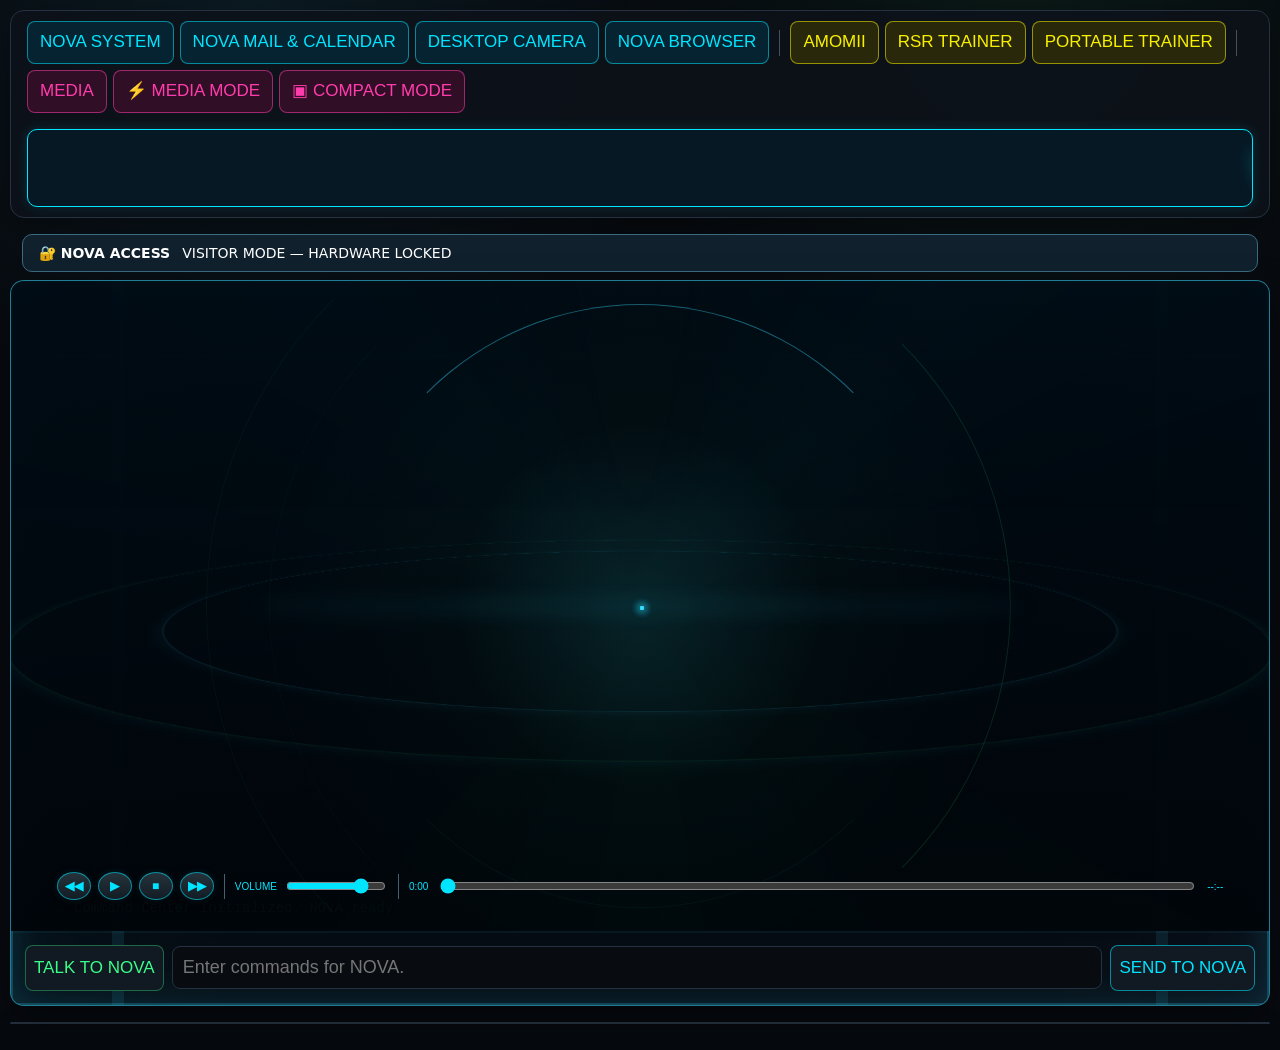
<file: index.html>
<!DOCTYPE html>

<html lang="en">
<head>
<meta charset="utf-8"/>
<meta content="width=device-width, initial-scale=1.0" name="viewport"/>
<title>NOVA Command Center</title>
<link rel="stylesheet" href="nova.css?v=1.9.7-theme-repair-buttons12">
<link rel="stylesheet" href="hardware/rsr-trainer/rsr-trainer.css?v=1.9.23">
<link rel="stylesheet" href="hardware/amomii-one/amomii-one.css?v=1.0.0">

<link rel="icon" href="data:image/svg+xml,<svg xmlns=%22http://www.w3.org/2000/svg%22 viewBox=%220 0 64 64%22><text y=%2252%22 font-size=%2252%22>⚡</text></svg>">
<!-- NOVA 1.8.1: page styles moved to nova.css; loaded after base rules in original order. -->

<!-- NOVA 1.9.16: viewport-based theater, independent of dashboard transforms -->
<style id="novaTheaterMainFix">
/* 1.9.20: constrain the theater to the viewport, not the viewport WIDTH. */
.novaUnifiedConsole{position:relative!important}
.novaUnifiedConsole .novaLeftHome{position:relative!important;overflow:hidden!important}
body.novaHybridVideoActive .novaUnifiedConsole .novaLeftHome{
 height:clamp(220px, calc(100dvh - 245px), 680px)!important;
 min-height:0!important;max-height:calc(100dvh - 245px)!important;
}
#novaHybridVideoStage[hidden],#novaHybridBackOrb[hidden]{display:none!important}
.novaUnifiedConsole .novaLeftHome > #novaHybridVideoStage:not([hidden]){
 position:absolute!important;inset:0!important;
 width:100%!important;height:100%!important;aspect-ratio:auto!important;
 max-width:none!important;max-height:none!important;min-width:0!important;min-height:0!important;
 margin:0!important;padding:0!important;transform:none!important;
 display:block!important;background:#000!important;overflow:hidden!important;
 border:0!important;border-radius:6px!important;z-index:160!important;
}
.novaUnifiedConsole .novaLeftHome > #novaHybridVideoStage:not([hidden]) iframe,
.novaUnifiedConsole .novaLeftHome > #novaHybridVideoStage:not([hidden]) video{
 display:block!important;position:absolute!important;inset:0!important;
 width:100%!important;height:100%!important;max-width:none!important;max-height:none!important;
 margin:0!important;transform:none!important;object-fit:contain!important;border:0!important;background:#000!important;
}
/* RETURN TO ORB — visible only in video mode */

.novaUnifiedConsole > #novaHybridBackOrb:not([hidden]){
    position:absolute!important;
    right:12px!important;
    top:12px!important;
    left:auto!important;
    bottom:auto!important;
    z-index:1100!important;
    display:inline-flex!important;
    visibility:visible!important;
    opacity:1!important;
    background:#092633!important;
    color:#a8f1ff!important;
    border:1px solid #2acbe9!important;
    border-radius:7px!important;
    padding:8px 12px!important;
    cursor:pointer!important;
    font-weight:700!important;
}

/* Hide when the video screen is inactive */
body:not(.novaHybridVideoActive)
.novaUnifiedConsole > #novaHybridBackOrb {
    display:none!important;
}

/* Also handle the actual media-controls location used by NOVA. */
body:not(.novaHybridVideoActive) #novaMediaVideoControls #novaHybridBackOrb {
    display:none!important;
}
body.novaHybridVideoActive #novaMediaVideoControls #novaHybridBackOrb:not([hidden]) {
    display:inline-flex!important;
    visibility:visible!important;
    opacity:1!important;
}

/* Respect the button's hidden attribute */
#novaHybridBackOrb[hidden]{
    display:none!important;
}
.novaUnifiedConsole .novaAdaptivePlayer{position:relative!important;z-index:300!important}
.novaUnifiedConsole .novaUnifiedBody{position:relative!important;z-index:300!important}
@media(max-height:600px){body.novaHybridVideoActive .novaUnifiedConsole .novaLeftHome{height:max(180px,calc(100dvh - 220px))!important;max-height:none!important}}

/* NOVA reversible video/orb navigation */
#novaReturnToVideoButton[hidden]{display:none!important}
#novaReturnToVideoButton{
 position:absolute!important;right:12px!important;top:12px!important;
 z-index:1101!important;align-items:center;justify-content:center;
 background:#092633!important;color:#a8f1ff!important;
 border:1px solid #2acbe9!important;border-radius:7px!important;
 padding:8px 12px!important;cursor:pointer!important;font-weight:700!important;
}
body.novaHybridVideoParked #novaHybridVideoStage{display:none!important}
body.novaHybridVideoParked #novaCoreContainer{display:block!important}
body.novaHybridVideoParked .novaUnifiedConsole .novaLeftHome{
 height:auto!important;max-height:none!important;
}
body.novaHybridVideoParked #novaHybridBackOrb{display:none!important}
</style>
<style id="novaVoiceBottomPlacement">
.novaConsoleCommandRow{display:flex!important;align-items:center!important;gap:8px!important;flex-wrap:nowrap!important}
.novaConsoleCommandRow #voiceButton{order:0!important;flex:0 0 auto!important;width:auto!important;min-width:118px!important;max-width:none!important;margin:0!important;white-space:nowrap!important}
.novaConsoleCommandRow #commandInput{order:1!important;flex:1 1 auto!important;min-width:0!important;width:auto!important}
.novaConsoleCommandRow > button:not(#voiceButton){order:2!important;flex:0 0 auto!important;white-space:nowrap!important}
@media(max-width:520px){.novaConsoleCommandRow{gap:5px!important}.novaConsoleCommandRow #voiceButton{min-width:0!important;padding:8px 6px!important}.novaConsoleCommandRow > button:not(#voiceButton){padding:8px 6px!important}}
</style>

<style id="novaReadableFloatingStreamFix">
/* Dedicated visible layer independent of NOVA's legacy hidden tickers. */
.novaUnifiedConsole .novaLeftHome{position:relative!important;isolation:isolate!important}
#novaHudTicker,#novaPersistentTicker{display:none!important}
#novaReadableVoiceOverlay{
 position:absolute!important;inset:0!important;display:block!important;
 z-index:2147483000!important;pointer-events:none!important;overflow:hidden!important;
 background:none!important;border:0!important;box-shadow:none!important;
 visibility:visible!important;opacity:1!important;
}
#novaReadableVoiceOverlay .novaReadableFloatingLine{
 position:absolute!important;left:5%!important;bottom:12px!important;
 width:90%!important;box-sizing:border-box!important;
 font:500 clamp(11px,1.1vw,14px)/1.35 Consolas,monospace!important;
 color:#79d99a!important;text-shadow:0 1px 2px #001b09,0 0 3px #075b27!important;
 background:none!important;border:0!important;padding:0!important;margin:0!important;
 overflow-wrap:anywhere!important;white-space:normal!important;
 animation:novaReadableRise 12s linear forwards!important;
}
@keyframes novaReadableRise{
 0%{transform:translateY(0);opacity:0}
 5%{opacity:1}
 42%{opacity:1}
 55%{opacity:.72}
 75%{opacity:.25}
 100%{transform:translateY(var(--nova-travel,-450px));opacity:0}
}
</style>

<style id="novaMediaCenter20261013">
/* Restore floating text travel; overlay stays transparent and non-interactive. */
#novaReadableVoiceOverlay{overflow:hidden!important;pointer-events:none!important}
#novaReadableVoiceOverlay .novaReadableFloatingLine{
 animation:novaReadableRise 12s linear forwards!important;
 will-change:transform,opacity;
}
/* One combined Media Center, with persistent show/hide sections. */
.novaMediaCenterToolbar{display:flex;align-items:center;justify-content:space-between;gap:12px;flex-wrap:wrap;padding:12px 14px;border:1px solid #28576a;border-radius:9px;background:#091b25;color:#69eaff;letter-spacing:1px;margin-bottom:12px}
.novaMediaCenterToolbar button{background:#112a36;color:#9ceeff;border:1px solid #34768c;border-radius:7px;padding:9px 12px;cursor:pointer}
.novaUnifiedMediaBody{display:block!important}
.novaMediaCenterSection{border:1px solid #274553;border-radius:9px;margin:0 0 12px;background:#080f17;overflow:hidden}
.novaMediaCenterSection>summary{cursor:pointer;user-select:none;padding:13px 15px;font-weight:800;letter-spacing:1.3px;color:#50e5ff;background:#0d202a}
.novaMediaCenterSection>.novaMediaBox{margin:0!important;border:0!important;border-radius:0!important;width:100%!important}
.novaMediaCenterSection:not([open])>.novaMediaBox{display:none!important}
/* Wild, randomized accents while preserving the scrolling trajectory. */
body.novaElectricMediaMode #novaReadableVoiceOverlay .novaReadableFloatingLine{color:var(--nova-electric,#36d9ff)!important;text-shadow:0 0 8px currentColor,0 0 19px currentColor!important}
body.novaElectricMediaMode #novaReadableVoiceOverlay .novaMediaFlash{animation:novaReadableRise 12s linear forwards,novaWildFlash .44s steps(2,end) infinite!important;animation-delay:0s,var(--nova-effect-delay,0s)!important}
body.novaElectricMediaMode #novaReadableVoiceOverlay .novaMediaGlitch{animation:novaReadableRise 12s linear forwards,novaWildGlitch .7s steps(3,end) infinite!important}
body.novaElectricMediaMode #novaReadableVoiceOverlay .novaMediaRainbow{animation:novaReadableRise 12s linear forwards,novaWildRainbow 1.2s linear infinite!important}
body.novaElectricMediaMode #novaReadableVoiceOverlay .novaMediaPulse{animation:novaReadableRise 12s linear forwards,novaWildPulse .65s ease-in-out infinite!important}
body.novaElectricMediaMode #novaReadableVoiceOverlay .novaMediaJitter{animation:novaReadableRise 12s linear forwards,novaWildJitter .3s steps(3,end) infinite!important}
body.novaElectricMediaMode .novaWelcomeMarquee #now{animation:novaWildRainbow 1.5s linear infinite!important}
@keyframes novaWildFlash{0%,46%,100%{visibility:visible}47%,70%{visibility:hidden}}
@keyframes novaWildGlitch{0%,100%{letter-spacing:normal;filter:none}30%{letter-spacing:3px;filter:hue-rotate(120deg)}65%{letter-spacing:-.5px;filter:hue-rotate(280deg)}}
@keyframes novaWildRainbow{0%{color:#00e5ff;text-shadow:0 0 9px #00e5ff}25%{color:#ff3cac;text-shadow:0 0 14px #ff3cac}50%{color:#f9f000;text-shadow:0 0 14px #f9f000}75%{color:#39ff88;text-shadow:0 0 14px #39ff88}100%{color:#00e5ff;text-shadow:0 0 9px #00e5ff}}
@keyframes novaWildPulse{0%,100%{font-size:clamp(11px,1.1vw,14px);letter-spacing:0}50%{font-size:clamp(14px,1.5vw,19px);letter-spacing:2px}}
@keyframes novaWildJitter{0%,100%{text-indent:0;filter:none}30%{text-indent:10px;filter:hue-rotate(100deg)}70%{text-indent:-8px;filter:hue-rotate(240deg)}}
@media(prefers-reduced-motion:reduce){body.novaElectricMediaMode #novaReadableVoiceOverlay .novaReadableFloatingLine{animation:novaReadableRise 12s linear forwards!important}body.novaElectricMediaMode .novaWelcomeMarquee #now{animation:none!important}}
</style>
<style id="novaMediaSystemStackFix20261013">
/* Match NOVA SYSTEM: one centered dialog, full-width vertically stacked sections. */
.novaFloatPanel[data-nova-panel="library"]{
  top:clamp(24px,5vh,55px)!important;left:50%!important;
  transform:translateX(-50%)!important;width:min(980px,96vw)!important;
  height:min(88dvh,820px)!important;max-height:94dvh!important;
  padding:20px!important;resize:both!important;
  background:#080d15!important;border:1px solid #2b3e50!important;
  border-radius:13px!important;overflow:auto!important;
}
.novaFloatPanel[data-nova-panel="library"] > #novaMediaLeft{
  display:block!important;flex:none!important;width:100%!important;
  max-width:100%!important;height:auto!important;min-height:0!important;
  overflow:visible!important;margin:0!important;padding:0!important;
}
.novaFloatPanel[data-nova-panel="library"] .novaMediaCenterToolbar{
  display:flex!important;align-items:center!important;justify-content:space-between!important;
  width:100%!important;min-height:60px!important;margin:0 0 14px!important;
  padding:12px 54px 12px 18px!important;background:#0d141e!important;
  border:1px solid #293d4d!important;border-radius:10px!important;
}
.novaFloatPanel[data-nova-panel="library"] .novaMediaCenterToolbar strong{
  color:#35dfff!important;font-size:15px!important;letter-spacing:2px!important;
}
.novaFloatPanel[data-nova-panel="library"] .novaUnifiedMediaBody{
  display:flex!important;flex-direction:column!important;grid-template-columns:none!important;
  grid-template-rows:none!important;gap:12px!important;
  width:100%!important;height:auto!important;min-height:0!important;
  padding:0!important;overflow:visible!important;
}
.novaFloatPanel[data-nova-panel="library"] .novaMediaCenterSection{
  display:block!important;flex:none!important;width:100%!important;height:auto!important;
  min-height:0!important;max-height:none!important;overflow:visible!important;
  margin:0!important;border:1px solid #293d4d!important;border-radius:10px!important;
  background:#080e16!important;
}
.novaFloatPanel[data-nova-panel="library"] .novaMediaCenterSection > summary{
  display:list-item!important;cursor:pointer!important;padding:17px 18px!important;
  color:#35dfff!important;background:#09121b!important;
  font-size:14px!important;font-weight:800!important;letter-spacing:1px!important;
}
.novaFloatPanel[data-nova-panel="library"] .novaMediaCenterSection > .novaMediaBox{
  display:flex!important;flex-direction:column!important;flex:none!important;
  width:100%!important;height:auto!important;min-height:0!important;
  max-height:none!important;overflow:visible!important;padding:18px!important;
  border:0!important;margin:0!important;background:#08121c!important;
}
.novaFloatPanel[data-nova-panel="library"] .novaMediaCenterSection:not([open]) > .novaMediaBox{
  display:none!important;
}
.novaFloatPanel[data-nova-panel="library"] #library,
.novaFloatPanel[data-nova-panel="library"] #tracks{
  flex:none!important;min-height:90px!important;height:auto!important;
  max-height:260px!important;overflow-y:auto!important;
}
.novaFloatPanel[data-nova-panel="library"] #playlistNames{
  flex:none!important;height:auto!important;min-height:42px!important;
  max-height:160px!important;overflow-y:auto!important;
}
.novaFloatPanel[data-nova-panel="library"] .novaFloatClose{
  position:absolute!important;right:30px!important;top:36px!important;
  width:30px!important;height:30px!important;
}
@media(max-width:760px){
  .novaFloatPanel[data-nova-panel="library"]{
    top:12px!important;left:50%!important;width:96vw!important;
    height:94dvh!important;max-height:94dvh!important;
    padding:10px!important;resize:none!important;
  }
  .novaFloatPanel[data-nova-panel="library"] .novaMediaCenterToolbar{
    padding:10px 42px 10px 10px!important;
  }
  .novaFloatPanel[data-nova-panel="library"] .novaFloatClose{
    right:19px!important;top:21px!important;
  }
}
</style>

<style id="novaMailCalendarStyle">
.novaMailTabs,.novaMailToolbar,.novaMailActions{display:flex;gap:8px;flex-wrap:wrap;align-items:center;margin:10px 0 15px}
.novaMailToolbar label{display:flex;align-items:center;gap:9px}
#novaMailContent{padding:12px 4px}
#novaMailContent[hidden],#novaMailReader[hidden],#novaMailComposer[hidden],#novaCalendarContent[hidden]{display:none!important}
.novaMailList{display:flex;flex-direction:column;gap:8px}
.novaMailItem{display:block;width:100%;text-align:left;background:#0b1b29;color:#d6edf7;border:1px solid #2a5264;border-radius:8px;padding:12px;cursor:pointer}
.novaMailItem strong{display:block;color:#49dfff;margin:4px 0}
.novaMailItem small{color:#9ab8c8}
#novaMailReader,#novaMailComposer{border:1px solid #2a5264;border-radius:9px;padding:16px;margin-top:14px;background:#091723}
#novaMailReaderBody{white-space:pre-wrap;overflow-wrap:anywhere;font:inherit;max-height:360px;overflow:auto}
#novaMailComposer label{display:block;margin:10px 0;color:#9bdde9}
#novaMailComposer input,#novaMailComposer textarea,#novaMailAccount{box-sizing:border-box;width:100%;background:#09131c;color:#e2f6ff;border:1px solid #356477;border-radius:6px;padding:10px}
#novaMailAccount{width:auto}
</style><style id="novaVoiceMailStyles">
.novaVoiceMailBar{display:flex;align-items:center;flex-wrap:wrap;gap:8px;margin:8px 0 12px}
.novaVoiceMailBar input{flex:1 1 230px;min-width:180px;background:#081824;color:#e1f7ff;border:1px solid #346174;border-radius:6px;padding:10px}
#novaVoiceMailStatus{flex:1 1 100%;font-size:12px;color:#80d7e9}
</style><style>
#novaPermanentMedia label[role="button"],#novaIntegratedMediaLibrary label[role="button"]{display:inline-flex;align-items:center;justify-content:center;cursor:pointer;user-select:none;}
#novaPermanentMedia .novaMediaRow>label[role="button"]{border:1px solid #4c6880;border-radius:5px;padding:7px 12px;background:#183349;color:#e8f8ff;font:inherit;font-weight:600;}
#novaPermanentMedia label[role="button"]:focus-visible,#novaIntegratedMediaLibrary label[role="button"]:focus-visible{outline:2px solid #75e3ff;outline-offset:2px;}
</style>
</head>
<body>
<div class="app">
<header>
<div class="brand">
<h1>NOVA COMMAND CENTER</h1>
<p>VOICE &amp; TEXT COMMAND CENTER UI - AMOMII HARDWARE CONTROLLER FOR RSR DIGITAL/ANALOG TRAINER</p>
<div class="headerNovaControls">
  <div class="buttonGrid">
    <button class="control" onclick="openNovaSystemScreen()">NOVA SYSTEM</button>
    <!-- NOVA HISTORY is now part of NOVA SYSTEM; retained hidden for legacy activity hooks. -->
    <button class="control" type="button" id="novaHistoryNavButton" aria-controls="novaHudTicker" aria-expanded="false" hidden style="display:none!important">NOVA HISTORY</button>
    <button class="control" onclick="openNovaCalendarScreen()">NOVA MAIL &amp; CALENDAR</button>
    <button class="control" type="button" onclick="openNovaCameraScreen()">DESKTOP CAMERA</button>
  </div>
</div>
</div>
<div class="headerStatus">
</div>

</header>
<div class="mainGrid novaSingleStack">
<div class="novaTopStack">


<div class="panel card novaUnifiedConsole">
<div class="novaLeftHome">
<div id="novaPermanentMedia" aria-label="NOVA permanent media workspace">
  <div class="novaMediaNow" id="novaMediaNowCard"><strong>NOVA • NOW PLAYING</strong><span id="now">WELCOME TO NOVA!</span><div id="novaMediaVideoControls" aria-label="Video display controls"></div><section class="novaTopPlayback" aria-label="Universal media playback"><div class="novaMediaRow"><button id="prev" type="button">◀◀</button><button id="toggle" type="button">▶ PLAY / PAUSE</button><button id="stop" type="button">■ STOP</button><button id="next" type="button">▶▶</button></div><div class="novaMediaRow"><label for="volume">VOLUME</label><input id="volume" type="range" min="0" max="1" step=".01" value=".8"></div><input id="seek" type="range" min="0" max="100" value="0" aria-label="Playback progress"></section></div>
  <div class="novaMediaSide" id="novaMediaLeft">
    <section class="novaMediaBox"><h2>MEDIA LIBRARY</h2><input id="search" type="text" placeholder="Search songs, videos, YouTube..."><div class="novaMediaRow"><select id="filter" class="grow"><option value="all">ALL MEDIA</option><option value="music">MUSIC</option><option value="video">VIDEO</option><option value="youtube">YOUTUBE</option></select><button id="refresh" type="button">REFRESH</button></div><div class="novaMediaRow"><label id="addMusic" for="novaPermanentMusicFiles" role="button" tabindex="0">+ MUSIC</label><label id="addVideos" for="novaPermanentVideoFiles" role="button" tabindex="0">+ VIDEO</label><label id="addFolder" for="novaPermanentFolderFiles" role="button" tabindex="0">+ FOLDER</label></div><div class="novaMediaRow"><input id="ytLink" class="grow" type="text" placeholder="YouTube URL"><button id="addYt" type="button">+ YOUTUBE</button></div><div id="library" class="novaMediaList"></div></section>
  </div>
  <div class="novaMediaSide" id="novaMediaRight">
    <section class="novaMediaBox novaCombinedPlaylist"><h2>PLAYLISTS</h2><div class="novaMediaRow"><input id="newName" class="grow" type="text" placeholder="New playlist name"><button id="create" type="button">+ CREATE</button></div><div id="playlistNames" class="novaMediaList novaPlaylistChoices" aria-label="Select playlist"></div><div class="novaPlaylistDivider"></div><h3>EDIT SELECTED PLAYLIST</h3><div class="novaMediaRow"><input id="rename" class="grow" type="text" placeholder="Playlist name"><button id="renameBtn" type="button">RENAME</button></div><div class="novaMediaRow"><span id="count" class="muted"></span><button id="clear" type="button">CLEAR</button><button id="deleteBtn" type="button">DELETE LIST</button></div><div id="tracks" class="novaMediaList novaPlaylistTracks"></div><p class="muted">▲ ▼ reorder · REMOVE keeps your original files</p></section>
  </div>
  <input id="novaPermanentMusicFiles" type="file" accept="audio/*,.mp3,.wav,.m4a,.flac,.ogg,.opus" multiple style="position:absolute;width:1px;height:1px;opacity:0;pointer-events:none">
  <input id="novaPermanentVideoFiles" type="file" accept="video/*" multiple style="position:absolute;width:1px;height:1px;opacity:0;pointer-events:none">
  <input id="novaPermanentFolderFiles" type="file" webkitdirectory directory multiple style="position:absolute;width:1px;height:1px;opacity:0;pointer-events:none">
</div>

      <div id="novaIntegratedMediaLibrary" aria-label="NOVA Media Library">
        <div class="novaMediaLibraryHeader">
          <div class="novaMediaLibraryIdentity">
            <div class="novaMediaLibraryEyebrow">NOVA MEDIA SYSTEM</div>
            <div class="novaMediaLibraryTitle">MEDIA LIBRARY</div>
          </div>
          <label class="novaMediaLibraryAction" id="novaMediaAddMusic" for="novaPermanentMusicFiles" role="button" tabindex="0">ADD MUSIC</label>
          <label class="novaMediaLibraryAction" id="novaMediaAddFolder" for="novaPermanentFolderFiles" role="button" tabindex="0">ADD FOLDER</label>
          <button type="button" class="novaMediaLibraryAction" id="novaMediaLibraryClose" title="Close">×</button>
        </div>
        <div class="novaHubTabs">
<button id="novaHubMusicTab" type="button">MUSIC PLAYLIST</button>
<button id="novaHubVideoTab" type="button">VIDEO PLAYLIST</button>
<button id="novaHubYouTubeTab" type="button">YOUTUBE PLAYLIST</button>
</div>
<div id="novaMediaLibraryNow">
          <div id="novaMediaLibraryNowTitle">NO TRACK SELECTED</div>
          <div id="novaMediaLibraryCount">0 TRACKS</div>
        </div>
        <div id="novaMediaLibraryList"></div>
        <div id="novaIntegratedVideoLibrary" class="novaIntegratedMediaPage">
          <div class="novaMediaPageToolbar">
            <label class="novaMediaLibraryAction" id="novaAddVideosButton" for="videoFiles" role="button" tabindex="0">ADD VIDEOS</label>
<button type="button" class="novaMediaLibraryAction" id="novaClearVideosButton">CLEAR VIDEO PLAYLIST</button>
            <span id="novaVideoCount">0 VIDEOS</span>
          </div>
          <video id="videoPlayer" controls playsinline></video>
          <div class="novaMediaPageControls">
            <button type="button" onclick="previousVideo()">PREVIOUS</button>
            <button type="button" onclick="toggleVideo()">PLAY / PAUSE</button>
            <button type="button" onclick="stopVideo()">STOP</button>
            <button type="button" onclick="nextVideo()">NEXT</button>
          </div>
          <label class="novaMediaVolumeLabel">VOLUME
            <input id="videoVolume" type="range" min="0" max="1" step=".01" value=".8">
          </label>
          <div id="videoList" class="novaMediaVideoList"></div>
        </div>

        <div id="novaIntegratedYouTube" class="novaIntegratedMediaPage">
          <div class="novaYouTubeRow">
            <input id="youtubeInput" type="text" placeholder="Paste YouTube URL or video ID">
            <button type="button" class="novaMediaLibraryAction" onclick="loadYouTube()">LOAD</button>
          </div>
          <div class="novaYouTubeFrameWrap">
            <iframe id="youtubeFrame" src="" allow="autoplay; encrypted-media; picture-in-picture" allowfullscreen></iframe>
          </div>
          <div class="novaMediaPageControls">
            <button type="button" onclick="youtubeCommand('playVideo')">PLAY</button>
            <button type="button" onclick="youtubeCommand('pauseVideo')">PAUSE</button>
            <button type="button" onclick="youtubeCommand('stopVideo')">STOP</button>
          </div>
<div class="novaYouTubePlaylistTools">
<button type="button" class="novaMediaLibraryAction" id="novaSaveYouTubeButton">SAVE CURRENT</button>
<button type="button" class="novaMediaLibraryAction" id="novaClearYouTubeButton">CLEAR PLAYLIST</button>
</div>
<div id="novaYouTubeSavedList"></div>
        </div>

      </div>
      <div class="novaFutureField" aria-hidden="true">
        <div class="novaScanBeam"></div>
        <div class="novaHorizon novaHorizonOne"></div>
        <div class="novaHorizon novaHorizonTwo"></div>
        <div class="novaEnergyArc novaEnergyArcA"></div>
        <div class="novaEnergyArc novaEnergyArcB"></div>
        <div class="novaEnergyArc novaEnergyArcC"></div>
        <div class="novaOrbitParticle novaOrbitParticle1"></div>
        <div class="novaOrbitParticle novaOrbitParticle2"></div>
        <div class="novaOrbitParticle novaOrbitParticle3"></div>
        <div class="novaOrbitParticle novaOrbitParticle4"></div>
        <div class="novaMusicSpectrum" id="novaMusicSpectrum" aria-hidden="true"></div>
      </div>
      <div id="novaPersistentTicker" aria-live="polite">
        <div id="novaPersistentTickerTrack">NOVA SYSTEM ONLINE</div>
      </div>
<div id="novaCoreContainer">
<div id="novaPedestal">
<div id="novaThroneRing"></div>
<div id="novaGlyphLayer"></div>
<div id="novaConduits"></div>
</div>
<div id="novaOrb">
<div class="novaOuterRing"></div>
<div class="novaInnerRing"></div>
<div class="novaIris"><div class="novaName novaIrisDashboard"><div id="novaIrisPrimary">NOVA</div><div id="novaIrisSecondary"></div>
<div id="novaIrisResponse" aria-live="polite"></div></div></div>
<div class="novaWaveform"></div>
<div class="novaParticles"></div>
<div class="novaMusicPulseRing" id="novaMusicPulseRing"></div>
</div>
</div>
<div id="novaHybridVideoStage" aria-label="NOVA hybrid video display" hidden></div>
<div id="novaHybridNowPlaying" aria-live="polite" hidden><span id="novaHybridTrackName"></span><button type="button" id="novaHybridBackOrb">RETURN TO ORB</button></div>
<div id="novaLiveSpeechDisplay" aria-live="polite"></div>
<div id="novaMusicInfoDisplay" aria-live="polite">
  <div id="novaMusicInfoStatus"></div>
  <div id="novaMusicInfoTitle"></div>
  <div id="novaMusicInfoMeta"></div>
</div>
<div id="novaIntegratedMediaControls" aria-label="NOVA media controls">
  <div id="novaMediaProgressWrap">
    <div id="novaMediaProgressFill"></div>
  </div>
  <div class="novaMediaControlRow">
    <button type="button" class="novaMediaGlyph" id="novaMediaPrev" title="Previous track">◀◀</button>
    <button type="button" class="novaMediaGlyph novaMediaPlayGlyph" id="novaMediaPlayPause" title="Play / Pause">▶</button>
    <button type="button" class="novaMediaGlyph" id="novaMediaNext" title="Next track">▶▶</button>
  </div>
</div>
<div id="novaHudTicker" aria-live="polite">
  <span id="novaIrisSpeechText">NOVA READY.</span>
</div>
</div>
<div class="panelBody novaUnifiedBody">
<div class="voiceStatus novaConsoleVoiceStatus"><span class="dot red" id="voiceDot"></span><span id="voiceText">VOICE OFF</span></div>

<div class="commandRow mergedCommandRow novaConsoleCommandRow">
    <button class="control good full" id="voiceButton" onclick="toggleVoice()">TALK TO NOVA</button>
<input autocomplete="off" id="commandInput" placeholder="Enter commands for NOVA." type="text"/>
<button class="control primary" onclick="sendManualCommand()">SEND TO NOVA</button>
</div>

</div>
</div>



<div id="novaInternalResponseStores" style="display:none">
  <div id="lastHeard"></div>
  <div id="console"></div>
</div>
<div class="history" id="commandHistory" style="display:none"></div>
</div>
<div class="novaPanelStack">



<div class="panel mediaPanel startExpandedPanel" id="novaCalendarPanelSource" style="display:none">
<div class="panelHeader">NOVA MAIL &amp; CALENDAR</div>
<div class="panelBody">
<div class="novaVoiceMailBar" aria-label="NOVA mail and calendar voice commands">
 <button type="button" class="control" id="novaVoiceMailButton" onclick="novaVoiceMailListen()">🎙 TALK TO NOVA MAIL</button>
 <input id="novaVoiceMailInput" type="text" placeholder="Example: show inbox or draft email to name@example.com" aria-label="NOVA mail command">
 <button type="button" class="control" onclick="novaVoiceMailExecute()">RUN COMMAND</button>
 <span id="novaVoiceMailStatus" role="status" aria-live="polite">Voice and text commands ready.</span>
</div>
<div class="novaMailTabs" role="group" aria-label="Mail and calendar views">
<button type="button" class="control primary" id="novaMailTabCalendar" onclick="novaMailShow('calendar')">CALENDAR</button>
<button type="button" class="control" id="novaMailTabInbox" onclick="novaMailShow('inbox')">INBOX</button>
<button type="button" class="control" id="novaMailTabCompose" onclick="novaMailShow('compose')">COMPOSE</button>
<button type="button" class="control" id="novaMailTabSent" onclick="novaMailShow('sent')">SENT</button>
<button type="button" class="control" id="novaMailTabDrafts" onclick="novaMailShow('drafts')">DRAFTS</button>
</div>
<div id="novaCalendarContent">
<div class="calendarAccountBar">
<div class="calendarAccountStatus">
<span class="dot yellow" id="calendarAccountDot"></span>
<span id="calendarAccountText">LOCAL CALENDAR • OUTLOOK READY</span>
</div>
<button class="control" type="button" onclick="novaOutlookConnect('personal')">CONNECT PERSONAL OUTLOOK</button>
<button class="control" type="button" onclick="novaOutlookConnect('school')">CONNECT SCHOOL OUTLOOK</button>
<button class="control" type="button" onclick="novaOutlookRefresh()">SYNC OUTLOOK</button>
<button class="control" type="button" onclick="novaOutlookDisconnect()">DISCONNECT OUTLOOK</button>
</div>
<div class="calendarToolbar">
<div class="calendarToolbarGroup">
<button class="control primary" onclick="calendarToday()">TODAY</button>
<button class="control good" onclick="openCalendarEditor()">+ NEW EVENT</button>
<button class="control" onclick="refreshCalendar()">REFRESH</button>
</div>
<div class="calendarToolbarGroup">
<button class="control" id="calendarViewDay" onclick="setCalendarView('day')">DAY</button>
<button class="control" id="calendarViewWeek" onclick="setCalendarView('week')">WEEK</button>
<button class="control active" id="calendarViewMonth" onclick="setCalendarView('month')">MONTH</button>
<button class="control" id="calendarViewAgenda" onclick="setCalendarView('agenda')">AGENDA</button>
</div>
</div>
<div class="calendarHeader">
<button onclick="changeCalendarPeriod(-1)">‹</button>
<div class="calendarMonth" id="calendarMonth"></div>
<button onclick="changeCalendarPeriod(1)">›</button>
</div>
<div class="calendarGrid" id="calendarGrid"></div>
<div class="eventList" id="eventList"></div>
<div class="mediaControls">
<button class="control primary" onclick="voiceAddEvent()">ADD EVENT BY VOICE</button>
<button class="control" onclick="speakTodaysEvents()">READ TODAY</button>
</div>
</div>
<div id="novaMailContent" hidden>
 <div class="novaMailToolbar">
 <label>OUTLOOK ACCOUNT <select id="novaMailAccount"><option value="personal">PERSONAL</option><option value="school">SCHOOL</option></select></label>
 <button class="control" type="button" onclick="novaMailRefresh()">REFRESH MAIL</button>
 <span id="novaMailStatus" role="status">Connect your Outlook account in Calendar first.</span>
 </div>
 <div id="novaMailList" class="novaMailList"></div>
 <div id="novaMailReader" hidden><h3 id="novaMailReaderSubject"></h3><p id="novaMailReaderMeta"></p><pre id="novaMailReaderBody"></pre>
 <div class="novaMailActions">
 <button type="button" class="control" onclick="novaMailReply()">REPLY</button>
 <button type="button" class="control" onclick="novaMailForward()">FORWARD</button>
 <button type="button" class="control" onclick="novaMailArchive()">ARCHIVE</button>
 <button type="button" class="control" onclick="novaMailDelete()">DELETE</button>
 </div>
 </div>
 <div id="novaMailComposer" hidden>
 <label>TO <input id="novaMailTo" type="email" placeholder="recipient@example.com"></label>
 <label>SUBJECT <input id="novaMailSubject" type="text" placeholder="Subject"></label>
 <label>MESSAGE <textarea id="novaMailBody" rows="9" placeholder="Write your email..."></textarea></label>
 <div class="novaMailActions">
 <button type="button" class="control" onclick="novaMailSaveDraft()">SAVE DRAFT</button>
 <button type="button" class="control" id="novaMailDiscardDraft" onclick="novaMailDiscardDraft()" hidden>DISCARD DRAFT</button>
 <button type="button" class="control primary" onclick="novaMailSend()">REVIEW &amp; SEND</button>
 </div></div>
</div>
</div>
</div>
<div class="calendarModal" id="calendarModal" onclick="calendarModalBackdrop(event)">
<div aria-labelledby="calendarEditorTitle" aria-modal="true" class="calendarEditor" role="dialog">
<div class="panelHeader" id="calendarEditorTitle">NEW CALENDAR EVENT</div>
<div class="calendarEditorBody">
<input id="calendarEventId" type="hidden"/>
<label>
          TITLE
          <input id="calendarEventTitle" placeholder="Event title" type="text"/>
</label>
<div class="calendarEditorRow">
<label>
            DATE
            <input id="calendarEventDate" type="date"/>
</label>
<label>
            START TIME
            <input id="calendarEventTime" type="time"/>
</label>
</div>
<div class="calendarEditorRow">
<label>
            END TIME
            <input id="calendarEventEndTime" type="time"/>
</label>
<label>
            CALENDAR
            <select id="calendarEventCalendar" aria-label="Event calendar"><option value="local">NOVA LOCAL</option></select>
</label>
</div>
<label>
          NOTES
          <textarea id="calendarEventNotes" placeholder="Notes"></textarea>
</label>
<div class="calendarEditorActions">
<div>
<button class="control danger" id="calendarDeleteButton" onclick="deleteCalendarEventFromEditor()" style="display:none">DELETE</button>
</div>
<div>
<button class="control" onclick="closeCalendarEditor()">CANCEL</button>
<button class="control primary" onclick="saveCalendarEventFromEditor()">SAVE EVENT</button>
</div>
</div>
</div>
</div>
</div>

<div class="panel mediaPanel startExpandedPanel">

<div id="novaMediaCompatibilityHost" aria-hidden="true" style="display:none !important">
<audio controls="" id="audioPlayer"></audio>
<input accept="audio/*,.mp3,.wav,.m4a,.aac,.ogg,.flac,.opus,.webm" hidden="" id="musicFiles" multiple="" onchange="handleMusicFiles(event)" type="file"/>
<input accept="audio/*,.mp3,.wav,.m4a,.aac,.ogg,.flac,.opus,.webm" directory="" hidden="" id="musicFolderFallback" multiple="" type="file" webkitdirectory=""/>
<div class="mediaList" id="musicList"><input id="videoFiles" type="file" accept="video/*" multiple hidden>
</div>
<div class="musicDropZone" id="musicDropZone">
          DRAG &amp; DROP MUSIC FILES OR A MUSIC FOLDER HERE
        </div>
<input id="musicVolume" max="1" min="0" step=".01" style="width:100%" type="range" value=".8"/>
<span class="voiceSubtitle" id="musicCount">0 tracks</span>
<div class="musicFolderStatus" id="musicPlaylistStatus">PLAYLIST: CHECKING...</div>
<div class="musicFolderStatus" id="musicFolderStatus">NO MUSIC FOLDER LINKED</div>
</div>
</div>

<div class="panel card cameraMonitor startExpandedPanel" id="novaCameraPanelSource" style="display:block">
<div class="panelHeader">DESKTOP CAMERA MONITOR</div>
<div class="panelBody">
<div class="cameraViewport" id="cameraViewport">
<video autoplay="" id="desktopCameraVideo" muted="" playsinline=""></video>
<div class="cameraPlaceholder" id="cameraPlaceholder">CAMERA OFFLINE</div>
</div>
<select aria-label="Desktop camera selector" class="cameraSelect" id="desktopCameraSelect">
<option value="">DEFAULT CAMERA</option>
</select>
<div class="cameraControls">
<button class="control good" onclick="startDesktopCamera()">START CAMERA</button>
<button class="control danger" onclick="stopDesktopCamera()">STOP CAMERA</button>
<button class="control" onclick="snapshotDesktopCamera()">SNAPSHOT</button>
<button class="control danger" id="cameraRecordButton" onclick="toggleDesktopCameraRecording()">RECORD</button>
<button class="control primary full" onclick="fullscreenDesktopCamera()">FULL SCREEN WINDOW</button>
</div>
<div class="cameraStatusRow"><span class="dot red" id="cameraStatusDot"></span><span id="cameraStatusText">CAMERA OFFLINE</span></div>
<canvas class="cameraSnapshot" id="desktopCameraSnapshot"></canvas>
</div>
</div>

<div class="panel card">
<div class="panelHeader">NOVA BROWSER</div>
<div class="panelBody">
<div class="browserSearchRow">
<input autocomplete="off" id="novaGoogleSearch" placeholder="Search Google or enter a website..." type="text"/>
<button class="control primary" onclick="novaBrowserGo()" type="button">GO</button>
<button class="control" onclick="startNovaBrowserVoiceSearch()" type="button">🎙 VOICE</button>
</div>
<div class="buttonGrid browserQuickLaunch">
<button class="control primary" onclick="openNovaBrowserPage('https://www.google.com/')" type="button">GOOGLE</button>
<button class="control" onclick="openNovaBrowserPage('https://mail.google.com/')" type="button">GMAIL</button>
<button class="control" onclick="openNovaBrowserPage('https://www.youtube.com/')" type="button">YOUTUBE</button>
<button class="control" onclick="openNovaBrowserPage('https://maps.google.com/')" type="button">MAPS</button>
<button class="control" onclick="openNovaBrowserPage('https://drive.google.com/')" type="button">DRIVE</button>
<button class="control" onclick="addNovaBookmark()" type="button">+ BOOKMARK</button>
</div>
<div class="browserHint">
        OPENS IN A REAL BROWSER WINDOW • GOOGLE LOGIN + NORMAL BROWSER BOOKMARKS WORK THERE
      </div>
<div class="panelSubHeader" style="margin-top:10px">NOVA BOOKMARKS</div>
<div class="novaBookmarkList" id="novaBookmarkList"></div>
<div class="browserHint">
        VOICE: “SEARCH GOOGLE FOR ARDUINO MEGA” • “OPEN GOOGLE” • “OPEN GMAIL” • “OPEN YOUTUBE”
      </div>
</div>
</div>
<div class="panel card">
<div class="panelHeader controllerHeader">
<span>AMOMII HARDWARE CONTROLLER</span>
<div class="connectionStatus">
<span class="dot red" id="connectionDot"></span>
<span id="connectionText">DISCONNECTED</span>
</div>
</div>
<div class="panelBody collapsed">
<div class="buttonGrid">
<button class="control primary full" id="connectionButton" onclick="toggleConnection()">CONNECT</button>
<button class="control full" id="boardLedButton" onclick="toggleBoardLed()">LED</button>
<button class="control" onclick="sendCloudCommand('help')">HELP</button>
<button class="control" onclick="stopBoard()">STOP</button>
<button class="control warn" onclick="sendCloudCommand('blink 5')">BLINK 5</button>
<button class="control warn" onclick="sendCloudCommand('sos')">SOS</button>
</div>
<div class="panelSection controllerSystemPanel">
<div class="panelSubHeader systemCollapseHeader" onclick="toggleSystemPanel(this)">
<span>SYSTEM</span>
<span class="collapseArrow">▸</span>
</div>
<div class="systemCollapseBody collapsed">
<div class="systemActionRow">
<button class="control" onclick="sendCloudCommand('status')">STATUS</button>
<button class="control" onclick="runSystemTest()">RUN SYSTEM TEST</button>
</div>
<div class="statList">
<div class="stat"><span>Board</span><span>AMOMII ONE</span></div>
<div class="stat"><span>Connection</span><span id="statusConnection">OFFLINE</span></div>
<div class="stat"><span>System</span><span id="statusSystem">READY</span></div>
<div class="stat"><span>LED</span><span id="statusLed">UNKNOWN</span></div>
<div class="stat"><span>Blinking</span><span id="statusBlinking">NO</span></div>
<div class="stat"><span>Blink speed</span><span id="statusBlinkSpeed">—</span></div>
<div class="stat"><span>Commands</span><span id="statusCommands">0</span></div>
<div class="stat"><span>Uptime</span><span id="uptime">00:00:00</span></div>
</div>
<div class="testGrid systemTestGrid">
<div class="testItem"><span>Serial</span><span class="testValue pending" id="testSerial">—</span></div>
<div class="testItem"><span>LED</span><span class="testValue pending" id="testLed">—</span></div>
<div class="testItem"><span>Timing</span><span class="testValue pending" id="testTiming">—</span></div>
<div class="testItem"><span>Memory</span><span class="testValue pending" id="testMemory">—</span></div>
<div class="testItem"><span>Commands</span><span class="testValue pending" id="testCommands">—</span></div>
<div class="testItem"><span>System</span><span class="testValue pending" id="testSystem">—</span></div>
</div>
<div class="testResult" id="testResult">NOT RUN</div>
</div>
</div>
</div>
</div>

<div class="panel card rsrTrainerController">
<div class="panelHeader">RSR TRAINER ONE CONTROLLER</div>
<div class="panelBody">
<div class="buttonGrid">
<button aria-pressed="false" class="control" id="trainerLedButton0" onclick="toggleTrainerLed(0)">LED 0</button>
<button aria-pressed="false" class="control" id="trainerLedButton1" onclick="toggleTrainerLed(1)">LED 1</button>
<button aria-pressed="false" class="control" id="trainerLedButton2" onclick="toggleTrainerLed(2)">LED 2</button>
<button aria-pressed="false" class="control" id="trainerLedButton3" onclick="toggleTrainerLed(3)">LED 3</button>
<button aria-pressed="false" class="control" id="trainerLedButton4" onclick="toggleTrainerLed(4)">LED 4</button>
<button aria-pressed="false" class="control" id="trainerLedButton5" onclick="toggleTrainerLed(5)">LED 5</button>
<button aria-pressed="false" class="control" id="trainerLedButton6" onclick="toggleTrainerLed(6)">LED 6</button>
<button aria-pressed="false" class="control" id="trainerLedButton7" onclick="toggleTrainerLed(7)">LED 7</button>
</div>
<div class="panelSection">
<div class="panelSubHeader">TRAINER COMMANDS</div>
<div class="buttonGrid">
<button aria-pressed="false" class="control" id="trainerAllButton" onclick="toggleTrainerAll()">ALL ON</button>
<button class="control warn" onclick="trainerBlink()">BLINK</button>
<button class="control warn" onclick="trainerSOS()">SOS</button>
<button class="control warn" onclick="trainerMorse()">MORSE</button>
</div>
</div>
<div class="panelSection rsrPhysicalInputs">
<div class="panelSubHeader">PHYSICAL INPUTS</div>
<div class="rsrInputGrid">
<div class="rsrInputIndicator" id="rsrSwitchIndicator0">
<span>SWITCH 0</span>
<span class="rsrInputState" id="rsrSwitchState0">UNKNOWN</span>
</div>
</div>
</div>
<div class="panelSection rsrPatternControls">
<div class="panelSubHeader">LIGHT PATTERNS</div>
<div class="rsrPatternGrid">
<button class="control trainerPatternButton" data-pattern="KNIGHT RIDER" onclick="startTrainerPatternUI('knight','KNIGHT RIDER',this)">KNIGHT RIDER</button>
<button class="control trainerPatternButton" data-pattern="CHASE" onclick="startTrainerPatternUI('chase','CHASE',this)">CHASE</button>
<button class="control trainerPatternButton" data-pattern="REVERSE CHASE" onclick="startTrainerPatternUI('reverse','REVERSE CHASE',this)">REVERSE CHASE</button>
<button class="control trainerPatternButton" data-pattern="CENTER OUT" onclick="startTrainerPatternUI('center out','CENTER OUT',this)">CENTER OUT</button>
<button class="control trainerPatternButton" data-pattern="OUTSIDE IN" onclick="startTrainerPatternUI('outside in','OUTSIDE IN',this)">OUTSIDE IN</button>
<button class="control trainerPatternButton" data-pattern="ALTERNATE" onclick="startTrainerPatternUI('alternate','ALTERNATE',this)">ALTERNATE</button>
<button class="control trainerPatternButton" data-pattern="FILL" onclick="startTrainerPatternUI('fill','FILL',this)">FILL</button>
<button class="control trainerPatternButton" data-pattern="WAVE" onclick="startTrainerPatternUI('wave','WAVE',this)">WAVE</button>
<button class="control trainerPatternButton" data-pattern="POLICE" onclick="startTrainerPatternUI('police','POLICE',this)">POLICE</button>
<button class="control trainerPatternButton" data-pattern="STROBE" onclick="startTrainerPatternUI('strobe','STROBE',this)">STROBE</button>
<button class="control danger full" onclick="stopTrainerSystem()">STOP RSR TRAINER</button>
</div>
</div>
<div class="panelSection rsrSystemPanel">
<div class="panelSubHeader systemCollapseHeader" onclick="toggleSystemPanel(this)">
<span>RSR TRAINER SYSTEM</span>
<span class="collapseArrow">▸</span>
</div>
<div class="systemCollapseBody collapsed">
<div class="systemActionRow">
<button class="control primary" onclick="requestTrainerStatus()">STATUS</button>
<button class="control good" onclick="runTrainerTest()">RUN TEST</button>
</div>
<div class="statList rsrPatternStatus">
<div class="stat"><span>Trainer</span><span id="rsrStatus">READY</span></div>
<div class="stat"><span>LEDs</span><span>8</span></div>
<div class="stat"><span>Active Pattern</span><span id="rsrPatternName">NONE</span></div>
<div class="stat"><span>Pattern State</span><span id="rsrPatternState">STOPPED</span></div>
<div class="stat"><span>Pattern Speed</span><span id="rsrPatternSpeed">150 ms</span></div>
<div class="stat"><span>Test</span><span id="rsrTestResult">NOT RUN</span></div>
</div>
</div>
</div>
</div>
</div><div class="panel card">
<div class="panelHeader">PORTABLE TRAINER CONTROLLER</div>
<div class="panelBody"><div class="browserHint">CONTROLLER RESERVED — COMING NEXT</div></div>
</div>
</div>
</div>
</div>
<script>
/* ============================================================
   NOVA COMMAND CENTER
   Central Assistant + Device + Media + Calendar Architecture
   ============================================================ */


/* ============================================================
   IDENTITY
   ============================================================ */

const BOARD_NAME = "AMOMII ONE";

let assistantName =
  localStorage.getItem("amomiiAssistantName") || "NOVA";

let userName =
  localStorage.getItem("amomiiUserName") || "DangeRuss";

let awaitingUserName = false;
let awaitingAssistantName = false;
let awaitingEvent = false;


/* ============================================================
   SERIAL
   ============================================================ */

let port = null;
let reader = null;
let writer = null;
let keepReading = false;

let commandCount = 0;

const BAUD_RATE = 9600;


/* ============================================================
   VOICE
   ============================================================ */

let recognition = null;
let recognitionRunning = false;
let restartingRecognition = false;
let voiceEnabled = false;

let isSpeaking = false;
let speechQueue = [];

let resumeRecognitionTimer = null;
let recognitionCooldownTimer = null;

let lastVoiceCommand = "";

let SpeechRecognition =
  window.SpeechRecognition ||
  window.webkitSpeechRecognition;

const speechSupported =
  "speechSynthesis" in window &&
  !!SpeechRecognition;

/* ============================================================
   SYSTEM TEST
   ============================================================ */

let systemTestState = {
  active:false,
  serial:null,
  led:null,
  timing:null,
  memory:null,
  commands:null,
  system:null
};




/* ============================================================
   UPTIME
   ============================================================ */

const startupTime = Date.now();


/* ============================================================
   DOM
   ============================================================ */

const consoleEl =
  document.getElementById("console");

const commandInput =
  document.getElementById("commandInput");

const lastHeardEl =
  document.getElementById("lastHeard");


/* ============================================================
   INITIALIZATION
   ============================================================ */

document.addEventListener("DOMContentLoaded", () => {

  updateIdentityUI();
  initializeVoice();
  initializeMedia();
  renderCalendar();
  updateUptime();

  log(
    `Command Center initialized.`,
    "system"
  );

  if(!("serial" in navigator)){
    log(
      "Web Serial is not available in this browser.",
      "warning"
    );
  }

  if(!speechSupported){
    log(
      "Web Speech recognition is not available.",
      "warning"
    );
  }

});


/* ============================================================
   LOGGING
   ============================================================ */

function timestamp(){

  return new Date().toLocaleTimeString();

}



const novaTickerQueue=[];
let novaTickerBusy=false;
let novaTickerLastQueued="";
let novaSystemStreamRow=0;

const novaReadableStreamQueue=[];
let novaReadableStreamBusy=false;
let novaReadableStreamLast='';
function novaQueueResponse(message){
  const clean=String(message||'').replace(/\s+/g,' ').trim();
  if(!clean || clean===novaReadableStreamLast)return;
  novaReadableStreamLast=clean;
  setTimeout(()=>{if(novaReadableStreamLast===clean)novaReadableStreamLast='';},150);
  // Limit the backlog: old status messages should not bury fresh voice commands.
  if(novaReadableStreamQueue.length>=8)novaReadableStreamQueue.shift();
  novaReadableStreamQueue.push(clean);
  novaReadableStreamNext();
}
function novaReadableStreamNext(){
  if(novaReadableStreamBusy || !novaReadableStreamQueue.length)return;
  const home=document.querySelector('.novaUnifiedConsole .novaLeftHome');
  if(!home){novaReadableStreamQueue.length=0;return;}
  let lane=document.getElementById('novaReadableVoiceOverlay');
  if(!lane){
    lane=document.createElement('div');
    lane.id='novaReadableVoiceOverlay';
    lane.setAttribute('aria-live','off');
    home.appendChild(lane);
  }
  novaReadableStreamBusy=true;
  const message=novaReadableStreamQueue.shift();
  const line=document.createElement('div');
  line.className='novaReadableFloatingLine';
  line.textContent=message;
  // Keep the regular upward scroll; media mode adds a randomly chosen accent.
  if(document.body.classList.contains('novaElectricMediaMode')){
    const effects=['novaMediaFlash','novaMediaGlitch','novaMediaRainbow','novaMediaPulse','novaMediaJitter'];
    line.classList.add(effects[Math.floor(Math.random()*effects.length)]);
    line.style.setProperty('--nova-effect-delay',(Math.random()*.55).toFixed(2)+'s');
  }
  const height=Math.max(250,home.clientHeight);
  line.style.setProperty('--nova-travel',`${-Math.round(height*.95)}px`);
  lane.appendChild(line);
  setTimeout(()=>{novaReadableStreamBusy=false;novaReadableStreamNext();},1000);
  setTimeout(()=>line.remove(),12500);
}

function novaLaunchSystemStream(message){
  const lane=document.getElementById("novaHudTicker");
  if(!lane)return;

  const item=document.createElement("div");
  item.className="novaSystemStreamMessage";

  const now=new Date();
  const stamp=now.toLocaleTimeString(undefined,{
    hour:"numeric",
    minute:"2-digit",
    second:"2-digit"
  });

  item.textContent=`[${stamp}] ${message}`;
  lane.appendChild(item);

  requestAnimationFrame(()=>{
    const laneWidth=Math.max(300,lane.clientWidth);
    const laneHeight=Math.max(220,lane.clientHeight);
    const textWidth=Math.max(80,item.scrollWidth);
    const textHeight=Math.max(10,item.scrollHeight);

    /*
      Rotate messages through the full height.
      New messages begin lower and sweep toward different upper levels.
    */
    const rows=8;
    const row=novaSystemStreamRow++ % rows;
    const startY=Math.max(
      8,
      laneHeight-textHeight-12-(row*4)
    );
    const endY=Math.max(
      8,
      12+(row*((laneHeight-textHeight-24)/(rows-1)))
    );

    const duration=Math.max(
      2100,
      Math.min(
        3900,
        1900+(textWidth*.72)
      )
    );

    const animation=item.animate(
      [
        {
          transform:`translate3d(${laneWidth+24}px,${startY}px,0)`,
          opacity:0
        },
        {
          offset:.05,
          opacity:.90
        },
        {
          offset:.92,
          opacity:.90
        },
        {
          transform:`translate3d(${-textWidth-24}px,${endY}px,0)`,
          opacity:0
        }
      ],
      {
        duration,
        easing:"linear",
        fill:"forwards"
      }
    );

    let removed=false;
    const cleanup=()=>{
      if(removed)return;
      removed=true;
      try{item.remove();}catch(e){}
    };

    animation.onfinish=cleanup;
    setTimeout(cleanup,duration+350);
  });
}

/* Compatibility for older NOVA code paths. */
function novaRunNextResponse(){}



const novaPersistentTickerQueue=[];
let novaPersistentTickerRunning=false;
let novaPersistentTickerLast="";

function novaPersistentTickerPush(message){
  // A single stream owns the visible overlay. Avoid duplicate messages.
}

/* Legacy compatibility — no horizontal queue is needed now. */
function novaPersistentTickerNext(){}

let novaLastLoggedEvent={message:null,type:null,time:0};
function log(message, type="system"){
  const now=Date.now();
  if(novaLastLoggedEvent.message===String(message) && novaLastLoggedEvent.type===type && now-novaLastLoggedEvent.time<900)return;
  novaLastLoggedEvent={message:String(message),type,time:now};
  novaCaptureEvent(message,type);
  novaPersistentTickerPush(message);


  const line =
    document.createElement("div");

  line.className =
    `consoleLine ${type}`;

  line.textContent =
    `[${timestamp()}] ${message}`;

  consoleEl.appendChild(line);

  consoleEl.scrollTop =
    consoleEl.scrollHeight;

  novaQueueResponse(message);

}


function addHistory(command){

  const history =
    document.getElementById("commandHistory");

  const item =
    document.createElement("div");

  item.className =
    "historyItem";

  item.innerHTML =
    `<span class="time">${timestamp()}</span>
     <span class="cmd">${escapeHtml(command)}</span>`;

  history.prepend(item);

  while(history.children.length > 30){
    history.removeChild(
      history.lastChild
    );
  }

}


function escapeHtml(text){

  return String(text)
    .replaceAll("&","&amp;")
    .replaceAll("<","&lt;")
    .replaceAll(">","&gt;")
    .replaceAll('"',"&quot;")
    .replaceAll("'","&#039;");

}


/* ============================================================
   IDENTITY UI
   ============================================================ */

function updateIdentityUI(){

  const safeText = (id,value) => {
    const element =
      document.getElementById(id);

    if(element){
      element.textContent = value;
    }
  };

  safeText(
    "assistantName",
    assistantName
  );

  safeText(
    "userName",
    userName
  );

  safeText(
    "profileAssistantName",
    assistantName
  );

  safeText(
    "profileUserName",
    userName
  );

  safeText(
    "voiceEngineName",
    assistantName
  );

}


/* ============================================================
   USER NAME
   ============================================================ */

function setUserName(name){

  name =
    cleanName(name);

  if(!name){
    return;
  }

  userName = name;

  localStorage.setItem(
    "amomiiUserName",
    userName
  );

  awaitingUserName = false;

  updateIdentityUI();

  log(
    `User name set to ${userName}.`,
    "success"
  );

  speak(
    `Nice to meet you, ${userName}.`
  );

}


function cleanName(name){

  return String(name)
    .replace(
      /^(my name is|call me|i am|i'm)\s+/i,
      ""
    )
    .replace(/[.!?,]+$/,"")
    .trim()
    .slice(0,40);

}


/* ============================================================
   ASSISTANT NAME
   ============================================================ */

function setAssistantName(name){

  name =
    String(name)
      .replace(
        /^(your name is|call yourself|call you|i want to call you|i'll call you)\s+/i,
        ""
      )
      .replace(/[.!?,]+$/,"")
      .trim()
      .slice(0,30);

  if(!name){
    return;
  }

  assistantName = name;

  localStorage.setItem(
    "amomiiAssistantName",
    assistantName
  );

  awaitingAssistantName = false;

  updateIdentityUI();

  log(
    `Assistant renamed to ${assistantName}.`,
    "success"
  );

  speak(
    `Got it. You can call me ${assistantName}.`
  );

}



/* NOVA hardware/control system moved to nova-hardware.js */

/* ============================================================
   VOICE INITIALIZATION
   ============================================================ */


function novaSetSystemVisualState(state,enabled){
  const panel=document.querySelector(".novaUnifiedConsole");
  if(!panel)return;

  const className=
    state==="listening"
      ? "novaSystemListening"
      : state==="speaking"
        ? "novaSystemSpeaking"
        : "";

  if(!className)return;
  panel.classList.toggle(className,!!enabled);
}

function initializeVoice(){

  if(!speechSupported){
    return;
  }

  recognition =
    new SpeechRecognition();

  recognition.continuous = false;
  recognition.interimResults = false;
  recognition.lang = "en-US";
  recognition.maxAlternatives = 1;

  recognition.onstart = () => {
    novaSetSystemVisualState("listening",true);

    recognitionRunning = true;

    (()=>{const el=document.getElementById("recognitionState");if(el)el.textContent="LISTENING";})();

    document.getElementById(
      "voiceText"
    ).textContent =
      "NOVA is listening";

    document.getElementById(
      "voiceDot"
    ).className =
      "dot green";

  };


  recognition.onend = () => {
    novaSetSystemVisualState("listening",false);

    recognitionRunning = false;

    (()=>{const el=document.getElementById("recognitionState");if(el)el.textContent="OFF";})();

    if(
      voiceEnabled &&
      !isSpeaking &&
      !restartingRecognition
    ){

      scheduleRecognitionRestart();

    }

  };


  recognition.onerror = event => {
    novaSetSystemVisualState("listening",false);

    recognitionRunning = false;

    if(
      event.error === "not-allowed" ||
      event.error === "service-not-allowed"
    ){

      log(
        "Microphone permission was denied.",
        "error"
      );

      voiceEnabled = false;
      updateVoiceUI();

      return;
    }

    if(
      event.error !== "no-speech" &&
      event.error !== "aborted"
    ){

      log(
        `Voice recognition error: ${event.error}`,
        "warning"
      );

    }

  };


recognition.onresult = event => {

  if (isSpeaking || !voiceEnabled) {
    return;
  }

  for (let i = event.resultIndex; i < event.results.length; i++) {

    const result = event.results[i];

    // Ignore unfinished speech recognition results.
    if (!result || !result.isFinal || !result[0]) {
      continue;
    }

    const transcript = result[0].transcript.trim();

    if (!transcript) {
      continue;
    }

    // Route only finalized recognition results.
    handleVoiceInput(transcript);

  }

};

}


/* ============================================================
   VOICE CONTROL
   ============================================================ */

function toggleVoice(){

  if(!speechSupported){

    log(
      "Voice recognition is not supported.",
      "error"
    );

    return;
  }

  if(voiceEnabled){

    stopVoice();

  }else{

    startVoice();

  }

}


function startVoice(){

  if(!recognition){
    initializeVoice();
  }

  voiceEnabled = true;

  updateVoiceUI();

  log("NOVA is listening", "voice");
  showNovaResponse("NOVA is listening");
  awaitingUserName = false;

  // Start immediately from the button click; do not speak over the microphone.
  clearTimeout(recognitionCooldownTimer);
  clearTimeout(resumeRecognitionTimer);
  restartingRecognition = false;
  startRecognition();

}


function stopVoice(){

  voiceEnabled = false;

  stopRecognitionForSpeech();

  clearTimeout(resumeRecognitionTimer);
  clearTimeout(recognitionCooldownTimer);

  updateVoiceUI();

  log(
    "Voice control disabled.",
    "warning"
  );

  showNovaResponse(
    "Voice control disabled."
  );

}


function updateVoiceUI(){

  const button =
    document.getElementById(
      "voiceButton"
    );

  const dot =
    document.getElementById(
      "voiceDot"
    );

  const text =
    document.getElementById(
      "voiceText"
    );

  const profile =
    document.getElementById(
      "profileVoice"
    );

  if(voiceEnabled){

    button.textContent =
      "STOP VOICE";

    button.className =
      "control danger full";

    dot.className =
      "dot green";

    text.textContent =
      recognitionRunning ? "NOVA is listening" : "STARTING MICROPHONE...";

    if(profile){
      profile.textContent =
        "READY";
    }

  }else{

    button.textContent =
      "START VOICE";

    button.className =
      "control good full";

    dot.className =
      "dot red";

    text.textContent =
      "VOICE OFF";

    if(profile){
      profile.textContent =
        "OFF";
    }

    (()=>{const el=document.getElementById("recognitionState");if(el)el.textContent="OFF";})();

  }

}


/* ============================================================
   RECOGNITION CONTROL
   ============================================================ */

function startRecognition(){

  if(
    !voiceEnabled ||
    isSpeaking ||
    recognitionRunning ||
    restartingRecognition
  ){
    return;
  }

  if(!recognition){
    initializeVoice();
  }

  if(!recognition){

    log(
      "Recognition start skipped: speech recognition is not initialized.",
      "warning"
    );

    return;
  }

  try{

    recognition.start();

  }catch(error){

    if(
      !String(error.message)
        .toLowerCase()
        .includes("already started")
    ){

      log(
        `Recognition start error: ${error.message}`,
        "warning"
      );

    }

  }

}


function stopRecognitionForSpeech(){

  clearTimeout(resumeRecognitionTimer);

  if(
    recognition &&
    recognitionRunning
  ){

    try{
      recognition.abort();
    }catch(e){}

  }

}


function scheduleRecognitionRestart(){

  clearTimeout(resumeRecognitionTimer);

  if(
    !voiceEnabled ||
    isSpeaking
  ){
    return;
  }

  restartingRecognition = true;

  resumeRecognitionTimer =
    setTimeout(() => {

      restartingRecognition = false;

      if(
        voiceEnabled &&
        !isSpeaking
      ){

        startRecognition();

      }

    },700);

}


function resumeRecognitionAfterSpeech(){

  clearTimeout(resumeRecognitionTimer);

  if(
    !voiceEnabled ||
    isSpeaking
  ){
    return;
  }

  resumeRecognitionTimer =
    setTimeout(() => {

      startRecognition();

    },500);

}


/* ============================================================
   TEXT TO SPEECH
   ============================================================ */

function speak(text){

  if(!text){
    return;
  }

  speechQueue.push(text);

  if(!isSpeaking){
    speakNext();
  }

}



let novaLiveSpeechTimer=null;

function novaEndLiveSpeech(){
  if(novaLiveSpeechTimer){
    clearInterval(novaLiveSpeechTimer);
    novaLiveSpeechTimer=null;
  }

  const display=
    document.getElementById("novaLiveSpeechDisplay");

  if(display){
    display.classList.remove("novaLiveSpeechVisible");
    display.textContent="";
  }
}

function novaBeginLiveSpeech(message,rate){
  const display=
    document.getElementById("novaLiveSpeechDisplay");

  if(!display)return null;

  novaEndLiveSpeech();

  const clean=
    String(message||"")
      .replace(/\s+/g," ")
      .trim();

  const words=
    clean.split(" ").filter(Boolean);

  let shown=0;

  display.textContent="";
  display.classList.add("novaLiveSpeechVisible");

  if(!words.length)return null;

  const render=count=>{
    shown=Math.max(
      shown,
      Math.min(words.length,count)
    );

    display.textContent=
      words.slice(0,shown).join(" ");
  };

  const interval=
    Math.max(
      145,
      Math.min(
        330,
        245/Math.max(.55,rate||.86)
      )
    );

  render(1);

  novaLiveSpeechTimer=
    setInterval(()=>{
      if(shown>=words.length){
        clearInterval(novaLiveSpeechTimer);
        novaLiveSpeechTimer=null;
        return;
      }

      render(shown+1);
    },interval);

  return {
    boundary(charIndex){
      const spoken=
        clean.slice(0,charIndex).trim();

      const count=
        spoken
          ? spoken.split(/\s+/).length+1
          : 1;

      render(count);
    },

    finish(){
      if(novaLiveSpeechTimer){
        clearInterval(novaLiveSpeechTimer);
        novaLiveSpeechTimer=null;
      }

      display.textContent=clean;
    }
  };
}

function speakNext(){

  if(!speechQueue.length){

    isSpeaking = false;

    (()=>{const el=document.getElementById("speakingState");if(el)el.textContent="NO";})();

    resumeRecognitionAfterSpeech();

    return;
  }

  const text =
    speechQueue.shift();

  showNovaResponse(text);
  log(`NOVA: ${text}`, "voice");

  isSpeaking = true;

  (()=>{const el=document.getElementById("speakingState");if(el)el.textContent="YES";})();

  stopRecognitionForSpeech();

 const utterance =
  new SpeechSynthesisUtterance(text);

let novaLiveSpeech=null;

utterance.rate = 0.86;
utterance.pitch = 1.08;
utterance.volume = 1;

  const voices =
    speechSynthesis.getVoices();

  const preferred =
  voices.find(v =>
    v.lang &&
    v.lang.toLowerCase().startsWith("en-us") &&
    /aria|jenny|zira|samantha|ava|allison|victoria|karen|susan|female|woman/i.test(v.name)
  ) ||
  voices.find(v =>
    v.lang &&
    v.lang.toLowerCase().startsWith("en") &&
    /aria|jenny|zira|samantha|ava|allison|victoria|karen|susan|female|woman/i.test(v.name)
  ) ||
  voices.find(v =>
    v.lang &&
    v.lang.toLowerCase().startsWith("en-us")
  ) ||
  voices.find(v =>
    v.lang &&
    v.lang.toLowerCase().startsWith("en")
  );

if(preferred){
  utterance.voice = preferred;
}

  utterance.onstart = () => {
    novaSetSystemVisualState("speaking",true);
    novaLiveSpeech=novaBeginLiveSpeech(text,utterance.rate);
  };

  utterance.onboundary = event => {
    if(
      novaLiveSpeech &&
      Number.isFinite(event.charIndex)
    ){
      novaLiveSpeech.boundary(event.charIndex);
    }
  };

  utterance.onend = () => {
    novaSetSystemVisualState("speaking",false);

    if(novaLiveSpeech)novaLiveSpeech.finish();

    setTimeout(()=>{
      novaEndLiveSpeech();
    },500);

    log(
      "Speech complete.",
      "voice"
    );

    speakNext();

  };

  utterance.onerror = () => {
    novaSetSystemVisualState("speaking",false);
    novaEndLiveSpeech();

    isSpeaking = false;

    (()=>{const el=document.getElementById("speakingState");if(el)el.textContent="NO";})();

    speakNext();

  };

  speechSynthesis.speak(
    utterance
  );

}


if(
  "speechSynthesis" in window
){

  speechSynthesis.onvoiceschanged =
    () => {};

}
function handleVoiceInput(rawText){

  if (isSpeaking) {
    return;
  }

  const text = rawText.trim();
  if (!text) {
    return;
  }

  lastVoiceCommand = text;

  (()=>{const el=document.getElementById("voiceLastShort");if(el)el.textContent=text.slice(0, 45);})();

  log(`Voice: "${text}"`, "voice");

  const normalized = normalizeVoice(text);

  // Identity capture
  if (awaitingUserName) {
    if (!looksLikeCommand(normalized)) {
      setUserName(text);
      return;
    }
    awaitingUserName = false;
  }

  if (awaitingAssistantName) {
    if (!looksLikeCommand(normalized)) {
      setAssistantName(text);
      return;
    }
    awaitingAssistantName = false;
  }

  if (awaitingEvent) {

    awaitingEvent = false;

    createEventFromNaturalLanguage(text);

    return;
  }

  // Route the voice command through your existing logic
  routeVoiceCommand(normalized, text);  
}

/* ============================================================
   NORMALIZATION
   ============================================================ */

function normalizeVoice(text){

  return text
    .toLowerCase()
    .replace(/[.,!?]/g,"")
    .replace(/\s+/g," ")
    .trim();

}


function looksLikeCommand(text){

  return /^(what|who|how|can|please|connect|disconnect|turn|switch|set|change|rename|forget|start|stop|play|pause|next|previous|run|system|status|open|show|add|delete|remove|clear|volume|music|video|youtube|calendar|reminder|time|date|help|sos|blink|led)/i
    .test(text);

}



/* ============================================================
   CENTRAL COMMAND ROUTER
   ============================================================ */

function routeVoiceCommand(command,raw){

  const normalizedCommand=
    String(command||raw||"")
      .trim()
      .replace(/\s+/g," ");

  const browserVoiceText=
    normalizedCommand
      .replace(/^nova[\s,]+/i,"")
      .trim();

  let browserMatch=
    browserVoiceText.match(
      /^(?:search google for|google search for|search for)\s+(.+)$/i
    );

  if(browserMatch){
    const query=browserMatch[1].trim();

    const input=document.getElementById("novaGoogleSearch");
    if(input)input.value=query;

    speak(
      `Searching Google for ${query}.`
    );

    searchGoogle(query);
    return;
  }

  if(/^open google$/i.test(browserVoiceText)){
    speak("Opening Google.");
    openNovaBrowserPage("https://www.google.com/");
    return;
  }

  if(/^open gmail$/i.test(browserVoiceText)){
    speak("Opening Gmail.");
    openNovaBrowserPage("https://mail.google.com/");
    return;
  }

  if(/^open youtube$/i.test(browserVoiceText)){
    speak("Opening YouTube.");
    openNovaBrowserPage("https://www.youtube.com/");
    return;
  }

  if(/^open google maps$/i.test(browserVoiceText) || /^open maps$/i.test(browserVoiceText)){
    speak("Opening Google Maps.");
    openNovaBrowserPage("https://maps.google.com/");
    return;
  }

  if(/^open google drive$/i.test(browserVoiceText) || /^open drive$/i.test(browserVoiceText)){
    speak("Opening Google Drive.");
    openNovaBrowserPage("https://drive.google.com/");
    return;
  }

  /* NOVA Mail & Calendar — shared TALK TO NOVA command bridge. */
  const mailVoiceCommand=browserVoiceText.toLowerCase().trim();
  let mailTarget=null;
  if(/^(?:open|show|check|read|refresh|sync)(?: my)? (?:inbox|emails?|mail)$/.test(mailVoiceCommand) || /^(?:check|show) (?:my )?new emails?$/.test(mailVoiceCommand))mailTarget="inbox";
  else if(/^(?:open|show)(?: my)? (?:sent|sent mail|sent messages)$/.test(mailVoiceCommand))mailTarget="sent";
  else if(/^(?:open|show)(?: my)? drafts?$/.test(mailVoiceCommand))mailTarget="drafts";
  else if(/^(?:compose|write|draft|create)(?: an?| a)? (?:email|mail|message)$/.test(mailVoiceCommand))mailTarget="compose";
  else if(/^(?:open|show)(?: my)? calendar$/.test(mailVoiceCommand))mailTarget="calendar";
  else if(/^(?:what(?:'s| is) on my calendar today|show (?:my )?schedule today|show (?:my )?events today)$/.test(mailVoiceCommand))mailTarget="calendar";
  if(mailTarget){
    if(typeof openNovaCalendarScreen==="function")openNovaCalendarScreen();
    if(typeof window.novaMailShow==="function")window.novaMailShow(mailTarget);
    if(mailTarget==="calendar" && /today|schedule/.test(mailVoiceCommand) && typeof calendarToday==="function")calendarToday();
    speak(mailTarget==="compose" ? "Opening a new email draft. Review it before sending." : "Opening your "+mailTarget+".");
    return;
  }
  if(/^(?:read (?:my )?latest email|reply to (?:this|the) email|send (?:this|the) email|delete (?:this|the) email)$/.test(mailVoiceCommand)){
    if(typeof openNovaCalendarScreen==="function")openNovaCalendarScreen();
    if(typeof window.novaMailShow==="function")window.novaMailShow("inbox");
    speak("Please select the message in NOVA Mail. Sending and deleting require your confirmation.");
    return;
  }

  /* IDENTITY */

  if(
    /^(my name is|call me|i am|i'm)\s+/i.test(raw)
  ){

    setUserName(
      cleanName(raw)
    );

    return;
  }


  if(
    /what('?s| is) my name/i.test(command)
  ){

    speak(
      userName
        ? `Your name is ${userName}.`
        : "I don't have your name yet."
    );

    return;
  }


  if(
    /change my name|change your user name|rename me/i
      .test(command)
  ){

    awaitingUserName = true;

    speak(
      "What would you like me to call you?"
    );

    return;
  }


  if(
    /forget my name|clear my name/i
      .test(command)
  ){

    userName = "";

    localStorage.removeItem(
      "amomiiUserName"
    );

    updateIdentityUI();

    speak(
      "I've forgotten your name for this Command Center."
    );

    return;
  }


  if(
    /who are you|what('?s| is) your name|what should i call you/i
      .test(command)
  ){

    speak(
      `I'm ${assistantName}, your Command Center assistant.`
    );

    return;
  }


  if(
    /change your name|rename yourself|new assistant name|call yourself/i
      .test(command)
  ){

    awaitingAssistantName = true;

    speak(
      "What would you like to call me?"
    );

    return;
  }


  if(
    /forget your name|reset your name/i
      .test(command)
  ){

    assistantName = "NOVA";

    localStorage.setItem(
      "amomiiAssistantName",
      assistantName
    );

    updateIdentityUI();

    speak(
      "I've reset my name to NOVA."
    );

    return;
  }


  /* HELP */

  if(
    /what can you do|what are your commands|all commands|capabilities|help me/i
      .test(command)
  ){

    speakCommands();

    return;
  }


  /* TIME / DATE */

  if(
    /\bwhat time is it\b|\bcurrent time\b/.test(command)
  ){

    speak(
      `It is ${new Date().toLocaleTimeString([],{
        hour:"numeric",
        minute:"2-digit"
      })}.`
    );

    return;
  }


  // Distinguish the weekday from a request for the full calendar date.
  if(/\b(?:what(?:s| is)?|which) day(?: of the week)?(?: is it| is today| today)?\b|\bday of the week\b|\bwhat day is it today\b/.test(command)){
    speak(`Today is ${new Date().toLocaleDateString("en-US",{weekday:"long"})}.`);
    return;
  }

  if(
    /\bwhat('?s| is) the date\b|\btoday('?s)? date\b/.test(command)
  ){

    speak(
      `Today is ${new Date().toLocaleDateString([],{
        weekday:"long",
        month:"long",
        day:"numeric",
        year:"numeric"
      })}.`
    );

    return;
  }

/* CLOUD RELAY / NOVA */

if (
  /\bconnect\b/.test(command) &&
  !/\bconnect(ed|ion)\b/.test(command)
) {
  log("Connecting to NOVA Cloud Relay...", "info");
  connectSerial();   // now just updates UI, no serial
  return;
}

if (/\bdisconnect\b/.test(command)) {
  log("Disconnecting from NOVA Cloud Relay...", "info");
  disconnectSerial();  // now just updates UI
  return;
}



  if(
    /\bsystem test\b|\brun diagnostics\b|\bdiagnostic test\b/.test(command)
  ){

    runSystemTest();
    return;
  }


  if(
    /\bstatus\b/.test(command)
  ){

    sendCloudCommand("status");

    speakStatus();

    return;
  }


  if(
    /\bturn (the )?led on\b|\bled on\b|\bswitch (the )?led on\b/.test(command)
  ){

    sendCloudCommand("led on");

    document.getElementById(
      "statusLed"
    ).textContent = "ON";

    speak("LED on.");

    return;
  }


  if(
    /\bturn (the )?led off\b|\bled off\b|\bswitch (the )?led off\b/.test(command)
  ){

    sendCloudCommand("led off");

    document.getElementById(
      "statusLed"
    ).textContent = "OFF";

    speak("LED off.");

    return;
  }


  if(
    /\btoggle\b/.test(command)
  ){

    sendCloudCommand("toggle");

    speak("Toggling the LED.");

    return;
  }


  if(
    /\btrainer all on\b|\brsr all on\b/.test(command)
  ){

    sendCloudCommand(
      "trainer all on"
    );

    trainerLedStates.forEach(
      (_, index) =>
        setTrainerLedUI(
          index,
          true
        )
    );

    speak(
      "RSR Trainer all on."
    );

    return;
  }


  if(
    /\btrainer all off\b|\brsr all off\b/.test(command)
  ){

    sendCloudCommand(
      "trainer all off"
    );

    trainerLedStates.forEach(
      (_, index) =>
        setTrainerLedUI(
          index,
          false
        )
    );

    speak(
      "RSR Trainer all off."
    );

    return;
  }


  if(
    /\btrainer blink\b|\brsr blink\b/.test(command)
  ){

    let count = 5;

    const match =
      command.match(
        /\b(?:trainer|rsr)\s+blink\s+(\d+)\b/
      );

    if(match){
      count =
        Number(match[1]);
    }

    sendCloudCommand(
      `trainer blink ${count}`
    );

    speak(
      `RSR Trainer blinking ${count} times.`
    );

    return;
  }


  if(
    /\btrainer sos\b|\brsr sos\b/.test(command)
  ){

    sendCloudCommand(
      "trainer sos"
    );

    speak(
      "Sending SOS on the RSR Trainer."
    );

    return;
  }


  if(
    /\btrainer morse\b|\brsr morse\b/.test(command)
  ){

    sendCloudCommand(
      "trainer morse sos"
    );

    speak(
      "Sending Morse SOS on the RSR Trainer."
    );

    return;
  }


  if(
    /\bblink\b/.test(command)
  ){

    let count = 5;

    const match =
      command.match(
        /\bblink\s+(\d+)\b/
      );

    if(match){
      count =
        Number(match[1]);
    }

    sendCloudCommand(
      `blink ${count}`
    );

    speak(
      `Blinking ${count} times.`
    );

    return;
  }


  if(
    /\bsos\b/.test(command)
  ){

    sendCloudCommand("sos");

    speak(
      "Sending SOS."
    );

    return;
  }


  if(
    /\bstop\b|\bstop everything\b/.test(command)
  ){

    stopBoard();

    stopMusic();
    stopVideo();

    youtubeCommand("stopVideo");

    speak("Stopped.");

    return;
  }


  /* MUSIC */

  if(
    /\bplay music\b|\bstart music\b|\bplay my music\b/.test(command)
  ){

    const voiceAudio=document.getElementById('audioPlayer');
    if(voiceAudio && voiceAudio.currentSrc && voiceAudio.paused && !voiceAudio.ended){
      voiceAudio.play().catch(error=>console.warn('NOVA voice resume failed:',error));
    }else if(voiceAudio && voiceAudio.currentSrc && !voiceAudio.paused && !voiceAudio.ended){
      // Already playing: do not restart the song.
    }else{
      playMusic();
    }

    return;
  }


  if(
    /\bpause music\b|\bpause the music\b/.test(command)
  ){

    pauseMusic();

    return;
  }


  if(
    /\bstop music\b/.test(command)
  ){

    stopMusic();

    return;
  }


  if(
    /\bnext (song|track)\b|\bnext music\b/.test(command)
  ){

    nextMusic();

    return;
  }


  if(
    /\bprevious (song|track)\b|\bprevious music\b|\blast song\b/.test(command)
  ){

    previousMusic();

    return;
  }


  if(
    /\bshuffle\b/.test(command)
  ){

    toggleShuffle();

    return;
  }


  if(
    /\brepeat\b/.test(command)
  ){

    toggleRepeat();

    return;
  }


  if(/\bwhat(?:'s| is) playing\b|\bwhat song is playing\b|\bnow playing\b/.test(command)){
    if(musicIndex>=0&&musicLibrary[musicIndex])speak(`Now playing ${cleanMediaName(musicLibrary[musicIndex].file.name)}.`);
    else if(videoIndex>=0&&videoLibrary[videoIndex])speak(`Now playing ${cleanMediaName(videoLibrary[videoIndex].file.name)}.`);
    else speak("Nothing is playing.");
    return;
  }

  // NOVA 1.9.9: percentage voice commands, e.g. "volume 40 percent",
  // "set music volume to 75", "NOVA volume to 20%".
  const volumeVoiceText=String(command||'').replace(/^nova[\s,]+/i,'').trim();
  const mediaVolumeMatch=volumeVoiceText.match(/\b(?:set\s+|change\s+|turn\s+)?(?:(?:the|my)\s+)?(?:(?:music|media|audio|video)\s+)?volume\s+(?:level\s+)?(?:to\s+|at\s+)?(\d{1,3})\s*(?:%|percent)?\b/i)
    ||volumeVoiceText.match(/\b(?:set|change)\s+(?:the\s+)?(?:music\s+)?volume\s+to\s+(\d{1,3})\s*%?/i);
  if(mediaVolumeMatch){
    const level=Math.max(0,Math.min(100,Number(mediaVolumeMatch[1])));
    if(typeof window.novaSetMediaVolumePercent==='function'){
      window.novaSetMediaVolumePercent(level);
    }else{
      const audio=document.getElementById('audioPlayer');
      if(audio){audio.volume=level/100;audio.muted=false;}
      const slider=document.getElementById('musicVolume');
      if(slider)slider.value=String(level/100);
    }
    if(typeof updateIrisFromAudio==='function')updateIrisFromAudio();
    speak(`Music volume ${level} percent.`);
    return;
  }

  if(/\bmute music\b|\bmute the music\b/.test(command)){
    const audio=document.getElementById("audioPlayer");audio.muted=true;updateIrisFromAudio();speak("Music muted.");return;
  }

  if(/\bunmute music\b|\bunmute the music\b/.test(command)){
    const audio=document.getElementById("audioPlayer");audio.muted=false;updateIrisFromAudio();speak("Music unmuted.");return;
  }

  /* VIDEO */

  if(
    /\bplay video\b|\bstart video\b|\bplay my video\b/.test(command)
  ){

    playVideo();

    return;
  }


  if(
    /\bpause video\b/.test(command)
  ){

    pauseVideo();

    return;
  }


  if(
    /\bstop video\b/.test(command)
  ){

    stopVideo();

    return;
  }


  if(
    /\bnext video\b/.test(command)
  ){

    nextVideo();

    return;
  }


  if(
    /\bprevious video\b|\blast video\b/.test(command)
  ){

    previousVideo();

    return;
  }


  /* YOUTUBE */

  if(
    /\bplay youtube\b/.test(command)
  ){

    youtubeCommand("playVideo");

    return;
  }


  if(
    /\bpause youtube\b/.test(command)
  ){

    youtubeCommand("pauseVideo");

    return;
  }


  if(
    /\bstop youtube\b/.test(command)
  ){

    youtubeCommand("stopVideo");

    return;
  }


  /* CALENDAR */

  if(/\bcalendar today\b|\bgo to today\b/.test(command)){
    calendarToday();
    speak("Showing today.");
    return;
  }

  if(/\b(day view|calendar day)\b/.test(command)){
    setCalendarView("day");
    speak("Day view.");
    return;
  }

  if(/\b(week view|calendar week)\b/.test(command)){
    setCalendarView("week");
    speak("Week view.");
    return;
  }

  if(/\b(month view|calendar month)\b/.test(command)){
    setCalendarView("month");
    speak("Month view.");
    return;
  }

  if(/\b(agenda view|calendar agenda|show agenda)\b/.test(command)){
    setCalendarView("agenda");
    speak("Agenda view.");
    return;
  }

  if(/\bnew event\b/.test(command)){
    openCalendarEditor();
    return;
  }

  if(
    /\badd (an )?event\b|\bschedule\b/.test(command)
  ){

    createEventFromNaturalLanguage(raw);

    return;
  }


  if(
    /\bwhat('?s| is) on my calendar\b|\bwhat events\b|\bmy events\b|\bcalendar today\b/.test(command)
  ){

    speakTodaysEvents();

    return;
  }


  if(
    /\bopen calendar\b|\bshow calendar\b/.test(command)
  ){

    document
      .querySelector(".calendarGrid")
      .scrollIntoView({
        behavior:"smooth"
      });

    speak(
      "The calendar is open."
    );

    return;
  }


  /* MEDIA TAB */

  if(
    /\bmusic library\b/.test(command)
  ){

    showMediaTab("music");

    return;
  }


  if(
    /\bvideo library\b/.test(command)
  ){

    showMediaTab("video");

    return;
  }


  if(
    /\byoutube\b/.test(command)
  ){

    showMediaTab("youtube");

    return;
  }


  /* COMMAND CENTER */

if(
  /\bopen command center\b|\bshow command center\b/.test(command)
){

  window.scrollTo({
    top:0,
    behavior:"smooth"
  });

  speak(
    "Command Center is ready."
  );

  return;
}

/* TRAINER LED CONTROL */

const trainerMatch = command.match(
  /\b(?:trainer\s+(?:led\s+)?)(zero|one|two|three|four|five|six|seven|0|1|2|3|4|5|6|7)\s+(on|off)\b/
);

if (trainerMatch) {

  const numberWords = {
    zero: 0,
    one: 1,
    two: 2,
    three: 3,
    four: 4,
    five: 5,
    six: 6,
    seven: 7
  };

  const numberText = trainerMatch[1];

  const ledNumber =
    numberWords[numberText] !== undefined
      ? numberWords[numberText]
      : Number(numberText);

const state = trainerMatch[2];

const arduinoCommand = `trainer led ${ledNumber} ${state}`;

// Remember the last trainer LED command for conversation context.
if (typeof novaIntelligenceState !== "undefined") {

  novaIntelligenceState.lastIntent = {
    understood: true,
    domain: "hardware",
    device: "rsr",
    action: state === "on" ? "led_on" : "led_off",
    target: ledNumber,
    state: state,
    command: arduinoCommand
  };

  novaIntelligenceState.lastDevice = "rsr";
  novaIntelligenceState.lastTarget = ledNumber;
  novaIntelligenceState.lastAction =
    state === "on" ? "led_on" : "led_off";

}

  log(`Trainer LED ${ledNumber} ${state.toUpperCase()}`, "success");

  // ⭐ Send ONLY the real Arduino command
  sendCloudCommand(arduinoCommand);

  // ⭐ Speak WITHOUT sending anything to the cloud
  speak(`Trainer LED ${ledNumber} ${state}.`, false);

  return;
}



/* ============================================================
   NOVA INTELLIGENCE FALLBACK
   ============================================================ */

if (
  typeof novaTryIntelligence === "function" &&
  novaTryIntelligence(raw)
) {
  return;
}


/* UNKNOWN */

log(
  `Command not recognized: "${raw}"`,
  "warning"
);


  /*
    Deliberately do NOT speak unknown commands.
    This prevents the assistant from hearing its own
    response and creating feedback loops.
  */

}


/* ============================================================
   SPOKEN STATUS
   ============================================================ */

function speakStatus(){

  const connected =
    !!port;

  const led =
    document.getElementById(
      "statusLed"
    ).textContent;

  const blinking =
    document.getElementById(
      "statusBlinking"
    ).textContent;

  speak(
    `${BOARD_NAME} is ${
      connected ? "connected" : "disconnected"
    }. The LED is ${led.toLowerCase()}. Blinking is ${blinking.toLowerCase()}.`
  );

}


/* ============================================================
   VOICE HELP
   ============================================================ */

function speakHelp(){

  speak(
    `I can control ${BOARD_NAME}, manage music and video, work with the calendar, tell you the time and date, run diagnostics, and respond to voice commands.`
  );

}


function speakCommands(){

  speak(
    `You can say connect, disconnect, status, system test, LED on, LED off, blink five, SOS, stop, play music, pause music, next song, previous song, play video, pause video, next video, open calendar, add an event, what events do I have today, what is my name, change my name, what is your name, change your name, and what can you do.`
  );

}


/* ============================================================
   UPTIME
   ============================================================ */

function updateUptime(){

  const elapsed =
    Date.now() -
    startupTime;

  const seconds =
    Math.floor(
      elapsed / 1000
    );

  const h =
    Math.floor(
      seconds / 3600
    );

  const m =
    Math.floor(
      (seconds % 3600) / 60
    );

  const s =
    seconds % 60;

  document.getElementById(
    "uptime"
  ).textContent =
    `${String(h).padStart(2,"0")}:` +
    `${String(m).padStart(2,"0")}:` +
    `${String(s).padStart(2,"0")}`;

  setTimeout(
    updateUptime,
    1000
  );

}


/* ============================================================
   GLOBAL KEYBOARD SHORTCUT
   ============================================================ */

document.addEventListener(
  "keydown",
  event => {

    if(
      event.ctrlKey &&
      event.shiftKey &&
      event.key.toLowerCase() === "v"
    ){

      toggleVoice();

    }

  }
);


/* ============================================================
   CLEANUP
   ============================================================ */

window.addEventListener(
  "beforeunload",
  () => {

    musicLibrary.forEach(
      item => {

        try{
          URL.revokeObjectURL(
            item.url
          );
        }catch(e){}

      }
    );

    videoLibrary.forEach(
      item => {

        try{
          URL.revokeObjectURL(
            item.url
          );
        }catch(e){}

      }
    );

  }
);



/* ============================================================
   ALL STANDARD PANELS EXPAND / COLLAPSE
   Existing specialized panels keep their own handlers.
   ============================================================ */

function toggleGenericPanel(header){

  if(!header){
    return;
  }

  const body =
    header.nextElementSibling;

  if(
    !body ||
    !body.classList.contains(
      "genericCollapseBody"
    )
  ){
    return;
  }

  const isCollapsed =
    body.classList.toggle(
      "collapsed"
    );

  header.classList.toggle(
    "expanded",
    !isCollapsed
  );

  const arrow =
    header.querySelector(
      ".genericCollapseArrow"
    );

  if(arrow){
    arrow.textContent = "▸";
  }

}


function initializeGenericPanelCollapsing(){

  document
    .querySelectorAll(
      ".panel > .panelHeader"
    )
    .forEach(header => {

      /*
        Do not attach a second collapse handler to panels
        that already use NOVA's specialized collapse code.
      */
      if(
        header.hasAttribute(
          "onclick"
        ) ||
        header.classList.contains(
          "leftCollapseHeader"
        )
      ){
        return;
      }

      const body =
        header.nextElementSibling;

      if(
        !body ||
        !body.classList.contains(
          "panelBody"
        )
      ){
        return;
      }

      const startExpanded =
        header.parentElement.classList.contains(
          "startExpandedPanel"
        );

      header.classList.add(
        "genericCollapseHeader"
      );

      header.classList.toggle(
        "expanded",
        startExpanded
      );

      body.classList.add(
        "genericCollapseBody"
      );

      body.classList.toggle(
        "collapsed",
        !startExpanded
      );

      if(
        !header.querySelector(
          ".genericCollapseArrow"
        )
      ){

        const arrow =
          document.createElement(
            "span"
          );

        arrow.className =
          "genericCollapseArrow";

        arrow.textContent =
          "▸";

        header.appendChild(
          arrow
        );

      }

      header.addEventListener(
        "click",
        () =>
          toggleGenericPanel(
            header
          )
      );

    });

}


document.addEventListener(
  "DOMContentLoaded",
  initializeGenericPanelCollapsing
);


/* ============================================================
   LEFT COLUMN COLLAPSIBLE PANELS
   ============================================================ */

function toggleLeftPanel(header){
  if(!header) return;

  const body = header.nextElementSibling;
  if(!body || !body.classList.contains("leftCollapseBody")) return;

  const isCollapsed = body.classList.toggle("collapsed");
  header.classList.toggle("expanded", !isCollapsed);
}

/* ============================================================
   TWO COLUMN WIDTHS
   ============================================================ */

const mainGrid=document.querySelector(".mainGrid");
const columnResizer1=document.getElementById("columnResizer1");
const columnResizer2=document.getElementById("columnResizer2");
const COLUMN_MIN_WIDTH=260;
const COLUMN_LAYOUT_KEY="novaTwoColumnWidthsV1";
let activeColumnResize=null;

function getVisualColumns(){
  if(!mainGrid)return[];
  return[
    mainGrid.querySelector(":scope > .leftColumn"),
    mainGrid.querySelector(":scope > .rightColumn")
  ].filter(Boolean);
}

function applyColumnWidths(widths,save=false){
  if(!mainGrid||window.innerWidth<=750)return;
  if(!Array.isArray(widths)||widths.length!==2)return;

  const available=mainGrid.clientWidth-16;
  let left=Math.max(COLUMN_MIN_WIDTH,Number(widths[0])||340);
  left=Math.min(left,Math.max(COLUMN_MIN_WIDTH,available-COLUMN_MIN_WIDTH));
  const center=Math.max(COLUMN_MIN_WIDTH,available-left);

  mainGrid.style.setProperty(
    "grid-template-columns",
    `${left}px ${center}px`,
    "important"
  );

  if(save){
    localStorage.setItem(COLUMN_LAYOUT_KEY,JSON.stringify([Math.round(left),Math.round(center)]));
  }

  requestAnimationFrame(updateColumnResizerPositions);
}

function updateColumnResizerPositions(){
  if(columnResizer2)columnResizer2.style.display="none";
  if(!mainGrid||!columnResizer1)return;

  if(window.innerWidth<=750){
    columnResizer1.style.display="none";
    return;
  }

  const columns=getVisualColumns();
  if(columns.length!==2)return;

  columnResizer1.style.display="block";
  const gridRect=mainGrid.getBoundingClientRect();
  const a=columns[0].getBoundingClientRect();
  const b=columns[1].getBoundingClientRect();
  columnResizer1.style.left=`${((a.right+b.left)/2)-gridRect.left}px`;
}

function beginColumnResize(event){
  if(window.innerWidth<=750)return;
  const columns=getVisualColumns();
  if(columns.length!==2)return;

  event.preventDefault();
  activeColumnResize={
    pointerId:event.pointerId,
    startX:event.clientX,
    startWidths:columns.map(c=>c.getBoundingClientRect().width)
  };

  columnResizer1.classList.add("dragging");
  document.body.classList.add("columnResizing");
  try{columnResizer1.setPointerCapture(event.pointerId)}catch(e){}
}

function moveColumnResize(event){
  if(!activeColumnResize||event.pointerId!==activeColumnResize.pointerId)return;
  event.preventDefault();

  const total=activeColumnResize.startWidths[0]+activeColumnResize.startWidths[1];
  let left=activeColumnResize.startWidths[0]+(event.clientX-activeColumnResize.startX);
  left=Math.max(COLUMN_MIN_WIDTH,Math.min(total-COLUMN_MIN_WIDTH,left));
  applyColumnWidths([left,total-left],false);
}

function endColumnResize(event){
  if(!activeColumnResize)return;
  if(event&&event.pointerId!==undefined&&event.pointerId!==activeColumnResize.pointerId)return;

  columnResizer1.classList.remove("dragging");
  document.body.classList.remove("columnResizing");

  const columns=getVisualColumns();
  if(columns.length===2){
    applyColumnWidths(columns.map(c=>c.getBoundingClientRect().width),true);
  }
  activeColumnResize=null;
}

if(columnResizer1){
  columnResizer1.addEventListener("pointerdown",beginColumnResize);
  document.addEventListener("pointermove",moveColumnResize);
  document.addEventListener("pointerup",endColumnResize);
  document.addEventListener("pointercancel",endColumnResize);
}

function restoreColumnLayout(){
  if(!mainGrid)return;

  if(window.innerWidth<=750){
    mainGrid.style.removeProperty("grid-template-columns");
    updateColumnResizerPositions();
    return;
  }

  let stored=null;
  try{stored=JSON.parse(localStorage.getItem(COLUMN_LAYOUT_KEY))}catch(e){}

  if(Array.isArray(stored)&&stored.length===2){
    applyColumnWidths(stored,false);
  }else{
    requestAnimationFrame(()=>{
      const available=mainGrid.clientWidth-16;
      applyColumnWidths([340,Math.max(COLUMN_MIN_WIDTH,available-340)],false);
    });
  }
}

window.addEventListener("resize",restoreColumnLayout);
window.addEventListener("load",restoreColumnLayout);
requestAnimationFrame(restoreColumnLayout);



</script>


<script src="nova.js"></script>
<script>

/* NOVA SEPARATE INFO SCREENS */
function novaPopupEscape(v){return String(v??"").replaceAll("&","&amp;").replaceAll("<","&lt;").replaceAll(">","&gt;").replaceAll('"',"&quot;").replaceAll("'","&#039;");}
function openNovaInfoScreen(title,body){
  const w=window.open("","nova_"+title.toLowerCase().replace(/[^a-z0-9]+/g,"_"),"width=1000,height=760,resizable=yes,scrollbars=yes");
  if(!w){log("NOVA screen was blocked. Allow pop-ups for this page.","warning");return;}
  w.document.open();
  w.document.write(`<!doctype html><html><head><meta charset="utf-8"><title>${novaPopupEscape(title)}</title><style>
  *{box-sizing:border-box}body{margin:0;padding:20px;background:#070a0f;color:#d9e4ef;font-family:Segoe UI,Arial,sans-serif}
  .screen{max-width:1100px;margin:auto;background:#0d1219;border:1px solid #263241;border-radius:14px;overflow:hidden}
  .head{padding:16px 18px;border-bottom:1px solid #263241;color:#36d9ff;font-weight:800;letter-spacing:2px;display:flex;justify-content:space-between;align-items:center}
  .body{padding:18px}.grid{display:grid;grid-template-columns:repeat(2,minmax(0,1fr));gap:10px}.item{padding:11px;border:1px solid #1c2732;border-radius:8px;background:#090e14;font-size:12px}.item b{color:#36d9ff}.section{margin:18px 0 8px;color:#39ff88;font-size:11px;font-weight:800;letter-spacing:1.5px}.note{color:#788899;font-size:11px;margin-bottom:12px}.historyItem{padding:9px 0;border-bottom:1px solid #1c2732}.time{color:#788899;margin-right:8px}.cmd{color:#36d9ff}.close{background:#111923;color:#d9e4ef;border:1px solid #263241;border-radius:8px;padding:8px 12px;cursor:pointer}@media(max-width:650px){.grid{grid-template-columns:1fr}}
  
/* ============================================================
   LEGACY MEDIA COLUMN PANEL — DEFINITIVELY REMOVED FROM LAYOUT
   Its controls/data remain in DOM for compatibility only.
   ============================================================ */
.novaLegacyMediaPanel,
#novaLegacyMediaPanel{
  display:none !important;
  position:absolute !important;
  width:0 !important;
  height:0 !important;
  min-width:0 !important;
  min-height:0 !important;
  max-width:0 !important;
  max-height:0 !important;
  margin:0 !important;
  padding:0 !important;
  border:0 !important;
  overflow:hidden !important;
  visibility:hidden !important;
  pointer-events:none !important;
}

/* NOVA integrated library is the visible media panel now. */
.novaUnifiedConsole #novaIntegratedMediaLibrary.active{
  display:flex !important;
  visibility:visible !important;
  pointer-events:auto !important;
}


/* ============================================================
   NOVA MEDIA — SINGLE INTEGRATED EXPERIENCE
   Old column panel removed. Media now lives only inside NOVA.
   ============================================================ */
#novaMediaCompatibilityHost{display:none !important}

.novaUnifiedConsole #novaIntegratedMediaControls{
  display:block !important;
  position:absolute !important;
  z-index:290 !important;
  left:20% !important;
  right:20% !important;
  bottom:18px !important;
  opacity:.86 !important;
  visibility:visible !important;
  transform:none !important;
  pointer-events:auto !important;
}
.novaUnifiedConsole .novaLeftHome:hover #novaIntegratedMediaControls{
  opacity:1 !important;
}
.novaUnifiedConsole #novaMediaProgressWrap{
  height:3px !important;
}
.novaUnifiedConsole .novaMediaControlRow{
  gap:12px !important;
}
.novaUnifiedConsole #novaMediaLibraryButton{
  min-width:72px !important;
  color:#39ff88 !important;
  border-color:rgba(57,255,136,.35) !important;
}

/* Show a compact MEDIA READY identity before a song is selected. */
body:not(.novaMediaLoaded) .novaUnifiedConsole #novaMusicInfoDisplay{
  display:block !important;
  bottom:61px !important;
  opacity:.62 !important;
}
body:not(.novaMediaLoaded) .novaUnifiedConsole #novaMusicInfoStatus::before{
  content:"NOVA MEDIA";
}
body:not(.novaMediaLoaded) .novaUnifiedConsole #novaMusicInfoTitle::before{
  content:"MEDIA READY";
}
body:not(.novaMediaLoaded) .novaUnifiedConsole #novaMusicInfoMeta::before{
  content:"OPEN MEDIA TO SELECT MUSIC";
}

/* The library is a true NOVA overlay. */
.novaUnifiedConsole #novaIntegratedMediaLibrary{
  z-index:1000 !important;
}
.novaUnifiedConsole #novaIntegratedMediaLibrary.active{
  display:flex !important;
  opacity:1 !important;
  visibility:visible !important;
  pointer-events:auto !important;
}

/* Player remains present when library is open, underneath the library overlay. */
.novaUnifiedConsole #novaIntegratedMediaLibrary.active ~ #novaIntegratedMediaControls{
  display:block !important;
}

@media(max-width:650px){
  .novaUnifiedConsole #novaIntegratedMediaControls{
    left:7% !important;
    right:7% !important;
    bottom:12px !important;
  }
}


/* NOVA MEDIA PLAYER — PERMANENT CENTER-LOWER HUD */
.novaUnifiedConsole #novaIntegratedMediaControls{
 display:block !important;position:absolute !important;z-index:900 !important;
 left:50% !important;right:auto !important;top:auto !important;bottom:78px !important;
 width:420px !important;max-width:58% !important;opacity:1 !important;
 visibility:visible !important;transform:translateX(-50%) !important;pointer-events:auto !important;
}
.novaUnifiedConsole #novaMediaProgressWrap{
 display:block !important;width:100% !important;height:4px !important;margin:0 0 11px !important;
 background:rgba(54,217,255,.16) !important;border:1px solid rgba(54,217,255,.18) !important;
}
.novaUnifiedConsole .novaMediaControlRow{display:flex !important;justify-content:center !important;align-items:center !important;gap:13px !important}
.novaUnifiedConsole .novaMediaGlyph{display:inline-flex !important;align-items:center !important;justify-content:center !important;opacity:1 !important;visibility:visible !important}
.novaUnifiedConsole #novaMediaLibraryButton{min-width:72px !important;color:#39ff88 !important;border-color:rgba(57,255,136,.45) !important}
.novaUnifiedConsole #novaMusicInfoDisplay{
 left:50% !important;right:auto !important;bottom:126px !important;width:520px !important;
 max-width:68% !important;transform:translateX(-50%) !important;text-align:center !important;
}
body.irisMediaPlaying .novaUnifiedConsole #novaIntegratedMediaControls,
body.novaMediaLoaded .novaUnifiedConsole #novaIntegratedMediaControls,
.novaUnifiedConsole .novaLeftHome:hover #novaIntegratedMediaControls{
 display:block !important;opacity:1 !important;visibility:visible !important;
}
.novaUnifiedConsole #novaIntegratedMediaLibrary{bottom:132px !important}
@media(max-width:700px){
 .novaUnifiedConsole #novaIntegratedMediaControls{bottom:72px !important;width:84% !important;max-width:84% !important}
 .novaUnifiedConsole #novaMusicInfoDisplay{bottom:120px !important;width:84% !important;max-width:84% !important}
}


/* ============================================================
   NOVA FULL MEDIA HUB — MUSIC / VIDEOS / YOUTUBE
   ============================================================ */
.novaUnifiedConsole #novaIntegratedMediaControls{
  width:590px !important;
  max-width:78% !important;
}
.novaUnifiedConsole #novaVideoLibraryButton,
.novaUnifiedConsole #novaYouTubeButton{
  min-width:70px !important;
}
.novaUnifiedConsole #novaIntegratedMediaLibrary.novaMediaPageMode #novaMediaLibraryList{
  display:none !important;
}
.novaUnifiedConsole .novaIntegratedMediaPage{
  display:none;
  flex:1;
  min-height:0;
  overflow:auto;
  padding:12px 14px 16px;
}
.novaUnifiedConsole .novaIntegratedMediaPage.active{
  display:block;
}
.novaUnifiedConsole .novaMediaPageToolbar{
  display:flex;align-items:center;gap:10px;margin-bottom:10px;
}
.novaUnifiedConsole #novaVideoCount{
  color:rgba(57,255,136,.65);font-size:9px;letter-spacing:1px;
}
.novaUnifiedConsole #videoPlayer{
  display:block;width:100%;max-height:48vh;background:#000;border-radius:10px;
  border:1px solid rgba(54,217,255,.18);
}
.novaUnifiedConsole .novaMediaPageControls{
  display:flex;justify-content:center;gap:8px;flex-wrap:wrap;margin:10px 0;
}
.novaUnifiedConsole .novaMediaPageControls button{
  border:1px solid rgba(54,217,255,.22);border-radius:13px;background:rgba(0,10,18,.7);
  color:#36d9ff;padding:7px 12px;font-size:9px;font-weight:700;cursor:pointer;
}
.novaUnifiedConsole .novaMediaPageControls button:hover{
  color:#39ff88;border-color:rgba(57,255,136,.42);
}
.novaUnifiedConsole .novaMediaVolumeLabel{
  display:block;color:rgba(54,217,255,.58);font-size:9px;letter-spacing:1px;
}
.novaUnifiedConsole .novaMediaVolumeLabel input{width:100%;margin-top:6px}
.novaUnifiedConsole .novaMediaVideoList{margin-top:10px}
.novaUnifiedConsole .novaVideoTrack{
  display:grid;grid-template-columns:32px minmax(0,1fr) auto;gap:8px;align-items:center;
  width:100%;padding:8px;margin:3px 0;border:1px solid transparent;border-radius:8px;
  background:transparent;color:rgba(255,255,255,.72);cursor:pointer;text-align:left;
}
.novaUnifiedConsole .novaVideoTrack:hover,
.novaUnifiedConsole .novaVideoTrack.active{
  background:rgba(54,217,255,.045);border-color:rgba(54,217,255,.16);
}
.novaUnifiedConsole .novaYouTubeRow{display:flex;gap:8px;margin-bottom:10px}
.novaUnifiedConsole .novaYouTubeRow input{
  flex:1;min-width:0;border:1px solid rgba(54,217,255,.20);border-radius:8px;
  background:rgba(0,8,14,.75);color:#fff;padding:9px 10px;outline:none;
}
.novaUnifiedConsole .novaYouTubeFrameWrap{
  position:relative;width:100%;aspect-ratio:16/9;background:#000;border-radius:10px;overflow:hidden;
  border:1px solid rgba(54,217,255,.18);
}
.novaUnifiedConsole .novaYouTubeFrameWrap iframe{width:100%;height:100%;border:0}
@media(max-width:700px){
 .novaUnifiedConsole #novaIntegratedMediaControls{width:94% !important;max-width:94% !important}
 .novaUnifiedConsole .novaMediaControlRow{gap:5px !important}
 .novaUnifiedConsole #novaVideoLibraryButton,.novaUnifiedConsole #novaYouTubeButton{min-width:58px !important;font-size:8px}
}


/* NOVA MEDIA HUB — movable workspace */
.novaUnifiedConsole #novaIntegratedMediaLibrary{
 position:fixed!important;z-index:5000!important;left:50%!important;top:10%!important;
 right:auto!important;bottom:auto!important;width:min(780px,76vw)!important;height:min(640px,76vh)!important;
 transform:translateX(-50%)!important;resize:both!important;overflow:hidden!important;
}
.novaUnifiedConsole #novaIntegratedMediaLibrary.novaDragged{transform:none!important}
.novaUnifiedConsole .novaMediaLibraryHeader{cursor:move!important;user-select:none!important}
.novaUnifiedConsole .novaHubTabs{display:flex;gap:7px;padding:8px 14px;border-bottom:1px solid rgba(54,217,255,.12)}
.novaUnifiedConsole .novaHubTabs button{border:1px solid rgba(54,217,255,.2);border-radius:12px;background:rgba(0,10,18,.6);color:#36d9ff;padding:6px 11px;font-size:9px;font-weight:800;cursor:pointer}
.novaUnifiedConsole .novaHubTabs button.active{color:#39ff88;border-color:rgba(57,255,136,.45)}
.novaUnifiedConsole #novaMediaLibraryList{overflow:auto!important;min-height:120px}
.novaUnifiedConsole #novaYouTubeSavedList{max-height:170px;overflow:auto;margin-top:8px}
.novaUnifiedConsole .novaYtRow{display:flex;gap:7px;align-items:center;padding:6px;border-bottom:1px solid rgba(54,217,255,.08)}
.novaUnifiedConsole .novaYtRow span{flex:1;overflow:hidden;text-overflow:ellipsis;white-space:nowrap;font-size:10px;color:rgba(255,255,255,.75)}
.novaUnifiedConsole .novaYtRow button{font-size:8px}
.novaUnifiedConsole .novaYouTubePlaylistTools{display:flex;gap:7px;margin-top:8px}
@media(max-width:800px){.novaUnifiedConsole #novaIntegratedMediaLibrary{width:92vw!important;height:72vh!important}}


/* ============================================================
   CLEAN MEDIA + CAMERA WORKSPACE UPDATE
   ============================================================ */

/* The old column Media Center is gone. */
.novaLegacyMediaPanel,
#novaLegacyMediaPanel{
  display:none !important;
}

/* Camera controls are pinned to the TOP of the camera panel. */
#novaCameraPanelSource .cameraControls,
#novaCameraPanelSource .cameraButtonRow,
#novaCameraPanelSource .buttonGrid,
.novaCameraScreen .cameraControls,
.novaCameraScreen .cameraButtonRow,
.novaCameraScreen .buttonGrid{
  order:-20 !important;
}

/* Camera viewing area defaults large/expanded. */
#novaCameraPanelSource,
.novaCameraScreen{
  min-height:560px !important;
}
#novaCameraPanelSource video,
#novaCameraPanelSource canvas,
.novaCameraScreen video,
.novaCameraScreen canvas{
  width:100% !important;
  max-height:72vh !important;
  object-fit:contain !important;
}

/* POP OUT sits with the permanent NOVA media controls. */
.novaUnifiedConsole #novaMediaPopoutButton{
  min-width:72px !important;
  color:#39ff88 !important;
  border-color:rgba(57,255,136,.38) !important;
}


/* NOVA HYBRID PLAYER: preserve existing dashboard and orb styling */
#novaHybridVideoStage[hidden],#novaHybridNowPlaying[hidden]{display:none!important}
#novaHybridVideoStage{position:relative;z-index:25;width:min(100%,720px);height:clamp(210px,32vw,390px);margin:8px auto 12px;background:#02080e;border:1px solid #29bddd;border-radius:14px;overflow:hidden;box-shadow:0 0 30px #0c9fca33}
#novaHybridVideoStage video,#novaHybridVideoStage iframe{display:block;width:100%;height:100%;border:0;object-fit:contain;background:#000}
.novaHybridVideoActive #novaCoreContainer{display:none!important}
#novaHybridNowPlaying{position:relative;z-index:26;display:flex;justify-content:center;align-items:center;gap:14px;flex-wrap:wrap;color:#55ddf5;text-align:center;padding:7px 12px;font-size:13px;letter-spacing:.04em}
#novaHybridBackOrb{background:#092633;border:1px solid #2acbe9;color:#a8f1ff;border-radius:7px;padding:7px 12px;cursor:pointer}
.novaHybridMusicActive #novaOrb{filter:drop-shadow(0 0 18px rgba(29,206,255,.48));animation:novaHybridBreath 1.6s ease-in-out infinite alternate}
@keyframes novaHybridBreath{from{filter:drop-shadow(0 0 8px rgba(29,206,255,.3))}to{filter:drop-shadow(0 0 25px rgba(29,206,255,.7))}}
@media(prefers-reduced-motion:reduce){.novaHybridMusicActive #novaOrb{animation:none}}


/* NOVA 1.9.13: responsive, fully visible 16:9 video stage */
#novaHybridVideoStage{
  box-sizing:border-box !important;
  width:min(100%, 900px, calc((100dvh - 250px) * 16 / 9)) !important;
  height:auto !important;
  aspect-ratio:16 / 9 !important;
  min-height:0 !important;
  max-height:calc(100dvh - 250px) !important;
  margin:6px auto 8px !important;
  overflow:hidden !important;
}
#novaHybridVideoStage iframe,
#novaHybridVideoStage video{
  position:absolute !important;
  inset:0 !important;
  width:100% !important;
  height:100% !important;
  object-fit:contain !important;
}
#novaMediaVideoControls #novaHybridBackOrb{
  display:inline-flex;
  align-items:center;
  justify-content:center;
  white-space:nowrap;
  min-height:32px;
  font-weight:700;
  cursor:pointer;
}
#novaMediaVideoControls #novaHybridBackOrb[hidden]{display:none !important;}
@media(max-height:650px){
 #novaHybridVideoStage{width:min(100%, calc((100dvh - 185px) * 16 / 9)) !important;max-height:calc(100dvh - 185px) !important;}
}

</style></head><body><div class="screen"><div class="head"><span>${novaPopupEscape(title)}</span></div><div class="body">${body}</div></div>




</body></html>`);
  w.document.close();try{w.focus()}catch(e){}
  return w;
}
function novaCommandReferenceHtml(){
return `<div class="note">Exact NOVA command reference. Type these in SEND TO NOVA or speak them while TALK TO NOVA is enabled.</div>
<div class="section">SYSTEM / NOVA</div><div class="grid">
<div class="item"><b>connect / disconnect</b></div><div class="item"><b>status</b></div><div class="item"><b>system test</b></div><div class="item"><b>led on / led off</b></div><div class="item"><b>blink 5</b></div><div class="item"><b>sos</b></div><div class="item"><b>stop</b></div><div class="item"><b>help / commands</b></div></div>
<div class="section">RSR TRAINER</div><div class="grid">
<div class="item"><b>trainer led 0–7 on/off</b></div><div class="item"><b>trainer led all on/off</b></div><div class="item"><b>trainer blink 5</b></div><div class="item"><b>trainer sos</b></div><div class="item"><b>trainer morse</b></div></div>
<div class="section">MEDIA / CALENDAR / BROWSER</div><div class="grid">
<div class="item"><b>play / pause / stop music</b></div><div class="item"><b>next / previous song</b></div><div class="item"><b>shuffle / repeat</b></div><div class="item"><b>play video</b></div><div class="item"><b>add event ...</b></div><div class="item"><b>search Google for ...</b></div><div class="item"><b>open Google / Gmail / YouTube / Maps / Drive</b></div></div>`;
}

function novaVoiceCommandReferenceHtml(){
return `<div class="note">NOVA understands the original exact commands plus natural-language trainer requests. These are examples — wording can vary.</div>
<div class="section">NOVA INTELLIGENCE — RSR TRAINER</div><div class="grid">
<div class="item"><b>Turn on the first trainer light.</b><br>First through eighth map to trainer LEDs 0 through 7.</div>
<div class="item"><b>Turn off the first trainer light.</b></div>
<div class="item"><b>Turn the third trainer light on.</b></div>
<div class="item"><b>Turn the third trainer light off.</b></div>
<div class="item"><b>Turn on all the trainer lights.</b></div>
<div class="item"><b>Turn off all the trainer lights.</b></div>
<div class="item"><b>Light up the whole trainer.</b></div>
<div class="item"><b>Turn the entire trainer off.</b></div>
<div class="item"><b>Blink the trainer five times.</b></div>
<div class="item"><b>Flash the trainer three times.</b></div></div>
<div class="section">EXACT TRAINER VOICE COMMANDS</div><div class="grid">
<div class="item"><b>trainer led 0–7 on/off</b></div><div class="item"><b>trainer led all on/off</b></div><div class="item"><b>trainer blink 5</b></div><div class="item"><b>trainer sos</b></div><div class="item"><b>trainer morse</b></div></div>
<div class="section">SYSTEM / NOVA</div><div class="grid">
<div class="item"><b>connect / disconnect</b></div><div class="item"><b>status</b></div><div class="item"><b>system test</b></div><div class="item"><b>led on / led off</b></div><div class="item"><b>blink 5</b></div><div class="item"><b>sos</b></div><div class="item"><b>stop</b></div><div class="item"><b>help / commands</b></div></div>
<div class="section">MEDIA / CALENDAR / BROWSER</div><div class="grid">
<div class="item"><b>play / pause / stop music</b></div><div class="item"><b>next / previous song</b></div><div class="item"><b>shuffle / repeat</b></div><div class="item"><b>play video</b></div><div class="item"><b>add event ...</b></div><div class="item"><b>search Google for ...</b></div><div class="item"><b>open Google / Gmail / YouTube / Maps / Drive</b></div></div>`;
}
function openNovaHelpScreen(){openNovaInfoScreen("NOVA HELP",`<div class="grid"><div class="item"><b>TALK TO NOVA</b><br>Voice control.</div><div class="item"><b>NOVA COMMANDS</b><br>Exact command reference.</div><div class="item"><b>VOICE COMMANDS</b><br>Natural-language and voice examples.</div><div class="item"><b>COMMAND HISTORY</b><br>Commands received this session.</div></div>`);}
function openNovaCommandsScreen(){openNovaInfoScreen("NOVA COMMANDS",novaCommandReferenceHtml());}
function openNovaVoiceCommandsScreen(){openNovaInfoScreen("NOVA VOICE COMMANDS",novaVoiceCommandReferenceHtml());}
function openNovaHistoryScreen(){openNovaInfoScreen("NOVA COMMAND HISTORY",novaFullHistoryHtml());}



/* NOVA SYSTEM — COLLAPSIBLE REFERENCE + FULL EVENT HISTORY */
const NOVA_HISTORY_KEY="novaFullSystemHistoryV1";
const NOVA_HISTORY_LIMIT=1000;
let novaFullHistory=[];
try{
  const stored=JSON.parse(localStorage.getItem(NOVA_HISTORY_KEY)||"[]");
  if(Array.isArray(stored))novaFullHistory=stored.slice(-NOVA_HISTORY_LIMIT);
}catch(e){}
function novaCaptureEvent(message,type="system"){
  const clean=String(message??"").replace(/\s+/g," ").trim();
  if(!clean)return;
  const last=novaFullHistory[novaFullHistory.length-1];
  // Avoid same-message duplication when two display paths emit together.
  if(last && last.message===clean && Date.now()-last.time<120)return;
  novaFullHistory.push({time:Date.now(),type:String(type),message:clean});
  if(novaFullHistory.length>NOVA_HISTORY_LIMIT)novaFullHistory.shift();
  try{localStorage.setItem(NOVA_HISTORY_KEY,JSON.stringify(novaFullHistory));}catch(e){}
}
function novaFullHistoryHtml(){
  if(!novaFullHistory.length)return '<div class="note">No system events recorded yet.</div>';
  return novaFullHistory.slice().reverse().map(item=>{
    const date=new Date(item.time).toLocaleString();
    return `<div class="historyItem"><span class="time">${novaPopupEscape(date)} [${novaPopupEscape(item.type)}]</span><span class="cmd">${novaPopupEscape(item.message)}</span></div>`;
  }).join("");
}
function novaDownloadHistory(){
  const entries=Array.isArray(novaFullHistory)?novaFullHistory:[];
  const lines=['NOVA COMMAND HISTORY','Exported: '+new Date().toLocaleString(),'Total events: '+entries.length,''];
  entries.forEach(x=>lines.push('['+new Date(x.time).toLocaleString()+'] ['+String(x.type||'system')+'] '+String(x.message||'')));
  const blob=new Blob([lines.join('\n')],{type:'text/plain;charset=utf-8'});
  const url=URL.createObjectURL(blob);const a=document.createElement('a');
  a.href=url;a.download='NOVA_Command_History_'+new Date().toISOString().replace(/[:.]/g,'-')+'.txt';
  document.body.appendChild(a);a.click();a.remove();setTimeout(()=>URL.revokeObjectURL(url),1500);
}
function novaClearHistory(skipConfirmation=false){
  if(!skipConfirmation && !confirm('Clear NOVA command history? This will permanently remove saved log entries, but will not affect playlists or hardware settings.'))return false;
  novaFullHistory.length=0;
  try{localStorage.removeItem(NOVA_HISTORY_KEY)}catch(e){}
  const lane=document.querySelector('#novaHudTicker .novaActivityEntries');
  if(lane)lane.replaceChildren();
  const history=document.getElementById('commandHistory');if(history)history.replaceChildren();
  return true;
}
function novaPopupClearHistory(button){
  if(!novaClearHistory())return;
  const doc=button.ownerDocument;const rows=doc.getElementById('novaPopupHistoryRows');
  if(rows)rows.innerHTML='<div class="note">No system events recorded yet.</div>';
}
/* NOVA SYSTEM — unified, individually collapsible system + history screen.
   History remains owned by the main NOVA window; the popup reads it live. */
function openNovaSystemScreen(){
  const help=`<div class="grid"><div class="item"><b>TALK TO NOVA</b><p>Enable voice control on the main dashboard.</p></div><div class="item"><b>NOVA COMMANDS</b><p>Exact commands for hardware and features.</p></div><div class="item"><b>VOICE COMMANDS</b><p>Natural-language examples.</p></div><div class="item"><b>NOVA HISTORY</b><p>Live activity, saved events, download and clear.</p></div></div>`;
  const panel=(key,name,html,expanded=true)=>`<details class="novaSystemSection" data-nova-section="${key}" ${expanded?'open':''} style="border:1px solid #263241;border-radius:10px;margin:0 0 12px;background:#090e14"><summary style="cursor:pointer;padding:15px 17px;color:#36d9ff;font-weight:800;letter-spacing:1px">${name}</summary><div style="padding:0 16px 16px">${html}</div></details>`;
  const historyTools=`<div style="display:flex;gap:8px;flex-wrap:wrap;margin:0 0 12px"><button class="close" type="button" id="novaSystemDownloadHistory">⬇ DOWNLOAD HISTORY</button><button class="close" type="button" id="novaSystemClearHistory">✕ CLEAR HISTORY</button></div>`;
  const liveHistory=`<div class="note">Events update automatically while this screen is open.</div><div id="novaSystemLiveRows" style="max-height:300px;overflow:auto;overflow-wrap:anywhere"></div>`;
  const savedHistory=`${historyTools}<div class="note" id="novaSystemHistoryCount"></div><div id="novaSystemHistoryRows" style="max-height:440px;overflow:auto;overflow-wrap:anywhere"></div>`;
  const health=`<div class="novaHealthIntro">Live diagnostics from Render and the local relay. Hardware state requires actual device reports.</div>
    <div class="novaHealthGrid">
      <div class="novaHealthItem" id="novaHealthCloud">CLOUD SERVER <strong>CHECKING</strong><small>Render API</small></div>
      <div class="novaHealthItem" id="novaHealthRelay">LOCAL RELAY <strong>UNKNOWN</strong><small>Waiting for heartbeat</small></div>
      <div class="novaHealthItem" id="novaHealthSerial">SERIAL CONNECTION <strong>UNKNOWN</strong><small>Awaiting relay telemetry</small></div>
      <div class="novaHealthItem" id="novaHealthBrowserUSB">DIRECT BROWSER USB <strong>UNKNOWN</strong><small>Checking this browser session</small></div>
      <div class="novaHealthItem" id="novaHealthBoard">AMOMII ONE / ARDUINO <strong>UNKNOWN</strong><small>Awaiting board-specific reply</small></div>
      <div class="novaHealthItem" id="novaHealthTrainer">RSR TRAINER <strong>UNKNOWN</strong><small>Last hardware response</small></div>
      <div class="novaHealthItem" id="novaHealthCommands">COMMAND QUEUE <strong>UNKNOWN</strong><small>Waiting for server</small></div>
    </div><div class="novaHealthFooter" id="novaHealthFooter">Awaiting first check…</div>
    <button type="button" class="close" id="novaHealthRefresh">REFRESH HEALTH</button>`;
  const body=
    panel('health','NOVA SYSTEM HEALTH',health)+
    panel('live','NOVA LIVE ACTIVITY',liveHistory)+
    panel('history','NOVA HISTORY',savedHistory)+
    panel('help','NOVA HELP',help)+
    panel('commands','NOVA COMMANDS',novaCommandReferenceHtml())+
    panel('voice','NOVA VOICE COMMANDS',novaVoiceCommandReferenceHtml());
  // Reuse NOVA's existing system popup rather than creating a competing window.
  const w=openNovaInfoScreen('NOVA SYSTEM',body);
  if(!w || w.closed)return;
  const doc=w.document;
  // NOVA SYSTEM uses the native browser window controls. Keep one panel toggle
  // in the header rather than a separate toolbar and a duplicate CLOSE button.
  const popupHeader=doc.querySelector('.screen > .head');
  if(popupHeader){
    const duplicateClose=popupHeader.querySelector('button[onclick="window.close()"]');
    duplicateClose?.remove();
    const headerControls=doc.createElement('div');
    headerControls.className='novaSystemHeaderControls';
    const headerToggle=doc.createElement('button');
    headerToggle.type='button';
    headerToggle.className='close';
    headerToggle.id='novaSystemToggleAll';
    headerToggle.textContent='SHOW ALL PANELS';
    headerControls.appendChild(headerToggle);
    popupHeader.appendChild(headerControls);
    const headerStyle=doc.createElement('style');
    headerStyle.textContent='.novaSystemHeaderControls{display:flex;align-items:center;gap:8px;margin-left:auto}.novaSystemHeaderControls button{white-space:nowrap;font-size:12px;letter-spacing:0}.screen>.head{gap:12px;flex-wrap:wrap}@media(max-width:420px){.novaSystemHeaderControls{margin-left:0}}';
    doc.head.appendChild(headerStyle);
  }
  const healthStyle=doc.createElement('style');
  healthStyle.textContent=`.novaHealthIntro,.novaHealthFooter{font-size:12px;color:#91a9b8;margin:10px 0 14px}.novaHealthGrid{display:grid;grid-template-columns:repeat(2,minmax(0,1fr));gap:10px;margin-bottom:12px}.novaHealthItem{background:#101923;border:1px solid #2b3c4c;border-radius:8px;padding:13px;color:#8da7b8;font-size:11px;letter-spacing:1px}.novaHealthItem strong{display:block;margin:8px 0;color:#ffd84d;font-size:16px}.novaHealthItem small{display:block;color:#788899;letter-spacing:0}.novaHealthItem[data-state="online"] strong,.novaHealthItem[data-state="activity"] strong{color:#39ff88}.novaHealthItem[data-state="offline"] strong{color:#ff5570}.novaHealthItem[data-state="unknown"] strong{color:#ffd84d}@media(max-width:650px){.novaHealthGrid{grid-template-columns:1fr}}`;
  doc.head.appendChild(healthStyle);
  const sections=Array.from(doc.querySelectorAll('.novaSystemSection'));
  const preferenceKey='novaSystemPanelVisibilityV1';
  let prefs={};try{prefs=JSON.parse(localStorage.getItem(preferenceKey)||'{}')||{}}catch(e){}
  const save=()=>{try{localStorage.setItem(preferenceKey,JSON.stringify(prefs))}catch(e){}};
  const toggleAllButton=doc.getElementById('novaSystemToggleAll');
  const updateToggleAllButton=()=>{
    if(!toggleAllButton)return;
    const allOpen=sections.every(section=>section.open);
    const label=allOpen?'HIDE ALL PANELS':'SHOW ALL PANELS';
    toggleAllButton.textContent=label;
    toggleAllButton.setAttribute('aria-label',label);
  };
  sections.forEach(section=>{
    const key=section.dataset.novaSection;
    if(typeof prefs[key]==='boolean')section.open=prefs[key];
    section.addEventListener('toggle',()=>{prefs[key]=section.open;save();updateToggleAllButton()});
  });
  const setAll=visible=>{
    sections.forEach(section=>{section.open=visible;prefs[section.dataset.novaSection]=visible});
    save();
    updateToggleAllButton();
  };
  toggleAllButton?.addEventListener('click',()=>setAll(!sections.every(section=>section.open)));
  updateToggleAllButton();
  doc.getElementById('novaSystemDownloadHistory')?.addEventListener('click',()=>novaDownloadHistory());
  // Confirm inside the NOVA SYSTEM popup: browser dialogs from the opener
  // may be suppressed while the popup has focus.
  const clearHistoryButton=doc.getElementById('novaSystemClearHistory');
  let clearConfirmTimer=null;
  clearHistoryButton?.addEventListener('click',()=>{
    if(clearHistoryButton.dataset.confirmClear!=='yes'){
      clearHistoryButton.dataset.confirmClear='yes';
      clearHistoryButton.textContent='⚠ CONFIRM CLEAR HISTORY';
      clearHistoryButton.title='Click again to permanently delete saved history';
      clearHistoryButton.setAttribute('aria-label','Confirm clear NOVA history');
      if(clearConfirmTimer)clearTimeout(clearConfirmTimer);
      clearConfirmTimer=setTimeout(()=>{
        if(w.closed)return;
        clearHistoryButton.dataset.confirmClear='';
        clearHistoryButton.textContent='✕ CLEAR HISTORY';
        clearHistoryButton.title='';
        clearHistoryButton.setAttribute('aria-label','Clear NOVA history');
      },8000);
      return;
    }
    if(clearConfirmTimer)clearTimeout(clearConfirmTimer);
    clearHistoryButton.dataset.confirmClear='';
    clearHistoryButton.textContent='✕ CLEAR HISTORY';
    clearHistoryButton.title='';
    clearHistoryButton.setAttribute('aria-label','Clear NOVA history');
    if(novaClearHistory(true))refreshHistory(true);
  });
  const esc=value=>novaPopupEscape(value);
  let lastSignature='';
  function refreshHistory(force=false){
    if(w.closed)return;
    const entries=Array.isArray(novaFullHistory)?novaFullHistory:[];
    const last=entries[entries.length-1];
    const signature=entries.length+'|'+(last?.time||0)+'|'+(last?.message||'');
    if(!force&&signature===lastSignature)return;
    lastSignature=signature;
    const render=items=>items.length?items.slice().reverse().map(item=>`<div class="historyItem"><span class="time">${esc(new Date(item.time).toLocaleString())} [${esc(item.type)}]</span><span class="cmd">${esc(item.message)}</span></div>`).join(''):'<div class="note">No system events recorded yet.</div>';
    const live=doc.getElementById('novaSystemLiveRows');
    const history=doc.getElementById('novaSystemHistoryRows');
    if(live)live.innerHTML=render(entries.slice(-35));
    if(history)history.innerHTML=render(entries);
    const count=doc.getElementById('novaSystemHistoryCount');
    if(count)count.textContent=entries.length+' SAVED EVENTS';
  }
  // The health panel is deliberately independent of older history/status widgets.
  let healthInFlight=false;
  const setHealth=(id,state,detail)=>{
    const el=doc.getElementById(id);if(!el)return;
    const strong=el.querySelector('strong'),small=el.querySelector('small');
    strong.textContent=state;small.textContent=detail;
    el.dataset.state=state.toLowerCase();
  };
  async function refreshHealth(){
    if(w.closed||healthInFlight)return;
    healthInFlight=true;
    try{
      if(!window.NovaSecurity||!NovaSecurity.isOwner()){
        ['novaHealthCloud','novaHealthRelay','novaHealthSerial','novaHealthBrowserUSB','novaHealthBoard','novaHealthTrainer','novaHealthCommands'].forEach(id=>setHealth(id,'UNKNOWN','Owner sign-in required'));
        doc.getElementById('novaHealthFooter').textContent='Sign in to NOVA to access private diagnostics.';
        return;
      }
      const response=await NovaSecurity.request('/status',{method:'GET'});
      if(!response.ok)throw new Error('HTTP '+response.status);
      const data=await response.json();
      setHealth('novaHealthCloud','ONLINE','Render status endpoint responding');
      const relay=data.relay||{};
      setHealth('novaHealthRelay',relay.online?'ONLINE':'OFFLINE',relay.online?`Heartbeat ${relay.age_seconds}s ago`:'No recent relay heartbeat');
      const serialName=String(relay.serial_port||relay.port||'COM9');
      const portDetail=!relay.online?'Relay offline — serial state unknown':
        relay.serial_open?`${serialName}: OPEN (device response not implied)`:`${serialName}: NOT OPEN`;
      setHealth('novaHealthSerial',!relay.online?'UNKNOWN':relay.serial_open?'OPEN':'OFFLINE',portDetail);
      // Web Serial and the Python relay are separate connections. Do not open a port to check it.
      const directPortOpen=!!(port && (port.readable || port.writable));
      setHealth('novaHealthBrowserUSB',directPortOpen?'OPEN':'NOT CONNECTED',
        !('serial' in navigator)?'Web Serial unsupported in this browser':
        directPortOpen?'Browser has an open serial port':'No direct Web Serial session; cloud/relay can still work');
      // Browser-side observations are tied to actual parsed serial responses.
      // A connected COM port or successful command queue does not prove device health.
      const observed=window.NovaHardwareHealth||{};
      const secondsSince=stamp=>stamp?Math.max(0,Math.floor((Date.now()-stamp)/1000)):null;
      const boardAge=secondsSince(observed.boardRx);
      const trainerAge=secondsSince(observed.trainerRx);
      const boardFresh=relay.online&&relay.serial_open&&boardAge!==null&&boardAge<60;
      const trainerFresh=relay.online&&relay.serial_open&&trainerAge!==null&&trainerAge<60;
      const boardEvidence=boardFresh?`Verified board reply ${boardAge}s ago${observed.boardTest?' · Last test: '+observed.boardTest:''}`:
        (boardAge!==null?`Last verified board reply ${boardAge}s ago (stale)`:'No board-specific reply received in this session');
      setHealth('novaHealthBoard',!relay.online?'UNKNOWN':!relay.serial_open?'OFFLINE':boardFresh?'ONLINE':'UNKNOWN',boardEvidence);
      const trainerEvidence=trainerFresh?`Trainer reply ${trainerAge}s ago${observed.trainerTest?' · Last test: '+observed.trainerTest:''}`:
        (trainerAge!==null?`Last trainer reply ${trainerAge}s ago (stale)`:'No trainer-specific reply received in this session');
      setHealth('novaHealthTrainer',!relay.online?'UNKNOWN':!relay.serial_open?'OFFLINE':trainerFresh?'ONLINE':'UNKNOWN',trainerEvidence);
      setHealth('novaHealthCommands','ONLINE',`${data.commands_pending ?? 'Unknown'} queued · ${data.responses_pending ?? 'Unknown'} responses pending`);
      doc.getElementById('novaHealthFooter').textContent='Last checked: '+new Date().toLocaleTimeString()+(relay.last_error?' · Relay error: '+relay.last_error:'');
    }catch(error){
      setHealth('novaHealthCloud','OFFLINE','Status request failed');
      ['novaHealthRelay','novaHealthSerial','novaHealthBrowserUSB','novaHealthBoard','novaHealthTrainer','novaHealthCommands'].forEach(id=>setHealth(id,'UNKNOWN','Cannot verify without cloud status'));
      doc.getElementById('novaHealthFooter').textContent='Health check failed: '+error.message;
    }finally{healthInFlight=false}
  }
  doc.getElementById('novaHealthRefresh')?.addEventListener('click',refreshHealth);
  refreshHealth();
  const healthTimer=setInterval(()=>{if(w.closed){clearInterval(healthTimer);return}refreshHealth()},5000);
  w.addEventListener('pagehide',()=>clearInterval(healthTimer),{once:true});
  refreshHistory(true);
  // Keep popup synced to the existing persistent NOVA event history.
  const timer=setInterval(()=>{if(w.closed){clearInterval(timer);return}refreshHistory()},1000);
  w.addEventListener('pagehide',()=>clearInterval(timer),{once:true});
}

/* NOVA IRIS LIVE DASHBOARD + CALENDAR POPUP */
let novaIrisLastResponse="NOVA READY.";
const novaSystemFeed=[];
const NOVA_SYSTEM_FEED_LIMIT=8;

function novaFormatSystemLine(message){
  let clean=String(message||"").replace(/\s+/g," ").trim();
  if(!clean)return "";

  /* NOVA is the system, so fold old Assistant/System-style identity into NOVA. */
  clean=clean.replace(/^Assistant:\s*/i,"Assistant: ");

  const now=new Date();
  const stamp=now.toLocaleTimeString(undefined,{
    hour:"numeric",
    minute:"2-digit",
    second:"2-digit"
  });

  return `[${stamp}] ${clean}`;
}

function novaRenderSystemFeed(){
  const response=document.getElementById("novaIrisResponse");
  if(!response)return;

  response.innerHTML=novaSystemFeed
    .map(line=>{
      const div=document.createElement("div");
      div.textContent=line;
      return div.outerHTML;
    })
    .join("");

  response.scrollTop=response.scrollHeight;
}

function novaIrisSetResponse(message,duration=0){
  const clean=String(message||"").replace(/\s+/g," ").trim();
  if(!clean)return;

  const line=novaFormatSystemLine(
    /^NOVA:/i.test(clean)
      ? clean
      : `NOVA: ${clean}`
  );

  novaIrisLastResponse=line;
  novaSystemFeed.push(line);

  while(novaSystemFeed.length>NOVA_SYSTEM_FEED_LIMIT){
    novaSystemFeed.shift();
  }

  novaRenderSystemFeed();
}

function novaSystemLog(message){
  novaCaptureEvent(message,"response");
  const clean=String(message||"").replace(/\s+/g," ").trim();
  if(!clean)return;

  const line=novaFormatSystemLine(clean);
  novaSystemFeed.push(line);

  while(novaSystemFeed.length>NOVA_SYSTEM_FEED_LIMIT){
    novaSystemFeed.shift();
  }

  novaRenderSystemFeed();
}

function updateNovaIrisDashboard(){
  const primary=document.getElementById("novaIrisPrimary");
  if(primary)primary.textContent="NOVA";

  if(!novaSystemFeed.length){
    novaSystemLog("NOVA: System ready.");
  }
}

function setNovaIrisWeather(text){}

/* Capture NOVA spoken responses in the IRIS. */
const novaOriginalSpeak=speak;
speak=function(text){novaIrisSetResponse(text);return novaOriginalSpeak.apply(this,arguments)};





setInterval(updateNovaIrisDashboard,1000);
document.addEventListener("DOMContentLoaded",()=>{
  updateNovaIrisDashboard();
  const a=document.getElementById("audioPlayer");
  if(a)["play","pause","ended","loadedmetadata"].forEach(evt=>a.addEventListener(evt,updateNovaIrisDashboard));
});



/* ============================================================
   NOVA PANEL ORDER
   Drag panels by their headers. Order is saved locally.
   ============================================================ */
const NOVA_PANEL_ORDER_KEY="novaPanelOrderV1";
let novaDraggedPanel=null;

function novaPanelKey(panel){
  if(!panel)return "";
  if(panel.id)return `id:${panel.id}`;

  const header=panel.querySelector(":scope > .panelHeader");
  const title=header
    ? header.textContent.replace(/⋮⋮/g,"").trim()
    : "";

  return title ? `title:${title}` : "";
}

function saveNovaPanelOrder(){
  const stack=document.querySelector(".novaPanelStack");
  if(!stack)return;

  const order=Array.from(
    stack.querySelectorAll(":scope > .panel")
  )
    .map(novaPanelKey)
    .filter(Boolean);

  localStorage.setItem(
    NOVA_PANEL_ORDER_KEY,
    JSON.stringify(order)
  );
}

function restoreNovaPanelOrder(){
  const stack=document.querySelector(".novaPanelStack");
  if(!stack)return;

  let order=[];
  try{
    order=JSON.parse(
      localStorage.getItem(NOVA_PANEL_ORDER_KEY) || "[]"
    );
  }catch(error){
    order=[];
  }

  if(!Array.isArray(order) || !order.length){
    return;
  }

  const panels=Array.from(
    stack.querySelectorAll(":scope > .panel")
  );

  const byKey=new Map(
    panels.map(panel=>[novaPanelKey(panel),panel])
  );

  order.forEach(key=>{
    const panel=byKey.get(key);
    if(panel){
      stack.appendChild(panel);
      byKey.delete(key);
    }
  });

  /* Any future/new panels not in the saved order remain available. */
  byKey.forEach(panel=>stack.appendChild(panel));
}

function initializeNovaPanelReordering(){
  const stack=document.querySelector(".novaPanelStack");
  if(!stack)return;

  restoreNovaPanelOrder();

  const panels=Array.from(
    stack.querySelectorAll(":scope > .panel")
  );

  panels.forEach(panel=>{
    const header=panel.querySelector(":scope > .panelHeader");
    if(!header)return;

    header.draggable=true;
    header.title="Drag to rearrange this panel";

    header.addEventListener("dragstart",event=>{
      novaDraggedPanel=panel;
      panel.classList.add("novaPanelDragging");

      if(event.dataTransfer){
        event.dataTransfer.effectAllowed="move";
        event.dataTransfer.setData("text/plain",novaPanelKey(panel));
      }
    });

    header.addEventListener("dragend",()=>{
      panel.classList.remove("novaPanelDragging");
      panels.forEach(p=>p.classList.remove("novaPanelDropTarget"));
      novaDraggedPanel=null;
      saveNovaPanelOrder();
    });

    panel.addEventListener("dragover",event=>{
      if(!novaDraggedPanel || novaDraggedPanel===panel)return;
      event.preventDefault();
      panel.classList.add("novaPanelDropTarget");

      if(event.dataTransfer){
        event.dataTransfer.dropEffect="move";
      }
    });

    panel.addEventListener("dragleave",()=>{
      panel.classList.remove("novaPanelDropTarget");
    });

    panel.addEventListener("drop",event=>{
      if(!novaDraggedPanel || novaDraggedPanel===panel)return;
      event.preventDefault();

      panel.classList.remove("novaPanelDropTarget");

      const rect=panel.getBoundingClientRect();
      const after=event.clientY > rect.top + rect.height/2;

      if(after){
        panel.after(novaDraggedPanel);
      }else{
        panel.before(novaDraggedPanel);
      }

      saveNovaPanelOrder();
    });
  });
}

document.addEventListener(
  "DOMContentLoaded",
  initializeNovaPanelReordering
);


function initializeNovaAlwaysAliveDisplay(){
  updateNovaIrisDashboard();

  setTimeout(()=>{
    novaQueueResponse(
      voiceEnabled
        ? "Voice control enabled. Listening for voice input..."
        : "Command Center initialized. NOVA ready."
    );
  },250);
}

if(document.readyState==="loading"){
  document.addEventListener(
    "DOMContentLoaded",
    initializeNovaAlwaysAliveDisplay,
    {once:true}
  );
}else{
  initializeNovaAlwaysAliveDisplay();
}



function initializeNovaSystemStream(){
  setTimeout(()=>{
    novaQueueResponse("Command Center initialized.");
  },180);

  setTimeout(()=>{
    novaQueueResponse("NOVA system stream online.");
  },650);
}

if(document.readyState==="loading"){
  document.addEventListener(
    "DOMContentLoaded",
    initializeNovaSystemStream,
    {once:true}
  );
}else{
  initializeNovaSystemStream();
}


function initializeNovaPersistentTicker(){
  setTimeout(()=>{
    novaPersistentTickerPush("Command Center initialized.");
  },250);

  setTimeout(()=>{
    novaPersistentTickerPush("NOVA system ticker online.");
  },850);

  setTimeout(()=>{
    novaPersistentTickerPush("RUNNING SYSTEM LIST ACTIVE • COMMANDS • STATUS • RESPONSES • MUSIC");
  },1450);
}

if(document.readyState==="loading"){
  document.addEventListener(
    "DOMContentLoaded",
    initializeNovaPersistentTicker,
    {once:true}
  );
}else{
  initializeNovaPersistentTicker();
}



</script>
<script src="https://accounts.google.com/gsi/client" async defer></script>
<script src="modules/nova-security.js?v=2"></script>
<script src="hardware/nova-hardware.js?v=2"></script>
<script src="hardware/amomii-one/amomii-one.js?v=1.0.0"></script>
<script src="modules/nova-browser.js"></script>
<script src="modules/nova-calendar.js?v=outlook-mail-edit3"></script>
<script src="modules/nova-mail.js?v=2"></script>
<script src="modules/nova-mail-voice.js?v=2"></script>
<script src="modules/nova-camera.js"></script>
<script src="modules/nova-media.js?v=8"></script>
<script src="modules/nova-lyrics-ticker.js?v=2"></script>
<script src="modules/nova-universal.js?v=1.9.24"></script>
<script src="intelligence/nova-intelligence.js"></script>
<script>
/* Layout-only bridge: preserve media module's scoped initialization and its live event handlers. */
window.addEventListener("load", function () {
  const card = document.getElementById("novaMediaNowCard");
  const header = document.querySelector(".app > header");
  if (card && header && card.parentElement !== header) {
    header.appendChild(card);
  }
}, {once:true});
</script>

<script>
/* NOVA consolidated workspace: relocate existing DOM only after all scripts initialize.
   Preserve original media initialization scope, IDs, listeners and playlist storage. */
window.addEventListener('load', function () {
  const rail = document.getElementById('novaMediaRight');
  const stack = document.querySelector('.novaPanelStack');
  if (!rail || !stack) return;

  const library = document.querySelector('#novaMediaLeft .novaMediaBox');
  const libraryTitle = library?.querySelector('h2');
  if (libraryTitle && !libraryTitle.dataset.novaCollapseReady) {
    libraryTitle.dataset.novaCollapseReady = '1';
    libraryTitle.classList.add('novaLibraryCollapse');
    libraryTitle.setAttribute('role','button');
    libraryTitle.setAttribute('tabindex','0');
    libraryTitle.setAttribute('aria-expanded','true');
    const toggleLibrary = () => {
      const closed = library.classList.toggle('novaLibraryClosed');
      libraryTitle.setAttribute('aria-expanded', String(!closed));
    };
    libraryTitle.addEventListener('click',toggleLibrary);
    libraryTitle.addEventListener('keydown',e => {
      if (e.key === 'Enter' || e.key === ' ') { e.preventDefault(); toggleLibrary(); }
    });
  }

  // Playlist is a single expandable panel, preserving all child controls.
  const playlist = rail.querySelector('.novaCombinedPlaylist');
  if (playlist) {
    const title = playlist.querySelector('h2');
    if (title && !title.dataset.novaCollapseReady) {
      title.dataset.novaCollapseReady = '1';
      title.classList.add('novaPlaylistCollapse');
      title.setAttribute('role', 'button');
      title.setAttribute('tabindex', '0');
      title.setAttribute('aria-expanded', 'true');
      const toggle = () => {
        const closed = playlist.classList.toggle('novaPlaylistClosed');
        title.setAttribute('aria-expanded', String(!closed));
      };
      title.addEventListener('click', toggle);
      title.addEventListener('keydown', e => {
        if (e.key === 'Enter' || e.key === ' ') { e.preventDefault(); toggle(); }
      });
    }
  }

  // Existing browser and trainer panels have their own generic collapse
  // listeners already registered at DOMContentLoaded; DO NOT attach again.
  const names = new Set([
    'NOVA BROWSER',
    'AMOMII HARDWARE CONTROLLER',
    'RSR TRAINER ONE CONTROLLER',
    'PORTABLE TRAINER CONTROLLER'
  ]);
  Array.from(stack.querySelectorAll(':scope > .panel')).forEach(panel => {
    const header = panel.querySelector(':scope > .panelHeader');
    // The collapse initializer inserts an arrow <span> into simple headers.
    // Match the original heading by prefix instead of reading that arrow.
    const headingText = (header?.textContent || '').replace(/\s+/g, ' ').trim().toUpperCase();
    const name = Array.from(names).find(label => headingText.startsWith(label));
    if (!name) return;
    panel.classList.add('novaRightPanel');
    rail.appendChild(panel);
    const body = header?.nextElementSibling;
    if (body && body.classList.contains('panelBody')) {
      body.classList.add('collapsed');
      header.classList.remove('expanded');
      // The generic collapse system initializes on DOMContentLoaded. If this
      // panel lacks a handler, use the existing toggleGenericPanel function.
      if (!header.classList.contains('genericCollapseHeader') &&
          !header.hasAttribute('onclick')) {
        header.classList.add('genericCollapseHeader');
        body.classList.add('genericCollapseBody');
        header.addEventListener('click', () => window.toggleGenericPanel?.(header));
      }
    }
  });

  // Keep camera video/select/canvas DOM available to the camera button.
  const camera = document.getElementById('novaCameraPanelSource');
  if (camera) camera.style.display = 'none';
}, {once:true});
</script>

<script>
/* NOVA Adaptive UI: initialize after the universal module binds existing IDs. */
window.addEventListener('load',function(){
 const header=document.querySelector('.app > header .headerNovaControls .buttonGrid');
 const host=document.getElementById('novaPermanentMedia');
 const card=document.getElementById('novaMediaNowCard');
 const left=document.getElementById('novaMediaLeft');
 const right=document.getElementById('novaMediaRight');
 const consoleEl=document.querySelector('.novaUnifiedConsole');
 if(!header||!host||!card||!left||!right||!consoleEl)return;
 // NOVA 1.9.2: Electric Media Mode uses the existing adaptive theme variables.
 // No changes to the media engine, playlist IDs, or playback handlers.
 let mediaModeTimer=null;
 let mediaModeIndex=0;
 let mediaModeButton=null;
 const mediaColors=[
  ['#00e5ff','0,229,255'], // electric cyan
  ['#317dff','49,125,255'], // electric blue
  ['#9857ff','152,87,255'], // ultraviolet
  ['#ff3cac','255,60,172'], // hot pink
  ['#ff375f','255,55,95'],  // neon red
  ['#ff8b24','255,139,36'], // plasma orange
  ['#f9f000','249,240,0'], // electric yellow
  ['#61ff36','97,255,54'], // neon green
  ['#00ffb3','0,255,179']  // electric mint
 ];
 const applyMediaColor=()=>{
  const [hex,rgb]=mediaColors[mediaModeIndex%mediaColors.length];
  document.body.style.setProperty('--nova-electric',hex);
  document.body.style.setProperty('--nova-electric-rgb',rgb);
  mediaModeIndex++;
 };
 const stopMediaMode=()=>{
  if(mediaModeTimer!==null){clearInterval(mediaModeTimer);mediaModeTimer=null;}
  document.body.classList.remove('novaElectricMediaMode');
  document.body.style.removeProperty('--nova-electric');
  document.body.style.removeProperty('--nova-electric-rgb');
  if(mediaModeButton){mediaModeButton.setAttribute('aria-pressed','false');mediaModeButton.textContent='⚡ MEDIA MODE';}
 };
 const theme=mode=>{
  if(mode!=='media' && mediaModeTimer!==null)stopMediaMode();
  document.body.dataset.novaTheme=mode;
 };
 const toggleMediaMode=()=>{
  if(mediaModeTimer!==null){stopMediaMode();theme('media');return;}
  theme('media');
  mediaModeIndex=0;
  document.body.classList.add('novaElectricMediaMode');
  applyMediaColor();
  mediaModeTimer=setInterval(applyMediaColor,1300);
  if(mediaModeButton){mediaModeButton.setAttribute('aria-pressed','true');mediaModeButton.textContent='⚡ MEDIA MODE ON';}
 };
 theme('nova');
 const oldControls=card.querySelector('.novaTopPlayback');
 const player=document.createElement('div');player.className='novaAdaptivePlayer';player.setAttribute('aria-label','NOVA universal playback');
 if(oldControls){
   player.appendChild(oldControls);const originalBar=document.getElementById('novaIntegratedMediaControls');if(originalBar){originalBar.appendChild(player);}else{consoleEl.querySelector('.novaLeftHome')?.appendChild(player);}
   const rows=oldControls.querySelectorAll('.novaMediaRow');
   if(rows[0]){
     const b=rows[0].querySelectorAll('button');
     ['◀◀','▶','■','▶▶'].forEach((label,i)=>{if(b[i]){b[i].textContent=label;b[i].title=['Previous','Play / Pause','Stop','Next'][i];b[i].setAttribute('aria-label',b[i].title);}});
   }
   if(rows[1]){
     const divider=document.createElement('span');divider.className='novaPlayerDivider';rows[1].before(divider);
     const divider2=document.createElement('span');divider2.className='novaPlayerDivider';rows[1].after(divider2);
   }
   const seek=document.getElementById('seek');
   if(seek){
     const clock=document.createElement('span');clock.className='novaSeekClock';clock.textContent='0:00';seek.before(clock);
     const duration=document.createElement('span');duration.className='novaSeekClock';duration.textContent='--:--';seek.after(duration);
     const fmt=n=>{if(!Number.isFinite(n))return '--:--';return Math.floor(n/60)+':'+String(Math.floor(n%60)).padStart(2,'0');};
     let youtubeClock=null;
     window.addEventListener('nova:playback-clock',event=>{
       const detail=event.detail||{};
       if(detail.type==='youtube' && Number.isFinite(detail.currentTime) && Number.isFinite(detail.duration) && detail.duration>0){
         youtubeClock={currentTime:detail.currentTime,duration:detail.duration,updatedAt:Date.now()};
         clock.textContent=fmt(detail.currentTime);
         duration.textContent=fmt(detail.duration);
       }
     });
     setInterval(()=>{
       const playing=host.querySelector('#novaNativeAudioStage audio, #novaNativeAudioStage video')||document.querySelector('#novaHybridVideoStage video');
       if(playing&&Number.isFinite(playing.duration)){clock.textContent=fmt(playing.currentTime);duration.textContent=fmt(playing.duration);}
       else if(youtubeClock && Date.now()-youtubeClock.updatedAt<2000){clock.textContent=fmt(youtubeClock.currentTime);duration.textContent=fmt(youtubeClock.duration);}
       else{clock.textContent='0:00';duration.textContent='--:--';}
       // Playback button is owned by nova-universal.js; do not overwrite its symbol here.
     },650);
   }
 }
 // NOVA 1.9.3: ticker listens to real media state, not its own text.
 const now=document.getElementById('now');
 if(now){
   const welcome='WELCOME TO NOVA!  ⚡  SYSTEM READY';
   let currentTitle='',currentState='stopped',lastPaint='';
   const paint=()=>{
     const label=currentState==='playing'&&currentTitle?'♫ NOW PLAYING  •  '+currentTitle:welcome;
     if(label===lastPaint)return;
     lastPaint=label;
     now.textContent=label;
     now.classList.toggle('novaNowPlayingActive',currentState==='playing'&&!!currentTitle);
     now.classList.remove('novaMarqueeRun');void now.offsetWidth;now.classList.add('novaMarqueeRun');
   };
   window.addEventListener('nova:media-state',event=>{
     const detail=event.detail||{};
     currentState=detail.state||'stopped';
     if(detail.title)currentTitle=detail.title.replace(/^NOW PLAYING:\s*/i,'');
     if(currentState==='stopped')currentTitle='';
     paint();
   });
   const trackFromLegacy=()=>{
     const el=[...document.querySelectorAll('audio,video')].find(el=>el.id!=='desktopCameraVideo'&&!el.paused&&!el.ended&&el.readyState>1);
     if(!el)return false;
     const info=(document.getElementById('novaMusicInfoTitle')?.textContent||'').trim();
     const selected=(document.querySelector('#musicList .active, #musicList .selected')?.textContent||'').trim();
     const file=el.currentSrc?decodeURIComponent(el.currentSrc.split('/').pop().split('?')[0]):'';
     currentTitle=currentTitle||info||selected||((file&&!file.startsWith('blob:'))?file:'MEDIA PLAYING');
     currentState='playing';paint();return true;
   };
   paint();
   setInterval(()=>{
     const active=document.querySelector('#novaNativeAudioStage audio, #novaNativeAudioStage video, #novaHybridVideoStage video');
     if(active){
       if(active.paused&&currentState==='playing'){currentState='paused';paint();}
       else if(!active.paused&&currentState==='paused'){currentState='playing';paint();}
       return;
     }
     if(currentState==='stopped'||currentState==='paused')trackFromLegacy();
   },750);
 }
 // Preserve the original live DOM and playlist listeners; only change its presentation.
 const panels={};
 const makeFloat=(key,node,label)=>{
   if(!node)return;
   const shell=document.createElement('div');shell.className='novaFloatPanel';shell.hidden=true;shell.dataset.novaPanel=key;
   shell.setAttribute('aria-label',label);
   const close=document.createElement('button');close.type='button';close.className='novaFloatClose';close.textContent='×';close.title='Close '+label;
   close.addEventListener('click',()=>{shell.hidden=true;document.querySelectorAll('.novaGroupButton').forEach(b=>b.setAttribute('aria-pressed','false'));theme('nova');});
   if(key==='library'||key==='playlists'){
   close.addEventListener('click',()=>{
     if(panels.library)panels.library.hidden=true;
     if(panels.playlists)panels.playlists.hidden=true;
     document.querySelectorAll('.novaGroupButton').forEach(b=>{if(b.textContent==='MEDIA')b.setAttribute('aria-pressed','false');});
   });
 }
 shell.appendChild(node);shell.appendChild(close);document.body.appendChild(shell);
   node.style.display='';panels[key]=shell;
   const handle=node.querySelector('.panelHeader, h2');
   if(handle){let origin=null;handle.addEventListener('pointerdown',e=>{
     if(e.target.closest('button'))return;origin={x:e.clientX,y:e.clientY,left:shell.offsetLeft,top:shell.offsetTop};handle.setPointerCapture?.(e.pointerId);
   });handle.addEventListener('pointermove',e=>{if(!origin)return;shell.style.left=Math.max(0,origin.left+e.clientX-origin.x)+'px';shell.style.top=Math.max(0,origin.top+e.clientY-origin.y)+'px';});
   ['pointerup','pointercancel'].forEach(ev=>handle.addEventListener(ev,()=>{origin=null;}));}
 };
 // One combined MEDIA window. Move existing playlist DOM; preserve every ID and listener.
 const playlistSection=right.querySelector('.novaCombinedPlaylist');
 if(playlistSection){
   const combined=document.createElement('div');
   combined.className='novaUnifiedMediaBody';
   const librarySection=left.querySelector('.novaMediaBox');
   if(librarySection)combined.appendChild(librarySection);
   combined.appendChild(playlistSection);
   left.appendChild(combined);
 }
 // NOVA MEDIA CENTER: wrap existing live controls in collapsible sections.
 // Preserve every original control ID and listener by moving, never cloning, nodes.
 const unified=left.querySelector('.novaUnifiedMediaBody');
 if(unified && !unified.dataset.novaSectionsReady){
   unified.dataset.novaSectionsReady='1';
   const librarySection=unified.querySelector('.novaMediaBox:not(.novaCombinedPlaylist)');
   const playlistSection=unified.querySelector('.novaCombinedPlaylist');
   const toolbar=document.createElement('div');toolbar.className='novaMediaCenterToolbar';
   const heading=document.createElement('strong');heading.textContent='NOVA MEDIA CENTER';
   const toggle=document.createElement('button');toggle.type='button';toggle.textContent='SHOW ALL PANELS';
   toolbar.append(heading,toggle);unified.before(toolbar);
   const sections=[];
   const savedKey='novaMediaCenterPanelVisibilityV1';
   let saved={};try{saved=JSON.parse(localStorage.getItem(savedKey)||'{}')||{};}catch(_){}
   const addSection=(key,label,node)=>{
     if(!node)return;
     const details=document.createElement('details');details.className='novaMediaCenterSection';
     details.dataset.section=key;details.open=saved[key]===true;
     const summary=document.createElement('summary');summary.textContent=label;
     details.append(summary,node);unified.append(details);sections.push(details);
     details.addEventListener('toggle',()=>{
       saved[key]=details.open;
       try{localStorage.setItem(savedKey,JSON.stringify(saved));}catch(_){}
       refreshButton();
     });
   };
   const refreshButton=()=>{toggle.textContent=sections.every(x=>x.open)?'HIDE ALL PANELS':'SHOW ALL PANELS';};
   addSection('library','MEDIA LIBRARY',librarySection);
   addSection('playlists','PLAYLISTS & EDITOR',playlistSection);
   toggle.addEventListener('click',()=>{
     const open=!sections.every(x=>x.open);
     sections.forEach(section=>{section.open=open;saved[section.dataset.section]=open;});
     try{localStorage.setItem(savedKey,JSON.stringify(saved));}catch(_){}
     refreshButton();
   });
   refreshButton();
 }
 makeFloat('library',left,'MEDIA LIBRARY & PLAYLISTS');
 const rightPanels=[...right.querySelectorAll('.novaRightPanel')];
 for(const node of rightPanels){const title=(node.querySelector('.panelHeader')?.textContent||'').toUpperCase();
   const key=title.includes('BROWSER')?'browser':title.includes('AMOMII')?'amomii':title.includes('RSR')?'rsr':title.includes('PORTABLE')?'portable':null;
   if(key){const body=node.querySelector('.panelBody');body?.classList.remove('collapsed');makeFloat(key,node,key.toUpperCase());}
 }
 // Remove the old empty columns from the orb area while retaining their IDs in the DOM.
 if(left.parentElement===host)left.remove();
 const open=(key,group)=>{
   const shell=panels[key];if(!shell)return;
   const show=shell.hidden;
   Object.values(panels).forEach(p=>p.hidden=true);
   shell.hidden=!show;
   theme(show?group:'nova');
   document.querySelectorAll('.novaGroupButton').forEach(b=>b.setAttribute('aria-pressed',String(show&&b.dataset.panel===key)));
 };
 const add=(label,group,key,fn)=>{
   const b=document.createElement('button');b.type='button';b.className='control novaGroupButton';b.textContent=label;b.dataset.group=group;
   if(key)b.dataset.panel=key;b.setAttribute('aria-pressed','false');
   b.addEventListener('click',()=>{if(fn){Object.values(panels).forEach(p=>p.hidden=true);theme(group);fn();}else open(key,group);});header.appendChild(b);
 };
 header.querySelectorAll('button').forEach(b=>{b.classList.add('novaGroupButton');b.dataset.group='nova';b.addEventListener('click',()=>{Object.values(panels).forEach(p=>p.hidden=true);theme('nova');});});
 const divider=()=>{const e=document.createElement('span');e.className='novaGroupDivider';e.setAttribute('aria-hidden','true');header.appendChild(e);};
 add('NOVA BROWSER','nova','browser');divider();
 add('AMOMII','hardware','amomii',()=>window.novaOpenAMOMII());add('RSR TRAINER','hardware','rsr',()=>novaOpenRSR());add('PORTABLE TRAINER','hardware','portable');divider();
 // One MEDIA button toggles the single combined media window.
 add('MEDIA','media',null,()=>{
   const mediaPanel=panels.library;
   if(!mediaPanel)return;
   const opening=mediaPanel.hidden;
   Object.values(panels).forEach(p=>p.hidden=true);
   mediaPanel.hidden=!opening;
   theme(opening?'media':'nova');
   const mediaButton=[...header.querySelectorAll('.novaGroupButton')]
     .find(b=>b.textContent==='MEDIA');
   if(mediaButton)mediaButton.setAttribute('aria-pressed',String(opening));
 });
 mediaModeButton=document.createElement('button');
 mediaModeButton.type='button';mediaModeButton.className='control novaGroupButton novaMediaModeButton';
 mediaModeButton.dataset.group='media';mediaModeButton.textContent='⚡ MEDIA MODE';
 mediaModeButton.title='Toggle cycling electric colors and animated media effects';
 mediaModeButton.setAttribute('aria-pressed','false');
 mediaModeButton.addEventListener('click',toggleMediaMode);
 header.appendChild(mediaModeButton);
   // Compact Mode opens the COMPLETE page in a real, independently movable browser window.
  // Browser chrome/position are controlled by the browser, not by page CSS.
  const compactModeButton=document.createElement('button');
  compactModeButton.type='button';
  compactModeButton.className='control novaGroupButton novaDashboardCompactButton';
  compactModeButton.dataset.group='media';
  const isCompactWindow=new URLSearchParams(location.search).get('novaCompact')==='1';
  compactModeButton.textContent=isCompactWindow?'▣ FULL MODE':'▣ COMPACT MODE';
  compactModeButton.title=isCompactWindow?'Return to the original NOVA browser tab':'Open all of NOVA in a small movable browser window';
  compactModeButton.setAttribute('aria-pressed',String(isCompactWindow));
  compactModeButton.addEventListener('click',()=>{
    if(isCompactWindow){
      const parent=window.opener;
      if(parent && !parent.closed){
        try{parent.focus();window.close();return;}catch(error){console.warn('Could not return to NOVA tab:',error);}
      }
      // Direct-open compact URL or blocked opener: restore the normal URL in this window.
      const normal=new URL(location.href);normal.searchParams.delete('novaCompact');
      location.assign(normal.href);
      return;
    }
    const url=new URL(location.href);url.searchParams.set('novaCompact','1');
    // Must run directly in this user click to avoid popup blockers.
    const compact=window.open(url.href,'novaCompactWindow','popup=yes,width=860,height=660,resizable=yes,scrollbars=yes');
    if(compact){compact.focus();}
    else alert('Chrome blocked the compact window. Allow pop-ups for NOVA, then click COMPACT MODE again.');
  });
  header.appendChild(compactModeButton);
  // Do not hide or transform the source tab: it remains available as FULL MODE.
  // Browsers do not transfer active audio/YouTube sessions between documents.

}, {once:true});
</script>


<script>
/* NOVA 1.5 — One clean, collapsible monitor; original command handlers untouched. */
(function(){
 function install(){
  const lane=document.getElementById('novaHudTicker');
  const card=document.getElementById('novaMediaNowCard');
  const now=document.getElementById('now');
  if(card&&now&&!now.closest('.novaWelcomeMarquee')){
   const marquee=document.createElement('div');marquee.className='novaWelcomeMarquee';
   now.parentNode.insertBefore(marquee,now);marquee.appendChild(now);
  }
  if(!lane||lane.dataset.novaActivityReady)return;
  lane.dataset.novaActivityReady='1';lane.replaceChildren();
  // 1.9.21: History is hidden by default and opened from the header.
  const historyNavButton=document.getElementById('novaHistoryNavButton');
  const setHistoryVisible=(visible)=>{
    lane.style.setProperty('display',visible?'':'none',visible?'':'important');
    if(historyNavButton){historyNavButton.setAttribute('aria-expanded',String(visible));historyNavButton.setAttribute('aria-pressed',String(visible));}
  };
  setHistoryVisible(false);
  if(historyNavButton)historyNavButton.addEventListener('click',()=>{
    const isOpen=historyNavButton.getAttribute('aria-expanded')==='true';
    setHistoryVisible(!isOpen);
  });
  lane.setAttribute('role','region');lane.setAttribute('aria-label','NOVA live activity');
  const heading=document.createElement('div');heading.className='novaActivityHeading';
  const headingToggle=document.createElement('button');headingToggle.type='button';
  headingToggle.className='novaActivityHeadingToggle';headingToggle.setAttribute('aria-controls','novaActivityEntries');
  headingToggle.title='Expand or collapse NOVA activity';
  const headingTitle=document.createElement('span');headingTitle.textContent='⚡ NOVA LIVE ACTIVITY';
  const arrow=document.createElement('span');arrow.className='novaActivityArrow';
  headingToggle.append(headingTitle,arrow);
  const actions=document.createElement('div');actions.className='novaActivityActions';
  const download=document.createElement('button');download.type='button';download.className='novaActivityIcon';
  download.textContent='⬇';download.title='Download command history';download.setAttribute('aria-label','Download NOVA command history');
  const clear=document.createElement('button');clear.type='button';clear.className='novaActivityIcon novaActivityClear';
  clear.textContent='✕';clear.title='Clear command history';clear.setAttribute('aria-label','Clear NOVA command history');
  actions.append(download,clear);heading.append(headingToggle,actions);
  const entries=document.createElement('div');entries.className='novaActivityEntries';entries.id='novaActivityEntries';
  entries.setAttribute('role','log');entries.setAttribute('aria-live','off');
  lane.append(heading,entries);
  download.addEventListener('click',()=>novaDownloadHistory());
  clear.addEventListener('click',()=>novaClearHistory());
  const key='novaActivityMonitorPrefsV1';
  let prefs={};try{prefs=JSON.parse(localStorage.getItem(key)||'{}')||{}}catch(e){}
  const save=()=>{try{localStorage.setItem(key,JSON.stringify(prefs))}catch(e){}};
  const render=()=>{lane.classList.toggle('novaActivityCollapsed',!!prefs.hidden);headingToggle.setAttribute('aria-expanded',String(!prefs.hidden));arrow.textContent=prefs.hidden?'▸':'▾'};
  headingToggle.addEventListener('click',()=>{prefs.hidden=!prefs.hidden;save();render()});
  const setWidth=px=>{const max=Math.max(200,lane.parentElement.clientWidth-28);const value=Math.min(max,Math.max(200,Math.round(px)));lane.style.setProperty('--nova-log-width',value+'px');prefs.width=value};
  if(Number.isFinite(Number(prefs.width))&&Number(prefs.width)>0)setWidth(Number(prefs.width));
  const grip=document.createElement('div');grip.id='novaActivityResizeGrip';grip.title='Drag to adjust monitor width';
  grip.setAttribute('role','separator');grip.setAttribute('aria-label','Resize activity monitor');grip.setAttribute('aria-orientation','vertical');grip.tabIndex=0;lane.appendChild(grip);
  let startX=0,startWidth=0,dragging=false;
  grip.addEventListener('pointerdown',e=>{if(e.button!==0)return;dragging=true;startX=e.clientX;startWidth=lane.getBoundingClientRect().width;grip.setPointerCapture(e.pointerId);e.preventDefault()});
  grip.addEventListener('pointermove',e=>{if(dragging)setWidth(startWidth+e.clientX-startX)});
  const finish=()=>{if(dragging){dragging=false;save()}};
  grip.addEventListener('pointerup',finish);grip.addEventListener('pointercancel',finish);
  grip.addEventListener('keydown',e=>{if(!['ArrowLeft','ArrowRight'].includes(e.key))return;e.preventDefault();setWidth(lane.getBoundingClientRect().width+(e.key==='ArrowRight'?24:-24));save()});
  const formatTime=t=>new Date(t||Date.now()).toLocaleTimeString();
  const append=(message,type='system',time=Date.now())=>{
   const clean=String(message??'').replace(/\s+/g,' ').trim();if(!clean)return;
   const nearBottom=entries.scrollHeight-entries.scrollTop-entries.clientHeight<65;
   const last=entries.lastElementChild;
   if(last&&last.dataset.message===clean&&Math.abs(Number(last.dataset.time)-Number(time))<250)return;
   const row=document.createElement('div');row.className='novaActivityEntry';row.dataset.type=String(type).toLowerCase();row.dataset.message=clean;row.dataset.time=String(time);
   row.textContent='['+formatTime(time)+'] '+clean;entries.appendChild(row);
   while(entries.children.length>250)entries.firstElementChild.remove();
   if(nearBottom)entries.scrollTop=entries.scrollHeight;
  };
  if(typeof novaFullHistory!=='undefined'&&Array.isArray(novaFullHistory))novaFullHistory.slice(-70).forEach(x=>append(x.message,x.type,x.time));
  if(typeof novaCaptureEvent==='function'){
   const original=novaCaptureEvent;novaCaptureEvent=function(message,type='system'){const result=original.apply(this,arguments);append(message,type);return result};
  }
  if(typeof addHistory==='function'){
   const original=addHistory;addHistory=function(command){const result=original.apply(this,arguments);append('COMMAND: '+String(command),'command');return result};
  }
  // Keep the compatibility function but stop legacy flying messages entirely.
  novaLaunchSystemStream=function(){};
  if(!entries.children.length)append('NOVA ACTIVITY MONITOR READY','system');
  entries.scrollTop=entries.scrollHeight;render();
 }
 if(document.readyState==='loading')document.addEventListener('DOMContentLoaded',install,{once:true});else install();
})();
</script>

<!-- RSR 1.9.23: Load the dedicated HTML fragment, then its controller. -->
<script>
(function () {
  'use strict';
  let loading = null;
  function loadRSR() {
    if (window.novaRSRLab && document.getElementById('rsrLab')) return Promise.resolve(window.novaRSRLab);
    if (loading) return loading;
    loading = fetch('hardware/rsr-trainer/rsr-trainer.html', {cache:'no-store'})
      .then(function(response) {
        if (!response.ok) throw new Error('RSR HTML HTTP ' + response.status);
        return response.text();
      })
      .then(function(html) {
        const template = document.createElement('template');
        template.innerHTML = html;
        const lab = template.content.querySelector('#rsrLab');
        if (!lab) throw new Error('RSR HTML missing #rsrLab');
        document.body.appendChild(lab);
        return new Promise(function(resolve,reject) {
          const script = document.createElement('script');
          script.src = 'hardware/rsr-trainer/rsr-trainer.js?v=1.9.23';
          script.onload = resolve;
          script.onerror = function() { reject(new Error('RSR JavaScript failed to load')); };
          document.body.appendChild(script);
        });
      })
      .then(function() {
        if (!window.novaRSRLab) throw new Error('RSR controller not initialized');
        return window.novaRSRLab;
      })
      .catch(function(error) { loading = null; throw error; });
    return loading;
  }
  window.novaOpenRSR = function() {
    return loadRSR().then(function(controller) {
      controller.open();
    }).catch(function(error) {
      console.error('NOVA RSR:',error);
      alert('Unable to open RSR Trainer. Check the browser console and run NOVA through a local web server. ' + error.message);
    });
  };
  window.novaCloseRSR = function() {
    if (window.novaRSRLab) window.novaRSRLab.close();
  };
})();
</script>
<!-- RSR PIN MAP v1: isolated viewer; preserves original controls. -->
<script src="hardware/rsr-trainer/rsr-pinmap-view.js?v=5.0.0"></script>
<script>
/* NOVA MEDIA COUNT: counts library entries without altering playback handlers. */
(function () {
  function setupMediaCounts() {
    const list = document.getElementById('library');
    const search = document.getElementById('search');
    const filter = document.getElementById('filter');
    if (!list || !search || !filter || document.getElementById('novaMediaCountBar')) return;
    const bar = document.createElement('div');
    bar.id = 'novaMediaCountBar';
    bar.className = 'novaMediaCountBar';
    bar.setAttribute('aria-live', 'polite');
    list.before(bar);
    const update = () => {
      let total = 0, music = 0, videos = 0, youtube = 0;
      try { total += musicLibrary.length; music += musicLibrary.length; } catch (_) {}
      try { total += videoLibrary.length; videos += videoLibrary.length; } catch (_) {}
      try { total += novaYtSaved.length; youtube += novaYtSaved.length; } catch (_) {}
      const shown = list.querySelectorAll('.entry').length;
      bar.textContent = `SHOWING ${shown} / ${total} MEDIA  •  ${music} SONGS  •  ${videos} VIDEOS  •  ${youtube} YOUTUBE`;
    };
    const observer = new MutationObserver(update);
    observer.observe(list, {childList:true});
    search.addEventListener('input', () => queueMicrotask(update));
    filter.addEventListener('change', () => queueMicrotask(update));
    update();
  }
  if (document.readyState === 'loading') document.addEventListener('DOMContentLoaded', setupMediaCounts);
  else setupMediaCounts();
})();

</script>
<script src="modules/nova-library-management.js?v=8"></script>

<script id="novaReversibleVideoOrbNavigation">
/* Reversible presentation switch: do not remove, reload or pause video. */
(function(){
  'use strict';
  function init(){
    const stage=document.getElementById('novaHybridVideoStage');
    const orb=document.getElementById('novaCoreContainer');
    const back=document.getElementById('novaHybridBackOrb');
    const consolePanel=document.querySelector('.novaUnifiedConsole');
    if(!stage||!orb||!back||!consolePanel)return;
    if(document.getElementById('novaReturnToVideoButton'))return;
    const returnVideo=document.createElement('button');
    returnVideo.type='button';
    returnVideo.id='novaReturnToVideoButton';
    returnVideo.textContent='RETURN TO VIDEO';
    returnVideo.hidden=true;
    consolePanel.appendChild(returnVideo);
    let parked=false;
    function hasVideo(){
      return !!stage.querySelector('video, iframe');
    }
    function sync(){
      if(parked&&!hasVideo()){
        parked=false;
        document.body.classList.remove('novaHybridVideoParked');
      }
      returnVideo.hidden=!(parked&&hasVideo());
      if(parked)back.hidden=true;
    }
    // Capture the original button click before other playback handlers.
    back.addEventListener('click',function(event){
      if(stage.hidden||!hasVideo())return; // retain original behavior when no active stage
      event.preventDefault();
      event.stopImmediatePropagation();
      parked=true;
      document.body.classList.add('novaHybridVideoParked');
      document.body.classList.remove('novaHybridVideoActive');
      stage.hidden=true;
      back.hidden=true;
      sync();
    },true);
    returnVideo.addEventListener('click',function(){
      if(!hasVideo()){
        parked=false;
        document.body.classList.remove('novaHybridVideoParked');
        sync();
        return;
      }
      parked=false;
      document.body.classList.remove('novaHybridVideoParked');
      document.body.classList.add('novaHybridVideoActive');
      stage.hidden=false;
      back.hidden=false;
      sync();
    });
    // Keep the return control in sync when the media player changes tracks.
    const observer=new MutationObserver(sync);
    observer.observe(stage,{childList:true,subtree:false});
    sync();
  }
  if(document.readyState==='loading')document.addEventListener('DOMContentLoaded',init,{once:true});
  else init();
})();
</script>
<link rel="stylesheet" href="hardware/nova-rsr-schematics.css?v=1">
<link rel="stylesheet" href="hardware/nova-floating-twins.css?v=7">
<link rel="stylesheet" href="hardware/amomii-one/amomii-schematics.css?v=1">
<script src="hardware/nova-floating-twins.js?v=10-media-input-repair"></script>
<script src="hardware/nova-rsr-schematics.js?v=2"></script>
<script src="hardware/amomii-one/amomii-schematics.js?v=1"></script>
</body>
</html>
</file>
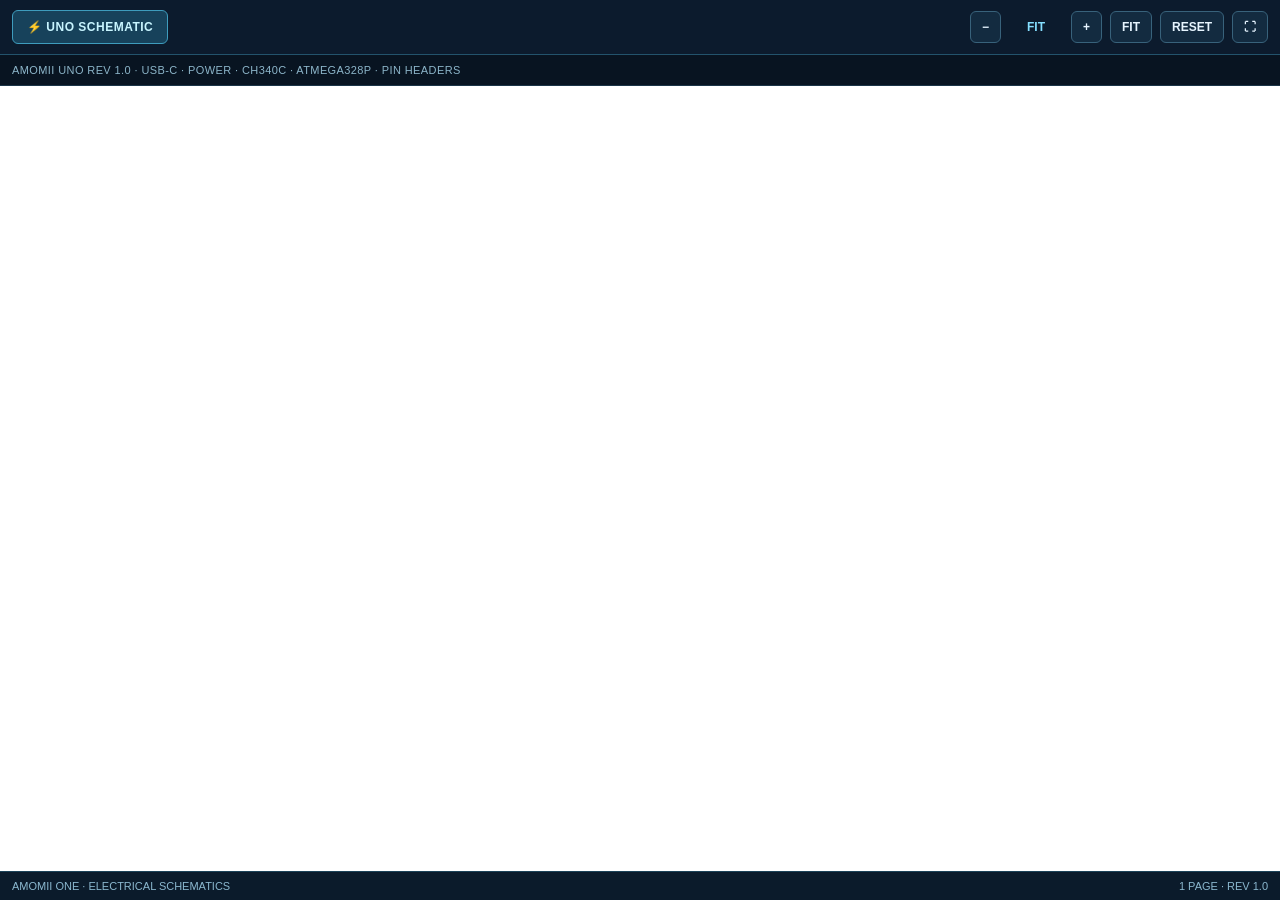
<file: hardware/amomii-one/schematics/index.html>
<!DOCTYPE html>
<html lang="en">
<head>
  <meta charset="UTF-8">
  <meta name="viewport" content="width=device-width, initial-scale=1">

  <title>NOVA — AMOMII ONE Schematics</title>

  <style>
    :root {
      color-scheme: dark;
      font-family: Arial, Helvetica, sans-serif;
      background: #050b14;
      color: #e7f5ff;
    }

    * {
      box-sizing: border-box;
    }

    html,
    body {
      margin: 0;
      width: 100%;
      height: 100%;
      overflow: hidden;
    }

    body {
      display: flex;
      flex-direction: column;
    }

    .toolbar {
      display: flex;
      flex-wrap: wrap;
      align-items: center;
      gap: 8px;
      padding: 10px 12px;
      background: #0c1b2d;
      border-bottom: 1px solid #23536c;
    }

    .tab {
      background: #17425b;
      color: #c8f5ff;
      border: 1px solid #3e9cbd;
      border-radius: 6px;
      padding: 9px 14px;
      font-size: 12px;
      font-weight: 800;
      letter-spacing: 0.5px;
    }

    .spacer {
      flex: 1;
    }

    button {
      font-family: inherit;
      cursor: pointer;
    }

    .control {
      padding: 8px 11px;
      color: #e7f5ff;
      background: #132b40;
      border: 1px solid #38627b;
      border-radius: 6px;
      font-size: 12px;
      font-weight: bold;
    }

    .control:hover {
      background: #23506c;
      border-color: #69d8ff;
    }

    .zoom {
      min-width: 54px;
      text-align: center;
      color: #85dfff;
      font-size: 12px;
      font-weight: bold;
    }

    .information {
      padding: 9px 12px;
      background: #081421;
      border-bottom: 1px solid #1b3548;
      font-size: 11px;
      color: #8cb5c9;
      letter-spacing: 0.4px;
    }

    .viewer {
      position: relative;
      flex: 1;
      min-height: 0;
      background: #050b14;
    }

    iframe {
      display: block;
      width: 100%;
      height: 100%;
      border: 0;
      background: #fff;
    }

    .error {
      display: none;
      position: absolute;
      inset: 0;
      z-index: 2;
      align-items: center;
      justify-content: center;
      flex-direction: column;
      gap: 12px;
      padding: 24px;
      text-align: center;
      background: #081421;
      color: #ffbdc5;
    }

    .error strong {
      font-size: 17px;
    }

    .error code {
      color: #a8eaff;
      overflow-wrap: anywhere;
    }

    .footer {
      display: flex;
      align-items: center;
      justify-content: space-between;
      gap: 10px;
      padding: 8px 12px;
      background: #0b1b2b;
      border-top: 1px solid #1b4258;
      font-size: 11px;
      color: #8bb8cf;
    }

    @media (max-width: 650px) {
      .toolbar {
        gap: 5px;
        padding: 7px;
      }

      .control {
        padding: 7px 8px;
        font-size: 11px;
      }

      .information {
        font-size: 10px;
      }
    }
  </style>
</head>

<body>

  <div class="toolbar">
    <button class="tab" type="button">
      ⚡ UNO SCHEMATIC
    </button>

    <div class="spacer"></div>

    <button class="control" id="zoomOut" type="button">
      −
    </button>

    <span class="zoom" id="zoomValue">FIT</span>

    <button class="control" id="zoomIn" type="button">
      +
    </button>

    <button class="control" id="fitButton" type="button">
      FIT
    </button>

    <button class="control" id="resetButton" type="button">
      RESET
    </button>

    <button class="control" id="fullscreenButton" type="button">
      ⛶
    </button>
  </div>

  <div class="information">
    AMOMII UNO REV 1.0 · USB-C · POWER · CH340C · ATMEGA328P · PIN HEADERS
  </div>

  <main class="viewer" id="viewer">
    <iframe
      id="schematicFrame"
      title="AMOMII UNO Electrical Schematic"
      src="../assets/amomii_UNO_Schematic.pdf#toolbar=1&navpanes=0&view=Fit"
      allowfullscreen
    ></iframe>

    <div class="error" id="errorMessage">
      <strong>SCHEMATIC PDF NOT FOUND</strong>
      <span>Place the original PDF at:</span>
      <code>hardware/amomii-one/assets/amomii_UNO_Schematic.pdf</code>
    </div>
  </main>

  <footer class="footer">
    <span>AMOMII ONE · ELECTRICAL SCHEMATICS</span>
    <span>1 PAGE · REV 1.0</span>
  </footer>

  <script>
    (function () {
      "use strict";

      const PDF_PATH =
        "../assets/amomii_UNO_Schematic.pdf";

      const frame =
        document.getElementById("schematicFrame");

      const zoomValue =
        document.getElementById("zoomValue");

      const errorMessage =
        document.getElementById("errorMessage");

      const viewer =
        document.getElementById("viewer");

      let zoom = null;

      function loadPdf() {
        let fragment;

        if (zoom === null) {
          fragment = "toolbar=1&navpanes=0&view=Fit";
          zoomValue.textContent = "FIT";
        } else {
          fragment =
            "toolbar=1&navpanes=0&zoom=" + zoom;

          zoomValue.textContent = zoom + "%";
        }

        frame.src = PDF_PATH + "#" + fragment;
      }

      function changeZoom(amount) {
        if (zoom === null) {
          zoom = 100;
        }

        zoom = Math.max(
          25,
          Math.min(400, zoom + amount)
        );

        loadPdf();
      }

      document.getElementById("zoomIn")
        .addEventListener("click", function () {
          changeZoom(25);
        });

      document.getElementById("zoomOut")
        .addEventListener("click", function () {
          changeZoom(-25);
        });

      document.getElementById("fitButton")
        .addEventListener("click", function () {
          zoom = null;
          loadPdf();
        });

      document.getElementById("resetButton")
        .addEventListener("click", function () {
          zoom = 100;
          loadPdf();
        });

      document.getElementById("fullscreenButton")
        .addEventListener("click", async function () {
          try {
            if (document.fullscreenElement) {
              await document.exitFullscreen();
            } else if (viewer.requestFullscreen) {
              await viewer.requestFullscreen();
            }
          } catch (error) {
            console.warn(
              "Fullscreen unavailable:",
              error
            );
          }
        });

      async function checkPdf() {
        try {
          const response = await fetch(PDF_PATH, {
            method: "HEAD",
            cache: "no-store"
          });

          if (!response.ok) {
            errorMessage.style.display = "flex";
          }
        } catch (error) {
          console.warn(
            "PDF availability check unavailable:",
            error
          );
        }
      }

      checkPdf();
    })();
  </script>

</body>
</html>
</file>
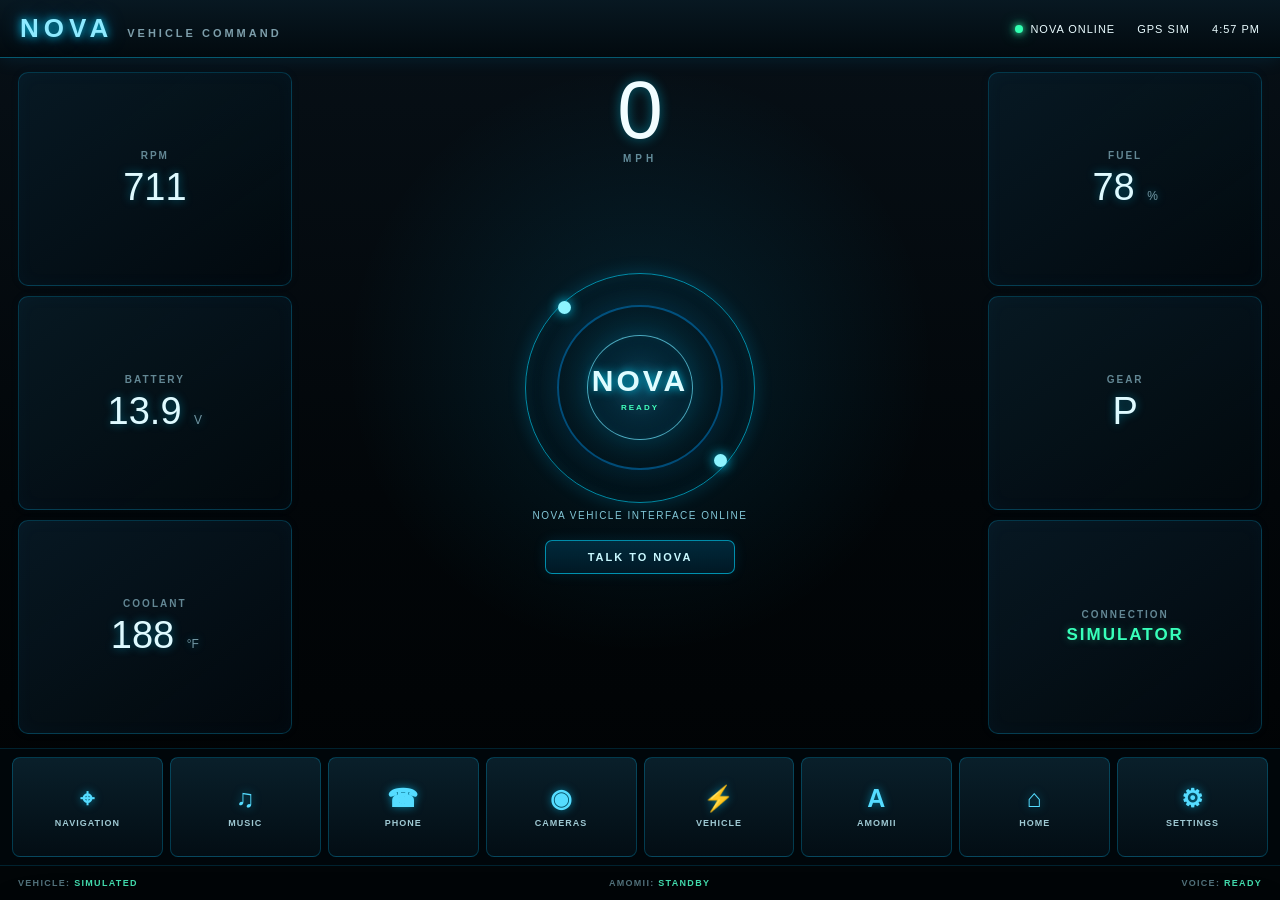
<file: vehicle/nova-vehicle.html>
<!DOCTYPE html>
<html lang="en">
<head>
  <meta charset="UTF-8">
  <meta
    name="viewport"
    content="width=device-width, initial-scale=1.0, user-scalable=no"
  >

  <title>NOVA Vehicle Interface</title>

  <link rel="stylesheet" href="nova-vehicle.css">
</head>

<body>

<div id="novaVehicleApp">

  <!-- ======================================================
       TOP STATUS BAR
       ====================================================== -->

  <header class="vehicleTopBar">

    <div class="vehicleIdentity">
      <div class="novaLogo">NOVA</div>
      <div class="vehicleMode">VEHICLE COMMAND</div>
    </div>

    <div class="topStatus">

      <div class="statusItem">
        <span class="statusDot online"></span>
        <span id="novaStatus">NOVA ONLINE</span>
      </div>

      <div class="statusItem">
        <span id="gpsStatus">GPS SIM</span>
      </div>

      <div class="statusItem">
        <span id="vehicleClock">--:--</span>
      </div>

    </div>

  </header>


  <!-- ======================================================
       MAIN VEHICLE DISPLAY
       ====================================================== -->

  <main class="vehicleMain">

    <!-- LEFT VEHICLE DATA -->

    <section class="vehicleSidePanel leftPanel">

      <div class="dataCard">
        <div class="dataLabel">RPM</div>
        <div class="dataValue">
          <span id="rpmValue">0</span>
        </div>
      </div>

      <div class="dataCard">
        <div class="dataLabel">BATTERY</div>
        <div class="dataValue">
          <span id="voltageValue">13.8</span>
          <span class="dataUnit">V</span>
        </div>
      </div>

      <div class="dataCard">
        <div class="dataLabel">COOLANT</div>
        <div class="dataValue">
          <span id="coolantValue">190</span>
          <span class="dataUnit">°F</span>
        </div>
      </div>

    </section>


    <!-- ====================================================
         CENTER NOVA CORE
         ==================================================== -->

    <section class="novaCenter">

      <div class="speedDisplay">

        <div id="speedValue">0</div>

        <div class="speedUnit">
          MPH
        </div>

      </div>


      <div class="novaCore">

        <div class="novaOuterRing"></div>

        <div class="novaMiddleRing"></div>

        <div class="novaInnerCore">

          <div class="novaCoreName">
            NOVA
          </div>

          <div
            id="novaCoreStatus"
            class="novaCoreStatus"
          >
            READY
          </div>

        </div>

      </div>


      <div
        id="novaResponse"
        class="novaResponse"
      >
        VEHICLE SYSTEM READY
      </div>


      <button
        id="voiceButton"
        class="talkButton"
        type="button"
      >
        TALK TO NOVA
      </button>

    </section>


    <!-- RIGHT VEHICLE DATA -->

    <section class="vehicleSidePanel rightPanel">

      <div class="dataCard">
        <div class="dataLabel">FUEL</div>

        <div class="dataValue">
          <span id="fuelValue">78</span>
          <span class="dataUnit">%</span>
        </div>
      </div>


      <div class="dataCard">
        <div class="dataLabel">GEAR</div>

        <div class="dataValue">
          <span id="gearValue">P</span>
        </div>
      </div>


      <div class="dataCard">
        <div class="dataLabel">CONNECTION</div>

        <div
          id="vehicleConnection"
          class="connectionValue"
        >
          SIMULATOR
        </div>
      </div>

    </section>

  </main>


  <!-- ======================================================
       COMMAND BUTTONS
       ====================================================== -->

  <section class="vehicleControls">

    <button
      class="vehicleButton"
      data-panel="navigation"
      type="button"
    >
      <span class="buttonIcon">⌖</span>
      <span>NAVIGATION</span>
    </button>


    <button
      class="vehicleButton"
      data-panel="music"
      type="button"
    >
      <span class="buttonIcon">♫</span>
      <span>MUSIC</span>
    </button>


    <button
      class="vehicleButton"
      data-panel="phone"
      type="button"
    >
      <span class="buttonIcon">☎</span>
      <span>PHONE</span>
    </button>


    <button
      class="vehicleButton"
      data-panel="cameras"
      type="button"
    >
      <span class="buttonIcon">◉</span>
      <span>CAMERAS</span>
    </button>


    <button
      class="vehicleButton"
      data-panel="vehicle"
      type="button"
    >
      <span class="buttonIcon">⚡</span>
      <span>VEHICLE</span>
    </button>


    <button
      class="vehicleButton"
      data-panel="amomii"
      type="button"
    >
      <span class="buttonIcon">A</span>
      <span>AMOMII</span>
    </button>


    <button
      class="vehicleButton"
      data-panel="home"
      type="button"
    >
      <span class="buttonIcon">⌂</span>
      <span>HOME</span>
    </button>


    <button
      class="vehicleButton"
      data-panel="settings"
      type="button"
    >
      <span class="buttonIcon">⚙</span>
      <span>SETTINGS</span>
    </button>

  </section>


  <!-- ======================================================
       SLIDE-UP PANEL
       ====================================================== -->

  <section
    id="vehiclePanel"
    class="vehiclePanel"
  >

    <div class="vehiclePanelHeader">

      <div id="vehiclePanelTitle">
        NOVA
      </div>

      <button
        id="closeVehiclePanel"
        type="button"
      >
        ×
      </button>

    </div>

    <div
      id="vehiclePanelContent"
      class="vehiclePanelContent"
    >
    </div>

  </section>


  <!-- ======================================================
       BOTTOM STATUS
       ====================================================== -->

  <footer class="vehicleBottomBar">

    <div>
      VEHICLE:
      <span id="bottomVehicleStatus">
        SIMULATED
      </span>
    </div>

    <div>
      AMOMII:
      <span id="bottomAmomiiStatus">
        STANDBY
      </span>
    </div>

    <div>
      VOICE:
      <span id="bottomVoiceStatus">
        OFF
      </span>
    </div>

  </footer>

</div>


<script src="nova-vehicle.js"></script>

</body>
</html>
</file>
<file: nova.css>
:root{
  --bg:#070a0f;
  --panel:#0d1219;
  --panel2:#101721;
  --border:#263241;
  --text:#d9e4ef;
  --muted:#788899;
  --green:#39ff88;
  --cyan:#36d9ff;
  --yellow:#ffd84d;
  --red:#ff5570;
  --purple:#b58cff;
  --shadow:0 12px 35px rgba(0,0,0,.35);
}

*{box-sizing:border-box}

html,body{
  margin:0;
  min-height:100%;
  background:var(--bg);
  color:var(--text);
  font-family:
    Inter,Segoe UI,Roboto,Helvetica,Arial,sans-serif;
}

body{
  background:
    radial-gradient(circle at 20% 0%,rgba(54,217,255,.08),transparent 30%),
    radial-gradient(circle at 80% 0%,rgba(57,255,136,.06),transparent 28%),
    var(--bg);
}

button,
input,
select{
  font:inherit;
}

button{
  cursor:pointer;
}

.app{
  max-width:1800px;
  margin:auto;
  padding:16px;
}


  /* =========================================
   AMOMII CONTROLLER EXPAND / COLLAPSE
   ========================================= */

.controllerHeader{
  display:flex;
  align-items:center;
  justify-content:space-between;
  cursor:pointer;
  user-select:none;
}

.controllerHeader + .panelBody{
  overflow:hidden;
  max-height:3000px;
  opacity:1;
  transition:
    max-height .25s ease,
    opacity .2s ease;
}

.controllerHeader + .panelBody.collapsed{
  max-height:0;
  opacity:0;
}

/* HEADER */

header{
  display:flex;
  align-items:center;
  justify-content:space-between;
  gap:20px;
  padding:18px 20px;
  margin-bottom:16px;
  background:rgba(13,18,25,.92);
  border:1px solid var(--border);
  border-radius:14px;
  box-shadow:var(--shadow);
}

.brand h1{
  margin:0;
  font-size:25px;
  letter-spacing:2px;
  color:white;
}

.brand p{
  margin:5px 0 0;
  color:var(--muted);
  font-size:12px;
  letter-spacing:2px;
}

.headerStatus{
  display:flex;
  gap:18px;
  flex-wrap:wrap;
  justify-content:flex-end;
}

.statusItem{
  display:flex;
  align-items:center;
  gap:8px;
  font-size:12px;
  color:var(--muted);
}

.dot{
  width:9px;
  height:9px;
  border-radius:50%;
  background:#555;
  box-shadow:0 0 8px transparent;
}

.dot.green{
  background:var(--green);
  box-shadow:0 0 12px var(--green);
}

.dot.red{
  background:var(--red);
  box-shadow:0 0 12px var(--red);
}

.dot.yellow{
  background:var(--yellow);
  box-shadow:0 0 12px var(--yellow);
}
/* GRID */

.mainGrid{
  display:grid;
  grid-template-columns:minmax(250px,1fr) 1000px 300px;
  gap:16px;
}


/* 3 PANELS */

.panel{
  background:rgba(13,18,25,.94);
  border:1px solid var(--border);
  border-radius:14px;
  box-shadow:var(--shadow);
  overflow:hidden;
}

.panelHeader{
  padding:12px 14px;
  border-bottom:1px solid var(--border);
  background:rgba(255,255,255,.015);
  color:var(--cyan);
  font-size:11px;
  font-weight:700;
  letter-spacing:2px;
}

.panelBody{
  padding:14px;
}

/* GENERIC PANEL EXPAND / COLLAPSE */

.panel > .panelHeader.genericCollapseHeader{
  display:flex;
  align-items:center;
  justify-content:space-between;
  gap:10px;
  cursor:pointer;
  user-select:none;
}

.genericCollapseArrow{
  flex:0 0 auto;
  color:var(--muted);
  font-size:13px;
  transition:transform .18s ease;
}

.panel > .panelHeader.genericCollapseHeader.expanded .genericCollapseArrow{
  transform:rotate(90deg);
  color:var(--cyan);
}

.panel > .panelBody.genericCollapseBody{
  overflow:hidden;
}

.panel > .panelBody.genericCollapseBody.collapsed{
  display:none;
}

/* BUTTONS */

.buttonGrid{
  display:grid;
  grid-template-columns:1fr 1fr;
  gap:8px;
}

button.control{
  border:1px solid var(--border);
  background:#111923;
  color:var(--text);
  padding:10px 8px;
  border-radius:8px;
  font-size:11px;
  transition:.15s ease;
}

button.control:hover{
  border-color:var(--cyan);
  color:white;
  transform:translateY(-1px);
}

button.control.primary{
  border-color:rgba(54,217,255,.35);
  color:var(--cyan);
}

button.control.good{
  border-color:rgba(57,255,136,.35);
  color:var(--green);
}

button.control.warn{
  border-color:rgba(255,216,77,.35);
  color:var(--yellow);
}

button.control.danger{
  border-color:rgba(255,85,112,.35);
  color:var(--red);
}

.full{
  grid-column:1/-1;
}

/* =========================================
   NOVA VOICE BUTTONS
   ========================================= */

.voiceButtons{
  display:flex !important;
  flex-direction:row !important;
  gap:6px;
  width:100%;
}

.voiceButtons button.control{
  flex:1 1 0 !important;
  width:auto !important;
  min-width:0 !important;
  height:34px !important;
  min-height:34px !important;
  padding:5px 6px !important;
  font-size:10px !important;
  line-height:1 !important;
  white-space:nowrap;
}

.voiceButtons button.control.full{
  grid-column:auto !important;
}


/* =========================================
   VOICE HEADER STATUS
   ========================================= */

.voiceHeader{
  display:flex;
  align-items:center;
  justify-content:space-between;
}

.voiceStatus{
  display:flex;
  align-items:center;
  gap:6px;
  font-size:10px;
  letter-spacing:.5px;
  opacity:.8;
}

.voiceStatus .dot{
  width:7px;
  height:7px;
  flex:none;
}

/* CENTER */

.centerColumn{
  min-width:0;
}

/* =========================================
   CONTROLLER INTERNAL SECTIONS
   ========================================= */

.panelSection{
  margin-top:20px;
  padding-top:16px;
  border-top:1px solid rgba(255,255,255,0.08);
}

.panelSubHeader{
  font-size:12px;
  font-weight:700;
  letter-spacing:1px;
  margin-bottom:12px;
  opacity:0.75;
}

.voiceHero{
  margin-bottom:16px;
  border:1px solid rgba(57,255,136,.22);
  background:
    radial-gradient(circle at 50% 0%,rgba(57,255,136,.08),transparent 50%),
    var(--panel);
  border-radius:14px;
  padding:20px;
  text-align:center;
}

/* NOVA CORE CONTAINER */
#novaCoreContainer {
    position: relative;
    width: 260px;
    height: 260px;
    margin: 0 auto 20px;
    display: flex;
    justify-content: center;
    align-items: center;
}

/* PEDESTAL */
#novaPedestal {
    position: absolute;
    bottom: 40px;
    width: 220px;
    height: 80px;
    display: flex;
    justify-content: center;
    align-items: center;
    pointer-events: none;
}

/* THRONE RING */
#novaThroneRing {
    position: absolute;
    width: 180px;
    height: 180px;
    border-radius: 50%;
    border: 2px solid rgba(0, 229, 255, 0.7);
    box-shadow:
        0 0 20px rgba(0, 229, 255, 0.8),
        0 0 40px rgba(255, 0, 255, 0.4);
    background: radial-gradient(circle, rgba(0, 229, 255, 0.1) 0%, transparent 70%);
    animation: throneRotate 20s linear infinite;
}

/* GLYPHS */
#novaGlyphLayer {
    position: absolute;
    width: 180px;
    height: 180px;
    border-radius: 50%;
    pointer-events: none;
    background-image:
        radial-gradient(circle at 20% 20%, rgba(0, 229, 255, 0.4) 0, transparent 40%),
        radial-gradient(circle at 80% 30%, rgba(255, 0, 255, 0.4) 0, transparent 40%),
        radial-gradient(circle at 40% 80%, rgba(0, 255, 180, 0.4) 0, transparent 40%);
    opacity: 0.7;
    mix-blend-mode: screen;
    animation: glyphPulse 6s ease-in-out infinite;
}

/* CONDUITS */
#novaConduits {
    position: absolute;
    width: 140px;
    height: 120px;
    bottom: -10px;
    display: flex;
    justify-content: space-between;
    align-items: flex-end;
    pointer-events: none;
}

#novaConduits::before,
#novaConduits::after {
    content: "";
    width: 4px;
    height: 80px;
    background: linear-gradient(to bottom,
        rgba(0, 229, 255, 0.0),
        rgba(0, 229, 255, 0.9),
        rgba(255, 0, 255, 0.7));
    box-shadow: 0 0 12px rgba(0, 229, 255, 0.9);
    animation: conduitPulse 3s ease-in-out infinite;
}

/* ORB */
#novaOrb {
    position: absolute;
    width: 180px;
    height: 180px;
    border-radius: 50%;
    display: flex;
    justify-content: center;
    align-items: center;
    pointer-events: none;
}

/* OUTER RING */
.novaOuterRing {
    position: absolute;
    width: 180px;
    height: 180px;
    border-radius: 50%;
    border: 3px solid rgba(0, 229, 255, 0.9);
    box-shadow:
        0 0 25px rgba(0, 229, 255, 0.9),
        0 0 50px rgba(0, 229, 255, 0.6);
    animation: outerBreath 6s ease-in-out infinite;
}

/* INNER RING */
.novaInnerRing {
    position: absolute;
    width: 130px;
    height: 130px;
    border-radius: 50%;
    border: 2px solid rgba(255, 0, 255, 0.7);
    box-shadow:
        0 0 20px rgba(255, 0, 255, 0.7),
        0 0 40px rgba(255, 0, 255, 0.4);
    animation: innerPulse 4s ease-in-out infinite;
}

/* IRIS */
.novaIris {
    position: absolute;
    width: 150px;
    height: 120px;
    border-radius: 50%;
    background: radial-gradient(circle,
        rgba(0, 229, 255, 1) 0%,
        rgba(0, 120, 200, 0.9) 40%,
        rgba(0, 10, 30, 1) 100%);
    box-shadow:
        0 0 20px rgba(0, 229, 255, 0.9),
        0 0 40px rgba(0, 229, 255, 0.7);
    clip-path: ellipse(0% 0% at 50% 50%);
    animation: irisIdle 8s ease-in-out infinite;
}

/* WAVEFORM */
.novaWaveform {
    position: absolute;
    width: 150px;
    height: 150px;
    border-radius: 50%;
    border: 1px dashed rgba(0, 229, 255, 0.6);
    box-shadow: 0 0 18px rgba(0, 229, 255, 0.6);
    opacity: 0.6;
    animation: waveformIdle 5s ease-in-out infinite;
}

/* PARTICLES */
.novaParticles {
    position: absolute;
    width: 180px;
    height: 180px;
    border-radius: 50%;
    background-image:
        radial-gradient(circle at 20% 30%, rgba(0, 229, 255, 0.7) 0, transparent 40%),
        radial-gradient(circle at 70% 60%, rgba(255, 0, 255, 0.7) 0, transparent 40%),
        radial-gradient(circle at 40% 80%, rgba(0, 255, 180, 0.7) 0, transparent 40%);
    mix-blend-mode: screen;
    opacity: 0.4;
    animation: particleDrift 10s linear infinite;
}

/* KEYFRAMES */
@keyframes throneRotate {
    0%   { transform: rotate(0deg); }
    20%  { transform: rotate(60deg); }
    30%  { transform: rotate(180deg); }
    40%  { transform: rotate(240deg); }
    45%  { transform: rotate(260deg); }
    50%  { transform: rotate(260deg); }
    70%  { transform: rotate(200deg); }
    80%  { transform: rotate(40deg); }
    90%  { transform: rotate(-120deg); }
    100% { transform: rotate(-180deg); }
}

@keyframes glyphPulse {
    0%, 100% { opacity: 0.6; transform: scale(1); }
    50%      { opacity: 1; transform: scale(1.05); }
}

@keyframes conduitPulse {
    0%, 100% { opacity: 0.7; }
    50%      { opacity: 1; }
}

@keyframes outerBreath {
    0%, 100% { box-shadow: 0 0 25px rgba(0, 229, 255, 0.9), 0 0 50px rgba(0, 229, 255, 0.6); }
    50%      { box-shadow: 0 0 35px rgba(0, 229, 255, 1), 0 0 70px rgba(0, 229, 255, 0.9); }
}

@keyframes innerPulse {
    0%, 100% { transform: scale(1); }
    50%      { transform: scale(1.05); }
}

@keyframes irisIdle {
    0%   { clip-path: ellipse(0% 0% at 50% 50%); }
    20%  { clip-path: ellipse(40% 20% at 50% 50%); }
    40%  { clip-path: ellipse(20% 10% at 50% 50%); }
    60%  { clip-path: ellipse(35% 18% at 50% 50%); }
    80%  { clip-path: ellipse(10% 5% at 50% 50%); }
    100% { clip-path: ellipse(0% 0% at 50% 50%); }
}

@keyframes waveformIdle {
    0%, 100% { transform: scale(1); opacity: 0.5; }
    50%      { transform: scale(1.08); opacity: 0.8; }
}

@keyframes particleDrift {
    0%   { transform: translate(0, 0); }
    25%  { transform: translate(4px, -3px); }
    50%  { transform: translate(-3px, 5px); }
    75%  { transform: translate(2px, -4px); }
    100% { transform: translate(0, 0); }
}

/* STATE CLASSES */
.nova-speaking .novaIris {
    clip-path: ellipse(60% 60% at 50% 50%);
    box-shadow:
        0 0 30px rgba(0, 229, 255, 1),
        0 0 70px rgba(0, 229, 255, 1);
}

.nova-speaking .novaWaveform {
    animation: waveformSpeak 1.2s ease-in-out infinite;
}

@keyframes waveformSpeak {
    0%   { transform: scale(1); opacity: 0.7; }
    50%  { transform: scale(1.15); opacity: 1; }
    100% { transform: scale(1); opacity: 0.7; }
}

.nova-error .novaOuterRing {
    box-shadow:
        0 0 25px rgba(255, 0, 0, 0.9),
        0 0 50px rgba(255, 0, 0, 0.7);
}

.nova-error #novaThroneRing {
    border-color: rgba(255, 0, 0, 0.8);
    box-shadow:
        0 0 20px rgba(255, 0, 0, 0.9),
        0 0 40px rgba(255, 0, 0, 0.7);
}


.voiceTitle{
  font-size:20px;
  font-weight:700;
  color:white;
}

.voiceSubtitle{
  margin-top:5px;
  color:var(--muted);
  font-size:12px;
}

.lastHeard{
  margin-top:14px;
  padding:10px;
  background:#080c11;
  border:1px solid #1e2834;
  border-radius:8px;
  color:var(--cyan);
  min-height:40px;
}

.novaName {
    position: absolute;
    top: 50%;
    left: 50%;
    transform: translate(-50%, -50%);
    font-size: 22px;
    font-weight: 700;
    letter-spacing: 3px;
    color: #eaffff;
    text-shadow:
    0 0 10px rgba(0, 255, 255, 1),
    0 0 20px rgba(0, 255, 255, 1),
    0 0 35px rgba(0, 255, 255, 1);
    -webkit-text-stroke: 1px rgba(0,0,0,0.4);
    pointer-events: none;
    z-index: 9999;

}

/* CONSOLE */

/* =========================================
   NOVA COMMAND CONSOLE EXPAND / COLLAPSE
   ========================================= */

.consoleHeader{
  display:flex;
  align-items:center;
  justify-content:space-between;
  cursor:pointer;
  user-select:none;
}

.consoleBody{
  overflow:hidden;
  max-height:2000px;
  opacity:1;
  transition:
    max-height .25s ease,
    opacity .2s ease;
}

.consoleBody.collapsed{
  max-height:0;
  opacity:0;
}

.console{
  height:220px;
  overflow-y:auto;
  padding:14px;
  background:#05080c;
  font-family:"Cascadia Code","SFMono-Regular",Consolas,monospace;
  font-size:12px;
  line-height:1.55;
  white-space:pre-wrap;
  word-break:break-word;
}

.consoleLine{
  margin:0 0 3px;
}

.consoleLine.system{color:var(--cyan)}
.consoleLine.success{color:var(--green)}
.consoleLine.warning{color:var(--yellow)}
.consoleLine.error{color:var(--red)}
.consoleLine.voice{color:var(--purple)}
.consoleLine.command{color:#d9e4ef}

.commandRow{
  display:flex;
  gap:8px;
  padding:12px;
  border-top:1px solid var(--border);
}

.commandRow input{
  flex:1;
  min-width:0;
  background:#080c11;
  border:1px solid var(--border);
  color:white;
  padding:10px;
  border-radius:8px;
  outline:none;
}

.commandRow input:focus{
  border-color:var(--cyan);
}

/* =========================================
   MORSE PANEL
   ========================================= */

.morsePanel{
  padding:12px;
  border-top:1px solid var(--border);
}

.morsePanel .panelSubHeader{
  margin-bottom:8px;
}

.morseRow{
  display:flex;
  gap:8px;
}

.morseRow input{
  flex:1;
  min-width:0;
  background:#080c11;
  border:1px solid var(--border);
  color:white;
  padding:10px;
  border-radius:8px;
  outline:none;
}

.morseRow input:focus{
  border-color:var(--cyan);
}

.morseOutput{
  margin-top:8px;
  min-height:20px;
  padding:8px;
  background:#05080c;
  border:1px solid var(--border);
  border-radius:6px;
  color:var(--cyan);
  font-family:"Cascadia Code","SFMono-Regular",Consolas,monospace;
  font-size:12px;
}
/* =========================================
   MORSE DISPLAY
   ========================================= */

.morseCard{
  overflow:hidden;
}

.morseHeader{
  display:flex;
  align-items:center;
  justify-content:space-between;
}

.morseStatus{
  display:flex;
  align-items:center;
  gap:6px;
  font-size:10px;
  letter-spacing:1px;
  opacity:.8;
}

.morseStatus .dot{
  width:7px;
  height:7px;
}

.morseDisplay{
  overflow:hidden;
  padding:16px 0;
  background:#05080c;
  border-top:1px solid var(--border);
}

.morseLabel{
  padding:0 14px 8px;
  font-size:9px;
  letter-spacing:2px;
  opacity:.5;
}

.morseScrollingText{
  white-space:nowrap;
  font-family:"Cascadia Code","SFMono-Regular",Consolas,monospace;
  font-size:28px;
  font-weight:700;
  letter-spacing:6px;
  color:var(--cyan);
  text-shadow:
    0 0 6px rgba(0,255,255,.7),
    0 0 18px rgba(0,255,255,.35);
  animation:morseScroll 12s linear infinite;
}

@keyframes morseScroll{

  from{
    transform:translateX(100%);
  }

  to{
    transform:translateX(-100%);
  }

}
/* RIGHT */

.statList{
  display:grid;
  gap:7px;
}

.stat{
  display:flex;
  justify-content:space-between;
  gap:10px;
  padding:7px 0;
  border-bottom:1px solid rgba(255,255,255,.04);
  font-size:12px;
}

.stat span:first-child{
  color:var(--muted);
}

.stat span:last-child{
  color:white;
  text-align:right;
}

.card{
  margin-bottom:16px;
}

.card:last-child{
  margin-bottom:0;
}

/* DIAGNOSTICS */

.testGrid{
  display:grid;
  grid-template-columns:1fr 1fr;
  gap:6px;
}

.testItem{
  display:flex;
  justify-content:space-between;
  padding:7px 8px;
  border:1px solid #1c2732;
  border-radius:6px;
  background:#090e14;
  font-size:11px;
}

.testItem span:first-child{
  color:var(--muted);
}

.testValue.ok{color:var(--green)}
.testValue.fail{color:var(--red)}
.testValue.testing{color:var(--yellow)}
.testValue.pending{color:var(--muted)}

.testResult{
  margin-top:8px;
  text-align:center;
  padding:8px;
  border-radius:7px;
  border:1px solid #263241;
  color:var(--muted);
  font-size:11px;
  font-weight:bold;
  letter-spacing:1px;
}

.testResult.pass{
  color:var(--green);
  border-color:rgba(57,255,136,.35);
}

.testResult.fail{
  color:var(--red);
  border-color:rgba(255,85,112,.35);
}

/* PROFILE */

.profileName{
  font-size:18px;
  color:white;
  font-weight:700;
  margin-bottom:8px;
}

.profileRow{
  display:flex;
  justify-content:space-between;
  font-size:11px;
  padding:5px 0;
}

.profileRow span:first-child{
  color:var(--muted);
}

/* HISTORY */

.history{
  max-height:190px;
  overflow-y:auto;
}

.historyItem{
  padding:6px 0;
  border-bottom:1px solid rgba(255,255,255,.04);
  font-size:11px;
}

.historyItem .time{
  color:var(--muted);
  margin-right:6px;
}

.historyItem .cmd{
  color:var(--cyan);
}

/* MEDIA */

.mediaPanel{
  margin-top:16px;
}

.mediaTabs{
  display:flex;
  gap:6px;
  margin-bottom:12px;
  flex-wrap:wrap;
}

.tab{
  border:1px solid var(--border);
  background:#0a0f15;
  color:var(--muted);
  padding:8px 11px;
  border-radius:7px;
  font-size:11px;
}

.tab.active{
  color:var(--cyan);
  border-color:rgba(54,217,255,.4);
}

.mediaSection{
  display:none;
}

.mediaSection.active{
  display:block;
}

.mediaControls{
  display:flex;
  gap:6px;
  flex-wrap:wrap;
  margin-top:10px;
}

.mediaControls button{
  border:1px solid var(--border);
  background:#111923;
  color:var(--text);
  padding:8px 12px;
  border-radius:7px;
  font-size:11px;
}

.mediaControls button:hover{
  border-color:var(--cyan);
}

.mediaFileRow{
  display:flex;
  gap:8px;
  align-items:center;
  margin-bottom:8px;
  flex-wrap:wrap;
}

.fileButton{
  display:inline-block;
  padding:9px 12px;
  border:1px solid var(--border);
  background:#111923;
  color:var(--cyan);
  border-radius:7px;
  cursor:pointer;
  font-size:11px;
}

input[type=file]{
  display:none;
}

.mediaList{
  margin-top:10px;
  max-height:150px;
  overflow-y:auto;
}

.mediaItem{
  padding:8px;
  margin-bottom:5px;
  border:1px solid #1c2732;
  border-radius:6px;
  background:#090e14;
  font-size:11px;
  cursor:pointer;
}

.mediaItem:hover,
.mediaItem.selected{
  border-color:var(--cyan);
}

audio,
video{
  width:100%;
  margin-top:10px;
  background:#000;
  border-radius:8px;
}

.videoWrap{
  background:#000;
  border-radius:8px;
  overflow:hidden;
}

#youtubeFrame{
  width:100%;
  aspect-ratio:16/9;
  border:0;
  display:block;
}

.youtubeRow{
  display:flex;
  gap:7px;
}

.youtubeRow input{
  flex:1;
  min-width:0;
  background:#080c11;
  border:1px solid var(--border);
  color:white;
  padding:9px;
  border-radius:7px;
}

/* CALENDAR - NOVA / OUTLOOK STYLE */

.calendarToolbar{
  display:flex;
  align-items:center;
  justify-content:space-between;
  gap:10px;
  flex-wrap:wrap;
  margin-bottom:10px;
}

.calendarToolbarGroup{
  display:flex;
  gap:6px;
  align-items:center;
  flex-wrap:wrap;
}

.calendarToolbar button,
.calendarHeader button{
  border:1px solid var(--border);
  background:#111923;
  color:var(--text);
  padding:7px 10px;
  border-radius:6px;
  font-size:10px;
}

.calendarToolbar button:hover,
.calendarHeader button:hover{
  border-color:var(--cyan);
  color:white;
}

.calendarToolbar button.active{
  color:var(--cyan);
  border-color:rgba(54,217,255,.55);
  box-shadow:0 0 9px rgba(54,217,255,.18);
}

.calendarHeader{
  display:flex;
  justify-content:space-between;
  align-items:center;
  gap:10px;
  margin-bottom:10px;
}

.calendarMonth{
  color:white;
  font-weight:700;
  letter-spacing:.5px;
}

.calendarAccountBar{
  display:flex;
  align-items:center;
  justify-content:space-between;
  gap:10px;
  flex-wrap:wrap;
  padding:8px 10px;
  margin-bottom:10px;
  border:1px solid #1c2732;
  background:#090e14;
  border-radius:7px;
  font-size:10px;
}

.calendarAccountStatus{
  display:flex;
  align-items:center;
  gap:7px;
  color:var(--muted);
}

.calendarGrid{
  display:grid;
  grid-template-columns:repeat(7,1fr);
  gap:4px;
}

.dayLabel{
  text-align:center;
  color:var(--muted);
  font-size:9px;
  padding:5px 0;
}

.day{
  min-height:72px;
  border:1px solid #1c2732;
  border-radius:6px;
  padding:5px;
  background:#090e14;
  font-size:10px;
  cursor:pointer;
  transition:.12s ease;
}

.day:hover{
  border-color:rgba(54,217,255,.55);
  background:#0d151e;
}

.day.today{
  border-color:var(--cyan);
  box-shadow:inset 0 0 10px rgba(54,217,255,.08);
}

.day.selected{
  outline:1px solid var(--green);
  box-shadow:0 0 10px rgba(57,255,136,.22);
}

.dayNumber{
  color:var(--muted);
}

.eventDot{
  margin-top:4px;
  padding:2px 4px;
  border-left:2px solid var(--green);
  color:var(--green);
  background:rgba(57,255,136,.06);
  white-space:nowrap;
  overflow:hidden;
  text-overflow:ellipsis;
}

.calendarListView{
  display:grid;
  gap:6px;
}

.calendarListDay{
  padding:8px;
  border:1px solid #1c2732;
  border-radius:7px;
  background:#090e14;
}

.calendarListDayTitle{
  color:var(--cyan);
  font-size:11px;
  font-weight:700;
  margin-bottom:6px;
}

.calendarGrid.weekView{
  grid-template-columns:repeat(7,1fr);
}

.calendarGrid.dayView{
  grid-template-columns:1fr;
}

.calendarGrid.dayView .day{
  min-height:180px;
}

.calendarGrid.agendaView{
  display:block;
}

/* EVENT LIST */

.eventList{
  margin-top:12px;
  max-height:260px;
  overflow-y:auto;
}

.eventListHeading{
  color:var(--cyan);
  font-size:10px;
  letter-spacing:1px;
  margin-bottom:7px;
}

.event{
  padding:9px;
  border:1px solid #1c2732;
  background:#090e14;
  border-radius:7px;
  margin-bottom:6px;
  cursor:pointer;
}

.event:hover{
  border-color:var(--cyan);
}

.eventTitle{
  color:white;
  font-weight:700;
  font-size:12px;
}

.eventMeta{
  color:var(--muted);
  font-size:10px;
  margin-top:3px;
}

.calendarModal{
  position:fixed;
  inset:0;
  z-index:20000;
  display:none;
  align-items:center;
  justify-content:center;
  padding:18px;
  background:rgba(0,0,0,.72);
}

.calendarModal.open{
  display:flex;
}

.calendarEditor{
  width:min(520px,100%);
  background:#0d1219;
  border:1px solid var(--border);
  border-radius:12px;
  box-shadow:var(--shadow);
  overflow:hidden;
}

.calendarEditorBody{
  padding:14px;
  display:grid;
  gap:10px;
}

.calendarEditor label{
  display:grid;
  gap:5px;
  color:var(--muted);
  font-size:10px;
  letter-spacing:.5px;
}

.calendarEditor input,
.calendarEditor textarea{
  width:100%;
  background:#080c11;
  border:1px solid var(--border);
  color:white;
  padding:9px;
  border-radius:7px;
  outline:none;
}

.calendarEditor input:focus,
.calendarEditor textarea:focus{
  border-color:var(--cyan);
}

.calendarEditor textarea{
  min-height:80px;
  resize:vertical;
}

.calendarEditorRow{
  display:grid;
  grid-template-columns:1fr 1fr;
  gap:8px;
}

.calendarEditorActions{
  display:flex;
  justify-content:space-between;
  gap:8px;
  flex-wrap:wrap;
}

.calendarEditorActions > div{
  display:flex;
  gap:8px;
}

@media(max-width:600px){
  .calendarEditorRow{
    grid-template-columns:1fr;
  }
  .day{
    min-height:60px;
  }
}

/* HELP */

.helpList{
  display:grid;
  gap:5px;
  font-size:11px;
  color:var(--muted);
}

.helpList div{
  padding:5px 0;
}

.helpList b{
  color:var(--cyan);
}

/* MOBILE */

@media(max-width:1100px){
  .mainGrid{
    grid-template-columns:200px 1fr;
  }

  .rightColumn{
    grid-column:1/-1;
    display:grid;
    grid-template-columns:1fr 1fr;
    gap:16px;
  }

  .rightColumn .card{
    margin:0;
  }
}

@media(max-width:750px){
  .mainGrid{
    grid-template-columns:1fr;
  }

  .rightColumn{
    display:block;
  }

  .rightColumn .card{
    margin-bottom:16px;
  }

  header{
    flex-direction:column;
    align-items:flex-start;
  }

  .headerStatus{
    justify-content:flex-start;
  }

  .console{
    height:350px;
  }
}

@media(max-width:500px){
  .app{
    padding:8px;
  }

  .buttonGrid{
    grid-template-columns:1fr 1fr;
  }

  .calendarGrid{
    gap:2px;
  }

  .day{
    min-height:45px;
  }
}


/* ============================================================
   LEFT COLUMN COLLAPSIBLE PANELS
   NOVA stays visible; all panels below NOVA start collapsed.
   ============================================================ */

.leftColumn{
  min-width:300px;
}

.novaLeftHome{
  margin-bottom:10px;
}

.leftCollapsePanel{
  margin-bottom:10px;
}

.leftCollapseHeader{
  display:flex;
  align-items:center;
  justify-content:space-between;
  gap:12px;
  cursor:pointer;
  user-select:none;
  white-space:nowrap;
}

.leftCollapseHeader .collapseArrow{
  flex:0 0 auto;
  font-size:16px;
  line-height:1;
  transition:transform .18s ease;
}

.leftCollapseHeader.expanded .collapseArrow{
  transform:rotate(90deg);
}

.leftCollapseBody{
  overflow:hidden;
  max-height:2000px;
  opacity:1;
  transition:max-height .25s ease, opacity .18s ease;
}

.leftCollapseBody.collapsed{
  max-height:0;
  opacity:0;
  padding-top:0;
  padding-bottom:0;
}

/* ============================================================
   AMOMII ONE CONTROLLER - CLEAN CONTROLS + SYSTEM PANEL
   ============================================================ */

button.control.electricGreen{
  background:rgba(57,255,136,.18);
  border-color:#39ff88;
  color:#39ff88;
  box-shadow:0 0 10px rgba(57,255,136,.65), inset 0 0 12px rgba(57,255,136,.12);
}

.controllerSystemPanel{
  margin-top:12px;
}

.systemCollapseHeader{
  display:flex;
  align-items:center;
  justify-content:space-between;
  gap:12px;
  cursor:pointer;
  user-select:none;
}

.systemCollapseHeader .collapseArrow{
  font-size:16px;
  line-height:1;
  transition:transform .18s ease;
}

.systemCollapseHeader.expanded .collapseArrow{
  transform:rotate(90deg);
}

.systemCollapseBody{
  overflow:hidden;
  max-height:2000px;
  opacity:1;
  transition:max-height .25s ease, opacity .18s ease;
}

.systemCollapseBody.collapsed{
  max-height:0;
  opacity:0;
}

.systemActionRow{
  display:grid;
  grid-template-columns:1fr 1fr;
  gap:8px;
  padding:10px 0;
}

.systemTestGrid{
  margin-top:12px;
}

/* RSR TRAINER PHYSICAL INPUTS */
.rsrInputGrid{
  display:grid;
  grid-template-columns:1fr 1fr;
  gap:8px;
}

.rsrInputIndicator{
  display:flex;
  align-items:center;
  justify-content:space-between;
  gap:10px;
  padding:10px 12px;
  border:1px solid var(--border);
  border-radius:8px;
  background:#090e14;
  font-size:11px;
}

.rsrInputIndicator .rsrInputState{
  color:var(--muted);
  font-weight:700;
  letter-spacing:1px;
}

.rsrInputIndicator.active{
  border-color:#39ff88;
  box-shadow:0 0 10px rgba(57,255,136,.45), inset 0 0 12px rgba(57,255,136,.08);
}

.rsrInputIndicator.active .rsrInputState{
  color:#39ff88;
  text-shadow:0 0 8px rgba(57,255,136,.75);
}

.rsrSystemPanel{
  margin-top:14px;
}

.rsrPatternGrid{
  display:grid;
  grid-template-columns:1fr 1fr;
  gap:8px;
  margin-top:10px;
}

.rsrPatternGrid .full{
  grid-column:1/-1;
}

.rsrPatternStatus{
  margin-top:12px;
}

.rsrPatternActive{
  border-color:rgba(57,255,136,.55) !important;
  color:var(--green) !important;
  box-shadow:0 0 10px rgba(57,255,136,.25);
}

@media(max-width:600px){
  .rsrPatternGrid{
    grid-template-columns:1fr;
  }
  .rsrPatternGrid .full{
    grid-column:auto;
  }
}

/* ============================================================
   FULL SCREEN + DRAGGABLE COLUMN RESIZERS
   ============================================================ */

html,
body{
  width:100%;
  min-height:100%;
}

body{
  overflow-x:hidden;
}

.app{
  width:100%;
  max-width:none;
  margin:0;
  padding:10px;
}

.mainGrid{
  position:relative;
  width:100%;
  min-width:0;
}

.mainGrid > .leftColumn,
.mainGrid > .centerColumn,
.mainGrid > .rightColumn{
  min-width:0;
}

.columnResizer{
  position:absolute;
  top:0;
  bottom:0;
  width:12px;
  z-index:10000;
  cursor:col-resize;
  transform:translateX(-50%);
  touch-action:none;
  user-select:none;
}

.columnResizer::before{
  content:"";
  position:absolute;
  top:0;
  bottom:0;
  left:50%;
  width:3px;
  transform:translateX(-50%);
  border-radius:999px;
  background:rgba(54,217,255,.28);
  box-shadow:0 0 8px rgba(54,217,255,.18);
  transition:background .15s ease, box-shadow .15s ease, width .15s ease;
}

.columnResizer:hover::before,
.columnResizer.dragging::before{
  width:5px;
  background:var(--cyan);
  box-shadow:0 0 12px rgba(54,217,255,.75);
}

body.columnResizing{
  cursor:col-resize !important;
  user-select:none !important;
}

body.columnResizing *{
  cursor:col-resize !important;
}

@media(max-width:1100px){
  .columnResizer{
    display:none !important;
  }
}


/* ============================================================
   CENTER COLUMN MERGED PANELS
   ============================================================ */

.novaCommandCenterPanel .console{
  height:300px;
  border:1px solid var(--border);
  border-radius:8px;
}

.novaOutputSection{
  margin-top:14px;
}

.morseIntegratedOutput{
  display:grid;
  gap:8px;
  padding:10px;
  background:#05080c;
  border:1px solid var(--border);
  border-radius:8px;
  color:var(--cyan);
  font-family:"Cascadia Code","SFMono-Regular",Consolas,monospace;
  font-size:12px;
  word-break:break-word;
}

.morseIntegratedLabel{
  color:var(--muted);
  font-weight:700;
}

.mergedCommandRow{
  padding:0;
  border-top:0;
}


/* NOVA LEFT COLUMN TEST LAYOUT */
.novaResponseConsole{height:180px;margin-top:10px;border:1px solid var(--border);border-radius:8px;}
.novaConsoleVoiceStatus{margin-bottom:10px;}
.novaConsoleCommandRow{margin-top:10px;padding:0;border-top:0;}
#lastHeard{white-space:pre-wrap;}


/* NOVA UNIFIED COMMAND CONSOLE TEST */
.novaUnifiedConsole{overflow:hidden;}
.novaUnifiedConsole .novaLeftHome{margin-bottom:0;}
.novaUnifiedBody{padding-top:4px;}
.novaUnifiedBody .novaConsoleVoiceStatus{margin:0 0 10px;}
.novaResponseLine{margin-top:10px;min-height:40px;}
.novaUnifiedConsole .novaResponseConsole{margin-top:8px;height:150px;}


/* ============================================================

   ============================================================ */
.cameraMonitor{margin-bottom:16px;}
.cameraViewport{position:relative;width:100%;aspect-ratio:16/9;background:#020406;border:1px solid #1c2732;border-radius:8px;overflow:hidden;display:flex;align-items:center;justify-content:center;}
.cameraViewport video{width:100%;height:100%;margin:0;object-fit:cover;background:#000;border-radius:0;}
.cameraPlaceholder{position:absolute;inset:0;display:flex;align-items:center;justify-content:center;color:var(--muted);font-size:11px;letter-spacing:1px;pointer-events:none;}
.cameraControls{display:grid;grid-template-columns:1fr 1fr;gap:8px;margin-top:10px;}
.cameraControls .full{grid-column:1/-1;}
.cameraSelect{width:100%;margin-top:10px;background:#080c11;border:1px solid var(--border);color:var(--text);padding:9px;border-radius:7px;outline:none;}
.cameraSelect:focus{border-color:var(--cyan);}
.cameraStatusRow{display:flex;align-items:center;gap:7px;margin-top:10px;color:var(--muted);font-size:10px;letter-spacing:1px;}
.cameraStatusRow .dot{width:7px;height:7px;}
.cameraSnapshot{display:none;}


/* NOVA IRIS MEDIA MODE */
.novaIris{position:relative}
#novaIrisMedia{position:absolute;left:50%;bottom:-68px;transform:translateX(-50%);width:min(360px,92%);padding:8px 12px;border:1px solid rgba(0,255,255,.28);border-radius:10px;background:rgba(3,10,18,.90);box-shadow:0 0 18px rgba(0,255,255,.12);text-align:center;opacity:0;pointer-events:none;transition:opacity .22s ease,bottom .22s ease;z-index:8}
#novaIrisMedia.active{opacity:1;bottom:-78px}
.irisMediaType{font-size:9px;letter-spacing:1.7px;color:var(--muted)}
.irisMediaTitle{margin-top:3px;overflow:hidden;white-space:nowrap;text-overflow:ellipsis;font-size:12px;font-weight:800;color:var(--cyan)}
.irisMediaProgress{height:3px;margin:7px 0 4px;border-radius:999px;overflow:hidden;background:rgba(255,255,255,.12)}
#irisMediaProgressFill{width:0%;height:100%;background:var(--cyan)}
.irisMediaMeta{display:flex;justify-content:space-between;gap:10px;font-size:9px;color:var(--muted)}
body.irisMediaPlaying .novaIris{filter:drop-shadow(0 0 14px rgba(0,255,255,.45))}


/* NOVA MEDIA LIBRARY - DRAG/DROP + FOLDER LINK */
.musicDropZone{
  margin-top:10px;
  padding:16px 12px;
  border:1px dashed rgba(0,255,255,.38);
  border-radius:10px;
  text-align:center;
  color:var(--muted);
  background:rgba(0,255,255,.025);
  transition:border-color .18s ease,background .18s ease,box-shadow .18s ease;
}
.musicDropZone.dragOver{
  border-color:var(--cyan);
  background:rgba(0,255,255,.08);
  box-shadow:0 0 18px rgba(0,255,255,.12);
  color:var(--cyan);
}
.musicFolderStatus{
  margin-top:8px;
  font-size:10px;
  color:var(--muted);
}
.musicFolderStatus.linked{
  color:var(--electricGreen, #55ff88);
}


/* ============================================================
   STAGE 6C - MEDIA UNDER NOVA + GUARANTEED MUSIC LIFE MODE
   ============================================================ */

.mediaNativePicker{
  display:inline-flex;
  align-items:center;
  justify-content:center;
  cursor:pointer;
}

#musicDropZone{
  min-height:64px;
  display:flex;
  align-items:center;
  justify-content:center;
}

#musicDropZone.dragOver,
.mediaPanel.musicDragActive{
  border-color:var(--cyan) !important;
  box-shadow:0 0 22px rgba(0,229,255,.22);
}

.novaMusicPulseRing{
  position:absolute;
  width:205px;
  height:205px;
  border-radius:50%;
  border:2px solid rgba(0,229,255,.65);
  box-shadow:
    0 0 18px rgba(0,229,255,.65),
    inset 0 0 18px rgba(255,0,255,.18);
  opacity:0;
  pointer-events:none;
  z-index:2;
}

body.novaMusicAlive .novaMusicPulseRing{
  opacity:1;
  animation:novaMusicPulse 650ms ease-in-out infinite alternate;
}

body.novaMusicAlive .novaOuterRing{
  animation:novaOuterMusic 780ms ease-in-out infinite alternate !important;
}

body.novaMusicAlive .novaInnerRing{
  animation:novaInnerMusic 520ms ease-in-out infinite alternate !important;
}

body.novaMusicAlive .novaIris{
  animation:novaIrisMusic 430ms ease-in-out infinite alternate !important;
  clip-path:ellipse(62% 58% at 50% 50%);
}

body.novaMusicAlive .novaWaveform{
  animation:novaWaveMusic 360ms ease-in-out infinite alternate !important;
}

body.novaMusicAlive .novaParticles{
  animation:novaParticlesMusic 900ms linear infinite !important;
}

@keyframes novaMusicPulse{
  from{
    transform:scale(.92);
    opacity:.35;
    filter:brightness(1);
  }
  to{
    transform:scale(1.14);
    opacity:1;
    filter:brightness(1.8);
  }
}

@keyframes novaOuterMusic{
  from{transform:scale(.96) rotate(-4deg);filter:brightness(1)}
  to{transform:scale(1.12) rotate(4deg);filter:brightness(1.8)}
}

@keyframes novaInnerMusic{
  from{transform:scale(.92) rotate(5deg)}
  to{transform:scale(1.15) rotate(-5deg)}
}

@keyframes novaIrisMusic{
  from{transform:scaleX(.92) scaleY(.86);filter:brightness(1.1) saturate(1)}
  to{transform:scaleX(1.12) scaleY(1.20);filter:brightness(2) saturate(1.7)}
}

@keyframes novaWaveMusic{
  from{transform:scale(.88);opacity:.35}
  to{transform:scale(1.22);opacity:1}
}

@keyframes novaParticlesMusic{
  from{transform:rotate(0deg) scale(.95);filter:brightness(1)}
  50%{transform:rotate(180deg) scale(1.12);filter:brightness(2)}
  to{transform:rotate(360deg) scale(.95);filter:brightness(1)}
}


/* ============================================================
   NOVA TWO-COLUMN CENTER WORKSPACE
   ============================================================ */
.mainGrid{
  grid-template-columns:340px minmax(0,1fr);
  gap:16px;
}
#columnResizer2{display:none !important;}
.centerColumn{min-width:0;}
.centerColumn > .panel{margin-bottom:16px;}
@media(max-width:750px){
  .mainGrid{grid-template-columns:1fr;}
  #columnResizer1,#columnResizer2{display:none !important;}
}


/* NOVA BROWSER PANEL */
.browserSearchRow{
  display:flex;
  gap:8px;
  align-items:center;
}
.browserSearchRow input{
  flex:1;
  min-width:0;
  background:#080c11;
  border:1px solid var(--border);
  color:white;
  padding:10px;
  border-radius:8px;
  outline:none;
}
.browserSearchRow input:focus{border-color:var(--cyan);}
.browserHint{
  margin-top:8px;
  color:var(--muted);
  font-size:9px;
  letter-spacing:1px;
}

/* DRAGGABLE NOVA MUSIC PLAYLIST */
#musicList .mediaItem{
  cursor:grab;
  user-select:none;
}
#musicList .mediaItem:active{cursor:grabbing;}
#musicList .mediaItem.musicDragging{
  opacity:.45;
  border-color:var(--cyan);
}
#musicList .mediaItem.musicDropTarget{
  border-color:var(--green);
  box-shadow:0 0 10px rgba(57,255,136,.25);
}


.novaBookmarkList{
  display:flex;
  flex-direction:column;
  gap:6px;
  margin-top:7px;
}
.novaBookmarkItem{
  display:grid;
  grid-template-columns:minmax(0,1fr) auto;
  gap:6px;
}
.novaBookmarkItem .control:first-child{
  text-align:left;
  overflow:hidden;
  white-space:nowrap;
  text-overflow:ellipsis;
}
.browserQuickLaunch{
  margin-top:8px;
}


/* ============================================================
   NOVA REPAIRED TRUE TWO-COLUMN LAYOUT
   LEFT: NOVA
   RIGHT: Calendar, Media, Camera, Browser, AMOMII, RSR
   ============================================================ */
.mainGrid{
  display:grid !important;
  grid-template-columns:340px minmax(0,1fr) !important;
  gap:16px !important;
  align-items:start !important;
}
.mainGrid > .leftColumn,
.mainGrid > .rightColumn{
  min-width:0 !important;
}
.mainGrid > .rightColumn{
  display:block !important;
  grid-column:2 !important;
}
.mainGrid > .rightColumn > .panel,
.mainGrid > .rightColumn > .card{
  width:100% !important;
  margin-bottom:16px !important;
}
.mainGrid > .rightColumn > .panel:last-child,
.mainGrid > .rightColumn > .card:last-child{
  margin-bottom:0 !important;
}
#columnResizer2{
  display:none !important;
}
@media(max-width:1100px){
  .mainGrid{
    grid-template-columns:300px minmax(0,1fr) !important;
  }
  .mainGrid > .rightColumn{
    display:block !important;
    grid-column:2 !important;
  }
}
@media(max-width:750px){
  .mainGrid{
    grid-template-columns:1fr !important;
  }
  .mainGrid > .rightColumn{
    grid-column:1 !important;
  }
}


/* KEEP THE TWO-COLUMN WIDTH GRIP AVAILABLE ON DESKTOP */
@media(min-width:751px){
  #columnResizer1.columnResizer{
    display:block;
  }
}


/* ============================================================
   NOVA SINGLE-STACK COMMAND CENTER
   NOVA AT TOP — ALL PANELS BELOW
   ============================================================ */
.mainGrid.novaSingleStack{
  display:block !important;
  width:100% !important;
}
.novaTopStack,
.novaPanelStack{
  display:block !important;
  width:100% !important;
  min-width:0 !important;
}
.novaTopStack > .panel,
.novaTopStack > .card,
.novaPanelStack > .panel,
.novaPanelStack > .card{
  width:100% !important;
  max-width:none !important;
  margin:0 0 16px 0 !important;
  grid-column:auto !important;
}
.novaTopStack > .panel:last-child,
.novaTopStack > .card:last-child{
  margin-bottom:16px !important;
}
.novaPanelStack > .panel:last-child,
.novaPanelStack > .card:last-child{
  margin-bottom:0 !important;
}
#columnResizer1,
#columnResizer2{
  display:none !important;
  pointer-events:none !important;
}
@media(max-width:1100px){
  .mainGrid.novaSingleStack,
  .novaTopStack,
  .novaPanelStack{
    display:block !important;
    width:100% !important;
  }
}
@media(max-width:750px){
  .mainGrid.novaSingleStack,
  .novaTopStack,
  .novaPanelStack{
    display:block !important;
    width:100% !important;
  }
}


/* NOVA IRIS LIVE DASHBOARD */
.novaIrisDashboard{width:82%;max-width:250px;text-align:center;line-height:1.15;pointer-events:none}
#novaIrisPrimary{font-size:clamp(13px,1.25vw,19px);font-weight:800;letter-spacing:1.2px;color:var(--cyan);text-shadow:0 0 10px rgba(54,217,255,.8)}
#novaIrisSecondary{margin-top:4px;font-size:clamp(8px,.72vw,11px);color:var(--text);white-space:normal}
#novaIrisResponse{margin-top:5px;font-size:clamp(8px,.7vw,10px);color:var(--green);max-height:36px;overflow:hidden;white-space:normal}


/* ============================================================
   NOVA FULL-PANEL PRESENCE
   ============================================================ */
.novaUnifiedConsole .novaLeftHome{
  width:100% !important;
  min-height:430px !important;
  display:flex !important;
  align-items:center !important;
  justify-content:center !important;
  padding:18px 10px 8px !important;
  background:
    radial-gradient(circle at 50% 46%,rgba(0,229,255,.10),transparent 34%),
    radial-gradient(circle at 50% 52%,rgba(255,0,255,.06),transparent 48%);
}
.novaUnifiedConsole #novaCoreContainer{
  width:min(100%,760px) !important;
  height:400px !important;
  margin:0 auto !important;
}
.novaUnifiedConsole #novaPedestal{
  width:380px !important;
  height:180px !important;
  bottom:62px !important;
}
.novaUnifiedConsole #novaThroneRing,
.novaUnifiedConsole #novaGlyphLayer{
  width:330px !important;
  height:330px !important;
}
.novaUnifiedConsole #novaConduits{
  width:260px !important;
  height:180px !important;
}
.novaUnifiedConsole #novaOrb{
  width:350px !important;
  height:350px !important;
}
.novaUnifiedConsole .novaOuterRing,
.novaUnifiedConsole .novaParticles{
  width:350px !important;
  height:350px !important;
}
.novaUnifiedConsole .novaInnerRing{
  width:270px !important;
  height:270px !important;
}
.novaUnifiedConsole .novaIris{
  width:245px !important;
  height:205px !important;
}
.novaUnifiedConsole .novaWaveform{
  width:300px !important;
  height:300px !important;
}
.novaUnifiedConsole .novaIrisDashboard{
  width:88% !important;
  max-width:220px !important;
}
.novaUnifiedConsole #novaIrisPrimary{
  font-size:22px !important;
}
.novaUnifiedConsole #novaIrisSecondary{
  font-size:11px !important;
  line-height:1.3 !important;
}
.novaUnifiedConsole #novaIrisResponse{
  font-size:11px !important;
  line-height:1.3 !important;
  max-height:58px !important;
}
@media(max-width:650px){
  .novaUnifiedConsole .novaLeftHome{min-height:340px !important}
  .novaUnifiedConsole #novaCoreContainer{height:320px !important}
  .novaUnifiedConsole #novaOrb,
  .novaUnifiedConsole .novaOuterRing,
  .novaUnifiedConsole .novaParticles{width:280px !important;height:280px !important}
  .novaUnifiedConsole .novaInnerRing{width:215px !important;height:215px !important}
  .novaUnifiedConsole .novaIris{width:205px !important;height:170px !important}
  .novaUnifiedConsole .novaWaveform{width:240px !important;height:240px !important}
  .novaUnifiedConsole #novaThroneRing,
  .novaUnifiedConsole #novaGlyphLayer{width:270px !important;height:270px !important}
}


/* ============================================================
   NOVA MANUALLY REORDERABLE PANELS
   Drag any visible panel by its header.
   ============================================================ */
.novaPanelStack > .panel > .panelHeader{
  cursor:grab;
  user-select:none;
}
.novaPanelStack > .panel > .panelHeader:active{
  cursor:grabbing;
}
.novaPanelStack > .panel.novaPanelDragging{
  opacity:.48;
}
.novaPanelStack > .panel.novaPanelDropTarget{
  outline:1px solid var(--cyan);
  box-shadow:0 0 16px rgba(54,217,255,.25);
}
.novaPanelStack > .panel > .panelHeader::after{
  content:"⋮⋮";
  float:right;
  color:var(--muted);
  letter-spacing:-2px;
  opacity:.7;
}


.novaUnifiedConsole #novaIrisResponse{
  width:92% !important;
  max-width:260px !important;
  max-height:105px !important;
  overflow:auto;
  white-space:normal;
  overflow-wrap:anywhere;
  text-align:center;
  font-size:12px !important;
  line-height:1.45 !important;
}

.headerNovaControls{
  margin-top:12px;
  width:100%;
}
.headerNovaControls .buttonGrid{
  display:flex;
  flex-wrap:wrap;
  gap:8px;
}
.headerNovaControls .control{
  flex:0 1 auto;
}

/* ============================================================
   NOVA FULL-PANEL SYSTEM CORE
   NOVA now inhabits the entire panel instead of a center circle.
   ============================================================ */
.novaUnifiedConsole{
  position:relative !important;
  overflow:hidden !important;
  min-height:470px !important;
  isolation:isolate;
  border:1px solid rgba(54,217,255,.55) !important;
  background:
    radial-gradient(ellipse at center,rgba(0,229,255,.10),transparent 42%),
    linear-gradient(180deg,rgba(4,15,24,.98),rgba(2,7,13,.98)) !important;
}
.novaUnifiedConsole::before,
.novaUnifiedConsole::after{
  content:"";
  position:absolute;
  inset:0;
  pointer-events:none;
  z-index:1;
}
.novaUnifiedConsole::before{
  border:2px solid rgba(54,217,255,.28);
  box-shadow:
    inset 0 0 34px rgba(54,217,255,.12),
    inset 0 0 90px rgba(54,217,255,.06);
  animation:novaPanelBorderBreathe 3.2s ease-in-out infinite;
}
.novaUnifiedConsole::after{
  background:
    linear-gradient(90deg,transparent 0 8%,rgba(54,217,255,.20) 8% 9%,transparent 9% 91%,rgba(54,217,255,.20) 91% 92%,transparent 92%),
    linear-gradient(0deg,transparent 0 10%,rgba(54,217,255,.12) 10% 10.5%,transparent 10.5% 89.5%,rgba(54,217,255,.12) 89.5% 90%,transparent 90%);
  opacity:.5;
}
.novaUnifiedConsole .novaLeftHome{
  position:relative !important;
  z-index:2;
  width:100% !important;
  min-height:470px !important;
  padding:0 !important;
  overflow:hidden !important;
}
.novaUnifiedConsole #novaCoreContainer{
  position:absolute !important;
  inset:0 !important;
  width:100% !important;
  height:100% !important;
  max-width:none !important;
  margin:0 !important;
}
.novaUnifiedConsole #novaOrb{
  position:absolute !important;
  inset:0 !important;
  width:100% !important;
  height:100% !important;
  transform:none !important;
  border-radius:0 !important;
}
.novaUnifiedConsole .novaOuterRing{
  position:absolute !important;
  inset:12px !important;
  width:auto !important;
  height:auto !important;
  border-radius:18px !important;
  transform:none !important;
  border:1px solid rgba(54,217,255,.45) !important;
  animation:novaPanelOuterPulse 2.6s ease-in-out infinite !important;
}
.novaUnifiedConsole .novaInnerRing{
  position:absolute !important;
  inset:42px !important;
  width:auto !important;
  height:auto !important;
  border-radius:14px !important;
  transform:none !important;
  border:1px solid rgba(54,217,255,.18) !important;
  animation:novaPanelInnerPulse 3.4s ease-in-out infinite reverse !important;
}
.novaUnifiedConsole .novaIris{
  position:absolute !important;
  left:50% !important;
  top:50% !important;
  width:min(72%,760px) !important;
  height:235px !important;
  transform:translate(-50%,-50%) !important;
  border-radius:24px !important;
  background:
    radial-gradient(ellipse at center,rgba(54,217,255,.14),rgba(3,12,20,.62) 58%,rgba(3,9,15,.88)) !important;
  border:1px solid rgba(54,217,255,.42) !important;
  box-shadow:
    0 0 30px rgba(54,217,255,.15),
    inset 0 0 35px rgba(54,217,255,.08) !important;
}
.novaUnifiedConsole .novaIrisDashboard{
  width:90% !important;
  max-width:680px !important;
}
.novaUnifiedConsole #novaIrisPrimary{
  font-size:30px !important;
  letter-spacing:10px !important;
}
.novaUnifiedConsole #novaIrisResponse{
  width:100% !important;
  max-width:640px !important;
  max-height:125px !important;
  overflow:auto !important;
  text-align:center !important;
  font-size:14px !important;
  line-height:1.55 !important;
}
.novaUnifiedConsole .novaWaveform{
  position:absolute !important;
  left:4% !important;
  right:4% !important;
  bottom:34px !important;
  top:auto !important;
  width:92% !important;
  height:70px !important;
  transform:none !important;
  border-radius:0 !important;
}
.novaUnifiedConsole .novaParticles{
  position:absolute !important;
  inset:0 !important;
  width:100% !important;
  height:100% !important;
  transform:none !important;
}
.novaUnifiedConsole #novaMusicPulseRing{
  position:absolute !important;
  inset:5px !important;
  width:auto !important;
  height:auto !important;
  border-radius:20px !important;
  transform:none !important;
}
.novaUnifiedConsole #novaPedestal{
  position:absolute !important;
  left:0 !important;
  right:0 !important;
  bottom:0 !important;
  width:100% !important;
  height:100% !important;
  opacity:.38;
  pointer-events:none;
}
.novaUnifiedConsole #novaThroneRing,
.novaUnifiedConsole #novaGlyphLayer{
  position:absolute !important;
  inset:22px !important;
  width:auto !important;
  height:auto !important;
  border-radius:16px !important;
  transform:none !important;
}
.novaUnifiedConsole #novaConduits{
  position:absolute !important;
  left:5% !important;
  right:5% !important;
  bottom:18px !important;
  width:90% !important;
  height:55px !important;
  transform:none !important;
}
.novaUnifiedConsole.novaSystemListening{
  box-shadow:inset 0 0 55px rgba(54,217,255,.16),0 0 18px rgba(54,217,255,.12) !important;
}
.novaUnifiedConsole.novaSystemSpeaking{
  box-shadow:inset 0 0 75px rgba(255,0,255,.13),0 0 22px rgba(54,217,255,.14) !important;
}
.novaUnifiedConsole.novaSystemError{
  animation:novaPanelErrorFlash .55s ease-out 1;
}
@keyframes novaPanelBorderBreathe{
  0%,100%{opacity:.55}
  50%{opacity:1}
}
@keyframes novaPanelOuterPulse{
  0%,100%{opacity:.38;box-shadow:inset 0 0 18px rgba(54,217,255,.05)}
  50%{opacity:.95;box-shadow:inset 0 0 42px rgba(54,217,255,.14)}
}
@keyframes novaPanelInnerPulse{
  0%,100%{opacity:.25}
  50%{opacity:.7}
}
@keyframes novaPanelErrorFlash{
  0%{box-shadow:inset 0 0 0 rgba(255,60,60,0)}
  35%{box-shadow:inset 0 0 95px rgba(255,60,60,.28)}
  100%{box-shadow:inset 0 0 0 rgba(255,60,60,0)}
}
@media(max-width:650px){
  .novaUnifiedConsole,
  .novaUnifiedConsole .novaLeftHome{min-height:390px !important}
  .novaUnifiedConsole .novaIris{
    width:84% !important;
    height:220px !important;
  }
  .novaUnifiedConsole #novaIrisPrimary{
    font-size:24px !important;
    letter-spacing:7px !important;
  }
  .novaUnifiedConsole #novaIrisResponse{
    font-size:12px !important;
  }
}


/* ============================================================
   NOVA CORE REFINEMENT
   Keep the IRIS alive, but behind the readable system feed.
   ============================================================ */
.novaUnifiedConsole .novaIris{
  overflow:visible !important;
  background:rgba(3,12,20,.42) !important;
  animation:none !important;
  opacity:1 !important;
}
.novaUnifiedConsole .novaIris::before{
  content:"";
  position:absolute;
  inset:-38px;
  z-index:0;
  pointer-events:none;
  border-radius:40px;
  background:
    radial-gradient(ellipse at center,
      rgba(54,217,255,.14) 0%,
      rgba(54,217,255,.07) 35%,
      rgba(54,217,255,.025) 56%,
      transparent 72%);
  opacity:.42;
  animation:novaIrisBackgroundBreath 4.8s ease-in-out infinite;
}
.novaUnifiedConsole .novaIrisDashboard{
  position:relative !important;
  z-index:4 !important;
  opacity:1 !important;
  visibility:visible !important;
  animation:none !important;
  transform:none !important;
}
.novaUnifiedConsole #novaIrisPrimary,
.novaUnifiedConsole #novaIrisResponse{
  position:relative !important;
  z-index:5 !important;
  opacity:1 !important;
  visibility:visible !important;
  animation:none !important;
  filter:none !important;
}
.novaUnifiedConsole #novaIrisResponse{
  background:rgba(1,8,14,.46);
  border:1px solid rgba(54,217,255,.13);
  border-radius:10px;
  padding:10px 12px;
  text-shadow:0 0 8px rgba(54,217,255,.20);
}
@keyframes novaIrisBackgroundBreath{
  0%,100%{opacity:.26;transform:scale(.97)}
  50%{opacity:.52;transform:scale(1.025)}
}
@media(prefers-reduced-motion:reduce){
  .novaUnifiedConsole .novaIris::before{
    animation:none !important;
  }
}


/* ============================================================
   NOVA INTEGRATED COMMAND RESPONSE
   NOVA visually speaks command responses; old response panel is gone.
   ============================================================ */
.novaUnifiedConsole .novaIris{
  background:rgba(3,12,20,.22) !important;
  border-color:rgba(54,217,255,.24) !important;
  box-shadow:
    0 0 28px rgba(54,217,255,.08),
    inset 0 0 34px rgba(54,217,255,.05) !important;
}
.novaUnifiedConsole #novaIrisSpeech{
  position:relative;
  z-index:7;
  width:100%;
  max-width:660px;
  margin:8px auto 10px;
  padding:10px 14px;
  color:var(--green);
  font-size:clamp(13px,1.1vw,17px);
  line-height:1.45;
  font-weight:600;
  text-align:center;
  white-space:pre-wrap;
  overflow-wrap:anywhere;
  text-shadow:0 0 10px rgba(57,255,136,.24);
}
.novaUnifiedConsole #novaIrisSpeech.novaSpeechActive{
  animation:novaSpeechArrival .34s ease-out 1;
}
.novaUnifiedConsole #novaIrisResponse{
  width:100% !important;
  max-width:660px !important;
  max-height:82px !important;
  margin:0 auto !important;
  padding:7px 10px !important;
  overflow:auto !important;
  color:var(--muted) !important;
  background:rgba(1,8,14,.18) !important;
  border:0 !important;
  border-top:1px solid rgba(54,217,255,.10) !important;
  border-radius:0 !important;
  font-size:11px !important;
  line-height:1.4 !important;
  text-align:left !important;
  text-shadow:none !important;
}
@keyframes novaSpeechArrival{
  0%{opacity:.45;transform:scale(.985)}
  100%{opacity:1;transform:scale(1)}
}


/* ============================================================
   NOVA SCROLLING COMMAND RESPONSE
   Command responses travel right-to-left across NOVA.
   ============================================================ */
.novaUnifiedConsole .novaIris{
  overflow:visible !important;
}
.novaUnifiedConsole .novaIrisDashboard{
  width:100% !important;
  max-width:none !important;
  overflow:visible !important;
}
.novaUnifiedConsole #novaIrisSpeech{
  position:fixed !important;
  left:50% !important;
  top:50% !important;
  z-index:20 !important;
  width:min(88vw,1200px) !important;
  max-width:none !important;
  height:54px !important;
  margin:0 !important;
  padding:0 !important;
  overflow:hidden !important;
  pointer-events:none !important;
  transform:translate(-50%,-50%) !important;
  border-top:1px solid rgba(54,217,255,.12);
  border-bottom:1px solid rgba(54,217,255,.12);
  background:linear-gradient(90deg,
    transparent,
    rgba(1,8,14,.24) 12%,
    rgba(1,8,14,.24) 88%,
    transparent);
}
.novaUnifiedConsole #novaIrisSpeechText{
  position:absolute;
  left:0;
  top:50%;
  display:inline-block;
  width:max-content;
  min-width:max-content;
  white-space:nowrap;
  color:var(--green);
  font-size:clamp(15px,1.35vw,21px);
  line-height:1;
  font-weight:700;
  letter-spacing:.5px;
  text-shadow:
    0 0 8px rgba(57,255,136,.32),
    0 0 18px rgba(54,217,255,.15);
  transform:translate(100vw,-50%);
  will-change:transform;
}
.novaUnifiedConsole #novaIrisSpeechText.novaMarqueeRunning{
  animation:novaCommandMarquee var(--nova-marquee-duration,12s) linear 1 forwards;
}
@keyframes novaCommandMarquee{
  from{transform:translate(100vw,-50%)}
  to{transform:translate(calc(-100% - 100vw),-50%)}
}
@media(max-width:650px){
  .novaUnifiedConsole #novaIrisSpeech{
    width:94vw !important;
    height:48px !important;
  }
  .novaUnifiedConsole #novaIrisSpeechText{
    font-size:14px;
  }
}


/* ============================================================
   NOVA REFINED ALWAYS-ALIVE HUD
   Calm idle presence, readable ticker, music adds energy instead
   of creating the visual system.
   ============================================================ */
.novaUnifiedConsole{
  min-height:390px !important;
  background:
    radial-gradient(ellipse at 50% 46%,rgba(54,217,255,.055),transparent 43%),
    linear-gradient(180deg,rgba(4,15,24,.98),rgba(2,7,13,.98)) !important;
}
.novaUnifiedConsole .novaLeftHome{
  min-height:390px !important;
}
.novaUnifiedConsole #novaCoreContainer{
  overflow:hidden !important;
}
.novaUnifiedConsole #novaOrb{
  inset:0 !important;
  opacity:1 !important;
}
.novaUnifiedConsole .novaOuterRing{
  inset:16px !important;
  border-radius:14px !important;
  border:1px solid rgba(54,217,255,.28) !important;
  box-shadow:
    inset 0 0 24px rgba(54,217,255,.035),
    0 0 12px rgba(54,217,255,.055) !important;
  opacity:.68 !important;
  animation:novaIdleFramePulse 4.6s ease-in-out infinite !important;
}
.novaUnifiedConsole .novaInnerRing{
  inset:34px !important;
  border-radius:12px !important;
  border:1px solid rgba(181,140,255,.14) !important;
  box-shadow:none !important;
  opacity:.42 !important;
  animation:novaIdleFramePulse 6.2s ease-in-out infinite reverse !important;
}
.novaUnifiedConsole #novaThroneRing{
  inset:26px !important;
  border-radius:13px !important;
  border:1px solid rgba(54,217,255,.10) !important;
  box-shadow:none !important;
  background:none !important;
  opacity:.34 !important;
  animation:novaIdleFramePulse 7s ease-in-out infinite !important;
}
.novaUnifiedConsole #novaGlyphLayer{
  inset:0 !important;
  border-radius:0 !important;
  background:
    linear-gradient(90deg,transparent 0 7%,rgba(54,217,255,.035) 7% 7.2%,transparent 7.2% 92.8%,rgba(54,217,255,.035) 92.8% 93%,transparent 93%) !important;
  opacity:.45 !important;
  animation:novaIdleScan 7s ease-in-out infinite !important;
}
.novaUnifiedConsole #novaPedestal{
  display:none !important;
}
.novaUnifiedConsole #novaConduits{
  left:8% !important;
  right:8% !important;
  bottom:16px !important;
  width:84% !important;
  height:30px !important;
  opacity:.24 !important;
}
.novaUnifiedConsole #novaConduits::before,
.novaUnifiedConsole #novaConduits::after{
  height:28px !important;
  width:2px !important;
  box-shadow:0 0 7px rgba(54,217,255,.35) !important;
}
.novaUnifiedConsole .novaIris{
  left:50% !important;
  top:47% !important;
  width:min(56%,700px) !important;
  height:185px !important;
  transform:translate(-50%,-50%) !important;
  border:0 !important;
  border-radius:50% !important;
  background:
    radial-gradient(ellipse at center,
      rgba(54,217,255,.10) 0%,
      rgba(181,140,255,.045) 34%,
      transparent 68%) !important;
  box-shadow:none !important;
}
.novaUnifiedConsole .novaIris::before{
  inset:-18px !important;
  border-radius:50% !important;
  background:
    radial-gradient(ellipse at center,
      rgba(54,217,255,.10),
      rgba(54,217,255,.035) 38%,
      transparent 70%) !important;
  opacity:.42 !important;
  animation:novaIrisBackgroundBreath 5.4s ease-in-out infinite !important;
}
.novaUnifiedConsole #novaIrisPrimary{
  font-size:25px !important;
  letter-spacing:8px !important;
  opacity:.82 !important;
}
.novaUnifiedConsole #novaIrisResponse{
  max-height:68px !important;
  max-width:560px !important;
  font-size:10px !important;
  line-height:1.35 !important;
  opacity:.58 !important;
  background:transparent !important;
  border:0 !important;
  overflow:hidden !important;
  text-align:center !important;
}
.novaUnifiedConsole #novaIrisSpeech{
  position:absolute !important;
  left:4% !important;
  right:4% !important;
  top:auto !important;
  bottom:42px !important;
  width:auto !important;
  height:42px !important;
  transform:none !important;
  overflow:hidden !important;
  border-top:1px solid rgba(54,217,255,.12) !important;
  border-bottom:1px solid rgba(54,217,255,.12) !important;
  background:rgba(1,8,14,.22) !important;
}
.novaUnifiedConsole #novaIrisSpeechText{
  top:50% !important;
  color:var(--green) !important;
  font-size:14px !important;
  letter-spacing:.6px !important;
  text-shadow:0 0 8px rgba(57,255,136,.22) !important;
}
.novaUnifiedConsole .novaWaveform{
  left:8% !important;
  right:8% !important;
  bottom:18px !important;
  width:84% !important;
  height:22px !important;
  opacity:.18 !important;
}
.novaUnifiedConsole .novaParticles{
  opacity:.28 !important;
}
.novaUnifiedConsole #novaMusicPulseRing{
  inset:10px !important;
  border-radius:15px !important;
  opacity:.18;
}
.novaUnifiedConsole.novaSystemListening::before{
  opacity:1 !important;
  box-shadow:
    inset 0 0 32px rgba(54,217,255,.10),
    inset 0 0 75px rgba(54,217,255,.035) !important;
}
.novaUnifiedConsole.novaSystemSpeaking::before{
  opacity:1 !important;
  box-shadow:
    inset 0 0 38px rgba(181,140,255,.11),
    inset 0 0 80px rgba(54,217,255,.035) !important;
}
@keyframes novaIdleFramePulse{
  0%,100%{opacity:.38}
  50%{opacity:.72}
}
@keyframes novaIdleScan{
  0%,100%{opacity:.20}
  50%{opacity:.48}
}


/* ============================================================
   NOVA HUD REBUILD — HARD OVERRIDE
   Independent idle HUD + independent response ticker.
   Legacy music transforms can no longer reshape NOVA.
   ============================================================ */
.novaUnifiedConsole{
  position:relative !important;
  min-height:410px !important;
  overflow:hidden !important;
  background:
    linear-gradient(90deg,rgba(54,217,255,.025),transparent 18%,transparent 82%,rgba(181,140,255,.025)),
    #050b12 !important;
}
.novaUnifiedConsole .novaLeftHome{
  position:relative !important;
  min-height:410px !important;
  overflow:hidden !important;
  padding:0 !important;
}

/* Always-moving perimeter = NOVA is visibly alive even in silence. */
.novaUnifiedConsole .novaLeftHome::before{
  content:"";
  position:absolute;
  inset:10px;
  z-index:8;
  pointer-events:none;
  border:1px solid rgba(54,217,255,.38);
  border-radius:12px;
  box-shadow:
    inset 0 0 18px rgba(54,217,255,.06),
    0 0 10px rgba(54,217,255,.08);
  animation:novaHudBreathe 2.8s ease-in-out infinite;
}
.novaUnifiedConsole .novaLeftHome::after{
  content:"";
  position:absolute;
  z-index:9;
  pointer-events:none;
  left:18px;
  right:18px;
  top:18px;
  height:2px;
  background:linear-gradient(90deg,transparent,rgba(54,217,255,.9),transparent);
  box-shadow:0 0 12px rgba(54,217,255,.6);
  animation:novaHudScan 3.6s linear infinite;
}

/* Kill the huge legacy oval/ring geometry. */
.novaUnifiedConsole #novaPedestal,
.novaUnifiedConsole #novaThroneRing,
.novaUnifiedConsole #novaGlyphLayer,
.novaUnifiedConsole #novaConduits,
.novaUnifiedConsole .novaOuterRing,
.novaUnifiedConsole .novaInnerRing,
.novaUnifiedConsole .novaWaveform,
.novaUnifiedConsole .novaParticles,
.novaUnifiedConsole #novaMusicPulseRing{
  display:none !important;
}

/* Legacy analyzer may write inline transform/filter values. Keep the core fixed. */
.novaUnifiedConsole #novaOrb{
  position:absolute !important;
  inset:0 !important;
  width:100% !important;
  height:100% !important;
  transform:none !important;
  filter:none !important;
  opacity:1 !important;
}

/* IRIS is now only a soft background presence. */
.novaUnifiedConsole .novaIris{
  display:block !important;
  position:absolute !important;
  left:50% !important;
  top:45% !important;
  width:min(58%,760px) !important;
  height:210px !important;
  transform:translate(-50%,-50%) !important;
  filter:none !important;
  opacity:.82 !important;
  overflow:visible !important;
  border:0 !important;
  border-radius:50% !important;
  background:
    radial-gradient(ellipse at center,
      rgba(54,217,255,.13) 0%,
      rgba(54,217,255,.055) 30%,
      rgba(181,140,255,.025) 48%,
      transparent 72%) !important;
  box-shadow:none !important;
  animation:novaHudIris 3.2s ease-in-out infinite !important;
}
.novaUnifiedConsole .novaIris::before{
  content:"" !important;
  position:absolute !important;
  inset:-20px !important;
  border-radius:50% !important;
  background:radial-gradient(ellipse at center,rgba(54,217,255,.07),transparent 68%) !important;
  opacity:.6 !important;
  animation:none !important;
}
.novaUnifiedConsole .novaIrisDashboard{
  position:relative !important;
  z-index:4 !important;
  width:100% !important;
  max-width:none !important;
  opacity:1 !important;
  transform:none !important;
  animation:none !important;
}
.novaUnifiedConsole #novaIrisPrimary{
  font-size:28px !important;
  letter-spacing:9px !important;
  opacity:.88 !important;
}
.novaUnifiedConsole #novaIrisSecondary{
  display:none !important;
}
/* No duplicate mini log in the center. */
.novaUnifiedConsole #novaIrisResponse{
  display:none !important;
}

/* Independent response ticker across NOVA. */
.novaUnifiedConsole #novaHudTicker{
  position:absolute !important;
  z-index:30 !important;
  left:4% !important;
  right:4% !important;
  bottom:42px !important;
  height:48px !important;
  overflow:hidden !important;
  pointer-events:none !important;
  border-top:1px solid rgba(54,217,255,.20);
  border-bottom:1px solid rgba(54,217,255,.20);
  background:rgba(2,10,17,.70);
  box-shadow:inset 0 0 18px rgba(54,217,255,.035);
}
.novaUnifiedConsole #novaIrisSpeechText{
  position:absolute !important;
  left:0 !important;
  top:50% !important;
  display:inline-block !important;
  width:max-content !important;
  min-width:max-content !important;
  white-space:nowrap !important;
  color:var(--green) !important;
  font-size:16px !important;
  font-weight:700 !important;
  letter-spacing:.7px !important;
  opacity:1 !important;
  text-shadow:0 0 8px rgba(57,255,136,.30) !important;
  transform:translate(100vw,-50%);
  will-change:transform;
}
.novaUnifiedConsole #novaIrisSpeechText.novaMarqueeRunning{
  animation:novaCommandMarquee var(--nova-marquee-duration,12s) linear 1 forwards !important;
}

/* Listening/speaking changes the whole HUD without giant geometry. */
.novaUnifiedConsole.novaSystemListening .novaLeftHome::before{
  border-color:rgba(57,255,136,.55);
  box-shadow:inset 0 0 24px rgba(57,255,136,.07),0 0 12px rgba(57,255,136,.10);
}
.novaUnifiedConsole.novaSystemSpeaking .novaLeftHome::before{
  border-color:rgba(181,140,255,.62);
  box-shadow:inset 0 0 28px rgba(181,140,255,.08),0 0 14px rgba(181,140,255,.12);
}

/* Music adds energy only to the HUD border/core. */
body.novaMusicAlive .novaUnifiedConsole .novaLeftHome::before{
  animation-duration:1.15s !important;
  border-color:rgba(54,217,255,.65);
  box-shadow:inset 0 0 34px rgba(54,217,255,.09),0 0 16px rgba(54,217,255,.13);
}
body.novaMusicAlive .novaUnifiedConsole .novaIris{
  animation-duration:1.5s !important;
}

@keyframes novaHudBreathe{
  0%,100%{opacity:.48}
  50%{opacity:1}
}
@keyframes novaHudScan{
  0%{transform:translateX(-35%);opacity:.25}
  50%{opacity:.95}
  100%{transform:translateX(35%);opacity:.25}
}
@keyframes novaHudIris{
  0%,100%{opacity:.56 !important}
  50%{opacity:.88 !important}
}
@media(max-width:650px){
  .novaUnifiedConsole,
  .novaUnifiedConsole .novaLeftHome{min-height:360px !important}
  .novaUnifiedConsole .novaIris{width:78% !important;height:180px !important}
  .novaUnifiedConsole #novaHudTicker{left:3% !important;right:3% !important;bottom:32px !important}
  .novaUnifiedConsole #novaIrisSpeechText{font-size:13px !important}
}
@media(prefers-reduced-motion:reduce){
  .novaUnifiedConsole .novaLeftHome::before,
  .novaUnifiedConsole .novaLeftHome::after,
  .novaUnifiedConsole .novaIris{animation:none !important}
}


/* ============================================================
   NOVA RESPONSE TICKER — FIXED
   One response lane. No old music text overlay. No flicker.
   ============================================================ */

/* The old NOW PLAYING IRIS overlay is what produced the white/off-center text. */
.novaUnifiedConsole #novaIrisMedia,
.novaUnifiedConsole .novaIrisMedia,
body.irisMediaPlaying .novaUnifiedConsole #novaIrisMedia{
  display:none !important;
  visibility:hidden !important;
  opacity:0 !important;
  animation:none !important;
  transform:none !important;
}

/* Keep NOVA name centered and quiet. */
.novaUnifiedConsole #novaIrisPrimary{
  display:block !important;
  position:relative !important;
  z-index:5 !important;
  color:var(--cyan) !important;
  opacity:.72 !important;
  animation:none !important;
  transform:none !important;
  filter:none !important;
}

/* One clean full-width response lane. */
.novaUnifiedConsole #novaHudTicker{
  display:block !important;
  position:absolute !important;
  z-index:100 !important;
  left:5% !important;
  right:5% !important;
  bottom:52px !important;
  width:auto !important;
  height:46px !important;
  overflow:hidden !important;
  transform:none !important;
  opacity:1 !important;
  visibility:visible !important;
  background:rgba(2,10,17,.82) !important;
  border:1px solid rgba(54,217,255,.22) !important;
  border-radius:7px !important;
  box-shadow:
    inset 0 0 16px rgba(54,217,255,.035),
    0 0 10px rgba(0,0,0,.28) !important;
}

/* Start just outside the RIGHT edge of the lane and travel fully LEFT. */
.novaUnifiedConsole #novaIrisSpeechText{
  display:block !important;
  position:absolute !important;
  z-index:101 !important;
  top:50% !important;
  left:100% !important;
  width:max-content !important;
  min-width:max-content !important;
  max-width:none !important;
  margin:0 !important;
  padding:0 !important;
  white-space:nowrap !important;
  color:var(--green) !important;
  font-family:Inter,Segoe UI,Roboto,Helvetica,Arial,sans-serif !important;
  font-size:15px !important;
  line-height:1 !important;
  font-weight:600 !important;
  letter-spacing:.35px !important;
  opacity:1 !important;
  visibility:visible !important;
  filter:none !important;
  text-shadow:0 0 7px rgba(57,255,136,.28) !important;
  transform:translate(0,-50%) !important;
  animation:none !important;
  will-change:transform;
}
.novaUnifiedConsole #novaIrisSpeechText.novaMarqueeRunning{
  animation:novaResponseTickerMove var(--nova-marquee-duration,12s) linear 1 forwards !important;
}
@keyframes novaResponseTickerMove{
  from{
    left:100%;
    transform:translate(0,-50%);
  }
  to{
    left:0%;
    transform:translate(-100%,-50%);
  }
}

/* No blinking/flickering response text anywhere else in NOVA. */
.novaUnifiedConsole #novaIrisResponse,
.novaUnifiedConsole #novaIrisSecondary{
  display:none !important;
}


/* ============================================================
   NOVA RESPONSE SYSTEM — CLEAN REBUILD
   Direct log -> queue -> right-to-left NOVA speech.
   ============================================================ */
.novaUnifiedConsole #novaHudTicker{
  display:block !important;
  position:absolute !important;
  z-index:200 !important;
  left:0 !important;
  right:0 !important;
  bottom:58px !important;
  width:100% !important;
  height:42px !important;
  overflow:hidden !important;
  pointer-events:none !important;
  background:transparent !important;
  border:0 !important;
  border-radius:0 !important;
  box-shadow:none !important;
  opacity:1 !important;
  visibility:visible !important;
  transform:none !important;
}
.novaUnifiedConsole #novaIrisSpeechText{
  display:block !important;
  position:absolute !important;
  z-index:201 !important;
  left:100% !important;
  top:50% !important;
  width:max-content !important;
  min-width:max-content !important;
  max-width:none !important;
  margin:0 !important;
  padding:0 !important;
  white-space:nowrap !important;
  color:var(--green) !important;
  font-family:Inter,Segoe UI,Roboto,Helvetica,Arial,sans-serif !important;
  font-size:16px !important;
  line-height:1 !important;
  font-weight:700 !important;
  letter-spacing:.45px !important;
  opacity:1 !important;
  visibility:visible !important;
  filter:none !important;
  text-shadow:0 0 9px rgba(57,255,136,.38) !important;
  transform:translate(0,-50%) !important;
  animation:none !important;
}
.novaUnifiedConsole #novaIrisSpeechText.novaTickerRun{
  animation:novaCleanTicker var(--nova-ticker-time,10s) linear 1 forwards !important;
}
@keyframes novaCleanTicker{
  0%{left:100%;transform:translate(0,-50%)}
  100%{left:0;transform:translate(-100%,-50%)}
}

/* Absolutely suppress the old media text UI. */
#novaIrisMedia,
.novaIrisMedia,
body.irisMediaPlaying #novaIrisMedia{
  display:none !important;
  visibility:hidden !important;
  opacity:0 !important;
}

/* Music may energize NOVA, but it may not distort/move the IRIS. */
body.novaMusicAlive .novaUnifiedConsole .novaIris{
  transform:translate(-50%,-50%) !important;
  filter:none !important;
  clip-path:none !important;
  animation:novaHudIris 1.8s ease-in-out infinite !important;
}


/* ============================================================
   NOVA RESPONSE READOUT — DIRECT DOM TEST
   No CSS marquee dependency. If JS writes text, it WILL show here.
   ============================================================ */
.novaUnifiedConsole #novaHudTicker{
  display:block !important;
  position:absolute !important;
  z-index:99999 !important;
  left:40px !important;
  right:40px !important;
  bottom:55px !important;
  width:auto !important;
  height:48px !important;
  overflow:hidden !important;
  pointer-events:none !important;
  background:transparent !important;
  border:0 !important;
  box-shadow:none !important;
  opacity:1 !important;
  visibility:visible !important;
}
.novaUnifiedConsole #novaIrisSpeechText{
  display:block !important;
  position:absolute !important;
  z-index:100000 !important;
  left:0 !important;
  top:50% !important;
  width:auto !important;
  min-width:0 !important;
  max-width:none !important;
  margin:0 !important;
  padding:0 !important;
  white-space:nowrap !important;
  color:#39ff88 !important;
  background:transparent !important;
  font-family:Arial,sans-serif !important;
  font-size:18px !important;
  line-height:1 !important;
  font-weight:700 !important;
  letter-spacing:0 !important;
  opacity:1 !important;
  visibility:visible !important;
  filter:none !important;
  text-shadow:0 0 8px rgba(57,255,136,.45) !important;
  transform:translateY(-50%) !important;
  animation:none !important;
}


/* NOVA LIVE SPEECH — subtitle mode while NOVA is actually talking */
.novaUnifiedConsole #novaHudTicker.novaLiveSpeaking{
  height:58px !important;
}
.novaUnifiedConsole #novaHudTicker.novaLiveSpeaking #novaIrisSpeechText{
  left:50% !important;
  top:50% !important;
  width:90% !important;
  min-width:0 !important;
  max-width:90% !important;
  white-space:normal !important;
  text-align:center !important;
  line-height:1.35 !important;
  transform:translate(-50%,-50%) !important;
  animation:none !important;
  font-size:17px !important;
}


/* ============================================================
   NOVA DUAL RESPONSE DISPLAY
   Bottom ticker always scrolls. Live speech appears only while
   NOVA is actually speaking aloud.
   ============================================================ */
.novaUnifiedConsole #novaLiveSpeechDisplay{
  display:none;
  position:absolute;
  z-index:210;
  left:12%;
  right:12%;
  bottom:112px;
  min-height:44px;
  padding:7px 12px;
  align-items:center;
  justify-content:center;
  color:var(--cyan);
  font-size:17px;
  line-height:1.35;
  font-weight:600;
  text-align:center;
  white-space:normal;
  overflow-wrap:anywhere;
  text-shadow:0 0 9px rgba(54,217,255,.32);
  pointer-events:none;
}
.novaUnifiedConsole #novaLiveSpeechDisplay.novaLiveSpeechVisible{
  display:flex;
}
@media(max-width:650px){
  .novaUnifiedConsole #novaLiveSpeechDisplay{
    left:6%;
    right:6%;
    bottom:98px;
    font-size:14px;
  }
}


/* ============================================================
   NOVA FULL-AREA REAL-TIME SCROLL
   Smaller system messages move right->left AND bottom->top,
   using the entire NOVA visual field.
   ============================================================ */
.novaUnifiedConsole #novaHudTicker{
  display:block !important;
  position:absolute !important;
  z-index:180 !important;
  inset:18px 24px 18px 24px !important;
  width:auto !important;
  height:auto !important;
  overflow:hidden !important;
  pointer-events:none !important;
  background:transparent !important;
  border:0 !important;
  box-shadow:none !important;
  opacity:1 !important;
  visibility:visible !important;
}
.novaUnifiedConsole #novaIrisSpeechText{
  display:block !important;
  position:absolute !important;
  z-index:181 !important;
  left:100% !important;
  top:100% !important;
  width:max-content !important;
  min-width:max-content !important;
  max-width:none !important;
  margin:0 !important;
  padding:0 !important;
  white-space:nowrap !important;
  color:rgba(57,255,136,.82) !important;
  font-family:Inter,Segoe UI,Roboto,Helvetica,Arial,sans-serif !important;
  font-size:12px !important;
  line-height:1 !important;
  font-weight:600 !important;
  letter-spacing:.3px !important;
  opacity:.88 !important;
  visibility:visible !important;
  filter:none !important;
  text-shadow:0 0 6px rgba(57,255,136,.26) !important;
  animation:none !important;
  transform:none !important;
}

/* Live speech remains its own centered layer above the moving system feed. */
.novaUnifiedConsole #novaLiveSpeechDisplay{
  z-index:220 !important;
  bottom:105px !important;
}
@media(max-width:650px){
  .novaUnifiedConsole #novaHudTicker{
    inset:14px !important;
  }
  .novaUnifiedConsole #novaIrisSpeechText{
    font-size:10px !important;
  }
}


/* ============================================================
   NOVA FULL-PANEL SYSTEM STREAM — FIX
   Independent live messages fill the NOVA panel bottom-to-top.
   ============================================================ */
.novaUnifiedConsole #novaHudTicker{
  display:block !important;
  position:absolute !important;
  z-index:205 !important;
  inset:10px 18px 10px 18px !important;
  width:auto !important;
  height:auto !important;
  overflow:hidden !important;
  pointer-events:none !important;
  background:transparent !important;
  border:0 !important;
  border-radius:0 !important;
  box-shadow:none !important;
  opacity:1 !important;
  visibility:visible !important;
}
.novaUnifiedConsole #novaIrisSpeechText{
  display:none !important;
}
.novaUnifiedConsole .novaSystemStreamMessage{
  display:block !important;
  position:absolute !important;
  z-index:206 !important;
  left:0 !important;
  top:0 !important;
  width:max-content !important;
  max-width:none !important;
  margin:0 !important;
  padding:0 !important;
  white-space:nowrap !important;
  color:rgba(57,255,136,.76) !important;
  font-family:Inter,Segoe UI,Roboto,Helvetica,Arial,sans-serif !important;
  font-size:11px !important;
  line-height:1 !important;
  font-weight:600 !important;
  letter-spacing:.25px !important;
  text-shadow:0 0 5px rgba(57,255,136,.24) !important;
  opacity:0 !important;
  will-change:transform,opacity !important;
  pointer-events:none !important;
}
.novaUnifiedConsole #novaLiveSpeechDisplay{
  z-index:240 !important;
}
@media(max-width:650px){
  .novaUnifiedConsole #novaHudTicker{
    inset:8px 10px !important;
  }
  .novaUnifiedConsole .novaSystemStreamMessage{
    font-size:9px !important;
  }
}


/* ============================================================
   NOVA LIVE SYSTEM STREAM + MUSIC INFORMATION — FINAL OVERRIDE
   ============================================================ */
.novaUnifiedConsole .novaLeftHome{
  position:relative !important;
}

/* System stream occupies the complete NOVA visual field. */
.novaUnifiedConsole #novaHudTicker{
  display:block !important;
  position:absolute !important;
  z-index:230 !important;
  left:12px !important;
  right:12px !important;
  top:12px !important;
  bottom:12px !important;
  width:auto !important;
  height:auto !important;
  overflow:hidden !important;
  pointer-events:none !important;
  opacity:1 !important;
  visibility:visible !important;
  background:transparent !important;
  border:0 !important;
  box-shadow:none !important;
}
.novaUnifiedConsole #novaIrisSpeechText{
  display:none !important;
}
.novaUnifiedConsole #novaHudTicker .novaSystemStreamMessage{
  display:block !important;
  position:absolute !important;
  z-index:231 !important;
  left:0 !important;
  top:0 !important;
  width:max-content !important;
  max-width:none !important;
  padding:0 !important;
  margin:0 !important;
  white-space:nowrap !important;
  color:rgba(57,255,136,.90) !important;
  font-family:Inter,Segoe UI,Roboto,Helvetica,Arial,sans-serif !important;
  font-size:11px !important;
  line-height:1 !important;
  font-weight:600 !important;
  letter-spacing:.25px !important;
  opacity:0;
  visibility:visible !important;
  text-shadow:0 0 6px rgba(57,255,136,.34) !important;
  pointer-events:none !important;
  will-change:transform,opacity !important;
}

/* Spoken response remains the highest-priority text. */
.novaUnifiedConsole #novaLiveSpeechDisplay{
  z-index:260 !important;
  left:12% !important;
  right:12% !important;
  bottom:118px !important;
}

/* Music information appears directly below NOVA's spoken response. */
.novaUnifiedConsole #novaMusicInfoDisplay{
  display:none;
  position:absolute;
  z-index:255;
  left:15%;
  right:15%;
  bottom:58px;
  min-height:48px;
  text-align:center;
  pointer-events:none;
}
.novaUnifiedConsole #novaMusicInfoDisplay.active{
  display:block;
}
.novaUnifiedConsole #novaMusicInfoStatus{
  color:rgba(54,217,255,.72);
  font-size:9px;
  font-weight:700;
  letter-spacing:1.6px;
  line-height:1.2;
}
.novaUnifiedConsole #novaMusicInfoTitle{
  margin-top:3px;
  color:var(--cyan);
  font-size:14px;
  font-weight:700;
  line-height:1.2;
  text-shadow:0 0 8px rgba(54,217,255,.35);
}
.novaUnifiedConsole #novaMusicInfoMeta{
  margin-top:3px;
  color:rgba(57,255,136,.72);
  font-size:10px;
  font-weight:600;
  letter-spacing:.35px;
}

/* While music is active, the track information replaces the center NOVA label. */
body.irisMediaPlaying .novaUnifiedConsole #novaIrisPrimary{
  display:none !important;
}
body.irisMediaPlaying .novaUnifiedConsole #novaIrisSecondary,
body.irisMediaPlaying .novaUnifiedConsole #novaIrisResponse{
  visibility:hidden !important;
}

@media(max-width:650px){
  .novaUnifiedConsole #novaHudTicker{
    inset:8px !important;
  }
  .novaUnifiedConsole #novaHudTicker .novaSystemStreamMessage{
    font-size:9px !important;
  }
  .novaUnifiedConsole #novaMusicInfoDisplay{
    left:8%;
    right:8%;
    bottom:52px;
  }
  .novaUnifiedConsole #novaMusicInfoTitle{
    font-size:12px;
  }
}


/* ============================================================
   NOVA PERSISTENT SYSTEM TICKER — ALWAYS VISIBLE
   Independent from IRIS, music animation, and live speech.
   ============================================================ */
.novaUnifiedConsole .novaLeftHome{
  position:relative !important;
  overflow:hidden !important;
}

.novaUnifiedConsole #novaPersistentTicker{
  display:block !important;
  position:absolute !important;
  z-index:1000000 !important;
  left:0 !important;
  right:0 !important;
  bottom:8px !important;
  height:24px !important;
  overflow:hidden !important;
  pointer-events:none !important;
  opacity:1 !important;
  visibility:visible !important;
  background:linear-gradient(
    90deg,
    transparent,
    rgba(0,0,0,.18) 12%,
    rgba(0,0,0,.18) 88%,
    transparent
  ) !important;
}

.novaUnifiedConsole #novaPersistentTickerTrack{
  display:block !important;
  position:absolute !important;
  left:100% !important;
  top:50% !important;
  width:max-content !important;
  min-width:max-content !important;
  white-space:nowrap !important;
  color:#39ff88 !important;
  font-family:Inter,Segoe UI,Roboto,Helvetica,Arial,sans-serif !important;
  font-size:11px !important;
  line-height:1 !important;
  font-weight:650 !important;
  letter-spacing:.35px !important;
  opacity:.92 !important;
  visibility:visible !important;
  text-shadow:0 0 6px rgba(57,255,136,.38) !important;
  transform:translateY(-50%) !important;
  will-change:transform !important;
}

/* Nothing about music may hide the system ticker. */
body.irisMediaPlaying .novaUnifiedConsole #novaPersistentTicker,
body.irisMediaPlaying .novaUnifiedConsole #novaPersistentTickerTrack{
  display:block !important;
  opacity:1 !important;
  visibility:visible !important;
}

@media(max-width:650px){
  .novaUnifiedConsole #novaPersistentTickerTrack{
    font-size:9px !important;
  }
}


/* ============================================================
   NOVA SCROLL SYSTEM — CSS / WEB-ANIMATION CONFLICT FIX
   Do NOT use !important on properties animated by JavaScript.
   ============================================================ */

/* Persistent ticker:
   JS owns transform while the message is moving. */
.novaUnifiedConsole #novaPersistentTickerTrack{
  left:0 !important;
  transform:translateY(-50%);
  opacity:.92 !important;
}

/* Full-area system stream:
   JS owns opacity + transform. The previous opacity:0 !important
   made every stream message permanently invisible. */
.novaUnifiedConsole #novaHudTicker .novaSystemStreamMessage,
.novaUnifiedConsole .novaSystemStreamMessage{
  opacity:0;
  transform:none;
}

/* Keep both system layers above NOVA visuals but below live speech. */
.novaUnifiedConsole #novaHudTicker{
  z-index:245 !important;
}
.novaUnifiedConsole #novaPersistentTicker{
  z-index:250 !important;
}
.novaUnifiedConsole #novaLiveSpeechDisplay{
  z-index:270 !important;
}
.novaUnifiedConsole #novaMusicInfoDisplay{
  z-index:265 !important;
}


/* ============================================================
   NOVA VERTICAL RUNNING SYSTEM LIST
   New events enter at the bottom and the list rises toward top.
   ============================================================ */
.novaUnifiedConsole #novaPersistentTicker{
  display:flex !important;
  position:absolute !important;
  z-index:250 !important;
  left:14px !important;
  right:14px !important;
  top:14px !important;
  bottom:14px !important;
  height:auto !important;
  overflow:hidden !important;
  flex-direction:column !important;
  justify-content:flex-end !important;
  gap:5px !important;
  pointer-events:none !important;
  opacity:1 !important;
  visibility:visible !important;
  background:transparent !important;
  mask-image:linear-gradient(to bottom,transparent 0%,black 12%,black 100%);
  -webkit-mask-image:linear-gradient(to bottom,transparent 0%,black 12%,black 100%);
}

/* Old horizontal track is no longer used visually. */
.novaUnifiedConsole #novaPersistentTickerTrack{
  display:none !important;
}

.novaUnifiedConsole .novaVerticalSystemLine{
  display:block;
  position:relative;
  flex:0 0 auto;
  width:100%;
  box-sizing:border-box;
  padding:2px 5px;
  color:rgba(57,255,136,.82);
  font-family:Inter,Segoe UI,Roboto,Helvetica,Arial,sans-serif;
  font-size:10px;
  line-height:1.2;
  font-weight:600;
  letter-spacing:.25px;
  white-space:nowrap;
  overflow:hidden;
  text-overflow:ellipsis;
  text-shadow:0 0 5px rgba(57,255,136,.28);
  opacity:0;
  transform:translateY(18px);
  transition:
    transform 220ms linear,
    opacity 220ms linear;
}

.novaUnifiedConsole .novaVerticalSystemLine.novaVerticalSystemLineIn{
  opacity:.82;
  transform:translateY(0);
}

/* Older lines fade as they approach the top. */
.novaUnifiedConsole .novaVerticalSystemLine:nth-last-child(n+8){
  opacity:.56;
}
.novaUnifiedConsole .novaVerticalSystemLine:nth-last-child(n+12){
  opacity:.36;
}
.novaUnifiedConsole .novaVerticalSystemLine:nth-last-child(n+16){
  opacity:.20;
}

body.irisMediaPlaying .novaUnifiedConsole #novaPersistentTicker{
  display:flex !important;
  opacity:1 !important;
  visibility:visible !important;
}

@media(max-width:650px){
  .novaUnifiedConsole #novaPersistentTicker{
    left:8px !important;
    right:8px !important;
    top:8px !important;
    bottom:8px !important;
    gap:3px !important;
  }
  .novaUnifiedConsole .novaVerticalSystemLine{
    font-size:8px;
  }
}


/* ============================================================
   NOVA RUNNING LIST — IDLE FADE
   Commands rise bottom-to-top and disappear naturally.
   ============================================================ */
.novaUnifiedConsole .novaVerticalSystemLine{
  transition:
    transform 240ms linear,
    opacity 1800ms ease-out !important;
}

.novaUnifiedConsole .novaVerticalSystemLine.novaVerticalSystemLineIn{
  opacity:.82;
  transform:translateY(0);
}

.novaUnifiedConsole .novaVerticalSystemLine.novaVerticalSystemLineFade{
  opacity:0 !important;
  transform:translateY(-22px) !important;
}

/* Oldest visible messages become progressively softer near the top. */
.novaUnifiedConsole .novaVerticalSystemLine:nth-last-child(n+7){
  opacity:.58;
}
.novaUnifiedConsole .novaVerticalSystemLine:nth-last-child(n+10){
  opacity:.38;
}
.novaUnifiedConsole .novaVerticalSystemLine:nth-last-child(n+13){
  opacity:.22;
}


/* ============================================================
   NOVA ALIVE — VISUAL UPGRADE V1
   Visual-only layer. Existing voice/music/command logic preserved.
   ============================================================ */

.novaUnifiedConsole .novaLeftHome{
  isolation:isolate;
  background:
    radial-gradient(circle at 50% 50%,rgba(54,217,255,.09),transparent 26%),
    radial-gradient(circle at 50% 50%,rgba(57,255,136,.035),transparent 52%),
    linear-gradient(180deg,rgba(1,10,18,.94),rgba(0,5,10,.98)) !important;
}

/* Ambient energy field */
.novaUnifiedConsole .novaLeftHome::before{
  content:"";
  position:absolute;
  z-index:1;
  inset:-18%;
  pointer-events:none;
  background:
    conic-gradient(
      from 0deg at 50% 50%,
      transparent 0deg,
      rgba(54,217,255,.07) 45deg,
      transparent 90deg,
      rgba(57,255,136,.045) 180deg,
      transparent 245deg,
      rgba(54,217,255,.055) 315deg,
      transparent 360deg
    );
  opacity:.32;
  filter:blur(24px);
  animation:novaAmbientRotate 22s linear infinite;
}

/* Breathing core glow */
.novaUnifiedConsole .novaLeftHome::after{
  content:"";
  position:absolute;
  z-index:2;
  left:50%;
  top:50%;
  width:62%;
  aspect-ratio:1;
  transform:translate(-50%,-50%);
  border-radius:50%;
  pointer-events:none;
  background:
    radial-gradient(circle,
      rgba(54,217,255,.075) 0%,
      rgba(54,217,255,.035) 30%,
      transparent 68%);
  filter:blur(9px);
  animation:novaAmbientBreath 4.8s ease-in-out infinite;
}

@keyframes novaAmbientRotate{
  to{transform:rotate(360deg)}
}
@keyframes novaAmbientBreath{
  0%,100%{opacity:.32;transform:translate(-50%,-50%) scale(.94)}
  50%{opacity:.62;transform:translate(-50%,-50%) scale(1.06)}
}

/* Keep real NOVA content above ambient layers. */
.novaUnifiedConsole #novaCoreContainer,
.novaUnifiedConsole #novaPersistentTicker,
.novaUnifiedConsole #novaLiveSpeechDisplay,
.novaUnifiedConsole #novaMusicInfoDisplay{
  position:absolute;
  z-index:20;
}

/* Music wakes the whole visual field up. Existing analyser variables drive it. */
body.irisMediaPlaying .novaUnifiedConsole .novaLeftHome::before{
  opacity:calc(.42 + (var(--nova-energy,0) * .42));
  filter:blur(calc(20px - (var(--nova-energy,0) * 5px)));
  animation-duration:calc(18s - (var(--nova-energy,0) * 8s));
}

body.irisMediaPlaying .novaUnifiedConsole .novaLeftHome::after{
  opacity:calc(.48 + (var(--nova-bass,0) * .42));
  transform:
    translate(-50%,-50%)
    scale(calc(1 + (var(--nova-bass,0) * .13)));
  box-shadow:
    0 0 calc(35px + (var(--nova-bass,0) * 75px))
    rgba(54,217,255,.16);
  animation:none;
}

/* Existing NOVA core becomes brighter/cleaner during music without moving text. */
body.irisMediaPlaying .novaUnifiedConsole #novaCoreContainer{
  filter:
    brightness(calc(1.02 + (var(--nova-energy,0) * .30)))
    drop-shadow(
      0 0 calc(8px + (var(--nova-bass,0) * 18px))
      rgba(54,217,255,.30)
    );
}

/* Music information gets a subtle HUD plate. */
body.irisMediaPlaying .novaUnifiedConsole #novaMusicInfoDisplay{
  padding:9px 16px;
  border-top:1px solid rgba(54,217,255,.18);
  border-bottom:1px solid rgba(54,217,255,.10);
  background:
    linear-gradient(
      90deg,
      transparent,
      rgba(0,12,20,.48) 18%,
      rgba(0,12,20,.48) 82%,
      transparent
    );
  backdrop-filter:blur(3px);
  -webkit-backdrop-filter:blur(3px);
}

/* Speaking becomes NOVA's strongest foreground state. */
.novaUnifiedConsole #novaLiveSpeechDisplay.novaLiveSpeechVisible{
  z-index:280 !important;
  text-shadow:
    0 0 7px rgba(54,217,255,.65),
    0 0 18px rgba(54,217,255,.22) !important;
  animation:novaSpeechPresence 1.15s ease-in-out infinite alternate;
}

@keyframes novaSpeechPresence{
  from{filter:brightness(1)}
  to{filter:brightness(1.22)}
}

/* System activity stays behind NOVA's speech/music information. */
.novaUnifiedConsole #novaPersistentTicker{
  z-index:240 !important;
}
.novaUnifiedConsole .novaVerticalSystemLine{
  text-shadow:
    0 0 4px rgba(57,255,136,.38),
    0 0 10px rgba(57,255,136,.10);
}

/* Panel edge feels active instead of static. */
body.irisMediaPlaying .novaUnifiedConsole .novaLeftHome{
  box-shadow:
    inset 0 0 28px rgba(54,217,255,.07),
    inset 0 0 calc(18px + (var(--nova-bass,0) * 28px))
      rgba(57,255,136,.035);
}


/* ============================================================
   NOVA FUTURE ALIVE V2
   Holographic AI presence + real audio-reactive energy.
   ============================================================ */
.novaUnifiedConsole .novaFutureField{
  position:absolute;
  z-index:4;
  inset:0;
  overflow:hidden;
  pointer-events:none;
  perspective:700px;
}

/* Fine futuristic HUD grid */
.novaUnifiedConsole .novaFutureField::before{
  content:"";
  position:absolute;
  inset:0;
  opacity:.18;
  background-image:
    linear-gradient(rgba(54,217,255,.08) 1px,transparent 1px),
    linear-gradient(90deg,rgba(54,217,255,.055) 1px,transparent 1px);
  background-size:34px 34px;
  mask-image:radial-gradient(circle at 50% 50%,black,transparent 76%);
  -webkit-mask-image:radial-gradient(circle at 50% 50%,black,transparent 76%);
  animation:novaGridDrift 16s linear infinite;
}

/* Scan line sweeps NOVA's whole visual field */
.novaUnifiedConsole .novaScanBeam{
  position:absolute;
  left:4%;
  right:4%;
  height:1px;
  top:-4%;
  opacity:.28;
  background:linear-gradient(90deg,transparent,#36d9ff 20%,#39ff88 50%,#36d9ff 80%,transparent);
  box-shadow:0 0 13px rgba(54,217,255,.55);
  animation:novaScanSweep 7s linear infinite;
}

/* Floating holographic horizon bands */
.novaUnifiedConsole .novaHorizon{
  position:absolute;
  left:50%;
  top:50%;
  border:1px solid rgba(54,217,255,.13);
  border-radius:50%;
  transform:translate(-50%,-50%) rotateX(72deg);
  box-shadow:0 0 16px rgba(54,217,255,.06);
}
.novaUnifiedConsole .novaHorizonOne{
  width:72%;
  height:72%;
  animation:novaHorizonPulse 5s ease-in-out infinite;
}
.novaUnifiedConsole .novaHorizonTwo{
  width:92%;
  height:92%;
  border-color:rgba(57,255,136,.08);
  animation:novaHorizonPulse 7s ease-in-out infinite reverse;
}

/* Energy arcs around NOVA — not rigid circles */
.novaUnifiedConsole .novaEnergyArc{
  position:absolute;
  left:50%;
  top:50%;
  border-radius:50%;
  transform:translate(-50%,-50%);
  border-style:solid;
  pointer-events:none;
}
.novaUnifiedConsole .novaEnergyArcA{
  width:48%;
  aspect-ratio:1;
  border-width:1px;
  border-color:#36d9ff transparent rgba(54,217,255,.12) transparent;
  opacity:.42;
  animation:novaArcSpin 11s linear infinite;
}
.novaUnifiedConsole .novaEnergyArcB{
  width:59%;
  aspect-ratio:1;
  border-width:1px;
  border-color:transparent rgba(57,255,136,.45) transparent rgba(54,217,255,.12);
  opacity:.28;
  animation:novaArcSpinReverse 17s linear infinite;
}
.novaUnifiedConsole .novaEnergyArcC{
  width:69%;
  aspect-ratio:1;
  border-width:1px;
  border-color:rgba(54,217,255,.09) transparent transparent rgba(57,255,136,.18);
  opacity:.25;
  animation:novaArcSpin 26s linear infinite;
}

/* Autonomous particles imply NOVA is thinking/alive */
.novaUnifiedConsole .novaOrbitParticle{
  position:absolute;
  left:50%;
  top:50%;
  width:4px;
  height:4px;
  border-radius:50%;
  background:#36d9ff;
  box-shadow:0 0 8px #36d9ff,0 0 18px rgba(54,217,255,.45);
  transform-origin:0 0;
}
.novaUnifiedConsole .novaOrbitParticle1{animation:novaParticleOrbit1 9s linear infinite}
.novaUnifiedConsole .novaOrbitParticle2{animation:novaParticleOrbit2 13s linear infinite reverse;background:#39ff88}
.novaUnifiedConsole .novaOrbitParticle3{animation:novaParticleOrbit3 17s linear infinite}
.novaUnifiedConsole .novaOrbitParticle4{animation:novaParticleOrbit4 21s linear infinite reverse}

/* Real music spectrum lives across the bottom and grows upward. */
.novaUnifiedConsole #novaMusicSpectrum{
  position:absolute;
  z-index:8;
  left:5%;
  right:5%;
  bottom:0;
  height:31%;
  display:flex;
  align-items:flex-end;
  justify-content:center;
  gap:3px;
  opacity:0;
  mask-image:linear-gradient(to top,black 0%,rgba(0,0,0,.8) 58%,transparent 100%);
  -webkit-mask-image:linear-gradient(to top,black 0%,rgba(0,0,0,.8) 58%,transparent 100%);
  transition:opacity .5s ease;
}
body.irisMediaPlaying .novaUnifiedConsole #novaMusicSpectrum{
  opacity:.48;
}
.novaUnifiedConsole .novaSpectrumBar{
  flex:1 1 0;
  max-width:10px;
  min-width:2px;
  height:4%;
  border-radius:4px 4px 0 0;
  background:linear-gradient(to top,rgba(57,255,136,.28),rgba(54,217,255,.72));
  box-shadow:0 0 7px rgba(54,217,255,.22);
  transform-origin:bottom;
  transition:height 70ms linear,opacity 100ms linear;
}

/* Music turns ambient geometry into an energy system */
body.irisMediaPlaying .novaUnifiedConsole .novaEnergyArcA{
  opacity:calc(.42 + (var(--nova-energy,0) * .35));
  filter:drop-shadow(0 0 calc(4px + (var(--nova-highs,0) * 9px)) rgba(54,217,255,.55));
  animation-duration:calc(9s - (var(--nova-energy,0) * 4s));
}
body.irisMediaPlaying .novaUnifiedConsole .novaEnergyArcB{
  opacity:calc(.30 + (var(--nova-mids,0) * .42));
  filter:drop-shadow(0 0 calc(3px + (var(--nova-mids,0) * 8px)) rgba(57,255,136,.38));
}
body.irisMediaPlaying .novaUnifiedConsole .novaScanBeam{
  opacity:calc(.25 + (var(--nova-highs,0) * .50));
  animation-duration:calc(5s - (var(--nova-energy,0) * 2s));
}

/* NOVA's full panel breathes with bass */
body.irisMediaPlaying .novaUnifiedConsole .novaFutureField{
  filter:brightness(calc(1 + (var(--nova-energy,0) * .34)));
}

/* Speaking wakes up the surrounding arcs too */
.novaUnifiedConsole .novaLeftHome:has(#novaLiveSpeechDisplay.novaLiveSpeechVisible) .novaEnergyArcA{
  opacity:.72;
  filter:drop-shadow(0 0 10px rgba(54,217,255,.55));
}
.novaUnifiedConsole .novaLeftHome:has(#novaLiveSpeechDisplay.novaLiveSpeechVisible) .novaScanBeam{
  opacity:.58;
}

/* Animations */
@keyframes novaGridDrift{
  from{background-position:0 0,0 0}
  to{background-position:34px 34px,34px 34px}
}
@keyframes novaScanSweep{
  0%{top:-3%;opacity:0}
  8%{opacity:.35}
  92%{opacity:.35}
  100%{top:103%;opacity:0}
}
@keyframes novaHorizonPulse{
  0%,100%{opacity:.15;transform:translate(-50%,-50%) rotateX(72deg) scale(.94)}
  50%{opacity:.38;transform:translate(-50%,-50%) rotateX(72deg) scale(1.05)}
}
@keyframes novaArcSpin{
  to{transform:translate(-50%,-50%) rotate(360deg)}
}
@keyframes novaArcSpinReverse{
  to{transform:translate(-50%,-50%) rotate(-360deg)}
}
@keyframes novaParticleOrbit1{
  from{transform:rotate(0deg) translateX(145px) rotate(0deg)}
  to{transform:rotate(360deg) translateX(145px) rotate(-360deg)}
}
@keyframes novaParticleOrbit2{
  from{transform:rotate(0deg) translateX(190px) rotate(0deg)}
  to{transform:rotate(360deg) translateX(190px) rotate(-360deg)}
}
@keyframes novaParticleOrbit3{
  from{transform:rotate(0deg) translateX(225px) rotate(0deg)}
  to{transform:rotate(360deg) translateX(225px) rotate(-360deg)}
}
@keyframes novaParticleOrbit4{
  from{transform:rotate(0deg) translateX(265px) rotate(0deg)}
  to{transform:rotate(360deg) translateX(265px) rotate(-360deg)}
}

/* Keep information readable above holographics. */
.novaUnifiedConsole #novaCoreContainer{z-index:18 !important}
.novaUnifiedConsole #novaPersistentTicker{z-index:30 !important}
.novaUnifiedConsole #novaMusicInfoDisplay{z-index:35 !important}
.novaUnifiedConsole #novaLiveSpeechDisplay{z-index:40 !important}

@media(max-width:650px){
  .novaUnifiedConsole .novaFutureField::before{background-size:24px 24px}
  .novaUnifiedConsole #novaMusicSpectrum{left:3%;right:3%;gap:2px}
}


/* ============================================================
   NOVA INTEGRATED MEDIA MODE V1
   Music is now a NOVA capability, not a separate visual player.
   ============================================================ */
.novaUnifiedConsole #novaIntegratedMediaControls{
  display:none;
  position:absolute;
  z-index:38;
  left:22%;
  right:22%;
  bottom:20px;
  pointer-events:auto;
  opacity:0;
  transform:translateY(8px);
  transition:opacity .35s ease,transform .35s ease;
}

body.irisMediaPlaying .novaUnifiedConsole #novaIntegratedMediaControls,
body.novaMediaLoaded .novaUnifiedConsole #novaIntegratedMediaControls{
  display:block;
  opacity:.82;
  transform:translateY(0);
}

.novaUnifiedConsole #novaMediaProgressWrap{
  position:relative;
  width:100%;
  height:2px;
  margin:0 auto 10px;
  overflow:hidden;
  border-radius:999px;
  background:rgba(54,217,255,.13);
  box-shadow:0 0 7px rgba(54,217,255,.08);
  cursor:pointer;
}
.novaUnifiedConsole #novaMediaProgressFill{
  width:0%;
  height:100%;
  background:linear-gradient(90deg,#39ff88,#36d9ff);
  box-shadow:0 0 8px rgba(54,217,255,.7);
  transition:width .12s linear;
}

.novaUnifiedConsole .novaMediaControlRow{
  display:flex;
  align-items:center;
  justify-content:center;
  gap:12px;
}
.novaUnifiedConsole .novaMediaGlyph{
  appearance:none;
  border:1px solid rgba(54,217,255,.18);
  min-width:36px;
  height:28px;
  padding:0 9px;
  border-radius:14px;
  background:rgba(0,10,17,.42);
  color:rgba(54,217,255,.74);
  font:700 10px/1 Inter,Segoe UI,sans-serif;
  letter-spacing:.5px;
  cursor:pointer;
  backdrop-filter:blur(4px);
  box-shadow:
    inset 0 0 10px rgba(54,217,255,.035),
    0 0 8px rgba(54,217,255,.035);
  transition:
    color .18s ease,
    border-color .18s ease,
    box-shadow .18s ease,
    transform .18s ease,
    opacity .18s ease;
}
.novaUnifiedConsole .novaMediaGlyph:hover{
  color:#39ff88;
  border-color:rgba(57,255,136,.52);
  box-shadow:0 0 13px rgba(57,255,136,.16);
  transform:translateY(-1px);
}
.novaUnifiedConsole .novaMediaPlayGlyph{
  width:42px;
  height:34px;
  border-radius:50%;
  color:#36d9ff;
  border-color:rgba(54,217,255,.42);
  box-shadow:0 0 14px rgba(54,217,255,.13);
}
.novaUnifiedConsole .novaMediaLibraryGlyph{
  min-width:58px;
  font-size:9px;
}

/* Music info becomes the central NOVA HUD instead of a player card. */
body.irisMediaPlaying .novaUnifiedConsole #novaMusicInfoDisplay{
  left:18% !important;
  right:18% !important;
  bottom:67px !important;
  padding:8px 18px 10px !important;
  border:0 !important;
  background:
    radial-gradient(ellipse at center,rgba(0,15,24,.48),transparent 72%) !important;
  backdrop-filter:none !important;
  -webkit-backdrop-filter:none !important;
}
body.irisMediaPlaying .novaUnifiedConsole #novaMusicInfoStatus{
  color:rgba(57,255,136,.72) !important;
  letter-spacing:2.4px !important;
}
body.irisMediaPlaying .novaUnifiedConsole #novaMusicInfoTitle{
  font-size:17px !important;
  letter-spacing:.5px;
  text-shadow:
    0 0 8px rgba(54,217,255,.50),
    0 0 22px rgba(54,217,255,.15) !important;
}

/* Music mode reduces system-feed dominance without disabling it. */
body.irisMediaPlaying .novaUnifiedConsole #novaPersistentTicker{
  opacity:.55 !important;
}

/* Controls softly retreat until pointer approaches NOVA. */
body.irisMediaPlaying .novaUnifiedConsole #novaIntegratedMediaControls{
  opacity:.54;
}
body.irisMediaPlaying .novaUnifiedConsole .novaLeftHome:hover #novaIntegratedMediaControls{
  opacity:1;
}

/* The spectrum becomes part of the lower media-control environment. */
body.irisMediaPlaying .novaUnifiedConsole #novaMusicSpectrum{
  height:37% !important;
  opacity:.38 !important;
}

@media(max-width:650px){
  .novaUnifiedConsole #novaIntegratedMediaControls{
    left:9%;
    right:9%;
    bottom:14px;
  }
  body.irisMediaPlaying .novaUnifiedConsole #novaMusicInfoDisplay{
    left:8% !important;
    right:8% !important;
    bottom:60px !important;
  }
  .novaUnifiedConsole .novaMediaControlRow{gap:7px}
}


/* ============================================================
   NOVA INTEGRATED MEDIA LIBRARY V2
   The old media panel remains as a compatibility source only.
   NOVA now owns the visible media experience.
   ============================================================ */

/* Hide legacy media/player panels when identifiable by their content IDs.
   DOM stays alive so existing playlist/load/event code keeps working. */
.novaLegacyMediaHidden{
  display:none !important;
}

/* Expanded NOVA media library */
.novaUnifiedConsole #novaIntegratedMediaLibrary{
  display:none;
  position:absolute;
  z-index:320;
  left:4%;
  right:4%;
  top:7%;
  bottom:7%;
  overflow:hidden;
  border:1px solid rgba(54,217,255,.22);
  border-radius:16px;
  background:
    linear-gradient(180deg,rgba(2,16,25,.94),rgba(0,7,13,.96)),
    radial-gradient(circle at 50% 0%,rgba(54,217,255,.11),transparent 48%);
  box-shadow:
    inset 0 0 32px rgba(54,217,255,.035),
    0 0 32px rgba(0,0,0,.52),
    0 0 18px rgba(54,217,255,.08);
  backdrop-filter:blur(12px);
  -webkit-backdrop-filter:blur(12px);
  opacity:0;
  transform:scale(.975) translateY(7px);
  transition:opacity .22s ease,transform .22s ease;
  pointer-events:auto;
}
.novaUnifiedConsole #novaIntegratedMediaLibrary.active{
  display:flex;
  flex-direction:column;
  opacity:1;
  transform:scale(1) translateY(0);
}

.novaUnifiedConsole .novaMediaLibraryHeader{
  display:flex;
  align-items:center;
  gap:12px;
  min-height:52px;
  padding:0 15px;
  border-bottom:1px solid rgba(54,217,255,.12);
  background:linear-gradient(90deg,rgba(54,217,255,.045),transparent);
}
.novaUnifiedConsole .novaMediaLibraryIdentity{
  flex:1;
  min-width:0;
}
.novaUnifiedConsole .novaMediaLibraryEyebrow{
  color:rgba(57,255,136,.64);
  font-size:8px;
  font-weight:800;
  letter-spacing:2px;
}
.novaUnifiedConsole .novaMediaLibraryTitle{
  margin-top:2px;
  color:#36d9ff;
  font-size:15px;
  font-weight:700;
  letter-spacing:.5px;
  text-shadow:0 0 10px rgba(54,217,255,.25);
}
.novaUnifiedConsole .novaMediaLibraryAction{
  appearance:none;
  height:29px;
  padding:0 11px;
  border:1px solid rgba(54,217,255,.20);
  border-radius:14px;
  background:rgba(0,10,18,.55);
  color:rgba(54,217,255,.78);
  font:700 9px/1 Inter,Segoe UI,sans-serif;
  letter-spacing:.7px;
  cursor:pointer;
}
.novaUnifiedConsole .novaMediaLibraryAction:hover{
  color:#39ff88;
  border-color:rgba(57,255,136,.45);
  box-shadow:0 0 12px rgba(57,255,136,.10);
}
.novaUnifiedConsole #novaMediaLibraryClose{
  width:30px;
  padding:0;
  font-size:15px;
}

.novaUnifiedConsole #novaMediaLibraryNow{
  display:grid;
  grid-template-columns:minmax(0,1fr) auto;
  gap:12px;
  align-items:center;
  padding:10px 16px;
  border-bottom:1px solid rgba(54,217,255,.08);
  background:rgba(54,217,255,.025);
}
.novaUnifiedConsole #novaMediaLibraryNowTitle{
  overflow:hidden;
  color:rgba(255,255,255,.82);
  font-size:11px;
  font-weight:650;
  white-space:nowrap;
  text-overflow:ellipsis;
}
.novaUnifiedConsole #novaMediaLibraryCount{
  color:rgba(57,255,136,.55);
  font-size:9px;
  letter-spacing:.8px;
}

.novaUnifiedConsole #novaMediaLibraryList{
  flex:1;
  min-height:0;
  overflow:auto;
  padding:8px 10px 14px;
}
.novaUnifiedConsole .novaLibraryTrack{
  display:grid;
  grid-template-columns:34px minmax(0,1fr) auto;
  gap:9px;
  align-items:center;
  width:100%;
  min-height:37px;
  padding:5px 9px;
  margin:2px 0;
  border:1px solid transparent;
  border-radius:9px;
  background:transparent;
  color:rgba(255,255,255,.68);
  text-align:left;
  cursor:pointer;
}
.novaUnifiedConsole .novaLibraryTrack:hover{
  border-color:rgba(54,217,255,.14);
  background:rgba(54,217,255,.045);
}
.novaUnifiedConsole .novaLibraryTrack.active{
  border-color:rgba(57,255,136,.20);
  background:linear-gradient(90deg,rgba(57,255,136,.07),rgba(54,217,255,.025));
  color:#fff;
}
.novaUnifiedConsole .novaLibraryTrackNumber{
  color:rgba(54,217,255,.42);
  font-size:9px;
  text-align:center;
}
.novaUnifiedConsole .novaLibraryTrack.active .novaLibraryTrackNumber{
  color:#39ff88;
}
.novaUnifiedConsole .novaLibraryTrackName{
  overflow:hidden;
  font-size:10px;
  font-weight:600;
  white-space:nowrap;
  text-overflow:ellipsis;
}
.novaUnifiedConsole .novaLibraryTrackState{
  color:rgba(57,255,136,.62);
  font-size:8px;
  font-weight:800;
  letter-spacing:1px;
}

.novaUnifiedConsole .novaMediaLibraryEmpty{
  display:flex;
  height:100%;
  align-items:center;
  justify-content:center;
  color:rgba(54,217,255,.42);
  font-size:10px;
  letter-spacing:1px;
  text-align:center;
}

@media(max-width:650px){
  .novaUnifiedConsole #novaIntegratedMediaLibrary{
    left:2%;
    right:2%;
    top:4%;
    bottom:4%;
  }
  .novaUnifiedConsole .novaMediaLibraryHeader{
    gap:7px;
    padding:0 9px;
  }
}

/* ===== NOVA 1.7 HEAD STYLES — MOVED VERBATIM; KEEP AFTER BASE CSS ===== */
/* ============================================================
   NOVA CENTERPIECE — ALWAYS-VISIBLE MEDIA DASHBOARD
   Styles must be in the DOCUMENT HEAD, not a popup template.
   ============================================================ */
.novaUnifiedConsole{position:relative!important;isolation:isolate;min-width:0}
.novaUnifiedConsole .novaLeftHome{position:relative!important;min-height:740px!important;overflow:hidden!important;isolation:isolate}
#novaPermanentMedia{
 position:absolute!important;top:22px!important;right:24px!important;bottom:120px!important;left:24px!important;
 display:grid!important;grid-template-columns:minmax(275px,28%) minmax(270px,1fr) minmax(310px,30%)!important;
 grid-template-rows:minmax(0,1fr)!important;gap:22px!important;align-items:stretch!important;
 z-index:110!important;pointer-events:none!important;min-width:0!important;
 color:#d7f4ff;font-family:inherit;
}
#novaPermanentMedia *{box-sizing:border-box}
#novaPermanentMedia .novaMediaSide{min-width:0;min-height:0;display:flex;flex-direction:column;gap:16px;pointer-events:auto;overflow:hidden}
#novaPermanentMedia #novaMediaLeft{grid-column:1;grid-row:1}
#novaPermanentMedia #novaMediaRight{grid-column:3;grid-row:1}
#novaPermanentMedia .novaMediaBox{
 display:flex;flex-direction:column;min-width:0;min-height:0;overflow:hidden;
 padding:18px;border:1px solid rgba(43,166,207,.55);border-radius:14px;
 background:linear-gradient(145deg,rgba(8,30,46,.96),rgba(3,14,25,.95));
 box-shadow:0 9px 28px rgba(0,0,0,.32),inset 0 1px rgba(91,207,240,.08);
}
#novaPermanentMedia #novaMediaLeft .novaMediaBox:first-child{flex:0 0 37%}
#novaPermanentMedia #novaMediaLeft .novaMediaBox:last-child{flex:1}
#novaPermanentMedia #novaMediaRight .novaMediaBox:first-child{flex:0 0 auto}
#novaPermanentMedia #novaMediaRight .novaMediaBox:last-child{flex:1}
#novaPermanentMedia .novaMediaBox h2{font-size:13px;line-height:1.35;letter-spacing:1.8px;color:#54dafa;margin:0 0 15px;font-weight:800}
#novaPermanentMedia .novaMediaRow{display:flex;flex-wrap:wrap;align-items:center;gap:8px;margin:0 0 11px;min-width:0}
#novaPermanentMedia .novaMediaRow .grow{flex:1 1 125px;min-width:90px;width:auto}
#novaPermanentMedia input:not([type=range]),#novaPermanentMedia select{
 font-family:inherit;font-size:12px;min-width:0;max-width:100%;height:36px;
 padding:8px 10px;border:1px solid #2b5268;border-radius:8px;
 background:#061823;color:#e3f8ff;outline:none;
}
#novaPermanentMedia input:not([type=range]):focus,#novaPermanentMedia select:focus{border-color:#47d7f5;box-shadow:0 0 0 2px #30c9ec22}
#novaPermanentMedia input::placeholder{color:#789eaf}
#novaPermanentMedia #search{width:100%;margin-bottom:11px}
#novaPermanentMedia button{
 font-family:inherit;font-size:11px;font-weight:750;letter-spacing:.4px;line-height:1.2;
 min-height:34px;min-width:0;padding:8px 11px;cursor:pointer;
 border:1px solid #2c6b85;border-radius:8px;
 background:linear-gradient(180deg,#153d52,#092436);color:#c9f5ff;
 transition:background .15s,border-color .15s,box-shadow .15s;
}
#novaPermanentMedia button:hover{border-color:#51defc;background:#174a62;box-shadow:0 0 12px #27d4f122}
#novaPermanentMedia button:disabled{opacity:.4;cursor:default}
#novaPermanentMedia #create,#novaPermanentMedia #addMusic,#novaPermanentMedia #addYt{border-color:#2494b4;color:#8feaff}
#novaPermanentMedia #deleteBtn{border-color:#80515a;color:#ffc2cb}
#novaPermanentMedia .novaMediaList{flex:1;min-height:0;overflow:auto;scrollbar-width:thin;scrollbar-color:#317a92 #061824;padding-right:3px}
#novaPermanentMedia #playlistNames,#novaPermanentMedia #library,#novaPermanentMedia #tracks{max-height:none!important}
#novaPermanentMedia .novaMediaEntry{
 display:flex;align-items:center;flex-wrap:wrap;gap:7px;padding:10px 8px;margin:0 0 6px;
 border:1px solid rgba(54,115,141,.24);border-radius:8px;background:rgba(19,51,70,.42);
}
#novaPermanentMedia .novaMediaEntry.selected{border-color:#2bb8dd;background:#14445a}
#novaPermanentMedia .novaMediaEntry .name{flex:1 1 100px;min-width:0;overflow-wrap:anywhere;color:#e4f7ff;font-size:12px}
#novaPermanentMedia .novaMediaEntry small{display:block;font-size:10px;color:#8cb7c8}
#novaPermanentMedia .muted{font-size:11px;color:#89b1c1;line-height:1.5}
#novaPermanentMedia .novaMediaNow{
 grid-column:2;grid-row:1;align-self:start;justify-self:stretch;
 pointer-events:none;text-align:center;min-width:0;overflow-wrap:anywhere;
 border:1px solid rgba(40,152,186,.5);border-radius:12px;
 background:linear-gradient(180deg,rgba(8,32,47,.92),rgba(5,20,32,.8));
 box-shadow:0 7px 22px #0004;padding:16px 12px;color:#d9f7ff;font-size:13px;
}
#novaPermanentMedia .novaMediaNow strong{display:block;color:#58daf7;font-size:12px;letter-spacing:1.7px;margin-bottom:7px}
#novaPermanentMedia #seek{width:100%;accent-color:#38d6f7;margin:4px 0}
#novaPermanentMedia #volume{width:min(160px,65%);accent-color:#38d6f7}
/* The existing NOVA orb and playback controls remain the center, above background only. */
.novaUnifiedConsole #novaCoreContainer{z-index:125!important;pointer-events:none!important}
.novaUnifiedConsole #novaHybridVideoStage{z-index:145!important;position:relative!important;max-width:42%!important}
.novaUnifiedConsole #novaHybridNowPlaying{z-index:146!important;position:relative!important}
.novaUnifiedConsole #novaIntegratedMediaControls{z-index:160!important}
.novaUnifiedConsole #novaMusicInfoDisplay{z-index:150!important;pointer-events:none}
.novaUnifiedConsole .novaUnifiedBody{position:relative!important;z-index:170!important}
.novaUnifiedConsole #novaIntegratedMediaLibrary{display:none!important}
@media(max-width:1100px){
 #novaPermanentMedia{left:12px!important;right:12px!important;gap:12px!important;grid-template-columns:minmax(220px,29%) minmax(175px,1fr) minmax(240px,32%)!important}
 #novaPermanentMedia .novaMediaBox{padding:12px}
 #novaPermanentMedia button{padding:7px 8px;font-size:10px}
}
@media(max-width:760px){
 .novaUnifiedConsole .novaLeftHome{min-height:1250px!important;overflow:visible!important}
 #novaPermanentMedia{top:320px!important;bottom:15px!important;grid-template-columns:minmax(0,1fr) minmax(0,1fr)!important;grid-template-rows:auto minmax(0,1fr)!important;gap:10px!important}
 #novaPermanentMedia .novaMediaNow{grid-column:1/-1;grid-row:1}
 #novaPermanentMedia #novaMediaLeft{grid-column:1;grid-row:2}
 #novaPermanentMedia #novaMediaRight{grid-column:2;grid-row:2}
 #novaPermanentMedia .novaMediaBox{padding:10px}
}
@media(max-width:490px){
 .novaUnifiedConsole .novaLeftHome{min-height:1770px!important}
 #novaPermanentMedia{top:310px!important;grid-template-columns:minmax(0,1fr)!important;grid-template-rows:auto minmax(0,1fr) minmax(0,1fr)!important}
 #novaPermanentMedia .novaMediaNow{grid-column:1;grid-row:1}
 #novaPermanentMedia #novaMediaLeft{grid-column:1;grid-row:2}
 #novaPermanentMedia #novaMediaRight{grid-column:1;grid-row:3}
}


/* ============================================================
   NOVA CENTERPIECE — LARGE YOUTUBE / VIDEO STAGE
   Keep the player entirely within the CENTER column.
   ============================================================ */
@media (min-width:761px){
  .novaUnifiedConsole .novaLeftHome > #novaHybridVideoStage{
    position:absolute!important;
    top:112px!important;
    left:calc(28% + 39px)!important;
    right:calc(30% + 39px)!important;
    width:auto!important;
    max-width:none!important;
    height:auto!important;
    aspect-ratio:16 / 9!important;
    margin:0!important;
    z-index:155!important;
    border-radius:12px!important;
    box-shadow:0 12px 40px rgba(0,0,0,.55),0 0 25px rgba(17,196,240,.16)!important;
  }
  .novaUnifiedConsole .novaLeftHome > #novaHybridNowPlaying{
    position:absolute!important;
    top:122px!important;
    left:calc(28% + 50px)!important;
    right:calc(30% + 50px)!important;
    width:auto!important;
    max-width:none!important;
    margin:0!important;
    padding:0!important;
    justify-content:flex-end!important;
    background:transparent!important;
    z-index:160!important;
    pointer-events:none!important;
  }
}
.novaUnifiedConsole #novaHybridVideoStage iframe,
.novaUnifiedConsole #novaHybridVideoStage video{
  position:absolute!important;
  inset:0!important;
  display:block!important;
  width:100%!important;
  height:100%!important;
  max-width:none!important;
  max-height:none!important;
  object-fit:contain!important;
  border:0!important;
  background:#000!important;
}
/* The top Now Playing card already displays the title; don't put a
   giant raw URL over the video. Keep only the return button. */
.novaHybridVideoActive .novaUnifiedConsole #novaHybridTrackName{display:none!important}
.novaHybridVideoActive .novaUnifiedConsole #novaHybridBackOrb{
  pointer-events:auto!important;
  background:rgba(6,28,43,.92)!important;
  color:#a9f3ff!important;
  border:1px solid #34c7e7!important;
  border-radius:7px!important;
  padding:7px 12px!important;
  font-size:11px!important;
  font-weight:700!important;
  box-shadow:0 2px 12px #0009!important;
}
.novaHybridVideoActive .novaUnifiedConsole #novaMusicInfoDisplay,
.novaHybridVideoActive .novaUnifiedConsole #novaPersistentTicker{
  visibility:hidden!important;
}
@media (max-width:1100px) and (min-width:761px){
  .novaUnifiedConsole .novaLeftHome > #novaHybridVideoStage{
    left:calc(29% + 26px)!important;
    right:calc(32% + 26px)!important;
    top:112px!important;
  }
  .novaUnifiedConsole .novaLeftHome > #novaHybridNowPlaying{
    left:calc(29% + 32px)!important;
    right:calc(32% + 32px)!important;
  }
}
@media (max-width:760px){
  .novaUnifiedConsole .novaLeftHome > #novaHybridVideoStage{
    position:relative!important;
    inset:auto!important;
    width:min(94%,720px)!important;
    max-width:94%!important;
    height:auto!important;
    aspect-ratio:16 / 9!important;
    margin:90px auto 12px!important;
    z-index:155!important;
  }
  .novaUnifiedConsole .novaLeftHome > #novaHybridNowPlaying{
    position:relative!important;
    inset:auto!important;
    z-index:160!important;
    justify-content:center!important;
  }
}


/* ============================================================
   NOVA MEDIA REFINEMENT: SINGLE PLAYLIST PANEL + TOP VIDEO BAR
   ============================================================ */
#novaPermanentMedia #novaMediaLeft .novaMediaBox{flex:1 1 auto!important}
#novaPermanentMedia #novaMediaRight .novaCombinedPlaylist{flex:1 1 auto!important}
#novaPermanentMedia .novaCombinedPlaylist h3{margin:8px 0 10px;color:#57d8f4;font-size:11px;letter-spacing:1.3px}
#novaPermanentMedia .novaPlaylistDivider{height:1px;background:linear-gradient(90deg,transparent,#26708b,transparent);margin:12px 0}
#novaPermanentMedia #playlistNames.novaPlaylistChoices{flex:0 0 auto!important;max-height:145px!important;min-height:48px;overflow-y:auto!important}
#novaPermanentMedia #tracks.novaPlaylistTracks{flex:1 1 auto!important;min-height:100px;overflow-y:auto!important}
#novaPermanentMedia .novaMediaNow{display:flex;flex-direction:column;align-items:center;gap:7px;padding:12px 14px;pointer-events:auto!important;z-index:180!important}
#novaPermanentMedia .novaMediaNow strong{margin:0}
#novaPermanentMedia #now{display:block;width:100%;overflow:hidden;text-overflow:ellipsis;white-space:nowrap;font-size:12px}
#novaPermanentMedia #novaMediaVideoControls{display:flex;justify-content:center;align-items:center;min-height:0;width:100%}
#novaPermanentMedia #novaMediaVideoControls:empty{display:none}
#novaPermanentMedia #novaHybridNowPlaying{
 position:static!important;inset:auto!important;display:flex!important;justify-content:center!important;
 width:auto!important;max-width:100%!important;margin:0!important;padding:0!important;
 background:transparent!important;border:0!important;box-shadow:none!important;
 pointer-events:auto!important;z-index:auto!important;
}
#novaPermanentMedia #novaHybridNowPlaying[hidden]{display:none!important}
#novaPermanentMedia #novaHybridTrackName{display:none!important}
#novaPermanentMedia #novaHybridBackOrb{
 background:linear-gradient(180deg,#17475e,#092a3d)!important;
 border:1px solid #35c6e9!important;color:#d3f7ff!important;
 border-radius:8px!important;padding:8px 16px!important;
 cursor:pointer!important;font-family:inherit!important;font-size:11px!important;font-weight:700!important;pointer-events:auto!important;
}
/* Prevent old absolute-position video title bar from covering the orb. */
.novaUnifiedConsole .novaLeftHome > #novaHybridNowPlaying{display:none!important}
.novaUnifiedConsole .novaLeftHome > #novaHybridVideoStage[hidden]{display:none!important}
.novaHybridVideoActive .novaUnifiedConsole #novaCoreContainer{display:none!important}
@media(min-width:761px){
 .novaUnifiedConsole .novaLeftHome > #novaHybridVideoStage{
   top:120px!important;left:calc(28% + 39px)!important;right:calc(30% + 39px)!important;
   aspect-ratio:16/9!important;
 }
}
@media(max-width:1100px) and (min-width:761px){
 .novaUnifiedConsole .novaLeftHome > #novaHybridVideoStage{left:calc(29% + 26px)!important;right:calc(32% + 26px)!important}
}


/* ============================================================
   NOVA SINGLE TOP PLAYER — layout-only, playlist-safe revision
   Existing IDs and media event handlers are preserved.
   ============================================================ */
#novaPermanentMedia .novaMediaNow{
  gap:10px!important;padding:14px 18px!important;
  border-color:rgba(52,199,231,.65)!important;
  background:linear-gradient(165deg,rgba(7,34,51,.98),rgba(3,18,31,.97))!important;
}
#novaPermanentMedia .novaTopPlayback{width:100%;display:flex;flex-direction:column;align-items:center;gap:10px;margin-top:4px}
#novaPermanentMedia .novaTopPlayback .novaMediaRow{justify-content:center;margin:0!important;width:100%}
#novaPermanentMedia .novaTopPlayback button{min-width:44px}
#novaPermanentMedia .novaTopPlayback #toggle{min-width:110px}
#novaPermanentMedia .novaTopPlayback label{font-size:11px;letter-spacing:1px;color:#b6dce9}
#novaPermanentMedia .novaTopPlayback #volume{width:min(220px,68%)!important;max-width:68%}
#novaPermanentMedia .novaTopPlayback #seek{width:100%!important;max-width:450px;cursor:pointer}
#novaPermanentMedia #novaMediaRight .novaCombinedPlaylist{flex:1 1 100%!important}
/* Keep the original bottom DOM buttons for legacy listeners, but hide the duplicate strip. */
.novaUnifiedConsole #novaIntegratedMediaControls{display:none!important}
@media(min-width:761px){
  .novaUnifiedConsole .novaLeftHome > #novaHybridVideoStage{top:245px!important}
}
@media(max-width:1100px) and (min-width:761px){
  #novaPermanentMedia .novaMediaNow{padding:10px!important}
  #novaPermanentMedia .novaTopPlayback{gap:6px}
  #novaPermanentMedia .novaTopPlayback button{padding:6px!important;min-width:32px}
  #novaPermanentMedia .novaTopPlayback #toggle{min-width:85px}
}


/* NOVA SAFE HEADER MERGE — layout only, no playback or playlist JS changes */
#novaPermanentMedia > #novaMediaNowCard{display:none!important;}
.app > header{
  display:flex!important;flex-direction:column!important;align-items:stretch!important;
  gap:10px!important;padding:15px 20px!important;height:auto!important;min-height:0!important;
}
.app > header .brand{width:100%!important;max-width:none!important}
.app > header .brand > h1,.app > header .brand > p{display:none!important}
.app > header .headerNovaControls{width:100%!important;margin:0!important}
.app > header .headerNovaControls .buttonGrid{
  display:flex!important;flex-wrap:wrap!important;gap:8px!important;align-items:center!important;
}
.app > header .headerNovaControls .buttonGrid button{flex:0 0 auto!important;width:auto!important}
.app > header #novaMediaNowCard{
  display:flex!important;flex-direction:column!important;align-items:center!important;
  width:100%!important;min-width:0!important;gap:7px!important;
  padding:10px 14px!important;margin:0!important;
  background:linear-gradient(180deg,rgba(8,32,47,.92),rgba(5,20,32,.8))!important;
  border:1px solid rgba(40,152,186,.5)!important;border-radius:10px!important;
  color:#d9f7ff!important;text-align:center!important;pointer-events:auto!important;
}
.app > header #novaMediaNowCard strong{color:#58daf7;font-size:12px;letter-spacing:1.5px}
.app > header #novaMediaNowCard #now{font-size:12px;max-width:100%;overflow-wrap:anywhere}
.app > header #novaMediaNowCard #novaMediaVideoControls{display:flex;justify-content:center;align-items:center;gap:7px}
.app > header #novaMediaNowCard #novaMediaVideoControls:empty{display:none}
.app > header #novaMediaNowCard .novaTopPlayback{display:flex;flex-direction:column;align-items:center;gap:7px;width:100%}
.app > header #novaMediaNowCard .novaMediaRow{display:flex;align-items:center;justify-content:center;flex-wrap:wrap;gap:8px;margin:0}
.app > header #novaMediaNowCard button{
  font:700 11px inherit;min-height:32px;padding:7px 12px;border:1px solid #2c6b85;
  border-radius:7px;background:linear-gradient(180deg,#153d52,#092436);color:#c9f5ff;cursor:pointer;
}
.app > header #novaMediaNowCard button:hover{border-color:#51defc;background:#174a62}
.app > header #novaMediaNowCard label{font-size:11px;color:#b6dce9}
.app > header #novaMediaNowCard #volume{width:min(220px,55vw);accent-color:#38d6f7}
.app > header #novaMediaNowCard #seek{width:min(520px,90%);accent-color:#38d6f7}
/* The center grid has only the library and playlist columns; the orb owns the center. */
#novaPermanentMedia{grid-template-rows:minmax(0,1fr)!important}
#novaPermanentMedia #novaMediaLeft{grid-column:1!important;grid-row:1!important}
#novaPermanentMedia #novaMediaRight{grid-column:3!important;grid-row:1!important}
.novaUnifiedConsole #novaIntegratedMediaControls{display:none!important}
@media(max-width:760px){
  #novaPermanentMedia{top:320px!important;grid-template-rows:minmax(0,1fr)!important}
  #novaPermanentMedia #novaMediaLeft{grid-column:1!important;grid-row:1!important}
  #novaPermanentMedia #novaMediaRight{grid-column:2!important;grid-row:1!important}
}
@media(max-width:490px){
  #novaPermanentMedia{grid-template-columns:minmax(0,1fr)!important;grid-template-rows:repeat(2,minmax(0,1fr))!important}
  #novaPermanentMedia #novaMediaLeft{grid-column:1!important;grid-row:1!important}
  #novaPermanentMedia #novaMediaRight{grid-column:1!important;grid-row:2!important}
}



/* NOVA RIGHT RAIL REFINEMENT — preserves original JS and storage */
.novaConsoleVoiceStatus{display:none!important}
#novaCameraPanelSource{display:none!important}
#novaIntegratedMediaControls{display:none!important}
#novaMediaRight{overflow-y:auto!important;overflow-x:hidden!important;scrollbar-width:thin;scrollbar-color:#287c9a #061824;gap:12px!important;align-items:stretch!important}
#novaMediaRight .novaCombinedPlaylist{flex:0 0 auto!important;min-height:0!important;max-height:none!important}
#novaMediaRight .novaCombinedPlaylist .novaPlaylistTracks{max-height:220px!important;overflow-y:auto!important;flex:none!important;min-height:55px!important}
#novaMediaRight .novaCombinedPlaylist .novaPlaylistChoices{max-height:115px!important;min-height:30px!important}
#novaMediaRight .novaRightPanel{flex:0 0 auto!important;width:100%;min-width:0;margin:0!important;position:relative!important;overflow:hidden}
#novaMediaRight .novaRightPanel .panelHeader{cursor:pointer;user-select:none;display:flex;align-items:center;justify-content:space-between;gap:8px}
#novaMediaRight .novaRightPanel .panelBody{max-height:420px;overflow:auto}
#novaMediaRight .novaRightPanel .panelBody.collapsed{display:none!important}
#novaMediaRight .novaRightPanel .genericCollapseArrow{margin-left:auto}
#novaMediaRight .novaRightPanel button{max-width:100%}
#novaMediaRight .novaRightPanel input{max-width:100%;min-width:0}
#novaMediaRight .novaPlaylistCollapse{cursor:pointer;user-select:none}
#novaMediaRight .novaPlaylistCollapse:after{content:' ▾';font-size:12px}
#novaMediaRight .novaPlaylistCollapse[aria-expanded='false']:after{content:' ▸'}
#novaMediaRight .novaCombinedPlaylist.novaPlaylistClosed > :not(h2){display:none!important}
#novaHybridTrackName{display:none!important}
#novaHybridVideoStage:not([hidden]){position:absolute!important;inset:10px 29% 80px 29%!important;width:auto!important;height:auto!important;max-width:none!important;max-height:none!important;z-index:125!important;display:flex!important;align-items:center!important;justify-content:center!important;overflow:hidden!important}
#novaHybridVideoStage:not([hidden]) iframe,#novaHybridVideoStage:not([hidden]) video{width:100%!important;height:100%!important;max-width:100%!important;max-height:100%!important;object-fit:contain!important;border:0!important}
@media(max-width:760px){#novaHybridVideoStage:not([hidden]){inset:15px 15px 80px 15px!important}}


/* NOVA FINAL CONSOLIDATED LAYOUT: visual changes only. */
/* Hide redundant voice status without removing IDs used by voice scripts. */
.novaConsoleVoiceStatus{display:none!important}
/* Hide duplicate bottom media controls, leaving their DOM/listeners intact. */
.novaUnifiedConsole #novaIntegratedMediaControls{display:none!important}
/* Hide duplicate hybrid track caption; the universal header #now is canonical. */
#novaHybridTrackName{display:none!important}
/* Hide legacy camera panel but keep camera elements for the camera screen. */
#novaCameraPanelSource{display:none!important}
/* Allow left Media Library to expand/collapse just like Playlists. */
#novaMediaLeft .novaMediaBox.novaLibraryClosed > :not(h2){display:none!important}
#novaMediaLeft .novaMediaBox.novaLibraryClosed{flex:0 0 auto!important}
#novaMediaLeft .novaLibraryCollapse{cursor:pointer;user-select:none}
#novaMediaLeft .novaLibraryCollapse::after{content:' ▾';font-size:12px}
#novaMediaLeft .novaLibraryCollapse[aria-expanded='false']::after{content:' ▸'}
/* Full available center column: never squeeze video to a tiny preview. */
.novaUnifiedConsole .novaLeftHome{position:relative!important}
.novaUnifiedConsole .novaLeftHome > #novaHybridVideoStage:not([hidden]){
 position:absolute!important;
 top:22px!important;
 bottom:110px!important;
 left:calc(28% + 32px)!important;
 right:calc(30% + 32px)!important;
 width:auto!important;height:auto!important;max-width:none!important;max-height:none!important;
 margin:0!important;display:flex!important;align-items:center!important;justify-content:center!important;
 background:#000!important;overflow:hidden!important;z-index:145!important;
}
.novaUnifiedConsole .novaLeftHome > #novaHybridVideoStage:not([hidden]) iframe,
.novaUnifiedConsole .novaLeftHome > #novaHybridVideoStage:not([hidden]) video{
 width:100%!important;height:100%!important;max-width:100%!important;max-height:100%!important;
 object-fit:contain!important;border:0!important;display:block!important;
}
@media(max-width:1100px){
 .novaUnifiedConsole .novaLeftHome > #novaHybridVideoStage:not([hidden]){
  left:calc(29% + 18px)!important;right:calc(32% + 18px)!important;
 }
}
@media(max-width:760px){
 .novaUnifiedConsole .novaLeftHome > #novaHybridVideoStage:not([hidden]){
  top:20px!important;left:12px!important;right:12px!important;bottom:auto!important;
  height:270px!important;
 }
}
/* Right rail panels are individually collapsible and scroll with the rail. */
#novaMediaRight{overflow-y:auto!important;overscroll-behavior:contain!important}
#novaMediaRight .novaRightPanel{flex-shrink:0!important}
#novaMediaRight .novaRightPanel .panelHeader{padding:10px!important}
#novaMediaRight .novaRightPanel .panelBody.collapsed{display:none!important}
#novaMediaRight .novaRightPanel .panelBody:not(.collapsed){max-height:420px!important;overflow:auto!important}


/* NOVA ADAPTIVE INTERFACE 1.0 — scoped visual layer */
:root{--nova-electric:#00e5ff;--nova-electric-rgb:0,229,255}
body[data-nova-theme="hardware"]{--nova-electric:#f9f000;--nova-electric-rgb:249,240,0}
body[data-nova-theme="media"]{--nova-electric:#ff3cac;--nova-electric-rgb:255,60,172}
.app > header{gap:8px!important;padding:10px 16px!important}
.app > header .headerNovaControls .buttonGrid{display:flex!important;flex-wrap:wrap!important;gap:6px!important;align-items:center!important}
.app > header .headerNovaControls .buttonGrid button.novaGroupButton{font-size:11px!important;min-height:35px!important;padding:7px 10px!important;white-space:nowrap!important;border-radius:8px!important;flex:none!important;width:auto!important}
.novaGroupButton[data-group="nova"]{color:#00e5ff!important;border:1px solid #00e5ff88!important;background:#062331!important}
.novaGroupButton[data-group="hardware"]{color:#f9f000!important;border:1px solid #f9f00088!important;background:#29280b!important}
.novaGroupButton[data-group="media"]{color:#ff3cac!important;border:1px solid #ff3cac88!important;background:#300e25!important}
.novaGroupButton[aria-pressed="true"]{box-shadow:0 0 13px currentColor!important;border-color:currentColor!important}
.novaGroupDivider{width:1px;height:26px;background:#637581;opacity:.65;margin:0 4px}
.app > header #novaMediaNowCard{min-height:34px!important;display:flex!important;flex-direction:row!important;justify-content:center!important;align-items:center!important;overflow:hidden!important;border-color:var(--nova-electric)!important;padding:6px 12px!important;background:#061824!important;box-shadow:0 0 12px rgba(var(--nova-electric-rgb),.14)!important}
.app > header #novaMediaNowCard strong{display:none!important}
.app > header #novaMediaNowCard #now{color:var(--nova-electric)!important;font-size:12px!important;letter-spacing:1px;white-space:nowrap!important;overflow:hidden!important;text-overflow:ellipsis!important;text-align:center!important}
.app > header #novaMediaNowCard #novaMediaVideoControls{display:none!important}
.app > header #novaMediaNowCard .novaTopPlayback{display:none!important}
.novaUnifiedConsole .novaLeftHome{min-height:650px!important}
#novaPermanentMedia{grid-template-columns:minmax(0,1fr)!important;pointer-events:none!important}
#novaPermanentMedia .novaMediaSide{display:none!important}
#novaPermanentMedia .novaMediaNow{display:none!important}
.novaUnifiedConsole #novaIntegratedMediaControls{display:none!important}
.novaUnifiedConsole #novaCoreContainer{filter:drop-shadow(0 0 20px rgba(var(--nova-electric-rgb),.42));transition:filter .5s ease}
.novaUnifiedConsole #novaOrb,.novaUnifiedConsole .novaOuterRing,.novaUnifiedConsole .novaInnerRing{border-color:var(--nova-electric)!important;transition:border-color .5s,box-shadow .5s,filter .5s}
.novaUnifiedConsole #novaOrb{box-shadow:0 0 28px rgba(var(--nova-electric-rgb),.35)!important}
.novaUnifiedConsole .novaLeftHome > #novaHybridVideoStage:not([hidden]){left:5%!important;right:5%!important;top:20px!important;bottom:95px!important}
.novaAdaptivePlayer{display:flex;align-items:center;justify-content:center;gap:12px;flex-wrap:nowrap;min-width:0;padding:10px 14px;margin:0 15px 12px;border:1px solid var(--nova-electric);border-radius:12px;background:#061824;box-shadow:0 0 15px rgba(var(--nova-electric-rgb),.15);position:relative;z-index:300}
.novaAdaptivePlayer .novaTopPlayback{display:flex!important;flex-direction:row!important;align-items:center!important;gap:12px!important;width:100%!important;min-width:0!important}
.novaAdaptivePlayer .novaMediaRow{display:flex;align-items:center;gap:7px;margin:0;flex-wrap:nowrap;min-width:0}
.novaAdaptivePlayer .novaMediaRow:first-child{flex:none}
.novaAdaptivePlayer button{display:inline-flex;align-items:center;justify-content:center;width:35px;height:35px;min-width:35px;padding:0;border:1px solid var(--nova-electric);border-radius:50%;background:#061e2c;color:var(--nova-electric);font-size:12px;font-weight:800;cursor:pointer;box-shadow:0 0 9px rgba(var(--nova-electric-rgb),.2)}
.novaAdaptivePlayer button:hover{box-shadow:0 0 16px var(--nova-electric)}
.novaAdaptivePlayer label{font-size:10px;color:var(--nova-electric);white-space:nowrap}
.novaAdaptivePlayer input[type=range]{accent-color:var(--nova-electric);cursor:pointer;min-width:35px}
.novaAdaptivePlayer #volume{width:105px}
.novaAdaptivePlayer #seek{flex:1;min-width:65px;width:auto}
.novaAdaptivePlayer .novaSeekClock{font-size:10px;color:var(--nova-electric);font-variant-numeric:tabular-nums;white-space:nowrap}
.novaPlayerDivider{height:25px;width:1px;flex:none;background:#476070}
.novaFloatPanel{position:fixed!important;top:125px;left:8vw;width:min(460px,85vw);height:min(65vh,640px);max-height:85vh;display:flex!important;flex-direction:column;z-index:9900!important;overflow:hidden!important;resize:both;border:1px solid var(--nova-electric)!important;border-radius:12px!important;box-shadow:0 14px 45px #000b,0 0 22px rgba(var(--nova-electric-rgb),.22)!important;background:#061421!important;pointer-events:auto!important}
.novaFloatPanel[hidden]{display:none!important}
#novaMediaLeft.novaFloatPanel{display:flex!important}
.novaFloatPanel .novaMediaRow{display:flex;align-items:center;flex-wrap:wrap;gap:8px;margin:7px 0}
.novaFloatPanel .novaMediaRow input,.novaFloatPanel .novaMediaRow select{min-width:0;flex:1;background:#061823;color:#d7f4ff;border:1px solid #2b5268;border-radius:7px;padding:7px}
.novaFloatPanel .novaMediaRow button{border:1px solid var(--nova-electric);color:var(--nova-electric);background:#0b2836;border-radius:7px;padding:7px;cursor:pointer}
.novaFloatPanel .novaMediaEntry,.novaFloatPanel .entry{padding:8px;margin:5px 0;border:1px solid #286079;border-radius:8px;display:flex;flex-wrap:wrap;gap:7px;align-items:center}
.novaFloatPanel .entry .name{flex:1;min-width:110px;overflow-wrap:anywhere}
.novaFloatPanel .entry small{display:block;color:#9aafba}
.novaFloatPanel .panelHeader,.novaFloatPanel > h2{cursor:move;user-select:none;flex:none;color:var(--nova-electric)!important}
.novaFloatPanel .panelBody{display:block!important;flex:1;min-height:0;overflow:auto!important;max-height:none!important}
.novaFloatPanel .novaMediaBox{height:100%;display:flex;flex-direction:column;overflow:hidden;padding:14px;background:#061421}
.novaFloatPanel .novaMediaBox h2{color:var(--nova-electric)!important;cursor:move}
.novaFloatPanel .novaMediaList{overflow:auto;flex:1;min-height:60px}
.novaFloatClose{position:absolute;top:7px;right:8px;z-index:10;width:28px;height:28px;border-radius:7px;border:1px solid var(--nova-electric);color:var(--nova-electric);background:#061421;cursor:pointer}
.novaFloatPanel .novaPlaylistClosed > :not(h2),.novaFloatPanel .novaLibraryClosed > :not(h2){display:flex!important}
@media(max-width:750px){.novaAdaptivePlayer{flex-wrap:wrap}.novaAdaptivePlayer .novaTopPlayback{flex-wrap:wrap!important}.novaAdaptivePlayer #seek{flex:1 1 140px}.novaFloatPanel{left:4vw!important;top:130px!important;width:92vw;resize:vertical}.novaUnifiedConsole .novaLeftHome{min-height:530px!important}}


/* NOVA 1.1 — UNIVERSAL CONTROLS INSIDE THE ORIGINAL ORB/VIDEO BAR.
   Keep legacy button IDs and handlers mounted, but show only one player. */
.novaUnifiedConsole .novaLeftHome > #novaIntegratedMediaControls{
 display:flex!important;align-items:center!important;justify-content:center!important;
 position:absolute!important;left:3%!important;right:3%!important;bottom:18px!important;
 width:94%!important;max-width:none!important;height:auto!important;min-height:44px!important;
 margin:0!important;padding:0!important;opacity:1!important;visibility:visible!important;
 pointer-events:auto!important;z-index:350!important;transform:none!important;
 background:transparent!important;border:0!important;box-shadow:none!important;
}
.novaUnifiedConsole #novaIntegratedMediaControls > #novaMediaProgressWrap,
.novaUnifiedConsole #novaIntegratedMediaControls > .novaMediaControlRow{display:none!important}
.novaUnifiedConsole #novaIntegratedMediaControls .novaAdaptivePlayer{
 display:flex!important;align-items:center!important;justify-content:center!important;
 width:100%!important;max-width:none!important;min-width:0!important;
 margin:0!important;padding:3px 8px!important;gap:12px!important;
 border:0!important;border-radius:0!important;background:transparent!important;box-shadow:none!important;
}
.novaUnifiedConsole #novaIntegratedMediaControls .novaTopPlayback{
 display:flex!important;flex-direction:row!important;flex-wrap:nowrap!important;
 align-items:center!important;gap:10px!important;width:100%!important;
}
.novaUnifiedConsole #novaIntegratedMediaControls .novaMediaRow{display:flex!important;flex-wrap:nowrap!important;align-items:center!important}
.novaUnifiedConsole #novaIntegratedMediaControls .novaAdaptivePlayer button{
 width:34px!important;height:28px!important;min-width:34px!important;min-height:28px!important;
 border-radius:50%!important;border:1px solid rgba(var(--nova-electric-rgb),.55)!important;
 background:linear-gradient(180deg,#26333b,#121c25)!important;
 color:var(--nova-electric)!important;box-shadow:0 2px 7px #0009,0 0 7px rgba(var(--nova-electric-rgb),.13)!important;
 padding:0!important;font-size:12px!important;line-height:1!important;
}
.novaUnifiedConsole #novaIntegratedMediaControls .novaAdaptivePlayer button:hover{
 border-color:var(--nova-electric)!important;box-shadow:0 0 12px rgba(var(--nova-electric-rgb),.5)!important;
}
.novaUnifiedConsole #novaIntegratedMediaControls #seek{flex:1 1 150px!important;width:auto!important;min-width:60px!important}
.novaUnifiedConsole #novaIntegratedMediaControls #volume{width:100px!important;flex:0 1 100px!important}
.novaUnifiedConsole #novaIntegratedMediaControls .novaSeekClock{flex:none!important}
@media(max-width:760px){
 .novaUnifiedConsole .novaLeftHome > #novaIntegratedMediaControls{left:2%!important;right:2%!important;width:96%!important;bottom:14px!important}
 .novaUnifiedConsole #novaIntegratedMediaControls .novaAdaptivePlayer{gap:5px!important;padding:3px!important}
 .novaUnifiedConsole #novaIntegratedMediaControls .novaTopPlayback{gap:5px!important}
 .novaUnifiedConsole #novaIntegratedMediaControls #volume{width:52px!important;flex-basis:52px!important}
 .novaUnifiedConsole #novaIntegratedMediaControls .novaAdaptivePlayer button{width:28px!important;min-width:28px!important;height:26px!important;min-height:26px!important}
 .novaUnifiedConsole #novaIntegratedMediaControls .novaPlayerDivider{display:none!important}
}


/* NOVA 1.2 — INTEGRATED LIVE COMMAND ACTIVITY, ABOVE THE PLAYER */
.novaUnifiedConsole .novaLeftHome > #novaHudTicker{
 position:absolute!important;top:12px!important;left:14px!important;
 bottom:76px!important;width:min(440px,36%)!important;height:auto!important;
 max-height:none!important;min-height:100px!important;overflow-y:auto!important;
 overflow-x:hidden!important;display:flex!important;flex-direction:column!important;
 align-items:stretch!important;justify-content:flex-start!important;gap:4px!important;
 padding:12px 10px!important;margin:0!important;
 background:linear-gradient(90deg,rgba(2,13,22,.88),rgba(2,13,22,.54))!important;
 border:0!important;border-radius:8px!important;box-shadow:none!important;
 pointer-events:auto!important;z-index:225!important;scrollbar-width:thin;
 scrollbar-color:var(--nova-electric,#00e5ff) #0b1822;
}
.novaUnifiedConsole #novaHudTicker .novaActivityHeading{
 position:sticky;top:-12px;z-index:2;padding:7px 3px 9px;
 font:800 11px/1.3 inherit;letter-spacing:1.1px;color:var(--nova-electric,#00e5ff);
 background:#061521;border-bottom:1px solid rgba(var(--nova-electric-rgb,0,229,255),.35);
}
.novaUnifiedConsole #novaHudTicker .novaActivityEntry{
 position:static!important;transform:none!important;opacity:1!important;
 display:block!important;width:100%!important;height:auto!important;
 white-space:pre-wrap!important;overflow-wrap:anywhere!important;
 flex:0 0 auto!important;padding:3px 5px!important;margin:0!important;
 background:transparent!important;border:0!important;box-shadow:none!important;
 color:#a9d5e5!important;font:11px/1.4 Consolas,'Courier New',monospace!important;
}
.novaUnifiedConsole #novaHudTicker .novaActivityEntry[data-type="voice"]{color:#69e6a1!important}
.novaUnifiedConsole #novaHudTicker .novaActivityEntry[data-type="warning"],
.novaUnifiedConsole #novaHudTicker .novaActivityEntry[data-type="error"]{color:#ff8c93!important}
.novaUnifiedConsole #novaHudTicker .novaActivityEntry[data-type="success"],
.novaUnifiedConsole #novaHudTicker .novaActivityEntry[data-type="response"]{color:#f8e873!important}
.novaUnifiedConsole #novaHudTicker .novaActivityEntry[data-type="command"]{color:var(--nova-electric,#00e5ff)!important}
.novaUnifiedConsole .novaLeftHome > #novaIntegratedMediaControls{z-index:350!important}
@media(max-width:760px){
 .novaUnifiedConsole .novaLeftHome > #novaHudTicker{
  left:8px!important;right:8px!important;width:auto!important;
  top:12px!important;bottom:70px!important;
  background:rgba(2,13,22,.77)!important;
 }
}


/* NOVA 1.3 — resizable, collapsible activity monitor */
.novaUnifiedConsole .novaLeftHome > #novaHudTicker{
 width:var(--nova-log-width,440px)!important;
 max-width:calc(100% - 28px)!important;
 padding-right:19px!important;
}
.novaUnifiedConsole .novaLeftHome > #novaHudTicker.novaLogHidden{display:none!important}
.novaUnifiedConsole #novaActivityResizeGrip{
 position:sticky;right:-19px;top:0;align-self:flex-end;
 width:13px;min-width:13px;height:56px;margin:-4px -17px -52px 0;
 z-index:10;cursor:ew-resize;touch-action:none;
 border-right:3px solid var(--nova-electric,#00e5ff);
 border-radius:4px;opacity:.8;
}
.novaUnifiedConsole #novaActivityResizeGrip:hover{opacity:1;filter:drop-shadow(0 0 6px var(--nova-electric,#00e5ff))}
.novaUnifiedConsole #novaActivityToggle{
 position:absolute!important;top:13px!important;left:15px!important;
 z-index:360!important;cursor:pointer!important;
 border:1px solid var(--nova-electric,#00e5ff)!important;
 border-radius:7px!important;background:rgba(3,18,29,.95)!important;
 color:var(--nova-electric,#00e5ff)!important;
 font:700 10px/1.3 Arial,sans-serif!important;letter-spacing:.6px!important;
 padding:6px 10px!important;box-shadow:0 0 10px rgba(0,229,255,.13)!important;
}
.novaUnifiedConsole .novaLeftHome:has(#novaHudTicker:not(.novaLogHidden)) > #novaActivityToggle{
 left:26px!important;top:24px!important;
}
.novaUnifiedConsole #novaHudTicker .novaActivityHeading{padding-left:108px!important;min-height:30px}
@media(max-width:760px){
 .novaUnifiedConsole .novaLeftHome > #novaHudTicker{
  right:auto!important;width:var(--nova-log-width,calc(100% - 16px))!important;
  max-width:calc(100% - 16px)!important;
 }
}
/* NOVA 1.4 — hide the legacy animated command stream.
   The resizable NOVA Live Activity Monitor remains the only visible log.
   Do not remove legacy JS hooks: other modules may still call them. */
.novaUnifiedConsole #novaPersistentTicker,
.novaUnifiedConsole #novaPersistentTickerTrack,
.novaUnifiedConsole .novaSystemStreamMessage{
  display:none!important;visibility:hidden!important;pointer-events:none!important;
}


/* NOVA 1.5 — CLEAN COLLAPSIBLE LIVE ACTIVITY + MOVING TOP TICKER */
.novaUnifiedConsole .novaLeftHome > #novaHudTicker{
  position:absolute!important;top:16px!important;left:14px!important;bottom:77px!important;
  width:var(--nova-log-width,390px)!important;max-width:calc(100% - 28px)!important;
  padding:0!important;display:flex!important;flex-direction:column!important;
  overflow:hidden!important;background:rgba(2,13,22,.91)!important;
  border:1px solid rgba(var(--nova-electric-rgb),.45)!important;
  border-radius:9px!important;z-index:225!important;gap:0!important;
}
.novaUnifiedConsole #novaHudTicker.novaActivityCollapsed{bottom:auto!important;height:38px!important;min-height:38px!important;max-height:38px!important}
.novaUnifiedConsole #novaHudTicker .novaActivityHeading{
  position:relative!important;top:auto!important;flex:0 0 38px!important;min-height:38px!important;
  display:flex!important;align-items:center!important;justify-content:space-between!important;
  width:100%!important;padding:0 12px!important;margin:0!important;cursor:pointer!important;
  background:#061c29!important;color:var(--nova-electric)!important;
  font:800 11px/1.2 Arial,sans-serif!important;letter-spacing:.7px!important;
  border:0!important;border-bottom:1px solid rgba(var(--nova-electric-rgb),.28)!important;
}
.novaUnifiedConsole #novaHudTicker .novaActivityEntries{
  display:flex!important;flex:1 1 auto!important;min-height:0!important;flex-direction:column!important;
  overflow-y:auto!important;overflow-x:hidden!important;gap:0!important;padding:7px 8px!important;
  scrollbar-width:thin;scrollbar-color:var(--nova-electric) #0b1822;
}
.novaUnifiedConsole #novaHudTicker.novaActivityCollapsed .novaActivityEntries{display:none!important}
.novaUnifiedConsole #novaHudTicker .novaActivityEntry{
  position:relative!important;display:block!important;white-space:pre-wrap!important;
  font:11px/1.55 Consolas,'Courier New',monospace!important;min-height:0!important;
  margin:0!important;padding:4px 3px!important;transform:none!important;
  overflow-wrap:anywhere!important;opacity:1!important;flex:none!important;
}
.novaUnifiedConsole #novaActivityToggle{display:none!important}
.novaUnifiedConsole #novaActivityResizeGrip{
  position:absolute!important;right:0!important;top:39px!important;bottom:0!important;
  height:auto!important;width:9px!important;margin:0!important;cursor:ew-resize!important;
  border-right:2px solid var(--nova-electric)!important;z-index:4!important;
}
.novaUnifiedConsole #novaHudTicker.novaActivityCollapsed #novaActivityResizeGrip{top:0!important}
.novaUnifiedConsole #novaHudTicker .novaSystemStreamMessage,
.novaUnifiedConsole #novaHudTicker #novaIrisSpeechText{display:none!important}
.app > header #novaMediaNowCard{overflow:hidden!important;justify-content:stretch!important}
.app > header #novaMediaNowCard .novaWelcomeMarquee{width:100%;overflow:hidden;white-space:nowrap;display:block}
.app > header #novaMediaNowCard .novaWelcomeMarquee #now{
  display:inline-block!important;width:max-content!important;max-width:none!important;
  padding-left:100%!important;overflow:visible!important;text-overflow:clip!important;
  animation:novaWelcomeTravel 19s linear infinite!important;will-change:transform;
}
@keyframes novaWelcomeTravel{from{transform:translateX(0)}to{transform:translateX(-100%)}}
@media(prefers-reduced-motion:reduce){.app > header #novaMediaNowCard .novaWelcomeMarquee #now{animation:none!important;padding-left:0!important}}
@media(max-width:760px){.novaUnifiedConsole .novaLeftHome > #novaHudTicker{left:8px!important;max-width:calc(100% - 16px)!important}}


/* NOVA 1.7: compact always-visible action icons in live activity header */
.novaUnifiedConsole #novaHudTicker .novaActivityHeading{display:flex!important;gap:3px!important;padding:0 5px!important;align-items:center!important}
.novaUnifiedConsole #novaHudTicker .novaActivityHeadingToggle{display:flex!important;align-items:center!important;gap:5px!important;flex:1 1 auto!important;min-width:0!important;height:34px!important;padding:0 4px!important;background:transparent!important;border:0!important;color:var(--nova-electric,#00e5ff)!important;font:800 10px Arial,sans-serif!important;letter-spacing:.45px!important;text-align:left!important;cursor:pointer!important}
.novaUnifiedConsole #novaHudTicker .novaActivityHeadingToggle span:first-child{white-space:nowrap!important;overflow:hidden!important;text-overflow:ellipsis!important}
.novaUnifiedConsole #novaHudTicker .novaActivityArrow{margin-left:auto!important;flex:none!important}
.novaUnifiedConsole #novaHudTicker .novaActivityActions{display:flex!important;align-items:center!important;gap:5px!important;flex:none!important}
.novaUnifiedConsole #novaHudTicker .novaActivityIcon{display:inline-flex!important;align-items:center!important;justify-content:center!important;width:28px!important;height:26px!important;min-width:28px!important;padding:0!important;border:1px solid rgba(var(--nova-electric-rgb,0,229,255),.6)!important;border-radius:6px!important;background:#0b2836!important;color:var(--nova-electric,#00e5ff)!important;font:800 16px Arial,sans-serif!important;cursor:pointer!important}
.novaUnifiedConsole #novaHudTicker .novaActivityIcon:hover{box-shadow:0 0 10px rgba(var(--nova-electric-rgb,0,229,255),.4)!important}
.novaUnifiedConsole #novaHudTicker .novaActivityClear{color:#ff8c93!important;border-color:#ff8c9388!important}


/* ============================================================
   NOVA 1.8.1 — SAFE ELECTRIC POLISH
   Purely decorative. No dimensions, positioning, visibility,
   animation states, or event handlers are changed here.
   ============================================================ */
.app button:focus-visible,
.app input:focus-visible,
.app select:focus-visible,
.app textarea:focus-visible,
.app [tabindex]:focus-visible {
  outline: 2px solid var(--nova-electric, #00e5ff);
  outline-offset: 2px;
}
.app .novaGroupButton,
.app .novaMediaBox,
.app .panelHeader {
  transition: border-color 180ms ease, box-shadow 180ms ease, color 180ms ease;
}
@media (prefers-reduced-motion: reduce) {
  .app .novaGroupButton,
  .app .novaMediaBox,
  .app .panelHeader { transition: none !important; }
}

/* ============================================================
   NOVA 1.9 — READABILITY + ELECTRIC PANEL POLISH
   Additive, scoped CSS only. No layout restructuring.
   ============================================================ */
:root {
  --nova-ui-text: 14px;
  --nova-ui-small: 12px;
  --nova-ui-title: 14px;
}

/* General reading size: avoid touching the orb artwork or video. */
.app { font-size: var(--nova-ui-text); }
.app .panelHeader,
.app .panelSubHeader,
.app .novaMediaBox h2,
.app .novaMediaBox h3 { font-size: var(--nova-ui-title) !important; line-height: 1.45; }
.app .voiceSubtitle,
.app .statusItem,
.app .stat,
.app .profileRow,
.app .historyItem,
.app .browserHint,
.app .muted { font-size: var(--nova-ui-small) !important; line-height: 1.5; }

/* Top navigation and command input: preserve widths and button IDs. */
.app > header .headerNovaControls .buttonGrid button.novaGroupButton {
  font-size: 13px !important;
  line-height: 1.35 !important;
}
.app .commandRow input,
.app .commandRow button { font-size: 14px !important; }

/* Media library and playlists: larger labels without changing controls. */
#novaPermanentMedia button,
#novaPermanentMedia input:not([type=range]),
#novaPermanentMedia select,
#novaPermanentMedia .novaMediaEntry .name,
#novaPermanentMedia .muted,
#novaPermanentMedia .novaMediaNow { font-size: 13px !important; }
#novaPermanentMedia .novaMediaEntry small { font-size: 12px !important; }

/* Live activity: increase legibility while keeping collapse/resize intact. */
.novaUnifiedConsole #novaHudTicker .novaActivityHeadingToggle {
  font-size: 12px !important;
}
.novaUnifiedConsole #novaHudTicker .novaActivityEntry {
  font-size: 13px !important;
  line-height: 1.55 !important;
}

/* Button readability in floating panels and other dashboard panels. */
.app button.control,
.app .novaRightPanel button,
.app .novaMediaLibraryAction { font-size: 13px !important; line-height: 1.35; }
.app input:not([type=range]),
.app select,
.app textarea { font-size: 14px; }

/* Subtle neon emphasis; preserve existing theme and panel geometry. */
.app .panel,
.app .novaMediaBox { transition: border-color .2s ease, box-shadow .2s ease; }
.app .panel:hover,
.app .novaMediaBox:hover {
  border-color: rgba(var(--nova-electric-rgb, 0,229,255), .45);
}
.app button.control:hover,
.app .novaGroupButton:hover {
  box-shadow: 0 0 12px rgba(var(--nova-electric-rgb, 0,229,255), .22);
}
.app button:focus-visible,
.app input:focus-visible,
.app select:focus-visible,
.app textarea:focus-visible {
  outline: 2px solid var(--nova-electric, #00e5ff);
  outline-offset: 2px;
}
@media (prefers-reduced-motion: reduce) {
  .app .panel,
  .app .novaMediaBox { transition: none !important; }
}


/* ============================================================
   NOVA 1.9.1 — TWO STEPS LARGER + GIANT MEDIA MARQUEE
   Overrides only typography and ticker presentation.
   ============================================================ */
:root { --nova-ui-text: 18px; --nova-ui-small: 16px; --nova-ui-title: 18px; }
.app > header .headerNovaControls .buttonGrid button.novaGroupButton {
  font-size:17px!important; line-height:1.35!important; min-height:43px!important;
  padding:9px 12px!important;
}
.app .commandRow input,.app .commandRow button {font-size:18px!important;}
#novaPermanentMedia button,
#novaPermanentMedia input:not([type=range]),
#novaPermanentMedia select,
#novaPermanentMedia .novaMediaEntry .name,
#novaPermanentMedia .muted,
#novaPermanentMedia .novaMediaNow {font-size:17px!important;}
#novaPermanentMedia .novaMediaEntry small {font-size:16px!important;}
.novaUnifiedConsole #novaHudTicker .novaActivityHeadingToggle {font-size:16px!important;}
.novaUnifiedConsole #novaHudTicker .novaActivityEntry {font-size:17px!important;line-height:1.55!important;}
.app button.control,.app .novaRightPanel button,.app .novaMediaLibraryAction {
  font-size:17px!important;line-height:1.4!important;
}
.app input:not([type=range]),.app select,.app textarea {font-size:18px!important;}

/* Full-width ticker: ~4x original 12px. Clip at the outer card,
   not at the moving text, so long song names can scroll through. */
.app > header #novaMediaNowCard {
  min-height:78px!important;
  height:78px!important;
  padding:0!important;
  overflow:hidden!important;
  justify-content:flex-start!important;
  position:relative!important;
}
.app > header #novaMediaNowCard #now {
  display:inline-block!important;
  flex:0 0 auto!important;
  width:max-content!important;
  max-width:none!important;
  white-space:nowrap!important;
  overflow:visible!important;
  text-overflow:clip!important;
  font-size:48px!important;
  font-weight:800!important;
  line-height:1.15!important;
  letter-spacing:1.4px!important;
  padding:0 1.5rem!important;
  text-shadow:0 0 18px rgba(var(--nova-electric-rgb),.4)!important;
  will-change:transform;
}
.app > header #novaMediaNowCard #now.novaMarqueeRun {
  animation:novaBigNowMarquee 17s linear infinite!important;
}
@keyframes novaBigNowMarquee {
  from {transform:translateX(100vw)}
  to {transform:translateX(-100%)}
}
@media(max-width:760px){
  .app > header #novaMediaNowCard {height:65px!important;min-height:65px!important;}
  .app > header #novaMediaNowCard #now {font-size:34px!important;}
}
@media(prefers-reduced-motion:reduce){
  .app > header #novaMediaNowCard #now.novaMarqueeRun {animation:none!important;}
  .app > header #novaMediaNowCard {justify-content:center!important;}
  .app > header #novaMediaNowCard #now {font-size:clamp(18px,3vw,48px)!important;}
}


/* ============================================================
   NOVA 1.9.2 — ELECTRIC MEDIA MODE
   CSS-only electric atmosphere, enabled by the MEDIA MODE button.
   Existing layout, playback controls, playlists, and DOM IDs unchanged.
   ============================================================ */
.novaMediaModeButton {border-color:#ff3cac!important;color:#ff7dcb!important;}
.novaMediaModeButton[aria-pressed="true"] {
  color:#fff!important;
  border-color:var(--nova-electric)!important;
  background:linear-gradient(115deg,#071c2a,#26112b,#071c2a)!important;
  box-shadow:0 0 14px rgba(var(--nova-electric-rgb),.55),inset 0 0 12px rgba(var(--nova-electric-rgb),.16)!important;
  animation:novaModeButtonCharge 1.8s ease-in-out infinite;
}
body.novaElectricMediaMode .novaUnifiedConsole {
  border-color:var(--nova-electric)!important;
  box-shadow:0 0 18px rgba(var(--nova-electric-rgb),.4),0 0 55px rgba(var(--nova-electric-rgb),.14),inset 0 0 30px rgba(var(--nova-electric-rgb),.09)!important;
  transition:border-color .7s linear,box-shadow .7s linear!important;
}
body.novaElectricMediaMode .novaUnifiedConsole .novaLeftHome::after {
  content:"";position:absolute;inset:0;z-index:1;pointer-events:none;
  background:repeating-linear-gradient(115deg,transparent 0 115px,rgba(var(--nova-electric-rgb),.12) 116px,transparent 118px 235px);
  background-size:220% 220%;mix-blend-mode:screen;opacity:.38;
  animation:novaElectricSweep 6s linear infinite;
}
body.novaElectricMediaMode #novaCoreContainer,
body.novaElectricMediaMode #novaThroneRing,
body.novaElectricMediaMode .novaOuterRing,
body.novaElectricMediaMode .novaInnerRing,
body.novaElectricMediaMode .novaWaveform {
  filter:drop-shadow(0 0 13px var(--nova-electric));
  transition:filter .75s ease;
}
body.novaElectricMediaMode .novaFloatPanel:not([hidden]) {
  border-color:var(--nova-electric)!important;
  box-shadow:0 15px 45px #000c,0 0 25px rgba(var(--nova-electric-rgb),.46)!important;
  transition:border-color .7s linear,box-shadow .7s linear;
}
body.novaElectricMediaMode #novaMediaNowCard {
  box-shadow:0 0 24px rgba(var(--nova-electric-rgb),.55),inset 0 0 12px rgba(var(--nova-electric-rgb),.12)!important;
  transition:border-color .7s linear,box-shadow .7s linear;
}
body.novaElectricMediaMode #now {
  text-shadow:0 0 12px var(--nova-electric),0 0 28px rgba(var(--nova-electric-rgb),.65)!important;
  transition:color .7s linear,text-shadow .7s linear;
}
@keyframes novaElectricSweep {
  0% {background-position:100% 0%;opacity:.18}
  50% {opacity:.46}
  100% {background-position:-100% 100%;opacity:.18}
}
@keyframes novaModeButtonCharge {
  0%,100% {filter:brightness(.9)}
  50% {filter:brightness(1.35)}
}
@media(prefers-reduced-motion:reduce){
  body.novaElectricMediaMode .novaUnifiedConsole .novaLeftHome::after,
  .novaMediaModeButton[aria-pressed="true"] {animation:none!important;}
}

/* NOVA 1.9.3: media synchronization is implemented in the existing JS controller. */

/* NOVA MEDIA: dual-pane view from one MEDIA button; MEDIA MODE unchanged. */
.novaFloatPanel[data-nova-panel="library"]{
 left:2vw!important;width:46vw!important;top:125px!important;
 height:min(70vh,690px)!important;
}
.novaFloatPanel[data-nova-panel="playlists"]{
 left:51vw!important;width:46vw!important;top:125px!important;
 height:min(70vh,690px)!important;
}
.novaFloatPanel[data-nova-panel="library"] .novaMediaBox,
.novaFloatPanel[data-nova-panel="playlists"] .novaMediaBox{min-height:0!important;}
.novaFloatPanel[data-nova-panel="library"] #library,
.novaFloatPanel[data-nova-panel="playlists"] #tracks,
.novaFloatPanel[data-nova-panel="playlists"] #playlistNames{
 overflow-y:scroll!important;overscroll-behavior:contain;scrollbar-width:auto;
 scrollbar-color:#36d9ff #061824;
}
.novaFloatPanel[data-nova-panel="library"] #library{flex:1 1 auto!important;min-height:100px!important;max-height:none!important;}
.novaFloatPanel[data-nova-panel="playlists"] #playlistNames{flex:0 0 auto!important;height:110px!important;min-height:70px!important;}
.novaFloatPanel[data-nova-panel="playlists"] #tracks{flex:1 1 auto!important;max-height:none!important;min-height:90px!important;}
@media(max-width:750px){
 .novaFloatPanel[data-nova-panel="library"]{left:2vw!important;top:105px!important;width:96vw!important;height:39vh!important;}
 .novaFloatPanel[data-nova-panel="playlists"]{left:2vw!important;top:calc(105px + 40vh)!important;width:96vw!important;height:39vh!important;}
}

/* NOVA combined MEDIA LIBRARY + PLAYLISTS — one window, two scrollable columns. */
.novaFloatPanel[data-nova-panel="library"]{
 left:4vw!important;top:105px!important;width:92vw!important;
 height:min(78vh,790px)!important;max-height:86vh!important;
 resize:both!important;
}
.novaFloatPanel[data-nova-panel="library"] > #novaMediaLeft{
 display:flex!important;flex:1 1 auto!important;min-height:0!important;
 width:100%!important;max-width:none!important;overflow:hidden!important;
}
.novaFloatPanel[data-nova-panel="library"] .novaUnifiedMediaBody{
 display:grid!important;grid-template-columns:minmax(0,1.15fr) minmax(0,1fr);
 gap:12px;width:100%;height:100%;min-height:0;padding:12px;
 overflow:hidden;
}
.novaFloatPanel[data-nova-panel="library"] .novaUnifiedMediaBody > .novaMediaBox{
 min-width:0!important;min-height:0!important;height:100%!important;
 max-height:none!important;display:flex!important;flex-direction:column!important;
 overflow:hidden!important;border:1px solid #23506a;border-radius:9px;
}
.novaFloatPanel[data-nova-panel="library"] .novaUnifiedMediaBody #library,
.novaFloatPanel[data-nova-panel="library"] .novaUnifiedMediaBody #tracks{
 flex:1 1 auto!important;min-height:85px!important;max-height:none!important;
 overflow-y:auto!important;scrollbar-width:thin;scrollbar-color:#36d9ff #061824;
}
.novaFloatPanel[data-nova-panel="library"] .novaUnifiedMediaBody #playlistNames{
 flex:0 0 115px!important;height:115px!important;min-height:70px!important;
 overflow-y:auto!important;scrollbar-width:thin;
}
.novaFloatPanel[data-nova-panel="library"] .novaUnifiedMediaBody .novaCombinedPlaylist{
 margin:0!important;width:auto!important;max-width:none!important;
}
@media(max-width:760px){
 .novaFloatPanel[data-nova-panel="library"]{left:2vw!important;top:85px!important;width:96vw!important;height:84vh!important;resize:vertical!important;}
 .novaFloatPanel[data-nova-panel="library"] .novaUnifiedMediaBody{
  grid-template-columns:minmax(0,1fr)!important;grid-template-rows:minmax(0,1fr) minmax(0,1fr)!important;
  overflow:auto!important;
 }
}

/* NOVA MEDIA CENTER — layout-only patch. Add to END of nova.css.
   Does not change camera, MEDIA MODE, or playback code. */
.novaFloatPanel[data-nova-panel="library"] {
  box-sizing:border-box!important;
  position:fixed!important;
  top:clamp(65px,10vh,110px)!important;
  left:2vw!important;
  width:96vw!important;
  max-width:none!important;
  height:82vh!important;
  max-height:calc(100dvh - 75px)!important;
  min-width:0!important;
  min-height:320px!important;
  overflow:hidden!important;
  resize:both!important;
}
.novaFloatPanel[data-nova-panel="library"] > #novaMediaLeft {
  box-sizing:border-box!important;
  display:flex!important;
  flex:1 1 auto!important;
  min-height:0!important;
  min-width:0!important;
  width:100%!important;
  max-width:none!important;
  overflow:hidden!important;
}
.novaFloatPanel[data-nova-panel="library"] .novaUnifiedMediaBody {
  box-sizing:border-box!important;
  display:grid!important;
  grid-template-columns:minmax(0,1.15fr) minmax(0,1fr)!important;
  grid-template-rows:minmax(0,1fr)!important;
  gap:12px!important;
  width:100%!important;
  height:100%!important;
  min-height:0!important;
  padding:14px!important;
  overflow:hidden!important;
}
.novaFloatPanel[data-nova-panel="library"] .novaUnifiedMediaBody > .novaMediaBox {
  box-sizing:border-box!important;
  display:flex!important;
  flex-direction:column!important;
  min-width:0!important;
  width:100%!important;
  max-width:none!important;
  min-height:0!important;
  height:100%!important;
  overflow:hidden!important;
  padding:12px!important;
}
.novaFloatPanel[data-nova-panel="library"] .novaUnifiedMediaBody #library,
.novaFloatPanel[data-nova-panel="library"] .novaUnifiedMediaBody #tracks {
  flex:1 1 0!important;
  min-height:110px!important;
  max-height:none!important;
  overflow-y:scroll!important;
  overflow-x:hidden!important;
  overscroll-behavior:contain!important;
  scrollbar-width:auto!important;
  scrollbar-color:#ff3cac #092637!important;
}
.novaFloatPanel[data-nova-panel="library"] .novaUnifiedMediaBody #playlistNames {
  flex:0 0 115px!important;
  min-height:70px!important;
  max-height:115px!important;
  overflow-y:auto!important;
}
.novaFloatPanel[data-nova-panel="library"] .novaUnifiedMediaBody .novaCombinedPlaylist {
  display:flex!important;
  flex-direction:column!important;
  min-width:0!important;
  width:100%!important;
  max-width:none!important;
  margin:0!important;
}
.novaFloatPanel[data-nova-panel="library"] .novaMediaCountBar {
  display:flex;justify-content:space-between;align-items:center;
  gap:10px;flex:none;margin:6px 0;padding:7px 10px;
  color:#bfefff;background:#0b2637;border:1px solid #26526a;
  border-radius:7px;font:600 12px system-ui,sans-serif;
}
.novaFloatPanel[data-nova-panel="library"] .novaMediaBox .entry { flex-shrink:0!important; }
.novaFloatPanel[data-nova-panel="library"] .novaMediaBox .entry button { flex-shrink:0!important; }
@media (max-width:760px) {
  .novaFloatPanel[data-nova-panel="library"] {
    top:65px!important;left:2vw!important;width:96vw!important;
    height:calc(100dvh - 80px)!important;max-height:calc(100dvh - 80px)!important;
    resize:none!important;
  }
  .novaFloatPanel[data-nova-panel="library"] > #novaMediaLeft { overflow-y:auto!important; }
  .novaFloatPanel[data-nova-panel="library"] .novaUnifiedMediaBody {
    display:flex!important;flex-direction:column!important;
    height:auto!important;min-height:100%!important;overflow:visible!important;
    gap:14px!important;padding:12px!important;
  }
  .novaFloatPanel[data-nova-panel="library"] .novaUnifiedMediaBody > .novaMediaBox {
    height:auto!important;min-height:0!important;flex:none!important;
    overflow:visible!important;
  }
  .novaFloatPanel[data-nova-panel="library"] .novaUnifiedMediaBody #library {
    flex:none!important;height:40dvh!important;min-height:180px!important;
    max-height:40dvh!important;overflow-y:scroll!important;
  }
  .novaFloatPanel[data-nova-panel="library"] .novaUnifiedMediaBody #tracks {
    flex:none!important;height:32dvh!important;min-height:130px!important;
    max-height:32dvh!important;overflow-y:scroll!important;
  }
  .novaFloatPanel[data-nova-panel="library"] .novaUnifiedMediaBody #playlistNames {
    flex:none!important;height:100px!important;max-height:100px!important;
  }
}

/* NOVA media library item actions */
#library .entry {display:flex;align-items:center;gap:7px;flex-wrap:wrap;}
#library .entry .name {flex:1 1 210px;min-width:0;}
#library .entry button {white-space:nowrap;}
#library .entry .novaRemoveLibrary {border:1px solid #f35b8d;color:#ff9cbb;background:transparent;border-radius:5px;padding:6px 8px;font-size:11px;cursor:pointer;}
#library .entry .novaRemoveLibrary:hover {background:rgba(255,75,125,.16);}
#novaMediaCountBar {font-size:12px;padding:8px 4px;color:#b8e9f4;letter-spacing:.03em;}
/* RETURN TO ORB — ONLY VISIBLE IN VIDEO MODE */

body:not(.novaHybridVideoActive) #novaHybridBackOrb {
    display: none !important;
}

#novaHybridBackOrb[hidden] {
    display: none !important;
}

/* ============================================================
   NOVA UNIVERSAL ACCENT SYNC — 2026-10-18
   All three mode groups share one visual accent. Semantic
   status colors (success/error/warning) remain independent.
   Works in the main dashboard and native Chrome pop-outs.
   ============================================================ */
body[data-nova-theme]{
  --nova-ui-accent:var(--nova-electric,#00e5ff);
  --nova-ui-rgb:var(--nova-electric-rgb,0,229,255);
  --cyan:var(--nova-ui-accent);
}
body[data-nova-theme="hardware"]{
  --nova-ui-accent:var(--nova-electric,#f9f000);
  --nova-ui-rgb:var(--nova-electric-rgb,249,240,0);
}
body[data-nova-theme="media"]{
  --nova-ui-accent:var(--nova-electric,#ff3cac);
  --nova-ui-rgb:var(--nova-electric-rgb,255,60,172);
}
/* Accent the interactive UI; don't recolor semantic health indicators,
   physical board imagery, or the mode-selection buttons themselves. */
body[data-nova-theme] :is(
  .panelHeader,.genericCollapseHeader,.leftCollapseHeader,
  .am-header,.rsr-lab__header,
  .am-panel summary,.rsr-lab__section summary,
  .am-panel-header,.rsr-lab__section-header,
  .novaUniversalPanelsToggle,
  .novaFloatPanel .panelHeader,
  .novaFloatPanel .novaMediaBox h2
){
  color:var(--nova-ui-accent)!important;
}
body[data-nova-theme] :is(
  button.control:not(.novaGroupButton):not(.danger):not(.good):not(.warn),
  .novaUniversalPanelsToggle,
  .am-panel button:not([disabled]),
  .rsr-lab__controls button:not([disabled]),
  .rsr-lab__toolbar button:not([disabled]),
  .am-toolbar button:not([disabled]),
  .am-simulator button:not([disabled])
){
  border-color:rgba(var(--nova-ui-rgb),.55)!important;
  color:var(--nova-ui-accent)!important;
}
body[data-nova-theme] :is(
  .am-header,.rsr-lab__header,
  .am-panel,.rsr-lab__section,
  .rsr-lab__controls,.am-hardware,
  .am-simulator,.rsr-lab__simulator
){
  border-color:rgba(var(--nova-ui-rgb),.38)!important;
}
body[data-nova-theme] :is(
  .am-panel summary,.rsr-lab__section summary,
  .am-panel-header,.rsr-lab__section-header
){
  background:rgba(var(--nova-ui-rgb),.09)!important;
}
body[data-nova-theme] :is(
  .novaUniversalPanelsToggle,
  .am-panel button:not([disabled]),
  .rsr-lab__controls button:not([disabled]),
  .rsr-lab__toolbar button:not([disabled])
):hover{
  box-shadow:0 0 12px rgba(var(--nova-ui-rgb),.32)!important;
}
body[data-nova-theme] :is(
  .tab.active,.mediaTabs .active,
  .novaMediaBox h2,.novaRightPanel .panelHeader,
  .novaMediaCenterToolbar,
  .mediaControls button:hover,
  .mediaItem.selected,
  .fileButton
){
  color:var(--nova-ui-accent)!important;
  border-color:rgba(var(--nova-ui-rgb),.6)!important;
}
body[data-nova-theme] :is(
  .novaFloatPanel,.novaMediaBox,
  .novaRightPanel,.novaMediaEntry,
  .musicDropZone
){
  border-color:rgba(var(--nova-ui-rgb),.4)!important;
}
body[data-nova-theme] :is(
  input:not([type=checkbox]):not([type=radio]),
  select,textarea
):focus-visible{
  outline-color:var(--nova-ui-accent);
  border-color:var(--nova-ui-accent)!important;
}
/* Preserve mode-button identities: cyan SYSTEM, yellow HARDWARE, pink MEDIA. */
body[data-nova-theme] .novaGroupButton[data-group="nova"]{color:#00e5ff!important;border-color:#00e5ff88!important}
body[data-nova-theme] .novaGroupButton[data-group="hardware"]{color:#f9f000!important;border-color:#f9f00088!important}
body[data-nova-theme] .novaGroupButton[data-group="media"]{color:#ff3cac!important;border-color:#ff3cac88!important}


/* NOVA THEME REPAIR: hardware/native popup real selectors */
body[data-nova-theme] #novaNativeHost :is(
 #amomiiTwin .am-header,#amomiiTwin details.am-section > summary,
 #rsrLab .rsr-lab__header,#rsrLab details.rsr-lab__section > summary,
 #amomiiTwin .am-panel-controls button,#rsrLab .rsr-lab__accordion-toolbar button
){
 color:var(--nova-electric)!important;
 border-color:rgba(var(--nova-electric-rgb),.55)!important;
}
body[data-nova-theme] #novaNativeHost :is(
 #amomiiTwin details.am-section,#rsrLab details.rsr-lab__section,
 #amomiiTwin .am-hardware,#amomiiTwin .am-simulator,
 #rsrLab .rsr-lab__controls,#rsrLab .rsr-lab__simulator
){border-color:rgba(var(--nova-electric-rgb),.5)!important}
body[data-nova-theme] #novaNativeHost :is(
 #amomiiTwin .am-hardware button,#amomiiTwin .am-simulator button,
 #rsrLab .rsr-lab__controls button,#rsrLab .rsr-lab__simulator button
):not(.electricGreen):not(.red):not(.green):not(.danger){
 border-color:rgba(var(--nova-electric-rgb),.6)!important;
 color:var(--nova-electric)!important;
}
body[data-nova-theme] #novaNativeHost .novaUniversalPanelsToggle{
 color:var(--nova-electric)!important;
 border-color:var(--nova-electric)!important;
}
body[data-nova-theme] .novaFloatPanel :is(button,.panelHeader,.novaMediaBox h2),
body[data-nova-theme] #novaNativeHost .novaFloatPanel :is(button,.panelHeader,.novaMediaBox h2){
 color:var(--nova-electric)!important;
 border-color:rgba(var(--nova-electric-rgb),.55)!important;
}

/* NOVA Media Library: consistent native file-label and YouTube action buttons. */
#novaPermanentMedia #addMusic,
#novaPermanentMedia #addVideos,
#novaPermanentMedia #addFolder,
#novaPermanentMedia #addYt,
.novaFloatPanel #addMusic,
.novaFloatPanel #addVideos,
.novaFloatPanel #addFolder,
.novaFloatPanel #addYt {
  box-sizing: border-box !important;
  display: inline-flex !important;
  align-items: center !important;
  justify-content: center !important;
  min-height: 36px !important;
  padding: 7px 12px !important;
  border: 1px solid #d62c92 !important;
  border-radius: 7px !important;
  background: #0b1725 !important;
  color: #ff42ae !important;
  font: inherit !important;
  font-size: 12px !important;
  font-weight: 500 !important;
  line-height: 1.2 !important;
  text-decoration: none !important;
  white-space: nowrap !important;
  cursor: pointer !important;
  user-select: none !important;
  transition: background-color .15s ease, border-color .15s ease !important;
}
#novaPermanentMedia :is(#addMusic,#addVideos,#addFolder,#addYt):hover,
.novaFloatPanel :is(#addMusic,#addVideos,#addFolder,#addYt):hover {
  background: #23132b !important;
  border-color: #ff5bb9 !important;
}
#novaPermanentMedia :is(#addMusic,#addVideos,#addFolder,#addYt):focus-visible,
.novaFloatPanel :is(#addMusic,#addVideos,#addFolder,#addYt):focus-visible {
  outline: 2px solid #ff80c9 !important;
  outline-offset: 2px !important;
}
</file>
<file: hardware/rsr-trainer/rsr-trainer.css>
/* NOVA RSR TRAINER DIGITAL TWIN — v1.9.23
   Paste into hardware/rsr-trainer/rsr-trainer.css
   Scoped to #rsrLab to protect NOVA's existing dashboard. */
#rsrLab[hidden],#rsrLab [hidden]{display:none!important}
#rsrLab{position:fixed;inset:8px;z-index:100000;display:flex;flex-direction:column;box-sizing:border-box;overflow:hidden;background:#05111c;color:#d5f7ff;border:2px solid #00cbe9;border-radius:12px;box-shadow:0 0 40px #00cbe933;font-family:Arial,sans-serif}
#rsrLab *{box-sizing:border-box}
#rsrLab .rsr-lab__header{display:flex;align-items:center;gap:14px;flex-wrap:wrap;padding:12px 16px;background:#071d2b;border-bottom:1px solid #14647b}
#rsrLab .rsr-lab__header h2{margin:0;color:#00dfff;font-size:clamp(17px,2vw,25px);letter-spacing:.05em}
#rsrLab #rsrLabLinkStatus{margin-left:auto;color:#a5c2cc;font-size:12px}
#rsrLab button{cursor:pointer;border:1px solid #1784a0;background:#0b293a;color:#d6f9ff;padding:9px 12px;border-radius:6px;font-weight:700;letter-spacing:.025em}
#rsrLab button:hover{background:#11506a;border-color:#22d5f4}
#rsrLab button[aria-pressed="true"]{background:#125a70;border-color:#25edff;box-shadow:0 0 12px #00ddff55}
#rsrLab #rsrLabClose{border-color:#ffb32d;color:#ffdf96}
#rsrLab .rsr-lab__columns{display:grid;grid-template-columns:minmax(300px,38%) minmax(0,62%);gap:12px;flex:1;min-height:0;padding:12px}
#rsrLab .rsr-lab__controls,#rsrLab .rsr-lab__simulator{min-width:0;min-height:0;overflow:auto;background:#071b29;border:1px solid #18576e;border-radius:8px;padding:12px}
#rsrLab .rsr-lab__group{border:1px solid #15516a;border-radius:8px;margin-bottom:12px;padding:12px;background:#0a2230}
#rsrLab h3{font-size:14px;color:#00ddf5;letter-spacing:.05em;margin:0 0 12px}
#rsrLab .rsr-lab__notice{font-size:12px;line-height:1.5;color:#9ebbc5}
#rsrLab .rsr-lab__controls .rsrTrainerController{display:block!important;width:100%!important;max-width:none!important;position:static!important;margin:0!important}
#rsrLab .rsr-lab__controls .rsrTrainerController .panelBody{display:block!important}
#rsrLab .rsr-lab__toolbar{display:flex;flex-wrap:wrap;gap:8px;margin-bottom:12px}
#rsrLab .rsr-lab__viewport{position:relative;display:flex;justify-content:center;align-items:center;min-height:340px;background:#01080f;border:1px solid #195e75;border-radius:8px;overflow:auto}
#rsrLab .rsr-lab__board{position:relative;width:100%;max-width:1100px;line-height:0}
#rsrLab #rsrLabPhoto{display:block;width:100%;height:auto;user-select:none}
#rsrLab .rsr-lab__layer{position:absolute;inset:0;pointer-events:none}
#rsrLab .rsr-lab__layer button,#rsrLab .rsr-lab__layer input{pointer-events:auto}
#rsrLab .rsr-lab__led{position:absolute;width:2.5%;aspect-ratio:1;border-radius:50%;border:1px solid #777;background:#310c13;box-shadow:inset 0 0 5px #000;transform:translate(-50%,-50%)}
#rsrLab .rsr-lab__led.is-on{background:#ff283c;box-shadow:0 0 13px 4px #ff253fbb,inset 0 0 5px #fff}
#rsrLab .rsr-lab__led.is-green.is-on{background:#24ff78;box-shadow:0 0 13px 4px #19f96fbb}
#rsrLab .rsr-lab__wiring{width:100%;min-height:340px;padding:20px;line-height:1.7;color:#d2f4ff;background:#071b29}
#rsrLab .rsr-lab__wiring h3{font-size:18px}
#rsrLab .rsr-lab__pin{position:absolute;transform:translate(-50%,-50%);border:1px solid #39dfff;border-radius:50%;width:7px;height:7px;background:#052735;cursor:crosshair;pointer-events:auto}
#rsrLab .rsr-lab__pin:hover{background:#00eeff;box-shadow:0 0 8px #00eeff}
#rsrLab output{color:#40e9ff;font-weight:700}
@media(max-width:900px){#rsrLab{overflow:auto}#rsrLab .rsr-lab__columns{display:flex;flex-direction:column;overflow:visible}#rsrLab .rsr-lab__controls,#rsrLab .rsr-lab__simulator{overflow:visible}#rsrLab .rsr-lab__viewport{min-height:260px}}

/* RSR visual-only 3-LED demo, test motion and optional audio controls */
#rsrLab .rsr-lab__demo-leds{display:grid;grid-template-columns:repeat(3,minmax(0,1fr));gap:8px;margin:12px 0}
#rsrLab .rsr-lab__demo-channel{display:flex;flex-direction:column;align-items:center;gap:9px;min-width:0;padding:13px 6px;border:1px solid #17657c;border-radius:10px;background:#061724;font-size:12px;font-weight:bold}
#rsrLab .rsr-lab__demo-channel button{width:100%;font-size:11px;padding:8px 3px}
#rsrLab .rsr-lab__demo-bulb{display:block;width:40px;height:40px;border-radius:50%;border:2px solid #375363;background:radial-gradient(circle at 35% 30%,#6b2730,#24050b 70%);box-shadow:inset 0 0 12px #000;transition:background .13s,box-shadow .13s,transform .13s}
#rsrLab .rsr-lab__demo-bulb.is-on{background:radial-gradient(circle at 35% 30%,#fff6b1,#ff4254 48%,#b90026 90%);box-shadow:0 0 20px #ff2d52bb,0 0 38px #ff2d5266;transform:scale(1.09)}
#rsrLab .rsr-lab__effect-actions{display:flex;gap:8px;flex-wrap:wrap;margin:12px 0 20px}
#rsrLab .rsr-lab__test-track{height:18px;overflow:hidden;border:1px solid #1a6d83;border-radius:15px;background:#020b12;margin:10px 0}
#rsrLab #rsrLabTestPulse{display:block;width:24%;height:100%;background:linear-gradient(90deg,#00c5f1,#c9fcff,#00c5f1);box-shadow:0 0 12px #00e9ff;transform:translateX(-110%)}
#rsrLab .rsr-lab__test-track.is-running #rsrLabTestPulse{animation:rsr-test-sweep 1.15s ease-in-out infinite alternate}
#rsrLab #rsrLabTestResult{display:block;min-height:20px;font-size:12px}
@keyframes rsr-test-sweep{from{transform:translateX(-110%)}to{transform:translateX(430%)}}
@media(prefers-reduced-motion:reduce){#rsrLab .rsr-lab__test-track.is-running #rsrLabTestPulse{animation:none;transform:translateX(170%)}}

/* RSR photographed power switch + three real-position status lamp overlays */
#rsrLab .rsr-lab__photo-switch{position:absolute;transform:translate(-50%,-50%);width:9.4%;height:7.1%;min-width:0;min-height:0;padding:0;border:2px solid #ffb34a;border-radius:8px;background:rgba(35,5,8,.28);box-shadow:0 0 0 2px #0008;pointer-events:auto;cursor:pointer;z-index:5}
#rsrLab .rsr-lab__photo-switch:hover,#rsrLab .rsr-lab__photo-switch:focus-visible{outline:2px solid #fff3a3;outline-offset:1px}
#rsrLab .rsr-lab__photo-switch.is-on{border-color:#75ff9b;background:rgba(255,50,55,.25);box-shadow:0 0 12px #ff444499,inset 0 0 9px #ff777766}
#rsrLab .rsr-lab__photo-lamp{position:absolute;transform:translate(-50%,-50%);width:2.25%;aspect-ratio:1;border-radius:50%;pointer-events:none;background:radial-gradient(circle at 35% 30%,#531e26,#170709 72%);box-shadow:inset 0 0 5px #000,0 0 0 1px #251318;transition:background .15s,box-shadow .15s;z-index:4}
#rsrLab .rsr-lab__photo-lamp.is-green{background:radial-gradient(circle at 35% 30%,#18452a,#06160b 75%)}
#rsrLab .rsr-lab__photo-lamp.is-on{background:radial-gradient(circle at 35% 30%,#fff0c9,#ff4b55 40%,#bc0824 85%);box-shadow:0 0 11px 3px #ff203aaa,0 0 22px #ff203a88}
#rsrLab .rsr-lab__photo-lamp.is-green.is-on{background:radial-gradient(circle at 35% 30%,#f3ffe1,#38ff84 42%,#008f3c 90%);box-shadow:0 0 11px 3px #18ff75bb,0 0 22px #18ff7588}

/* Precise photo overlay: switch center at x=77.2%, y=8.0% */
#rsrLab #rsrLabPhotoPowerSwitch{left:77.2%!important;top:8%!important;width:10.3%;height:7.7%;background:rgba(0,0,0,.03);border:2px solid rgba(255,213,77,.72);border-radius:5px;z-index:30;touch-action:manipulation}
#rsrLab #rsrLabPhotoPowerSwitch.is-on{background:rgba(255,55,55,.15);border-color:#6bff92}
#rsrLab #rsrLabSwitchLayer{z-index:20}
#rsrLab #rsrLabLedLayer{z-index:10}
#rsrLab .rsr-lab__photo-lamp{width:1.7%;box-shadow:inset 0 0 3px #000;z-index:21}
#rsrLab .rsr-lab__photo-lamp.is-on{box-shadow:0 0 10px 5px #ff203abb,0 0 24px 9px #ff203a77}
#rsrLab .rsr-lab__photo-lamp.is-green.is-on{box-shadow:0 0 10px 5px #18ff75bb,0 0 24px 9px #18ff7577}


/* Bright, unmistakable ON state at the existing photographed power switch. */
#rsrLab #rsrLabPhotoPowerSwitch{transition:background .16s,box-shadow .16s,border-color .16s;overflow:visible}
#rsrLab #rsrLabPhotoPowerSwitch::after{content:"";position:absolute;inset:0;display:flex;align-items:center;justify-content:center;font-size:clamp(9px,1.3vw,18px);font-weight:900;letter-spacing:.08em;color:transparent;pointer-events:none}
#rsrLab #rsrLabPhotoPowerSwitch.is-on{background:rgba(255,20,32,.72)!important;border:3px solid #fff4a3!important;box-shadow:0 0 12px 5px #ff263bd9,0 0 34px 12px #ff263b99,inset 0 0 12px #ffb3a0!important;animation:rsrPowerGlow 1.25s ease-in-out infinite}
#rsrLab #rsrLabPhotoPowerSwitch.is-on::after{content:"ON";color:#fff;text-shadow:0 1px 3px #7e0011,0 0 8px #fff}
@keyframes rsrPowerGlow{50%{box-shadow:0 0 17px 7px #ff263bf0,0 0 43px 16px #ff263baa,inset 0 0 14px #ffd4bf}}
@media(prefers-reduced-motion:reduce){#rsrLab #rsrLabPhotoPowerSwitch.is-on{animation:none}}


/* ============================================================
   NOVA SYSTEM ACCORDIONS — RSR TRAINER
   Preserves photographed trainer, overlays, and floating columns.
   ============================================================ */
#rsrLab .rsr-lab__controls {
  background:#071827;
  border-color:#196078;
}
#rsrLab .rsr-lab__accordion-toolbar {
  display:flex;
  justify-content:flex-end;
  flex-wrap:wrap;
  gap:8px;
  margin:0 0 12px;
}
#rsrLab .rsr-lab__accordion-toolbar button {
  padding:7px 10px;
  color:#aef7ff;
}
#rsrLab details.rsr-lab__section {
  display:block;
  width:100%;
  margin:0 0 10px;
  padding:0;
  border:1px solid #196078;
  border-radius:7px;
  overflow:hidden;
  background:#071d2b;
}
#rsrLab details.rsr-lab__section > summary {
  display:flex;
  align-items:center;
  gap:10px;
  min-height:43px;
  width:100%;
  padding:12px 14px;
  background:#082e42;
  color:#48e6ff;
  font-size:13px;
  font-weight:700;
  letter-spacing:.03em;
  line-height:1.4;
  cursor:pointer;
  user-select:none;
  list-style:none;
}
#rsrLab details.rsr-lab__section > summary::-webkit-details-marker { display:none; }
#rsrLab details.rsr-lab__section > summary::before {
  content:'▶';
  flex-shrink:0;
  font-size:11px;
  transition:transform .15s ease;
}
#rsrLab details.rsr-lab__section[open] > summary::before { transform:rotate(90deg); }
#rsrLab details.rsr-lab__section > summary:hover { background:#0b4058; }
#rsrLab details.rsr-lab__section[open] > summary {
  background:#0a3850;
  border-bottom:1px solid #196078;
}
#rsrLab details.rsr-lab__section > .rsr-lab__section-body {
  display:block;
  min-width:0;
  padding:14px;
  background:#071827;
}
#rsrLab details.rsr-lab__section > summary:focus-visible,
#rsrLab .rsr-lab__accordion-toolbar button:focus-visible {
  outline:2px solid #f5d66b;
  outline-offset:2px;
}
#rsrLab .rsr-lab__section .rsrTrainerController { width:100%!important; }
#rsrLab .rsr-lab__footer {
  display:flex;
  flex-wrap:wrap;
  gap:8px;
  justify-content:space-between;
  padding:12px 2px 2px;
  color:#9ebbc5;
  font-size:12px;
  line-height:1.5;
}
@media(max-width:900px) {
  /* Keep the floating twin's adjustable side-by-side columns. */
  #rsrLab.nova-float-window .rsr-lab__columns {
    display:grid!important;
    grid-template-columns:minmax(0,var(--nova-left,38%)) 9px minmax(0,1fr)!important;
    overflow:hidden!important;
  }
  #rsrLab.nova-float-window .rsr-lab__controls,
  #rsrLab.nova-float-window .rsr-lab__simulator { overflow:auto!important; }
}
@media(max-width:620px) {
  #rsrLab details.rsr-lab__section > summary { padding:10px; font-size:12px; }
  #rsrLab details.rsr-lab__section > .rsr-lab__section-body { padding:10px; }
}
</file>
<file: hardware/amomii-one/amomii-one.css>
/* ============================================================
   NOVA — AMOMII ONE
   TWO-COLUMN ACCORDION THEME
   Version 3

   LEFT: Hardware accordion sections
   RIGHT: Board simulation and pin mapper

   Hardware logic is unchanged.
   ============================================================ */

/* ------------------------------
   WINDOW
   ------------------------------ */

#amomiiTwin[hidden] {
  display: none !important;
}

.am-twin {
  position: fixed;
  inset: 0;
  z-index: 99999;
  padding: 2vh 2vw;
  box-sizing: border-box;
  background: rgba(1, 10, 17, 0.93);
  color: #e5faff;
  font: 13px Arial, sans-serif;
}

.am-shell {
  display: flex;
  flex-direction: column;
  width: 100%;
  height: 96vh;
  min-height: 0;
  overflow: hidden;
  border: 1px solid #21c8e9;
  border-radius: 10px;
  background: #061c2b;
}

/* ------------------------------
   HEADER
   ------------------------------ */

.am-header {
  display: flex;
  align-items: center;
  justify-content: space-between;
  gap: 8px;
  flex-shrink: 0;
  padding: 12px 15px;
  border-bottom: 1px solid #196078;
  background: #08283b;
}

.am-header strong {
  color: #36e2ff;
  font-size: 18px;
}

.am-header span {
  color: #f5d66b;
}

/* ------------------------------
   BUTTONS AND INPUTS
   ------------------------------ */

.am-twin button,
.am-twin select,
.am-import {
  padding: 7px 10px;
  border: 1px solid #27a7d3;
  border-radius: 5px;
  background: #063e56;
  color: #efffff;
  cursor: pointer;
  font: inherit;
}

.am-twin button:hover,
.am-import:hover {
  background: #086487;
}

.am-twin button:focus-visible,
.am-twin select:focus-visible,
.am-twin summary:focus-visible {
  outline: 2px solid #f5d66b;
  outline-offset: 2px;
}

.am-twin button.active {
  background: #09769a;
}

.am-twin label {
  display: inline-flex;
  align-items: center;
  gap: 5px;
}

/* ------------------------------
   SHOW / HIDE ALL
   ------------------------------ */

.am-accordion-toolbar {
  display: flex;
  justify-content: flex-end;
  align-items: center;
  gap: 8px;
  flex-shrink: 0;
  padding: 10px 14px;
  border-bottom: 1px solid #196078;
  background: #061c2b;
}

.am-accordion-toolbar button {
  color: #aef7ff;
  font-weight: bold;
}

/* ------------------------------
   TWO-COLUMN WORKSPACE
   ------------------------------ */

#amomiiTwin .am-workspace,
#amomiiTwin .am-vertical-workspace {
  display: grid !important;
  grid-template-columns:
    minmax(0, var(--nova-left, 35%))
    minmax(0, 1fr) !important;
  flex: 1 1 auto !important;
  gap: 0 !important;
  min-width: 0 !important;
  min-height: 0 !important;
  overflow: hidden !important;
  padding: 0 !important;
  background: #061824;
}

/* Left column */

#amomiiTwin .am-hardware {
  display: block !important;
  width: 100% !important;
  min-width: 0 !important;
  min-height: 0 !important;
  max-height: none !important;
  overflow-x: hidden !important;
  overflow-y: auto !important;
  box-sizing: border-box;
  padding: 12px !important;
  margin: 0 !important;
  border: 0 !important;
  background: #071827 !important;
}

/* Right column */

#amomiiTwin .am-simulator {
  display: block !important;
  width: 100% !important;
  min-width: 0 !important;
  min-height: 0 !important;
  max-height: none !important;
  overflow-x: hidden !important;
  overflow-y: auto !important;
  box-sizing: border-box;
  padding: 12px !important;
  margin: 0 !important;
  border: 0 !important;
  background: #061824 !important;
}

/* ------------------------------
   ACCORDION SECTIONS
   NOVA SYSTEM-STYLE HEADERS
   ------------------------------ */

#amomiiTwin details.am-section {
  display: block !important;
  width: 100% !important;
  margin: 0 0 10px !important;
  padding: 0 !important;
  box-sizing: border-box !important;
  overflow: hidden;
  border: 1px solid #196078 !important;
  border-radius: 7px !important;
  background: #071d2b !important;
}

/* Full-width clickable header */

#amomiiTwin details.am-section > summary {
  display: flex !important;
  align-items: center !important;
  gap: 10px !important;
  min-height: 25px;
  padding: 12px 14px !important;
  box-sizing: border-box;
  background: #082e42 !important;
  color: #48e6ff !important;
  font-size: 13px !important;
  font-weight: 700 !important;
  letter-spacing: 0.03em;
  line-height: 1.4;
  cursor: pointer;
  user-select: none;
  list-style: none;
}

#amomiiTwin details.am-section > summary::-webkit-details-marker {
  display: none;
}

/* Collapsed arrow */

#amomiiTwin details.am-section > summary::before {
  content: "▶";
  display: inline-block;
  flex-shrink: 0;
  color: #48e6ff;
  font-size: 11px;
  transition: transform 0.15s ease;
}

/* Expanded arrow */

#amomiiTwin details.am-section[open] > summary::before {
  transform: rotate(90deg);
}

/* Hover */

#amomiiTwin details.am-section > summary:hover {
  background: #0b4058 !important;
}

/* Open header */

#amomiiTwin details.am-section[open] > summary {
  border-bottom: 1px solid #196078;
  background: #0a3850 !important;
}

/* Expanded contents */

#amomiiTwin details.am-section > .am-section-body {
  display: block;
  min-width: 0;
  padding: 14px !important;
  box-sizing: border-box;
  background: #071827;
}

/* ------------------------------
   CONNECTION
   ------------------------------ */

.am-connection {
  margin: 0 0 12px;
  padding: 12px;
  border: 1px solid #195368;
  border-radius: 6px;
  background: #092c3d;
}

.am-connection strong {
  color: #a6ebff;
}

/* ------------------------------
   HARDWARE BUTTON GRID
   ------------------------------ */

.am-button-grid {
  display: grid;
  grid-template-columns:
    repeat(2, minmax(0, 1fr));
  gap: 8px;
}

.am-button-grid button {
  min-height: 39px;
  font-weight: bold;
  overflow-wrap: anywhere;
}

/* ------------------------------
   BOARD STATUS / DIAGNOSTICS
   ------------------------------ */

.am-hw-stats {
  display: grid;
  gap: 5px;
}

.am-hw-stats > div {
  display: flex;
  justify-content: space-between;
  align-items: center;
  flex-wrap: wrap;
  gap: 10px;
  padding: 8px 0;
  border-bottom: 1px solid #154153;
}

.am-hw-stats strong {
  color: #c4f7ff;
  text-align: right;
}

.am-hw-note {
  margin: 8px 0 15px;
  padding: 0 5px;
  color: #91acb7;
  font-size: 11px;
  line-height: 1.5;
}

/* ------------------------------
   PIN MAPPER CONTROLS
   ------------------------------ */

#amomiiTwin .am-controls {
  display: flex;
  align-items: center;
  flex-wrap: wrap;
  gap: 8px;
  width: 100%;
  max-height: none !important;
  overflow: visible !important;
  padding: 0 0 15px;
  border: 0;
  box-sizing: border-box;
}

#amomiiTwin .am-controls label {
  flex-wrap: wrap;
}

#amHint {
  color: #ffd982;
}

#amProgress {
  color: #75f5c2;
}

/* ------------------------------
   BOARD IMAGE AND PIN LAYER
   ------------------------------ */

#amomiiTwin .am-stage {
  display: flex;
  justify-content: center;
  align-items: flex-start;
  width: 100%;
  min-height: 0;
  overflow: auto;
  padding: 10px;
  box-sizing: border-box;
  border: 1px solid #154153;
  border-radius: 6px;
  background: #020b13;
}

.am-photo {
  position: relative;
  flex: none;
  width: min(100%, 1050px);
}

.am-photo img {
  display: block;
  width: 100%;
  height: auto;
  user-select: none;
}

.am-pin-layer {
  position: absolute;
  inset: 0;
  pointer-events: none;
}

.am-dot {
  position: absolute;
  width: 9px;
  height: 9px;
  padding: 0;
  transform: translate(-50%, -50%);
  border: 1px solid #77ffff;
  border-radius: 50%;
  background: #04bfe1;
  box-shadow: 0 0 5px #04bfe1;
  pointer-events: auto;
}

.am-dot.selected {
  z-index: 5;
  width: 15px;
  height: 15px;
  border: 2px solid #fff;
  background: #ffdf23;
  box-shadow: 0 0 13px #ffd400;
}

.am-dot.estimated {
  border-color: #ffb673;
  background: #fb8c24;
}

/* ------------------------------
   PIN POSITION FOOTER
   ------------------------------ */

#amomiiTwin .am-footer {
  display: flex;
  justify-content: space-between;
  align-items: center;
  flex-wrap: wrap;
  gap: 10px;
  margin-top: 12px;
  padding: 12px 0 0;
  border-top: 1px solid #196078;
}

#amomiiTwin .am-footer > div {
  display: flex;
  align-items: center;
  flex-wrap: wrap;
  gap: 5px;
}

/* ------------------------------
   OLD TAB ELEMENTS
   ------------------------------ */

.am-tabs {
  display: none;
}

.am-sim-heading {
  display: none;
}

/* ------------------------------
   RESPONSIVE
   ------------------------------ */

@media (max-width: 850px) {
  #amomiiTwin .am-hardware,
  #amomiiTwin .am-simulator {
    padding: 8px !important;
  }

  #amomiiTwin details.am-section > summary {
    padding: 10px !important;
    font-size: 12px !important;
  }

  #amomiiTwin details.am-section > .am-section-body {
    padding: 10px !important;
  }

  .am-button-grid {
    grid-template-columns: 1fr;
  }
}

@media (max-width: 620px) {
  .am-twin {
    padding: 0;
  }

  .am-shell {
    height: 100vh;
    border-radius: 0;
  }

  .am-header strong {
    font-size: 14px;
  }

  .am-photo {
    min-width: 0;
  }
}
</file>
<file: hardware/nova-rsr-schematics.css>
/* ============================================================
   NOVA — RSR TRAINER ONE SCHEMATICS
   Floating Window Styles
   ============================================================ */

#novaRsrSchematicsWindow {
  position: fixed;
  top: 12vh;
  left: 15vw;

  width: min(1100px, 85vw);
  height: min(740px, 78vh);

  min-width: 420px;
  min-height: 280px;

  display: flex;
  flex-direction: column;

  background: #08111e;
  color: #e7f5ff;

  border: 1px solid rgba(0, 210, 255, 0.45);
  border-radius: 12px;

  box-shadow:
    0 0 0 1px rgba(0, 210, 255, 0.08),
    0 20px 70px rgba(0, 0, 0, 0.75),
    0 0 30px rgba(0, 180, 255, 0.12);

  overflow: hidden;
  z-index: 10000;
  box-sizing: border-box;
}

#novaRsrSchematicsWindow[hidden] {
  display: none !important;
}

/* ============================================================
   HEADER
   ============================================================ */

.nova-rsr-schematic-header {
  display: flex;
  align-items: center;
  justify-content: space-between;
  gap: 12px;

  flex: 0 0 auto;
  min-height: 48px;

  padding: 8px 12px;

  background: linear-gradient(
    180deg,
    #172d44 0%,
    #0c1b2d 100%
  );

  border-bottom: 1px solid rgba(0, 210, 255, 0.3);

  cursor: move;
  user-select: none;
  touch-action: none;
}

.nova-rsr-schematic-title {
  display: flex;
  flex-direction: column;
  gap: 3px;

  min-width: 0;
  pointer-events: none;
}

.nova-rsr-schematic-title span {
  font-size: 14px;
  font-weight: 800;
  letter-spacing: 0.7px;
  color: #eafaff;
}

.nova-rsr-schematic-title small {
  font-size: 10px;
  font-weight: 600;
  letter-spacing: 1px;
  color: #64c9ed;
}

/* ============================================================
   WINDOW BUTTONS
   ============================================================ */

.nova-rsr-schematic-actions {
  display: flex;
  align-items: center;
  gap: 6px;

  flex: 0 0 auto;
}

.nova-rsr-schematic-actions button {
  width: 34px;
  height: 30px;

  display: grid;
  place-items: center;

  padding: 0;

  background: #11283d;
  color: #e5f7ff;

  border: 1px solid rgba(115, 200, 235, 0.35);
  border-radius: 6px;

  font: inherit;
  font-size: 16px;
  font-weight: 700;

  cursor: pointer;
  touch-action: manipulation;

  transition:
    background 0.15s ease,
    border-color 0.15s ease;
}

.nova-rsr-schematic-actions button:hover {
  background: #204864;
  border-color: #65dfff;
}

.nova-rsr-schematic-actions
button[data-rsr-schematic-action="close"]:hover {
  background: #7a2030;
  border-color: #ff6a80;
}

/* ============================================================
   VIEWER CONTENT
   ============================================================ */

.nova-rsr-schematic-content {
  position: relative;
  flex: 1 1 auto;

  min-height: 0;
  overflow: hidden;

  background: #050b14;
}

.nova-rsr-schematic-content iframe {
  display: block;

  width: 100%;
  height: 100%;

  border: 0;
  background: #050b14;
}

/* ============================================================
   RESIZE HANDLE
   ============================================================ */

.nova-rsr-schematic-resizer {
  position: absolute;
  right: 0;
  bottom: 0;

  width: 24px;
  height: 24px;

  z-index: 5;
  cursor: nwse-resize;
  touch-action: none;

  background:
    linear-gradient(
      135deg,
      transparent 48%,
      rgba(100, 210, 245, 0.6) 49%,
      rgba(100, 210, 245, 0.6) 53%,
      transparent 54%
    );

  background-size: 9px 9px;
  background-position: bottom right;
  background-repeat: repeat;
}

/* ============================================================
   MINIMIZED STATE
   ============================================================ */

#novaRsrSchematicsWindow.is-minimized {
  height: 48px !important;
  min-height: 48px;
}

#novaRsrSchematicsWindow.is-minimized
.nova-rsr-schematic-content,
#novaRsrSchematicsWindow.is-minimized
.nova-rsr-schematic-resizer {
  display: none;
}

/* ============================================================
   MAXIMIZED STATE
   ============================================================ */

#novaRsrSchematicsWindow.is-maximized {
  top: 8px !important;
  left: 8px !important;
  right: 8px !important;
  bottom: 8px !important;

  width: calc(100vw - 16px) !important;
  height: calc(100vh - 16px) !important;

  min-width: 0;
  min-height: 0;

  border-radius: 8px;
}

#novaRsrSchematicsWindow.is-maximized
.nova-rsr-schematic-resizer {
  display: none;
}

/* ============================================================
   RSR SCHEMATICS LAUNCH BUTTON
   ============================================================ */

#rsrTwin #amSchematicOpen {
  color: #a8eeff;
  border-color: rgba(0, 210, 255, 0.45);
  cursor: pointer;
}

#rsrTwin #amSchematicOpen:hover {
  background: rgba(0, 210, 255, 0.16);
  color: #ffffff;
}

/* ============================================================
   SMALL SCREEN SUPPORT
   ============================================================ */

@media (max-width: 650px) {
  #novaRsrSchematicsWindow {
    top: 7vh;
    left: 3vw;

    width: 94vw;
    height: 82vh;

    min-width: 0;
    min-height: 240px;
  }

  .nova-rsr-schematic-header {
    gap: 6px;
    padding: 7px 9px;
  }

  .nova-rsr-schematic-title span {
    font-size: 12px;
  }

  .nova-rsr-schematic-title small {
    font-size: 9px;
  }

  .nova-rsr-schematic-actions {
    gap: 4px;
  }

  .nova-rsr-schematic-actions button {
    width: 29px;
    height: 28px;
  }
}
</file>
<file: hardware/nova-floating-twins.css>
/* ============================================================
   NOVA FLOATING TWINS — V4
   AMOMII ONE: Resizable two-column accordion workspace
   RSR TRAINER: Existing two-column workspace preserved

   Window management and presentation only.
   ============================================================ */

/* SHARED FLOATING WINDOWS */

#rsrLab.nova-float-window,
#amomiiTwin.nova-float-window {
  position: fixed !important;
  inset: auto !important;
  left: var(--nova-x, 7vw) !important;
  top: var(--nova-y, 9vh) !important;
  width: var(--nova-w, 86vw) !important;
  height: var(--nova-h, 80vh) !important;
  max-width: none !important;
  max-height: none !important;
  min-width: 340px !important;
  min-height: 270px !important;
  margin: 0 !important;
  padding: 0 !important;
  overflow: hidden !important;
  resize: none !important;
  z-index: 100100 !important;
  box-sizing: border-box !important;
  display: flex !important;
  flex-direction: column !important;
  background: #061824 !important;
  box-shadow: 0 18px 55px #000c !important;
}

/* HIDDEN AND MINIMIZED WINDOWS */

#rsrLab.nova-float-window[hidden],
#amomiiTwin.nova-float-window[hidden],
#rsrLab.nova-float-window.nova-minimized,
#amomiiTwin.nova-float-window.nova-minimized {
  display: none !important;
}

/* ============================================================
   AMOMII ONE
   ============================================================ */

#amomiiTwin.nova-float-window {
  border: 2px solid #21c8e9;
  border-radius: 12px;
}

#amomiiTwin.nova-float-window > .am-shell {
  width: 100% !important;
  height: 100% !important;
  min-height: 0 !important;
  overflow: hidden !important;
  border: 0 !important;
  border-radius: 0 !important;
}

/* TWO COLUMNS WITH A 9PX DRAGGABLE DIVIDER */

#amomiiTwin.nova-float-window .am-workspace {
  display: grid !important;
  grid-template-columns:
    minmax(0, var(--nova-left, 35%))
    9px
    minmax(0, 1fr) !important;
  flex: 1 1 auto !important;
  gap: 0 !important;
  min-width: 0 !important;
  min-height: 0 !important;
  overflow: hidden !important;
  padding: 0 !important;
}

/* LEFT: HARDWARE ACCORDIONS */

#amomiiTwin.nova-float-window .am-hardware {
  display: block !important;
  width: 100% !important;
  min-width: 0 !important;
  min-height: 0 !important;
  max-height: none !important;
  overflow-x: hidden !important;
  overflow-y: auto !important;
  box-sizing: border-box !important;
  padding: 12px !important;
  margin: 0 !important;
  border: 0 !important;
  background: #071827 !important;
}

/* RIGHT: BOARD SIMULATION AND PIN MAP */

#amomiiTwin.nova-float-window .am-simulator {
  display: block !important;
  width: 100% !important;
  min-width: 0 !important;
  min-height: 0 !important;
  max-height: none !important;
  overflow-x: hidden !important;
  overflow-y: auto !important;
  box-sizing: border-box !important;
  padding: 12px !important;
  margin: 0 !important;
  border: 0 !important;
  background: #061824 !important;
}

/* FULL-WIDTH ACCORDION SECTIONS */

#amomiiTwin.nova-float-window details.am-section {
  display: block !important;
  width: 100% !important;
  box-sizing: border-box !important;
}

#amomiiTwin.nova-float-window details.am-section > summary {
  display: flex !important;
  width: 100% !important;
  align-items: center !important;
  box-sizing: border-box !important;
}

#amomiiTwin.nova-float-window .am-section-body {
  min-width: 0 !important;
}

/* PIN MAP CONTENT */

#amomiiTwin.nova-float-window .am-controls {
  max-height: none !important;
  overflow: visible !important;
}

#amomiiTwin.nova-float-window .am-stage {
  flex: none !important;
  min-height: 0 !important;
  overflow: auto !important;
}

/* ============================================================
   RSR TRAINER — EXISTING LAYOUT
   ============================================================ */

#rsrLab.nova-float-window > .rsr-lab__columns {
  display: grid !important;
  grid-template-columns:
    minmax(0, var(--nova-left, 38%))
    9px
    minmax(0, 1fr) !important;
  gap: 0 !important;
  min-height: 0 !important;
  overflow: hidden !important;
  padding: 8px !important;
}

#rsrLab.nova-float-window .rsr-lab__controls,
#rsrLab.nova-float-window .rsr-lab__simulator {
  min-width: 0 !important;
  min-height: 0 !important;
  overflow: auto !important;
}

/* ============================================================
   WINDOW DRAGGING
   ============================================================ */

#rsrLab.nova-float-window .rsr-lab__header,
#amomiiTwin.nova-float-window .am-header {
  cursor: grab;
  user-select: none;
  touch-action: none;
  flex-shrink: 0;
  flex-wrap: nowrap;
}

#rsrLab.nova-float-window .rsr-lab__header:active,
#amomiiTwin.nova-float-window .am-header:active {
  cursor: grabbing;
}

/* WINDOW ACTIONS */

.nova-float-actions {
  display: flex;
  gap: 5px;
  align-items: center;
  flex-shrink: 0;
  margin-left: 8px;
}

#rsrLab .nova-float-actions button,
#amomiiTwin .nova-float-actions button {
  min-width: 32px;
  padding: 5px 8px;
  font-size: 14px;
  line-height: 1.3;
  cursor: pointer;
}

/* ============================================================
   SHARED DRAGGABLE COLUMN DIVIDER
   ============================================================ */

.nova-column-grip {
  position: relative;
  z-index: 5;
  width: 9px;
  min-width: 9px;
  height: 100%;
  cursor: col-resize;
  touch-action: none;
  border-radius: 5px;
  background: linear-gradient(
    90deg,
    #0b2634,
    #24d6f0 45%,
    #0b2634
  );
}

.nova-column-grip:hover,
.nova-column-grip.nova-grabbing {
  background: #f9ce57;
  box-shadow: 0 0 10px #f9ce57aa;
}

.nova-column-grip::after {
  content: "⋮";
  position: absolute;
  top: 50%;
  left: 50%;
  transform: translate(-50%, -50%);
  padding: 8px 1px;
  border-radius: 8px;
  background: #71efff;
  color: #001018;
  font-weight: 900;
}

/* ============================================================
   MAXIMIZED WINDOWS
   ============================================================ */

.nova-float-window.nova-maximized {
  left: 4px !important;
  top: 4px !important;
  width: calc(100vw - 8px) !important;
  height: calc(100dvh - 8px) !important;
  resize: none !important;
}

/* ============================================================
   MINIMIZED WINDOW DOCK
   ============================================================ */

#novaTwinDock {
  position: fixed;
  right: 12px;
  bottom: 12px;
  z-index: 100500;
  display: flex;
  flex-wrap: wrap;
  gap: 8px;
  pointer-events: none;
}

#novaTwinDock button {
  padding: 10px 13px;
  border: 1px solid #25cbe9;
  border-radius: 8px;
  background: #073246;
  color: #aef7ff;
  font-weight: 700;
  cursor: pointer;
  pointer-events: auto;
  box-shadow: 0 3px 15px #000a;
}

#novaTwinDock button[hidden] {
  display: none !important;
}

/* ============================================================
   SMALL SCREENS
   ============================================================ */

@media (max-width: 620px) {
  #rsrLab.nova-float-window,
  #amomiiTwin.nova-float-window {
    min-width: 280px !important;
    min-height: 240px !important;
  }

  #rsrLab.nova-float-window .rsr-lab__header h2,
  #amomiiTwin.nova-float-window .am-header strong {
    font-size: 13px !important;
  }

  #rsrLab.nova-float-window #rsrLabLinkStatus,
  #amomiiTwin.nova-float-window #amTwinStatus {
    display: none;
  }

  #amomiiTwin.nova-float-window .am-hardware,
  #amomiiTwin.nova-float-window .am-simulator {
    padding: 8px !important;
  }
}

/* ============================================================
   V4 WINDOW SIZE CONTROLS
   These selectors intentionally match/exceed the normal window
   selector specificity so maximize can override CSS variables.
   ============================================================ */

#rsrLab.nova-float-window.nova-maximized,
#amomiiTwin.nova-float-window.nova-maximized {
  inset: auto !important;
  left: 4px !important;
  top: 4px !important;
  width: calc(100vw - 8px) !important;
  height: calc(100dvh - 8px) !important;
  resize: none !important;
}

/* Explicit corner handle replaces unreliable native CSS resizing. */
#rsrLab.nova-float-window .nova-window-resize,
#amomiiTwin.nova-float-window .nova-window-resize {
  position: absolute;
  right: 0;
  bottom: 0;
  width: 23px;
  height: 23px;
  z-index: 30;
  cursor: nwse-resize;
  touch-action: none;
  background: linear-gradient(135deg,
    transparent 0 52%, #24d6f0 53% 58%,
    transparent 59% 69%, #24d6f0 70% 75%,
    transparent 76%);
  border-bottom-right-radius: 9px;
}

#rsrLab.nova-float-window.nova-maximized .nova-window-resize,
#amomiiTwin.nova-float-window.nova-maximized .nova-window-resize {
  display: none !important;
}

/* V5: Group minimize, maximize and original CLOSE at the far right. */
#rsrLab.nova-float-window .rsr-lab__header,
#amomiiTwin.nova-float-window .am-header {
  display: flex !important;
  align-items: center !important;
  gap: 10px;
}
#rsrLab.nova-float-window .nova-window-buttons,
#amomiiTwin.nova-float-window .nova-window-buttons {
  display: flex !important;
  flex-direction: row !important;
  align-items: center !important;
  justify-content: flex-end !important;
  gap: 5px !important;
  margin-left: auto !important;
  flex: 0 0 auto !important;
  white-space: nowrap;
}
#rsrLab.nova-float-window .nova-window-buttons .nova-float-actions,
#amomiiTwin.nova-float-window .nova-window-buttons .nova-float-actions {
  margin: 0 !important;
  display: flex !important;
  gap: 5px !important;
}
#rsrLab.nova-float-window .nova-window-buttons > button,
#amomiiTwin.nova-float-window .nova-window-buttons > button {
  position: static !important;
  margin: 0 !important;
  flex: 0 0 auto !important;
}
#rsrLab.nova-float-window #rsrLabLinkStatus,
#amomiiTwin.nova-float-window #amTwinStatus {
  margin-left: 0 !important;
}

/* AMOMII header: the existing window controls are one right-aligned group. */
#amomiiTwin.nova-float-window .am-header > .nova-window-buttons {
  position: static !important;
  transform: none !important;
  margin-left: auto !important;
  display: flex !important;
  flex-direction: row !important;
  align-items: center !important;
  justify-content: flex-end !important;
  gap: 5px !important;
}
#amomiiTwin.nova-float-window .am-header .nova-window-buttons > .nova-float-actions {
  position: static !important;
  inset: auto !important;
  transform: none !important;
  margin: 0 !important;
  order: 0 !important;
}
#amomiiTwin.nova-float-window .am-header .nova-window-buttons > #amTwinClose {
  position: static !important;
  margin: 0 !important;
  order: 1 !important;
}

/* Native popup migration: no in-dashboard fake window controls. */
.nova-float-actions,.nova-window-buttons,.nova-window-resize,#novaTwinDock{display:none!important}

/* Native Chrome windows: no leftover draggable splitter or artificial window sizing. */
body.novaNativePopup #novaNativeHost #amomiiTwin .am-workspace,
body.novaNativePopup #novaNativeHost #rsrLab .rsr-lab__columns{
 grid-template-columns:minmax(270px,35%) minmax(0,1fr)!important;
 width:100%!important; min-width:0!important; overflow:hidden!important;
}
body.novaNativePopup #novaNativeHost #rsrLab .rsr-lab__columns{grid-template-columns:minmax(270px,38%) minmax(0,1fr)!important}
body.novaNativePopup #novaNativeHost .nova-column-grip{display:none!important}
@media(max-width:650px){
 body.novaNativePopup #novaNativeHost #amomiiTwin .am-workspace,
 body.novaNativePopup #novaNativeHost #rsrLab .rsr-lab__columns{grid-template-columns:minmax(0,1fr)!important;overflow:auto!important}
}
</file>
<file: hardware/amomii-one/amomii-schematics.css>
/* ============================================================
   NOVA — AMOMII ONE SCHEMATICS
   Floating Window Styles
   ============================================================ */

#novaAmomiiSchematicsWindow {
  position: fixed;
  top: 12vh;
  left: 15vw;

  width: min(1100px, 85vw);
  height: min(740px, 78vh);

  min-width: 420px;
  min-height: 280px;

  display: flex;
  flex-direction: column;

  background: #08111e;
  color: #e7f5ff;

  border: 1px solid rgba(0, 210, 255, 0.45);
  border-radius: 12px;

  box-shadow:
    0 0 0 1px rgba(0, 210, 255, 0.08),
    0 20px 70px rgba(0, 0, 0, 0.75),
    0 0 30px rgba(0, 180, 255, 0.12);

  overflow: hidden;
  z-index: 10000;
  box-sizing: border-box;
}

#novaAmomiiSchematicsWindow[hidden] {
  display: none !important;
}

/* ============================================================
   HEADER
   ============================================================ */

.nova-am-schematic-header {
  display: flex;
  align-items: center;
  justify-content: space-between;
  gap: 12px;

  flex: 0 0 auto;
  min-height: 48px;

  padding: 8px 12px;

  background: linear-gradient(
    180deg,
    #172d44 0%,
    #0c1b2d 100%
  );

  border-bottom: 1px solid rgba(0, 210, 255, 0.3);

  cursor: move;
  user-select: none;
  touch-action: none;
}

.nova-am-schematic-title {
  display: flex;
  flex-direction: column;
  gap: 3px;

  min-width: 0;
  pointer-events: none;
}

.nova-am-schematic-title span {
  font-size: 14px;
  font-weight: 800;
  letter-spacing: 0.7px;
  color: #eafaff;
}

.nova-am-schematic-title small {
  font-size: 10px;
  font-weight: 600;
  letter-spacing: 1px;
  color: #64c9ed;
}

/* ============================================================
   WINDOW BUTTONS
   ============================================================ */

.nova-am-schematic-actions {
  display: flex;
  align-items: center;
  gap: 6px;

  flex: 0 0 auto;
}

.nova-am-schematic-actions button {
  width: 34px;
  height: 30px;

  display: grid;
  place-items: center;

  padding: 0;

  background: #11283d;
  color: #e5f7ff;

  border: 1px solid rgba(115, 200, 235, 0.35);
  border-radius: 6px;

  font: inherit;
  font-size: 16px;
  font-weight: 700;

  cursor: pointer;
  touch-action: manipulation;

  transition:
    background 0.15s ease,
    border-color 0.15s ease;
}

.nova-am-schematic-actions button:hover {
  background: #204864;
  border-color: #65dfff;
}

.nova-am-schematic-actions
button[data-am-schematic-action="close"]:hover {
  background: #7a2030;
  border-color: #ff6a80;
}

/* ============================================================
   VIEWER CONTENT
   ============================================================ */

.nova-am-schematic-content {
  position: relative;
  flex: 1 1 auto;

  min-height: 0;
  overflow: hidden;

  background: #050b14;
}

.nova-am-schematic-content iframe {
  display: block;

  width: 100%;
  height: 100%;

  border: 0;
  background: #050b14;
}

/* ============================================================
   RESIZE HANDLE
   ============================================================ */

.nova-am-schematic-resizer {
  position: absolute;
  right: 0;
  bottom: 0;

  width: 24px;
  height: 24px;

  z-index: 5;
  cursor: nwse-resize;
  touch-action: none;

  background:
    linear-gradient(
      135deg,
      transparent 48%,
      rgba(100, 210, 245, 0.6) 49%,
      rgba(100, 210, 245, 0.6) 53%,
      transparent 54%
    );

  background-size: 9px 9px;
  background-position: bottom right;
  background-repeat: repeat;
}

/* ============================================================
   MINIMIZED STATE
   ============================================================ */

#novaAmomiiSchematicsWindow.is-minimized {
  height: 48px !important;
  min-height: 48px;
}

#novaAmomiiSchematicsWindow.is-minimized
.nova-am-schematic-content,
#novaAmomiiSchematicsWindow.is-minimized
.nova-am-schematic-resizer {
  display: none;
}

/* ============================================================
   MAXIMIZED STATE
   ============================================================ */

#novaAmomiiSchematicsWindow.is-maximized {
  top: 8px !important;
  left: 8px !important;
  right: 8px !important;
  bottom: 8px !important;

  width: calc(100vw - 16px) !important;
  height: calc(100vh - 16px) !important;

  min-width: 0;
  min-height: 0;

  border-radius: 8px;
}

#novaAmomiiSchematicsWindow.is-maximized
.nova-am-schematic-resizer {
  display: none;
}

/* ============================================================
   AMOMII SCHEMATICS LAUNCH BUTTON
   ============================================================ */

#amomiiTwin #amSchematicOpen {
  color: #a8eeff;
  border-color: rgba(0, 210, 255, 0.45);
  cursor: pointer;
}

#amomiiTwin #amSchematicOpen:hover {
  background: rgba(0, 210, 255, 0.16);
  color: #ffffff;
}

/* ============================================================
   SMALL SCREEN SUPPORT
   ============================================================ */

@media (max-width: 650px) {
  #novaAmomiiSchematicsWindow {
    top: 7vh;
    left: 3vw;

    width: 94vw;
    height: 82vh;

    min-width: 0;
    min-height: 240px;
  }

  .nova-am-schematic-header {
    gap: 6px;
    padding: 7px 9px;
  }

  .nova-am-schematic-title span {
    font-size: 12px;
  }

  .nova-am-schematic-title small {
    font-size: 9px;
  }

  .nova-am-schematic-actions {
    gap: 4px;
  }

  .nova-am-schematic-actions button {
    width: 29px;
    height: 28px;
  }
}
</file>
<file: vehicle/nova-vehicle.css>
/* ============================================================
   NOVA VEHICLE INTERFACE
   Version 1 - Vehicle Cockpit
   ============================================================ */

* {
  box-sizing: border-box;
}

html,
body {
  width: 100%;
  height: 100%;
  margin: 0;
  overflow: hidden;
  background: #020609;
  color: #eafcff;
  font-family:
    "Segoe UI",
    Arial,
    sans-serif;
}

button {
  font: inherit;
}

#novaVehicleApp {
  width: 100vw;
  height: 100vh;
  min-width: 700px;
  min-height: 420px;

  display: grid;
  grid-template-rows:
    58px
    minmax(0, 1fr)
    118px
    34px;

  position: relative;
  overflow: hidden;

  background:
    radial-gradient(
      circle at 50% 40%,
      rgba(0, 190, 255, 0.12),
      transparent 35%
    ),
    linear-gradient(
      180deg,
      #071017 0%,
      #020609 55%,
      #000203 100%
    );
}


/* ============================================================
   TOP BAR
   ============================================================ */

.vehicleTopBar {
  display: flex;
  align-items: center;
  justify-content: space-between;

  padding: 0 20px;

  border-bottom:
    1px solid rgba(0, 210, 255, 0.35);

  background:
    linear-gradient(
      180deg,
      rgba(8, 24, 34, 0.96),
      rgba(2, 9, 14, 0.96)
    );

  box-shadow:
    0 0 20px rgba(0, 180, 255, 0.12);
}

.vehicleIdentity {
  display: flex;
  align-items: baseline;
  gap: 14px;
}

.novaLogo {
  font-size: 26px;
  font-weight: 800;
  letter-spacing: 5px;

  color: #8eeaff;

  text-shadow:
    0 0 8px rgba(0, 220, 255, 0.9),
    0 0 18px rgba(0, 160, 255, 0.55);
}

.vehicleMode {
  font-size: 11px;
  font-weight: 600;
  letter-spacing: 3px;

  color: #7d9eaa;
}

.topStatus {
  display: flex;
  align-items: center;
  gap: 22px;

  font-size: 11px;
  letter-spacing: 1px;
}

.statusItem {
  display: flex;
  align-items: center;
  gap: 7px;

  white-space: nowrap;
}

.statusDot {
  width: 8px;
  height: 8px;

  border-radius: 50%;

  display: inline-block;
}

.statusDot.online {
  background: #31ffb1;

  box-shadow:
    0 0 7px #31ffb1,
    0 0 14px rgba(49, 255, 177, 0.7);
}


/* ============================================================
   MAIN DISPLAY
   ============================================================ */

.vehicleMain {
  min-height: 0;

  display: grid;
  grid-template-columns:
    minmax(150px, 22%)
    minmax(300px, 1fr)
    minmax(150px, 22%);

  gap: 14px;

  padding: 14px 18px;
}


/* ============================================================
   SIDE PANELS
   ============================================================ */

.vehicleSidePanel {
  min-height: 0;

  display: grid;
  grid-template-rows: repeat(3, 1fr);

  gap: 10px;
}

.dataCard {
  min-height: 0;

  display: flex;
  flex-direction: column;
  align-items: center;
  justify-content: center;

  border:
    1px solid rgba(0, 195, 255, 0.22);

  border-radius: 10px;

  background:
    linear-gradient(
      145deg,
      rgba(8, 27, 38, 0.88),
      rgba(2, 9, 14, 0.82)
    );

  box-shadow:
    inset 0 0 18px rgba(0, 150, 220, 0.035),
    0 0 12px rgba(0, 120, 180, 0.04);
}

.dataLabel {
  margin-bottom: 5px;

  font-size: 10px;
  font-weight: 700;
  letter-spacing: 2px;

  color: #638794;
}

.dataValue {
  font-size: clamp(22px, 3.2vw, 38px);
  font-weight: 300;

  color: #dffaff;

  text-shadow:
    0 0 10px rgba(0, 210, 255, 0.4);
}

.dataUnit {
  margin-left: 2px;

  font-size: 12px;

  color: #7296a3;
}

.connectionValue {
  font-size: clamp(12px, 1.5vw, 17px);
  font-weight: 700;
  letter-spacing: 2px;

  color: #38ffba;

  text-shadow:
    0 0 9px rgba(56, 255, 186, 0.35);
}


/* ============================================================
   CENTER
   ============================================================ */

.novaCenter {
  min-height: 0;

  display: flex;
  flex-direction: column;
  align-items: center;
  justify-content: center;

  position: relative;
}

.speedDisplay {
  position: absolute;
  top: 1px;

  text-align: center;

  z-index: 5;
}

#speedValue {
  line-height: 0.9;

  font-size: clamp(48px, 7vw, 82px);
  font-weight: 200;

  color: #f1fdff;

  text-shadow:
    0 0 12px rgba(0, 220, 255, 0.45);
}

.speedUnit {
  margin-top: 6px;

  font-size: 10px;
  font-weight: 700;
  letter-spacing: 4px;

  color: #638c9a;
}


/* ============================================================
   NOVA CORE
   ============================================================ */

.novaCore {
  width: clamp(150px, 19vw, 230px);
  aspect-ratio: 1;

  margin-top: 40px;

  position: relative;

  display: flex;
  align-items: center;
  justify-content: center;
}

.novaOuterRing,
.novaMiddleRing,
.novaInnerCore {
  position: absolute;

  border-radius: 50%;
}

.novaOuterRing {
  inset: 0;

  border:
    1px solid rgba(0, 215, 255, 0.6);

  box-shadow:
    0 0 18px rgba(0, 190, 255, 0.2),
    inset 0 0 18px rgba(0, 190, 255, 0.08);

  animation:
    novaRotate 14s linear infinite;
}

.novaOuterRing::before,
.novaOuterRing::after {
  content: "";

  position: absolute;

  width: 13px;
  height: 13px;

  border-radius: 50%;

  background: #8df4ff;

  box-shadow:
    0 0 12px #00d9ff;
}

.novaOuterRing::before {
  top: 12%;
  left: 14%;
}

.novaOuterRing::after {
  right: 12%;
  bottom: 15%;
}

.novaMiddleRing {
  inset: 14%;

  border:
    2px solid rgba(0, 160, 255, 0.4);

  box-shadow:
    0 0 28px rgba(0, 170, 255, 0.15);

  animation:
    novaRotateReverse 9s linear infinite;
}

.novaInnerCore {
  inset: 27%;

  display: flex;
  flex-direction: column;
  align-items: center;
  justify-content: center;

  border:
    1px solid rgba(105, 230, 255, 0.7);

  background:
    radial-gradient(
      circle,
      rgba(30, 190, 255, 0.25),
      rgba(3, 27, 39, 0.96) 65%
    );

  box-shadow:
    0 0 30px rgba(0, 190, 255, 0.25),
    inset 0 0 25px rgba(0, 190, 255, 0.15);
}

.novaCoreName {
  font-size: clamp(18px, 2.5vw, 30px);
  font-weight: 800;
  letter-spacing: 3px;

  color: #dffcff;

  text-shadow:
    0 0 10px rgba(0, 220, 255, 0.9);
}

.novaCoreStatus {
  margin-top: 5px;

  font-size: 8px;
  font-weight: 700;
  letter-spacing: 2px;

  color: #42ffbd;
}


/* ============================================================
   NOVA RESPONSE
   ============================================================ */

.novaResponse {
  width: 90%;
  min-height: 25px;

  margin-top: 7px;

  overflow: hidden;

  text-align: center;
  text-overflow: ellipsis;
  white-space: nowrap;

  font-size: 10px;
  letter-spacing: 1.5px;

  color: #83c7d7;
}


/* ============================================================
   TALK BUTTON
   ============================================================ */

.talkButton {
  min-width: 190px;

  margin-top: 5px;
  padding: 10px 20px;

  cursor: pointer;

  border:
    1px solid rgba(0, 215, 255, 0.6);

  border-radius: 7px;

  background:
    linear-gradient(
      180deg,
      rgba(0, 145, 210, 0.22),
      rgba(0, 62, 95, 0.28)
    );

  color: #c8f8ff;

  font-size: 11px;
  font-weight: 700;
  letter-spacing: 2px;

  box-shadow:
    0 0 13px rgba(0, 180, 255, 0.12);

  transition:
    transform 0.12s ease,
    background 0.12s ease,
    box-shadow 0.12s ease;
}

.talkButton:hover,
.talkButton:active {
  background:
    linear-gradient(
      180deg,
      rgba(0, 195, 255, 0.35),
      rgba(0, 80, 125, 0.38)
    );

  box-shadow:
    0 0 18px rgba(0, 200, 255, 0.28);

  transform: scale(1.025);
}

.talkButton.listening {
  border-color: #45ffbd;

  color: #8effd3;

  box-shadow:
    0 0 20px rgba(69, 255, 189, 0.35);

  animation:
    voicePulse 1.1s ease-in-out infinite;
}


/* ============================================================
   VEHICLE CONTROL BUTTONS
   ============================================================ */

.vehicleControls {
  display: grid;
  grid-template-columns: repeat(8, 1fr);

  gap: 7px;

  padding: 8px 12px;

  border-top:
    1px solid rgba(0, 195, 255, 0.15);

  border-bottom:
    1px solid rgba(0, 195, 255, 0.15);

  background:
    rgba(1, 7, 11, 0.96);
}

.vehicleButton {
  min-width: 0;

  cursor: pointer;

  border:
    1px solid rgba(0, 190, 245, 0.25);

  border-radius: 8px;

  background:
    linear-gradient(
      180deg,
      rgba(10, 34, 46, 0.92),
      rgba(3, 14, 21, 0.95)
    );

  color: #9fc9d3;

  display: flex;
  flex-direction: column;
  align-items: center;
  justify-content: center;

  gap: 7px;

  font-size: 9px;
  font-weight: 700;
  letter-spacing: 1px;

  transition:
    border-color 0.12s ease,
    background 0.12s ease,
    color 0.12s ease,
    transform 0.12s ease;
}

.vehicleButton:hover,
.vehicleButton:active {
  border-color:
    rgba(0, 220, 255, 0.75);

  background:
    linear-gradient(
      180deg,
      rgba(0, 125, 180, 0.28),
      rgba(3, 28, 40, 0.95)
    );

  color: #e1fbff;

  transform: translateY(-1px);
}

.buttonIcon {
  font-size: 25px;
  line-height: 1;

  color: #55dcff;

  text-shadow:
    0 0 8px rgba(0, 205, 255, 0.55);
}


/* ============================================================
   SLIDE-UP PANEL
   ============================================================ */

.vehiclePanel {
  position: absolute;

  left: 2%;
  right: 2%;
  bottom: 36px;

  height: calc(100% - 98px);

  z-index: 100;

  border:
    1px solid rgba(0, 210, 255, 0.42);

  border-radius: 12px 12px 0 0;

  background:
    linear-gradient(
      180deg,
      rgba(5, 20, 29, 0.985),
      rgba(1, 7, 11, 0.99)
    );

  box-shadow:
    0 -12px 50px rgba(0, 0, 0, 0.65),
    0 0 30px rgba(0, 180, 255, 0.1);

  transform: translateY(110%);

  transition:
    transform 0.28s ease;
}

.vehiclePanel.open {
  transform: translateY(0);
}

.vehiclePanelHeader {
  height: 52px;

  display: flex;
  align-items: center;
  justify-content: space-between;

  padding: 0 18px;

  border-bottom:
    1px solid rgba(0, 200, 255, 0.2);

  color: #9beaff;

  font-size: 14px;
  font-weight: 700;
  letter-spacing: 3px;
}

#closeVehiclePanel {
  width: 42px;
  height: 36px;

  cursor: pointer;

  border:
    1px solid rgba(0, 190, 245, 0.25);

  border-radius: 6px;

  background: rgba(5, 23, 31, 0.9);

  color: #bdefff;

  font-size: 25px;
}

.vehiclePanelContent {
  height: calc(100% - 52px);

  overflow: auto;

  padding: 20px;
}


/* ============================================================
   PANEL CONTENT
   ============================================================ */

.panelWelcome {
  height: 100%;

  display: flex;
  flex-direction: column;
  align-items: center;
  justify-content: center;

  text-align: center;
}

.panelWelcomeIcon {
  margin-bottom: 15px;

  font-size: 56px;

  color: #57e1ff;

  text-shadow:
    0 0 18px rgba(0, 210, 255, 0.55);
}

.panelWelcomeTitle {
  margin-bottom: 8px;

  font-size: 22px;
  font-weight: 700;
  letter-spacing: 3px;

  color: #d9faff;
}

.panelWelcomeText {
  max-width: 520px;

  color: #7396a2;

  font-size: 13px;
  line-height: 1.6;
}


/* ============================================================
   BOTTOM BAR
   ============================================================ */

.vehicleBottomBar {
  display: flex;
  align-items: center;
  justify-content: space-between;

  padding: 0 18px;

  background: #010507;

  color: #52727c;

  font-size: 9px;
  font-weight: 700;
  letter-spacing: 1.3px;
}

.vehicleBottomBar span {
  color: #43dcae;
}


/* ============================================================
   ANIMATION
   ============================================================ */

@keyframes novaRotate {
  from {
    transform: rotate(0deg);
  }

  to {
    transform: rotate(360deg);
  }
}

@keyframes novaRotateReverse {
  from {
    transform: rotate(360deg);
  }

  to {
    transform: rotate(0deg);
  }
}

@keyframes voicePulse {
  0%,
  100% {
    box-shadow:
      0 0 12px rgba(69, 255, 189, 0.22);
  }

  50% {
    box-shadow:
      0 0 30px rgba(69, 255, 189, 0.55);
  }
}


/* ============================================================
   SMALL DOUBLE-DIN DISPLAY
   ============================================================ */

@media (max-width: 900px) {

  #novaVehicleApp {
    grid-template-rows:
      48px
      minmax(0, 1fr)
      100px
      28px;
  }

  .vehicleTopBar {
    padding: 0 12px;
  }

  .novaLogo {
    font-size: 20px;
  }

  .vehicleMode {
    font-size: 8px;
  }

  .topStatus {
    gap: 10px;
    font-size: 8px;
  }

  .vehicleMain {
    padding: 8px 10px;
    gap: 8px;
  }

  .dataCard {
    border-radius: 7px;
  }

  .vehicleControls {
    padding: 6px;
    gap: 4px;
  }

  .vehicleButton {
    font-size: 7px;
    letter-spacing: 0.4px;
  }

  .buttonIcon {
    font-size: 20px;
  }

  .vehicleBottomBar {
    padding: 0 10px;
    font-size: 7px;
  }
}
/* ============================================================
   PHONE LAYOUT
   Only applies to screens narrower than 700px.
   Desktop and Double-DIN layouts remain unchanged.
   ============================================================ */

@media (max-width: 699px) {

  html,
  body {
    width: 100%;
    height: 100%;
    min-width: 0;
    overflow: hidden;
  }

  #novaVehicleApp {
    width: 100vw;
    height: 100vh;
    min-width: 0;
    min-height: 0;

    grid-template-rows:
      44px
      minmax(0, 1fr)
      112px
      28px;
  }

  /* ---------- TOP BAR ---------- */

  .vehicleTopBar {
    padding: 0 8px;
    gap: 6px;
  }

  .vehicleIdentity {
    min-width: 0;
    gap: 5px;
  }

  .novaLogo {
    font-size: 18px;
    letter-spacing: 3px;
  }

  .vehicleMode {
    display: none;
  }

  .topStatus {
    gap: 7px;
    font-size: 7px;
    letter-spacing: 0.3px;
  }

  .statusItem {
    gap: 4px;
  }

  .statusDot {
    width: 6px;
    height: 6px;
  }

  /* Hide GPS SIM on phone to save space */
  .topStatus .statusItem:nth-child(2) {
    display: none;
  }

  /* ---------- MAIN COCKPIT ---------- */

  .vehicleMain {
    min-width: 0;

    grid-template-columns:
      72px
      minmax(0, 1fr)
      72px;

    gap: 5px;
    padding: 6px 5px;
  }

  .vehicleSidePanel {
    min-width: 0;
    gap: 5px;
  }

  .dataCard {
    min-width: 0;
    padding: 3px 1px;
    border-radius: 6px;
  }

  .dataLabel {
    margin-bottom: 2px;

    font-size: 6px;
    letter-spacing: 0.4px;

    text-align: center;
  }

  .dataValue {
    font-size: clamp(15px, 5vw, 22px);
    line-height: 1;
  }

  .dataUnit {
    display: block;

    margin: 3px 0 0;

    font-size: 7px;

    text-align: center;
  }

  .connectionValue {
    font-size: 8px;
    letter-spacing: 0.4px;
    text-align: center;
  }

  /* ---------- CENTER ---------- */

  .novaCenter {
    min-width: 0;
    overflow: hidden;
  }

  .speedDisplay {
    top: 0;
  }

  #speedValue {
    font-size: clamp(42px, 15vw, 64px);
  }

  .speedUnit {
    margin-top: 3px;

    font-size: 7px;
    letter-spacing: 2px;
  }

  .novaCore {
    width: clamp(112px, 34vw, 155px);

    margin-top: 35px;
  }

  .novaCoreName {
    font-size: clamp(14px, 4.5vw, 20px);
    letter-spacing: 2px;
  }

  .novaCoreStatus {
    margin-top: 3px;

    font-size: 6px;
    letter-spacing: 1px;
  }

  .novaResponse {
    width: 100%;
    min-height: 18px;

    margin-top: 3px;

    font-size: 7px;
    letter-spacing: 0.4px;
  }

  .talkButton {
    width: min(170px, 90%);
    min-width: 0;

    margin-top: 2px;
    padding: 7px 8px;

    font-size: 9px;
    letter-spacing: 1px;
  }

  /* ---------- CONTROL BUTTONS ---------- */

  .vehicleControls {
    grid-template-columns:
      repeat(4, minmax(0, 1fr));

    grid-template-rows:
      repeat(2, minmax(0, 1fr));

    gap: 4px;
    padding: 5px;
  }

  .vehicleButton {
    min-width: 0;

    gap: 3px;
    padding: 3px 1px;

    border-radius: 6px;

    font-size: 7px;
    letter-spacing: 0.2px;
  }

  .buttonIcon {
    font-size: 18px;
  }

  /* ---------- SLIDE-UP PANEL ---------- */

  .vehiclePanel {
    left: 1%;
    right: 1%;
    bottom: 28px;

    height: calc(100% - 72px);

    border-radius: 9px 9px 0 0;
  }

  .vehiclePanelHeader {
    height: 44px;

    padding: 0 10px;

    font-size: 11px;
    letter-spacing: 1.5px;
  }

  #closeVehiclePanel {
    width: 38px;
    height: 32px;

    font-size: 21px;
  }

  .vehiclePanelContent {
    height: calc(100% - 44px);

    padding: 12px;
  }

  .panelWelcomeIcon {
    margin-bottom: 10px;

    font-size: 40px;
  }

  .panelWelcomeTitle {
    margin-bottom: 6px;

    font-size: 17px;
    letter-spacing: 2px;
  }

  .panelWelcomeText {
    font-size: 11px;
    line-height: 1.45;
  }

  /* ---------- BOTTOM STATUS ---------- */

  .vehicleBottomBar {
    padding: 0 7px;

    font-size: 6px;
    letter-spacing: 0.3px;
  }
}


/* ============================================================
   EXTRA NARROW PHONES
   ============================================================ */

@media (max-width: 390px) {

  .vehicleMain {
    grid-template-columns:
      64px
      minmax(0, 1fr)
      64px;
  }

  .novaCore {
    width: clamp(102px, 32vw, 135px);
  }

  .topStatus {
    gap: 5px;
  }

  .vehicleBottomBar {
    font-size: 5.5px;
  }
}
/* ============================================================
   PHONE TOUCH SCROLLING
   Allows up/down + left/right movement on small screens.
   ============================================================ */

@media (max-width: 699px) {

  html,
  body {
    overflow-x: auto;
    overflow-y: auto;
    touch-action: pan-x pan-y;
  }

  #novaVehicleApp {
    overflow: visible;
  }
}
/* ============================================================
   NOVA VEHICLE — LANDSCAPE DOUBLE-DIN DISPLAY
   Target: 1024 x 600 Android stereo / landscape displays
   Keeps desktop and phone layouts untouched.
   ============================================================ */

@media (orientation: landscape) and (min-width: 700px) and (max-height: 700px) {

  html,
  body {
    width: 100%;
    height: 100%;
    min-width: 0;
    min-height: 0;
    overflow: hidden;
  }

  #novaVehicleApp {
    width: 100vw;
    height: 100vh;

    min-width: 0;
    min-height: 0;

    grid-template-rows:
      48px
      minmax(0, 1fr)
      96px
      28px;

    overflow: hidden;
  }

  /* ==========================================================
     TOP BAR
     ========================================================== */

  .vehicleTopBar {
    padding: 0 14px;
  }

  .novaLogo {
    font-size: 22px;
    letter-spacing: 5px;
  }

  .vehicleMode {
    font-size: 8px;
    letter-spacing: 1.5px;
  }

  .topStatus {
    gap: 12px;

    font-size: 8px;
    letter-spacing: 0.5px;
  }

  .statusDot {
    width: 7px;
    height: 7px;
  }

  /* ==========================================================
     MAIN COCKPIT
     ========================================================== */

  .vehicleMain {
    min-width: 0;
    min-height: 0;

    grid-template-columns:
      190px
      minmax(0, 1fr)
      190px;

    gap: 12px;
    padding: 10px 14px;
  }

  /* ==========================================================
     LEFT / RIGHT TELEMETRY
     ========================================================== */

  .vehicleSidePanel {
    min-width: 0;
    min-height: 0;

    gap: 8px;
  }

  .dataCard {
    min-width: 0;
    min-height: 0;

    padding: 7px 5px;

    border-radius: 8px;
  }

  .dataLabel {
    margin-bottom: 3px;

    font-size: 8px;
    letter-spacing: 1.3px;
  }

  .dataValue {
    font-size: 27px;
    line-height: 1;
  }

  .dataUnit {
    margin-left: 3px;

    font-size: 8px;
  }

  .connectionValue {
    font-size: 13px;
    letter-spacing: 1px;
  }

  /* ==========================================================
     CENTER NOVA COCKPIT
     ========================================================== */

  .novaCenter {
    min-width: 0;
    min-height: 0;

    overflow: hidden;
  }

  .speedDisplay {
    top: 0;
  }

  #speedValue {
    font-size: 72px;
    line-height: 0.9;
  }

  .speedUnit {
    margin-top: 5px;

    font-size: 9px;
    letter-spacing: 3px;
  }

  .novaCore {
    width: 190px;
    max-width: 190px;

    margin-top: 42px;
  }

  .novaCoreName {
    font-size: 23px;
    letter-spacing: 4px;
  }

  .novaCoreStatus {
    margin-top: 4px;

    font-size: 7px;
    letter-spacing: 1.5px;
  }

  .novaResponse {
    width: 90%;
    min-height: 20px;

    margin-top: 4px;

    font-size: 8px;
    letter-spacing: 0.6px;
  }

  .talkButton {
    width: 200px;
    min-width: 200px;

    margin-top: 4px;
    padding: 8px 12px;

    font-size: 10px;
    letter-spacing: 1.5px;
  }

  /* ==========================================================
     VEHICLE CONTROL BUTTONS
     8 buttons across the stereo
     ========================================================== */

  .vehicleControls {
    grid-template-columns:
      repeat(8, minmax(0, 1fr));

    grid-template-rows:
      minmax(0, 1fr);

    gap: 5px;
    padding: 6px 10px;
  }

  .vehicleButton {
    min-width: 0;

    gap: 3px;
    padding: 4px 2px;

    border-radius: 7px;

    font-size: 7px;
    letter-spacing: 0.5px;
  }

  .buttonIcon {
    font-size: 22px;
  }

  /* ==========================================================
     SLIDE-UP PANELS
     ========================================================== */

  .vehiclePanel {
    left: 2%;
    right: 2%;
    bottom: 28px;

    height: calc(100% - 76px);

    border-radius: 10px 10px 0 0;
  }

  .vehiclePanelHeader {
    height: 46px;

    padding: 0 14px;

    font-size: 12px;
    letter-spacing: 2px;
  }

  #closeVehiclePanel {
    width: 42px;
    height: 34px;

    font-size: 22px;
  }

  .vehiclePanelContent {
    height: calc(100% - 46px);

    padding: 16px;
  }

  /* ==========================================================
     BOTTOM STATUS BAR
     ========================================================== */

  .vehicleBottomBar {
    padding: 0 12px;

    font-size: 7px;
    letter-spacing: 0.5px;
  }
}
/* ============================================================
   NOVA VEHICLE — LEGACY ANDROID WEBVIEW FALLBACK

   Target:
   Android 6 / Chromium 44-era WebView
   NOVA Stereo 1024 x 600

   Purpose:
   Replaces CSS Grid layout with Flexbox for old WebViews.
   Modern browsers continue using the normal Grid layout.
   ============================================================ */

@supports not (display: grid) {

  /* ==========================================================
     FULL APPLICATION
     ========================================================== */

  #novaVehicleApp {
    width: 100vw;
    height: 100vh;

    min-width: 0;
    min-height: 0;

    display: flex;
    flex-direction: column;

    overflow: hidden;
  }


  /* ==========================================================
     TOP BAR
     ========================================================== */

  .vehicleTopBar {
    flex: 0 0 48px;
    height: 48px;

    padding: 0 14px;
  }

  .novaLogo {
    font-size: 22px;
    letter-spacing: 5px;
  }

  .vehicleMode {
    font-size: 8px;
    letter-spacing: 1.5px;
  }

  .topStatus {
    gap: 12px;

    font-size: 8px;
    letter-spacing: 0.5px;
  }

  .statusDot {
    width: 7px;
    height: 7px;
  }


  /* ==========================================================
     MAIN COCKPIT
     ========================================================== */

  .vehicleMain {
    width: 100%;

    min-width: 0;
    min-height: 0;

    flex: 1 1 auto;

    display: flex;
    flex-direction: row;

    gap: 12px;

    padding: 10px 14px;

    overflow: hidden;
  }


  /* ==========================================================
     LEFT + RIGHT TELEMETRY
     ========================================================== */

  .vehicleSidePanel {
    width: 190px;

    min-width: 190px;
    min-height: 0;

    display: flex;
    flex-direction: column;

    gap: 8px;
  }

  .vehicleSidePanel .dataCard {
    width: 100%;

    min-width: 0;
    min-height: 0;

    flex: 1 1 0;

    padding: 7px 5px;

    border-radius: 8px;
  }

  .dataLabel {
    margin-bottom: 3px;

    font-size: 8px;
    letter-spacing: 1.3px;
  }

  .dataValue {
    font-size: 27px;
    line-height: 1;
  }

  .dataUnit {
    margin-left: 3px;

    font-size: 8px;
  }

  .connectionValue {
    font-size: 13px;
    letter-spacing: 1px;
  }


  /* ==========================================================
     CENTER NOVA COCKPIT
     ========================================================== */

  .novaCenter {
    min-width: 0;
    min-height: 0;

    flex: 1 1 auto;

    display: flex;
    flex-direction: column;
    align-items: center;
    justify-content: center;

    overflow: hidden;
  }

  .speedDisplay {
    top: 0;
  }

  #speedValue {
    font-size: 72px;
    line-height: 0.9;
  }

  .speedUnit {
    margin-top: 5px;

    font-size: 9px;
    letter-spacing: 3px;
  }

  .novaCore {
    width: 190px;
    height: 190px;

    max-width: 190px;

    flex: 0 0 190px;

    margin-top: 42px;
  }

  .novaCoreName {
    font-size: 23px;
    letter-spacing: 4px;
  }

  .novaCoreStatus {
    margin-top: 4px;

    font-size: 7px;
    letter-spacing: 1.5px;
  }

  .novaResponse {
    width: 90%;
    min-height: 20px;

    margin-top: 4px;

    font-size: 8px;
    letter-spacing: 0.6px;
  }

  .talkButton {
    width: 200px;
    min-width: 200px;

    margin-top: 4px;
    padding: 8px 12px;

    font-size: 10px;
    letter-spacing: 1.5px;
  }


  /* ==========================================================
     VEHICLE CONTROL BUTTONS
     ========================================================== */

  .vehicleControls {
    width: 100%;

    flex: 0 0 96px;
    height: 96px;

    display: flex;
    flex-direction: row;

    gap: 5px;

    padding: 6px 10px;

    overflow: hidden;
  }

  .vehicleButton {
    width: 0;

    min-width: 0;
    min-height: 0;

    flex: 1 1 0;

    gap: 3px;
    padding: 4px 2px;

    border-radius: 7px;

    font-size: 7px;
    letter-spacing: 0.5px;
  }

  .buttonIcon {
    font-size: 22px;
  }


  /* ==========================================================
     BOTTOM STATUS BAR
     ========================================================== */

  .vehicleBottomBar {
    flex: 0 0 28px;
    height: 28px;

    padding: 0 12px;

    font-size: 7px;
    letter-spacing: 0.5px;
  }


  /* ==========================================================
     SLIDE-UP PANEL
     ========================================================== */

  .vehiclePanel {
    left: 2%;
    right: 2%;
    bottom: 28px;

    height: calc(100% - 76px);

    border-radius: 10px 10px 0 0;
  }

  .vehiclePanelHeader {
    height: 46px;

    padding: 0 14px;

    font-size: 12px;
    letter-spacing: 2px;
  }

  #closeVehiclePanel {
    width: 42px;
    height: 34px;

    font-size: 22px;
  }

  .vehiclePanelContent {
    height: calc(100% - 46px);

    padding: 16px;
  }
}
/* ============================================================
   NOVA VEHICLE — LEGACY CORE GEOMETRY FIX
   Android 6 / Chromium 44
   ============================================================ */

@supports not (display: grid) {

  /* ---------- CENTER AREA ---------- */

  .novaCenter {
    position: relative;
  }

  .speedDisplay {
    position: absolute;

    top: 8px;
    left: 50%;

    width: 180px;

    margin-left: -90px;

    text-align: center;
  }

  #speedValue {
    font-size: 64px;
    line-height: 0.85;
  }

  .speedUnit {
    margin-top: 5px;
  }


  /* ---------- NOVA CORE ---------- */

  .novaCore {
    position: relative;

    width: 190px;
    height: 190px;

    min-width: 190px;
    min-height: 190px;

    max-width: 190px;
    max-height: 190px;

    margin-top: 48px;

    flex: 0 0 190px;
  }


  /* Chromium 44 does not understand CSS inset */

  .novaOuterRing {
    top: 0;
    right: 0;
    bottom: 0;
    left: 0;
  }

  .novaMiddleRing {
    top: 27px;
    right: 27px;
    bottom: 27px;
    left: 27px;
  }

  .novaInnerCore {
    top: 51px;
    right: 51px;
    bottom: 51px;
    left: 51px;
  }


  /* ---------- CORE TEXT ---------- */

  .novaCoreName {
    font-size: 23px;
    letter-spacing: 4px;
  }

  .novaCoreStatus {
    margin-top: 4px;

    font-size: 7px;
    letter-spacing: 1.5px;
  }


  /* ---------- RESPONSE + TALK ---------- */

  .novaResponse {
    width: 360px;

    min-height: 18px;

    margin-top: 2px;
  }

  .talkButton {
    width: 200px;
    min-width: 200px;

    margin-top: 2px;
  }
}
</file>
